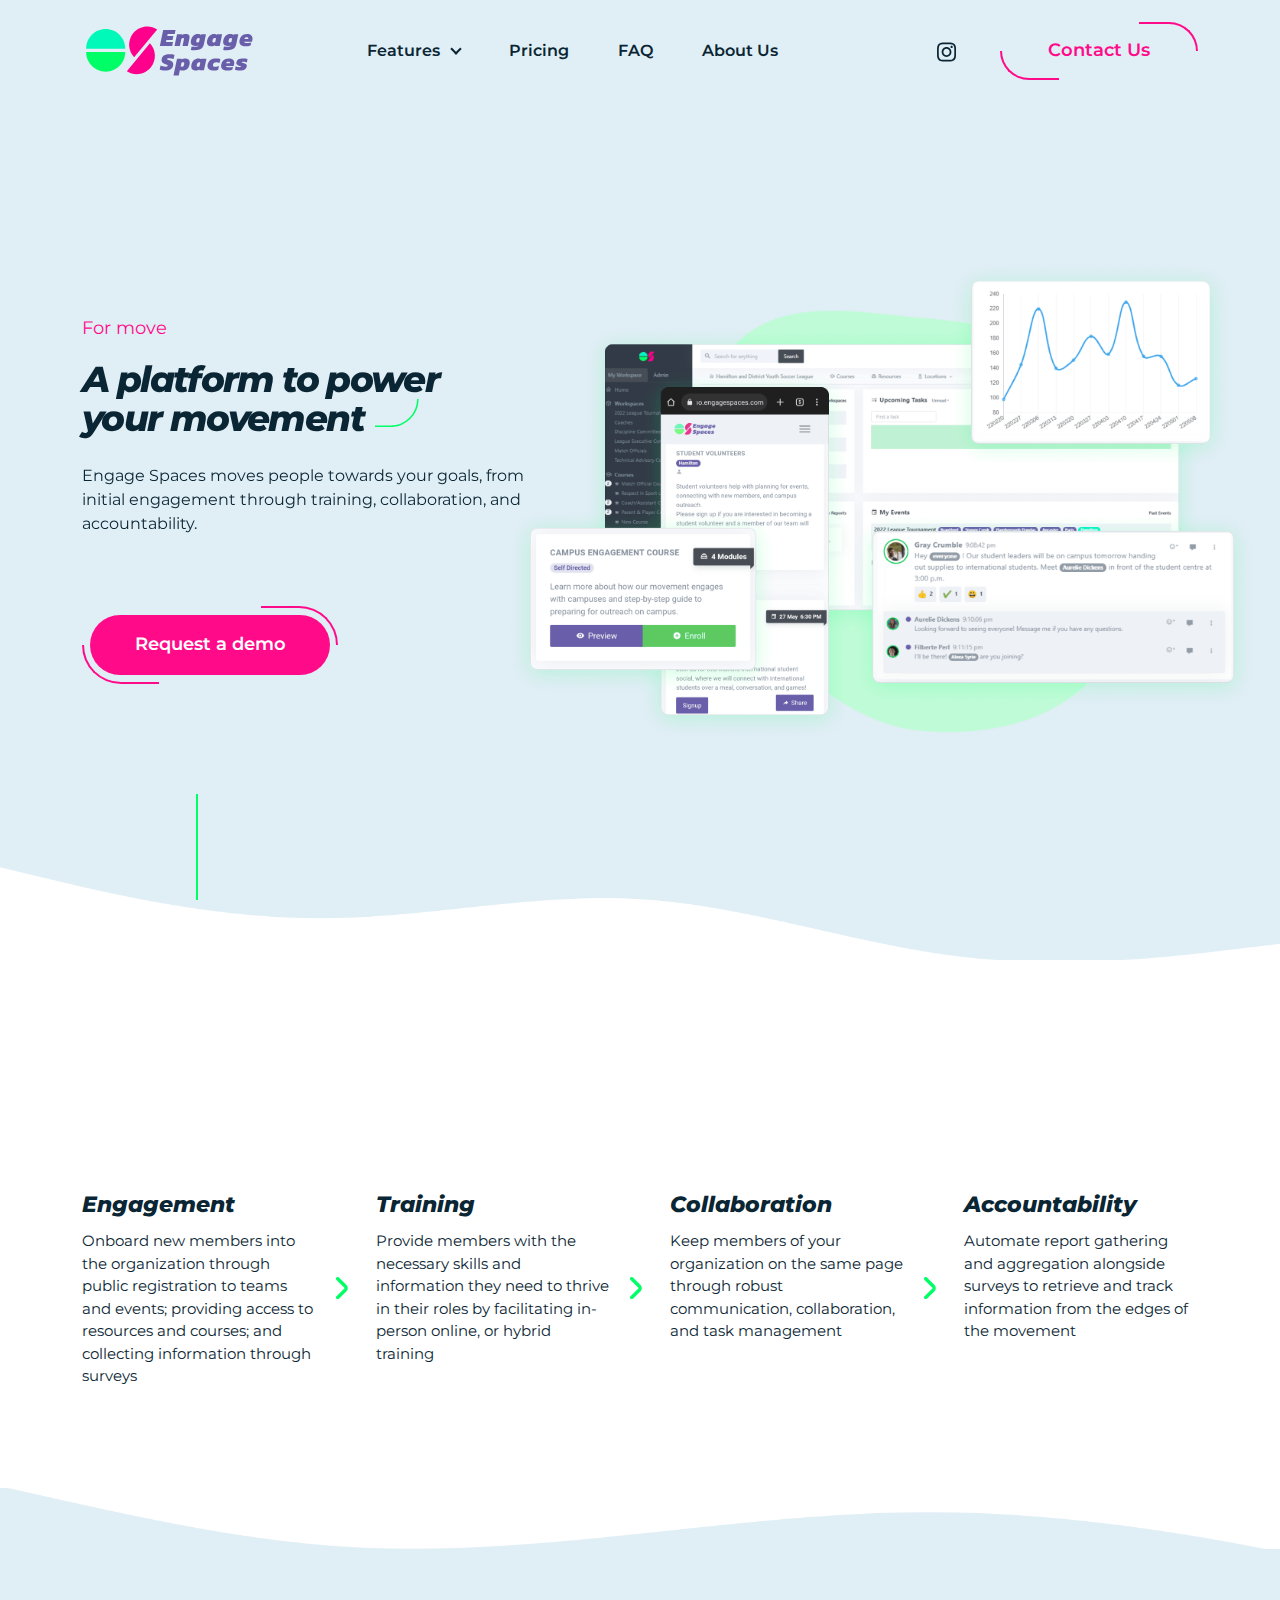
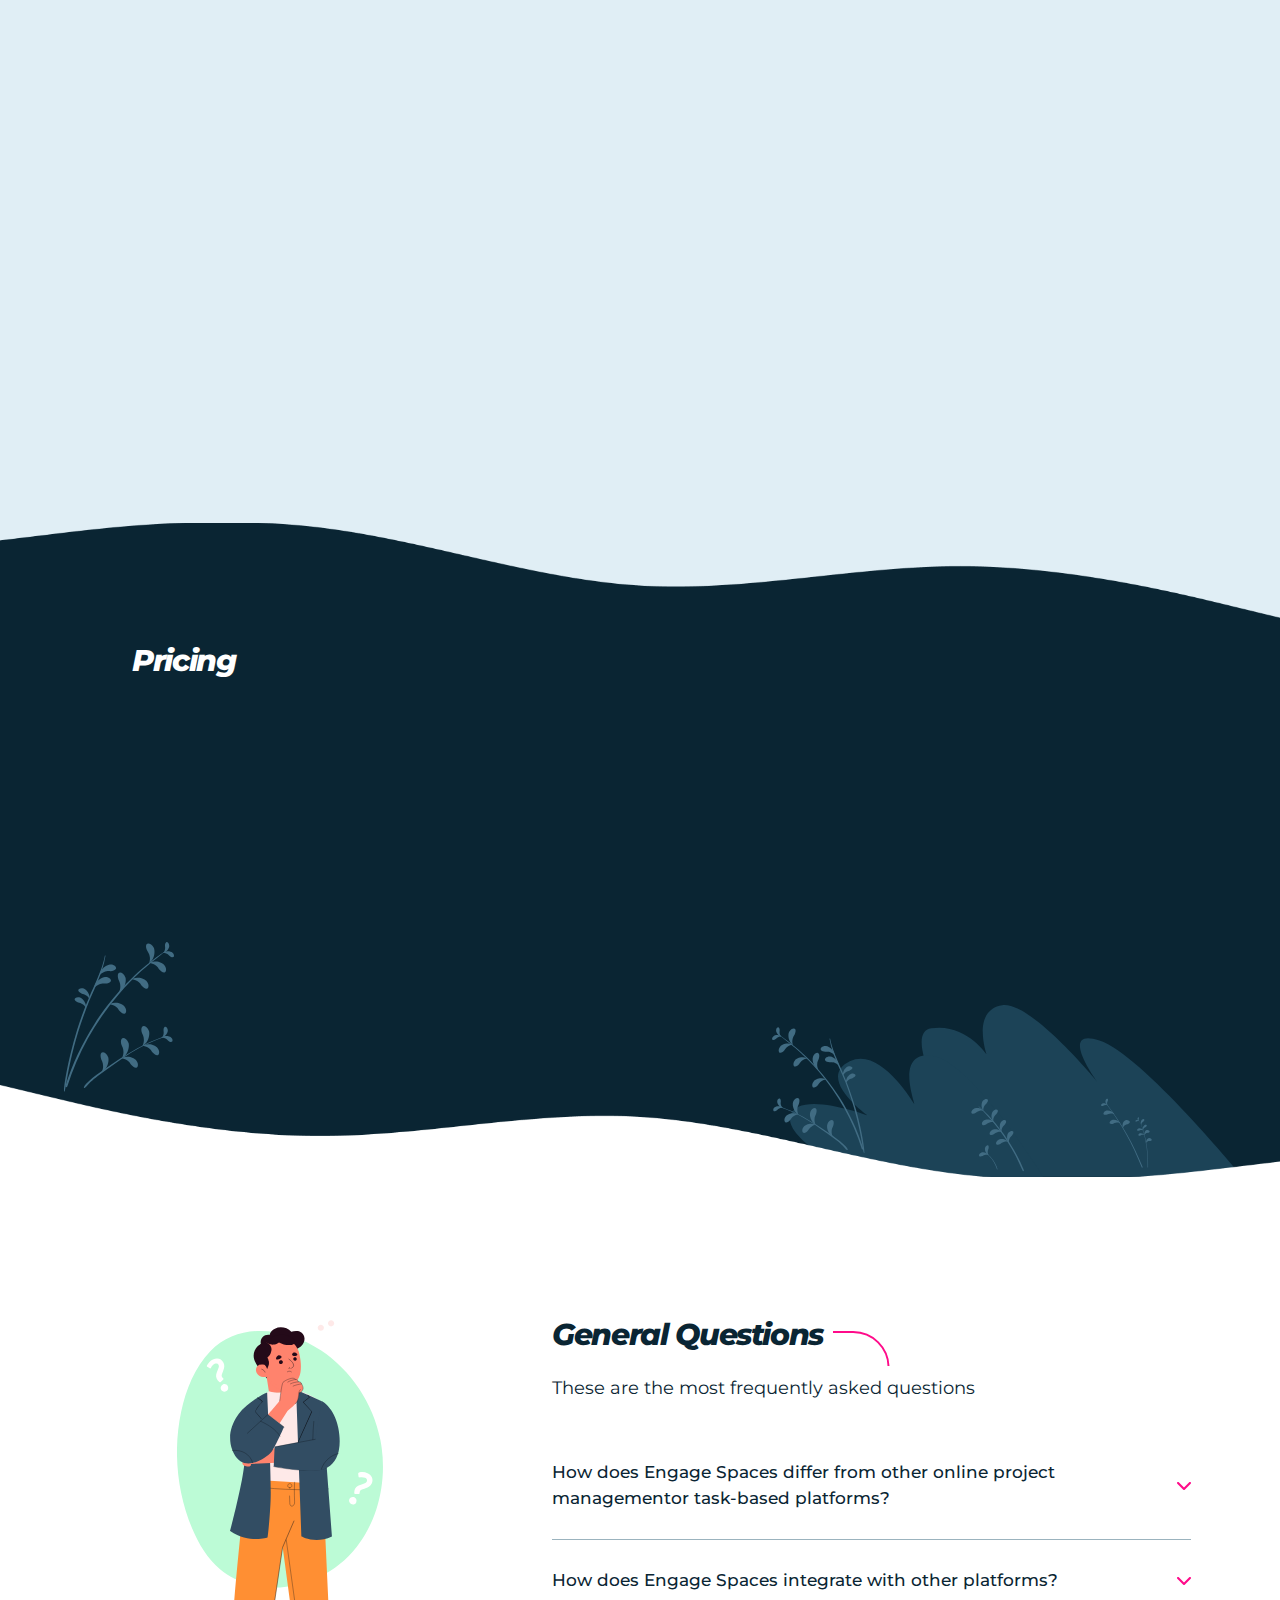
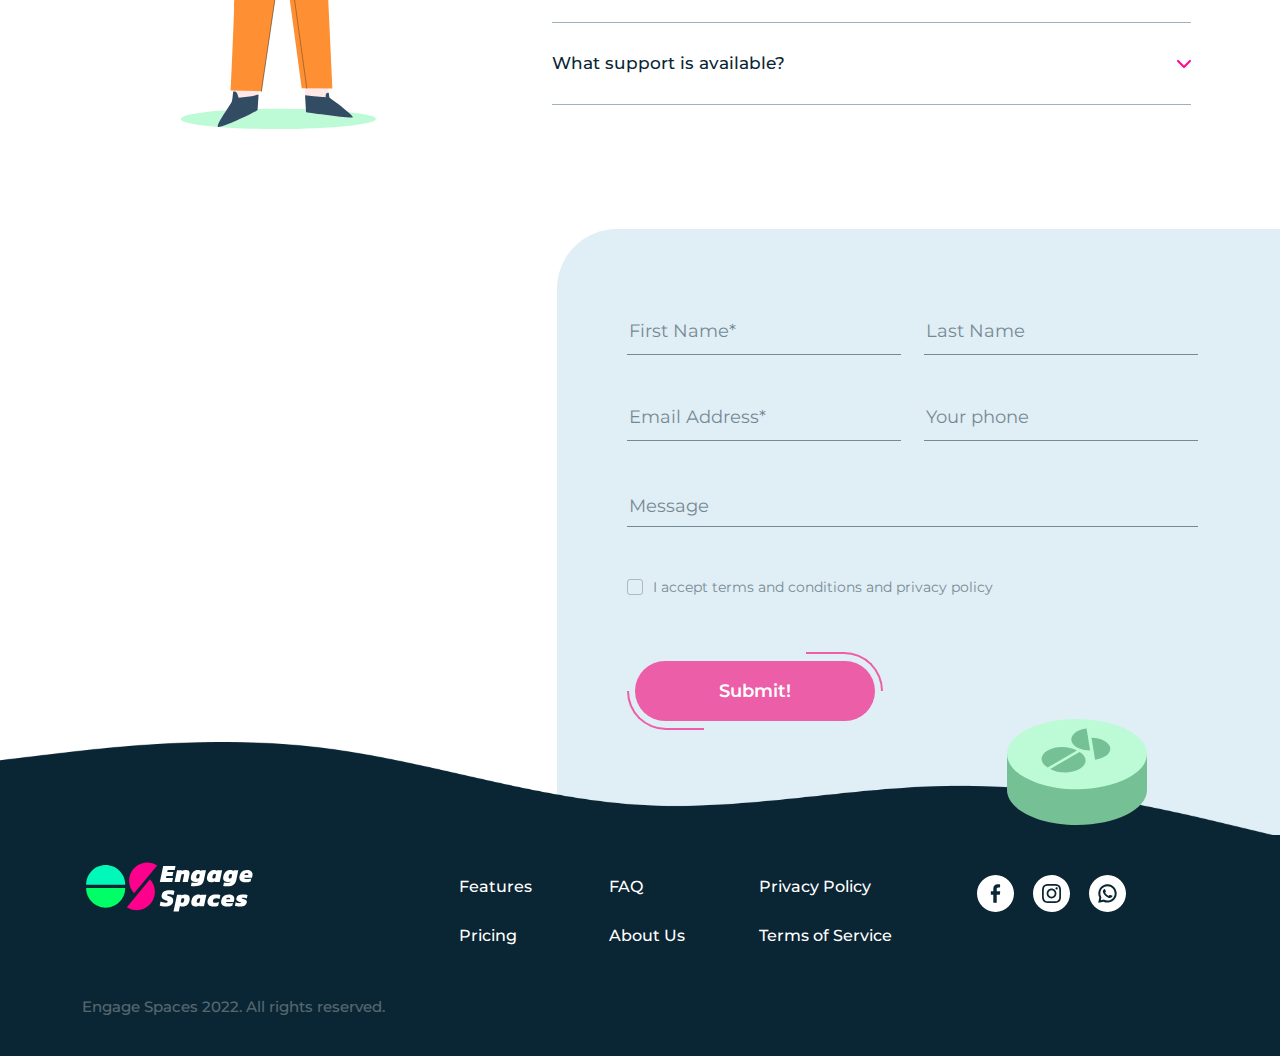
<file: index.html>
<!DOCTYPE html>
<html lang="en">

<head>
    <meta charset="UTF-8">
    <meta http-equiv="X-UA-Compatible" content="IE=edge">
    <meta name="viewport" content="width=device-width, initial-scale=1.0">
    <title>Engage Spaces</title>
    <link rel="icon" type="image/x-icon" href="img/favicon.png">
    <link rel="stylesheet" href="css/lib/bootstrap.min.css">
    <link rel="stylesheet" href="css/lib/aos.css">
    <link rel="stylesheet" href="css/style.css">
</head>

<body>
    <div class="pagewrapper">
        <header class="header">
            <div class="container">
                <div class="row align-items-center">
                    <div class="col-lg-3 col-8">
                        <div class="header__logo">
                            <a href="index.html">
                                <img src="img/svg/logo.svg" alt="logo">
                            </a>
                        </div>
                    </div>
                    <div class="col-xl-6 col-lg-5 col-4">
                        <nav class="header__menu">
                            <ul>
                                <li class="submenu">
                                    <a href="#">Features</a>
                                    <ul>
                                        <li>
                                            <a href="engagement.html#Engagement">
                                                Engagement
                                            </a>
                                        </li>
                                        <li>
                                            <a href="training.html#Training">
                                                Training
                                            </a>
                                        </li>
                                        <li>
                                            <a href="collaboration.html#Collaboration">
                                                Collaboration
                                            </a>
                                        </li>
                                        <li>
                                            <a href="accountability.html#Accountability">
                                                Accountability
                                            </a>
                                        </li>
                                    </ul>
                                </li>
                                <li>
                                    <a href="index.html#pricing">Pricing</a>
                                </li>
                                <li>
                                    <a href="faq.html">FAQ</a>
                                </li>
                                <li>
                                    <a href="about.html">About Us</a>
                                </li>
                            </ul>
                        </nav>
                        <div class="burger-btn">
                            <span></span>
                            <span></span>
                            <span></span>
                        </div>
                        <nav class="mobile__menu">
                            <div class="container">
                                <div class="mobile__menu-inner">
                                    <ul>
                                        <li class="mobile__submenu">
                                            <a href="#">Features</a>
                                            <ul>
                                                <li>
                                                    <a href="engagement.html#Engagement">
                                                        Engagement
                                                    </a>
                                                </li>
                                                <li>
                                                    <a href="training.html#Training">
                                                        Training
                                                    </a>
                                                </li>
                                                <li>
                                                    <a href="collaboration.html#Collaboration">
                                                        Collaboration
                                                    </a>
                                                </li>
                                                <li>
                                                    <a href="accountability.html#Accountability">
                                                        Accountability
                                                    </a>
                                                </li>
                                            </ul>
                                        </li>
                                        <li class="mobile__link">
                                            <a href="index.html#pricing">Pricing</a>
                                        </li>
                                        <li>
                                            <a href="faq.html">FAQ</a>
                                        </li>
                                        <li>
                                            <a href="about.html">About Us</a>
                                        </li>
                                    </ul>
                                    <div class="header__social--mobile">
                                        <a href="instagram.com">
                                            <svg width="19" height="20" viewBox="0 0 19 20" fill="none"
                                                xmlns="http://www.w3.org/2000/svg">
                                                <g clip-path="url(#clip0_165_557)">
                                                    <path
                                                        d="M18.9815 6.08605C18.9369 5.07651 18.7737 4.38246 18.5398 3.78105C18.2986 3.14267 17.9274 2.57114 17.4411 2.09601C16.966 1.6135 16.3907 1.23856 15.7597 1.00107C15.1548 0.767211 14.4644 0.603956 13.4549 0.559445C12.4378 0.511164 12.1149 0.5 9.53529 0.5C6.95569 0.5 6.6328 0.511164 5.61949 0.555675C4.60995 0.600186 3.9159 0.763586 3.31464 0.997305C2.67612 1.23856 2.10458 1.60973 1.62946 2.09601C1.14694 2.57114 0.772154 3.14644 0.534521 3.77743C0.300658 4.38246 0.137403 5.07274 0.0928918 6.08228C0.0446112 7.09936 0.0334473 7.42225 0.0334473 10.0019C0.0334473 12.5815 0.0446112 12.9043 0.0891221 13.9177C0.133633 14.9272 0.297033 15.6213 0.530896 16.2227C0.772154 16.861 1.14694 17.4326 1.62946 17.9077C2.10458 18.3902 2.67989 18.7651 3.31087 19.0026C3.9159 19.2365 4.60618 19.3998 5.61587 19.4443C6.62903 19.4889 6.95206 19.4999 9.53167 19.4999C12.1113 19.4999 12.4342 19.4889 13.4475 19.4443C14.457 19.3998 15.1511 19.2365 15.7523 19.0026C17.0292 18.509 18.0388 17.4994 18.5324 16.2227C18.7662 15.6176 18.9296 14.9272 18.9741 13.9177C19.0186 12.9043 19.0297 12.5815 19.0297 10.0019C19.0297 7.42225 19.026 7.09936 18.9815 6.08605ZM17.2705 13.8434C17.2296 14.7713 17.0737 15.2724 16.9438 15.6065C16.6246 16.4342 15.9676 17.0911 15.1399 17.4104C14.8058 17.5403 14.3011 17.6962 13.3769 17.7369C12.3747 17.7816 12.0742 17.7926 9.53906 17.7926C7.00397 17.7926 6.69964 17.7816 5.70112 17.7369C4.7732 17.6962 4.27213 17.5403 3.93808 17.4104C3.52618 17.2582 3.15124 17.0169 2.84691 16.7014C2.53142 16.3933 2.29016 16.0221 2.13793 15.6102C2.00802 15.2762 1.85216 14.7713 1.81142 13.8472C1.76676 12.845 1.75574 12.5443 1.75574 10.0093C1.75574 7.47416 1.76676 7.16983 1.81142 6.17145C1.85216 5.24353 2.00802 4.74246 2.13793 4.40841C2.29016 3.99636 2.53142 3.62157 2.85068 3.31709C3.15863 3.0016 3.5298 2.76034 3.94185 2.60825C4.2759 2.47835 4.78074 2.32248 5.70489 2.2816C6.70704 2.23709 7.00774 2.22592 9.54269 2.22592C12.0815 2.22592 12.3821 2.23709 13.3806 2.2816C14.3085 2.32248 14.8096 2.47835 15.1437 2.60825C15.5556 2.76034 15.9305 3.0016 16.2348 3.31709C16.5503 3.62519 16.7916 3.99636 16.9438 4.40841C17.0737 4.74246 17.2296 5.24716 17.2705 6.17145C17.315 7.1736 17.3261 7.47416 17.3261 10.0093C17.3261 12.5443 17.315 12.8413 17.2705 13.8434Z"
                                                        fill="#0A2533" />
                                                    <path
                                                        d="M9.53513 5.12109C6.84055 5.12109 4.6543 7.30721 4.6543 10.0019C4.6543 12.6967 6.84055 14.8828 9.53513 14.8828C12.2299 14.8828 14.416 12.6967 14.416 10.0019C14.416 7.30721 12.2299 5.12109 9.53513 5.12109ZM9.53513 13.168C7.78703 13.168 6.36906 11.7502 6.36906 10.0019C6.36906 8.25368 7.78703 6.83585 9.53513 6.83585C11.2834 6.83585 12.7012 8.25368 12.7012 10.0019C12.7012 11.7502 11.2834 13.168 9.53513 13.168Z"
                                                        fill="#0A2533" />
                                                    <path
                                                        d="M15.749 4.92803C15.749 5.55727 15.2388 6.06748 14.6094 6.06748C13.9802 6.06748 13.47 5.55727 13.47 4.92803C13.47 4.29864 13.9802 3.78857 14.6094 3.78857C15.2388 3.78857 15.749 4.29864 15.749 4.92803Z"
                                                        fill="#0A2533" />
                                                </g>
                                                <defs>
                                                    <clipPath id="clip0_165_557">
                                                        <rect width="19" height="19" fill="white"
                                                            transform="translate(0 0.5)" />
                                                    </clipPath>
                                                </defs>
                                            </svg>
                                        </a>
                                    </div>
                                    <div class="header__button--mobile pinkbtn">
                                        <a href="contact.html">Contact Us</a>
                                    </div>
                                </div>
                            </div>
                        </nav>
                    </div>
                    <div class="col-xl-3 col-lg-4">
                        <div class="header__right">
                            <div class="header__social">
                                <a href="instagram.com">
                                    <svg width="19" height="20" viewBox="0 0 19 20" fill="none"
                                        xmlns="http://www.w3.org/2000/svg">
                                        <g clip-path="url(#clip0_165_557)">
                                            <path
                                                d="M18.9815 6.08605C18.9369 5.07651 18.7737 4.38246 18.5398 3.78105C18.2986 3.14267 17.9274 2.57114 17.4411 2.09601C16.966 1.6135 16.3907 1.23856 15.7597 1.00107C15.1548 0.767211 14.4644 0.603956 13.4549 0.559445C12.4378 0.511164 12.1149 0.5 9.53529 0.5C6.95569 0.5 6.6328 0.511164 5.61949 0.555675C4.60995 0.600186 3.9159 0.763586 3.31464 0.997305C2.67612 1.23856 2.10458 1.60973 1.62946 2.09601C1.14694 2.57114 0.772154 3.14644 0.534521 3.77743C0.300658 4.38246 0.137403 5.07274 0.0928918 6.08228C0.0446112 7.09936 0.0334473 7.42225 0.0334473 10.0019C0.0334473 12.5815 0.0446112 12.9043 0.0891221 13.9177C0.133633 14.9272 0.297033 15.6213 0.530896 16.2227C0.772154 16.861 1.14694 17.4326 1.62946 17.9077C2.10458 18.3902 2.67989 18.7651 3.31087 19.0026C3.9159 19.2365 4.60618 19.3998 5.61587 19.4443C6.62903 19.4889 6.95206 19.4999 9.53167 19.4999C12.1113 19.4999 12.4342 19.4889 13.4475 19.4443C14.457 19.3998 15.1511 19.2365 15.7523 19.0026C17.0292 18.509 18.0388 17.4994 18.5324 16.2227C18.7662 15.6176 18.9296 14.9272 18.9741 13.9177C19.0186 12.9043 19.0297 12.5815 19.0297 10.0019C19.0297 7.42225 19.026 7.09936 18.9815 6.08605ZM17.2705 13.8434C17.2296 14.7713 17.0737 15.2724 16.9438 15.6065C16.6246 16.4342 15.9676 17.0911 15.1399 17.4104C14.8058 17.5403 14.3011 17.6962 13.3769 17.7369C12.3747 17.7816 12.0742 17.7926 9.53906 17.7926C7.00397 17.7926 6.69964 17.7816 5.70112 17.7369C4.7732 17.6962 4.27213 17.5403 3.93808 17.4104C3.52618 17.2582 3.15124 17.0169 2.84691 16.7014C2.53142 16.3933 2.29016 16.0221 2.13793 15.6102C2.00802 15.2762 1.85216 14.7713 1.81142 13.8472C1.76676 12.845 1.75574 12.5443 1.75574 10.0093C1.75574 7.47416 1.76676 7.16983 1.81142 6.17145C1.85216 5.24353 2.00802 4.74246 2.13793 4.40841C2.29016 3.99636 2.53142 3.62157 2.85068 3.31709C3.15863 3.0016 3.5298 2.76034 3.94185 2.60825C4.2759 2.47835 4.78074 2.32248 5.70489 2.2816C6.70704 2.23709 7.00774 2.22592 9.54269 2.22592C12.0815 2.22592 12.3821 2.23709 13.3806 2.2816C14.3085 2.32248 14.8096 2.47835 15.1437 2.60825C15.5556 2.76034 15.9305 3.0016 16.2348 3.31709C16.5503 3.62519 16.7916 3.99636 16.9438 4.40841C17.0737 4.74246 17.2296 5.24716 17.2705 6.17145C17.315 7.1736 17.3261 7.47416 17.3261 10.0093C17.3261 12.5443 17.315 12.8413 17.2705 13.8434Z"
                                                fill="#0A2533" />
                                            <path
                                                d="M9.53513 5.12109C6.84055 5.12109 4.6543 7.30721 4.6543 10.0019C4.6543 12.6967 6.84055 14.8828 9.53513 14.8828C12.2299 14.8828 14.416 12.6967 14.416 10.0019C14.416 7.30721 12.2299 5.12109 9.53513 5.12109ZM9.53513 13.168C7.78703 13.168 6.36906 11.7502 6.36906 10.0019C6.36906 8.25368 7.78703 6.83585 9.53513 6.83585C11.2834 6.83585 12.7012 8.25368 12.7012 10.0019C12.7012 11.7502 11.2834 13.168 9.53513 13.168Z"
                                                fill="#0A2533" />
                                            <path
                                                d="M15.749 4.92803C15.749 5.55727 15.2388 6.06748 14.6094 6.06748C13.9802 6.06748 13.47 5.55727 13.47 4.92803C13.47 4.29864 13.9802 3.78857 14.6094 3.78857C15.2388 3.78857 15.749 4.29864 15.749 4.92803Z"
                                                fill="#0A2533" />
                                        </g>
                                        <defs>
                                            <clipPath id="clip0_165_557">
                                                <rect width="19" height="19" fill="white"
                                                    transform="translate(0 0.5)" />
                                            </clipPath>
                                        </defs>
                                    </svg>
                                </a>
                            </div>
                            <div class="header__button">
                                <a href="contact.html">Contact Us</a>
                            </div>
                        </div>
                    </div>
                </div>
            </div>
            <img src="img/header_frame.png" alt="" class="header__frame">
        </header>

        <main class="main">

            <section class="welcomescreen">
                <div class="container">
                    <div class="welcomescreen__inner">
                        <div class="row align-items-center">

                            <div class="col-xl-5 col-lg-6 order-2 order-lg-1">
                                <div class="welcomescreen__subtitle">
                                    <span id="item" data-text="For movements and the people who lead them">

                                    </span>
                                </div>
                                <h1 class="welcomescreen__title" data-aos="fade-down">
                                    A platform to power<br>
                                    <span>your movement</span>
                                </h1>
                                <div class="welcomescreen__text" data-aos="fade-down" data-aos-delay="300">
                                    <p>
                                        Engage Spaces moves people towards your goals, from initial engagement through
                                        training, collaboration, and accountability.
                                    </p>
                                </div>
                                <div class="welcomescreen__btn pinkbtn" data-aos="fade-down" data-aos-delay="800">
                                    <a href="contact.html">
                                        Request a demo
                                    </a>
                                </div>
                                <a class="welcomescreen__btn-down" href="#info"></a>
                            </div>

                            <div class="col-xl-7 col-lg-6 order-1 order-lg-2">
                                <div class="welcomescreen__img" data-aos="fade" data-duration="1000">
                                    <picture>
                                        <source srcset="img/welcome_mobile_bg.png" media="(max-width: 768px)">
                                        <img src="img/welcome_bg.png" alt="image">
                                    </picture>
                                </div>
                            </div>
                        </div>
                    </div>
                </div>
                <img src="img/info_frame.png" alt="frame" class="welcomescreen__frame">
            </section>

            <section class="info" id="info">
                <div class="container">
                    <h2 class="info__title" data-aos="zoom-in-down">
                        Engage Spaces helps movements mobilize by <span>providing a place for everyone</span> - from
                        newcomers to leaders - to work together!
                    </h2>

                    <div class="info__inner">
                        <div class="info__item">
                            <h3>
                                Engagement
                            </h3>
                            <p>
                                Onboard new members into the organization through public registration to teams and
                                events;
                                providing access to resources and courses; and collecting information through surveys
                            </p>
                        </div>

                        <div class="info__item">
                            <h3>
                                Training
                            </h3>
                            <p>
                                Provide members with the necessary skills and information they need to thrive in their
                                roles by
                                facilitating in-person online, or hybrid training
                            </p>
                        </div>

                        <div class="info__item">
                            <h3>
                                Collaboration
                            </h3>
                            <p>
                                Keep members of your organization on the same page through robust communication,
                                collaboration,
                                and task management
                            </p>
                        </div>

                        <div class="info__item">
                            <h3>
                                Accountability
                            </h3>
                            <p>
                                Automate report gathering and aggregation alongside surveys to retrieve and track
                                information
                                from the edges of the movement
                            </p>
                        </div>
                    </div>
                </div>
            </section>

            <section class="about">
                <img class="about__frame" src="img/about_frame.png" alt="image">
                <div class="container">
                    <div class="row">
                        <div class="col-xl-7 col-lg-6">
                            <div class="about__img" data-aos="fade" data-aos-delay="400" data-aos-duration="800">
                                <img src="img/svg/about_img.svg" alt="about">
                            </div>
                        </div>
                        <div class="col-xl-5 col-lg-6">
                            <h2 class="about__title" data-aos="fade-left" data-aos-delay="100">
                                About
                            </h2>
                            <div class="about__content" data-aos="fade-left" data-aos-delay="400">
                                <p>
                                    Engage Spaces was developed by software professionals and movement leaders.
                                </p>
                                <p>
                                    We designed, tested, and implemented Engage Spaces to movements on university and
                                    college campuses across North America.
                                </p>
                            </div>
                            <div class="about__btn pinkbtn" data-aos="fade-left" data-aos-delay="600">
                                <a href="about.html">
                                    Learn more
                                </a>
                            </div>
                        </div>
                    </div>
                </div>
            </section>

            <section class="pricing" id="pricing">
                <img src="img/pricing_frame.png" alt="frame" class="pricing__frame">
                <div class="container">
                    <h2 class="pricing__title">
                        Pricing
                    </h2>
                    <div class="row">
                        <div class="col-lg-6">
                            <div class="pricing__left">
                                <div class="pricing__content" data-aos="fade">
                                    <p>
                                        Movements can take time to gain momentum. Access to all Engage Spaces features
                                        is
                                        <b>free</b> for movements and organizations with <b>less than 5</b> active
                                        accounts
                                        or 50
                                        contacts (members assigned to the organization’s account).
                                    </p>
                                    <p>
                                        For larger movements of <b>50 or more members</b>, a monthly fee provides
                                        <b>access
                                            to all features for unlimited locations and members</b>.
                                    </p>
                                </div>
                            </div>
                        </div>
                        <div class="col-lg-6">
                            <div class="pricing__right">
                                <div class="pricing__subtitle" data-aos="fade">
                                    <p>
                                        Your movement is unique, Engage Spaces is best when we uniquely understand your
                                        needs
                                        and objectives. Contact us for a demo and pricing details.
                                    </p>
                                </div>
                                <div class="pricing__btn pinkbtn" data-aos="fade-left" data-aos-delay="400">
                                    <a href="contact.html">
                                        Request a demo
                                    </a>
                                </div>
                            </div>
                        </div>
                    </div>
                </div>
                <img src="img/svg/pricing_pos1.svg" alt="frame" class="pricing__posleft">
                <img src="img/svg/pricing_pos2.svg" alt="frame" class="pricing__posright">
                <img src="img/pricing_frame2.png" alt="frame" class="pricing__frame2">
            </section>

            <section class="question" id="faq">
                <div class="container">
                    <div class="row">
                        <div class="col-lg-4">
                            <div class="question__img">
                                <img src="img/svg/question_img.svg" alt="image">
                            </div>
                        </div>
                        <div class="col-lg-8">
                            <div class="question__content">
                                <h2 class="question__title">
                                    General Questions
                                </h2>
                                <div class="question__subtitle">
                                    These are the most frequently asked questions
                                </div>
                                <div class="question__acordeon">
                                    <div class="question__acordeon-field">
                                        <div class="question__acordeon-header">
                                            <h3>
                                                How does Engage Spaces differ from other online project managementor
                                                task-based platforms?
                                            </h3>
                                            <img src="img/svg/accordeon_arrow.svg" alt="arrow"
                                                class="question__acordeon-arrow">
                                        </div>
                                        <div class="question__acordeon-body">
                                            Lorem ipsum dolor sit amet consectetur adipisicing elit. Aspernatur incidunt
                                            laborum quod perferendis sapiente, corporis a veritatis vitae deserunt
                                            debitis voluptas ullam, magnam laudantium consequatur? Reprehenderit aut
                                            cumque animi rem.
                                        </div>

                                    </div>

                                    <div class="question__acordeon-field">
                                        <div class="question__acordeon-header">
                                            <h3>
                                                How does Engage Spaces integrate with other platforms?
                                            </h3>
                                            <img src="img/svg/accordeon_arrow.svg" alt="arrow"
                                                class="question__acordeon-arrow">
                                        </div>
                                        <div class="question__acordeon-body">
                                            Lorem ipsum dolor sit amet consectetur adipisicing elit. Aspernatur incidunt
                                            laborum quod perferendis sapiente, corporis a veritatis vitae deserunt
                                            debitis voluptas ullam, magnam laudantium consequatur? Reprehenderit aut
                                            cumque animi rem.
                                        </div>

                                    </div>

                                    <div class="question__acordeon-field">
                                        <div class="question__acordeon-header">
                                            <h3>
                                                What support is available?
                                            </h3>
                                            <img src="img/svg/accordeon_arrow.svg" alt="arrow"
                                                class="question__acordeon-arrow">
                                        </div>
                                        <div class="question__acordeon-body">
                                            Lorem ipsum dolor sit amet consectetur adipisicing elit. Aspernatur incidunt
                                            laborum quod perferendis sapiente, corporis a veritatis vitae deserunt
                                            debitis voluptas ullam, magnam laudantium consequatur? Reprehenderit aut
                                            cumque animi rem.
                                        </div>

                                    </div>

                                </div>
                            </div>
                        </div>
                    </div>
                </div>
            </section>

            <section class="contact">
                <div class="container">
                    <div class="row">
                        <div class="col-lg-5">
                            <div class="contact__content">
                                <h2 class="contact__title" data-aos="fade-down">
                                    Let’s Talk!
                                </h2>
                                <div class="contact__subtitle" data-aos="fade-down" data-aos-delay="300">
                                    We’re always here to help you out with any questions or issues you have about Engage
                                    Spaces. Submit the form below and we’ll get back to you as soon as we can.
                                </div>
                            </div>
                        </div>
                        <div class="col-lg-7">
                            <div class="contact__form">
                                <form>
                                    <input type="text" placeholder="First Name*" required>
                                    <input type="text" placeholder="Last Name">
                                    <input type="text" placeholder="Email Address*" required>
                                    <input type="tel" class="phoneinp" placeholder="Your phone">
                                    <textarea placeholder="Message"></textarea>
                                    <div class="checkfield">
                                        <input id="check" type="checkbox">
                                        <label for="check">I accept terms and conditions and privacy policy</label>
                                    </div>
                                    <button class="pinkbtn formbtn" disabled="">
                                        <span>
                                            Submit!
                                        </span>
                                    </button>

                                </form>
                                <img src="img/svg/contact_img.svg" alt="img" class="contact__form-img">
                            </div>
                        </div>
                    </div>
                </div>
            </section>

        </main>

        <footer class="footer">
            <img src="img/footer_frame.png" alt="img" class="footer__frame">
            <div class="container">
                <div class="row">
                    <div class="col-xxl-2 col-lg-3 col-md-4">
                        <div class="footer__logo">
                            <a href="index.html">
                                <img src="img/svg/footer__logo.svg" alt="logo">
                            </a>
                        </div>
                    </div>
                    <div class="col-lg-6 col-md-8">
                        <nav class="footer__menu">
                            <ul>
                                <li>
                                    <a href="engagement.html">Features</a>
                                </li>
                                <li>
                                    <a href="faq.html">FAQ</a>
                                </li>
                                <li>
                                    <a href="privacy.html">Privacy Policy</a>
                                </li>
                                <li>
                                    <a href="index.html#pricing">Pricing</a>
                                </li>
                                <li>
                                    <a href="about.html">About Us</a>
                                </li>
                                <li>
                                    <a href="terms.html">Terms of Service</a>
                                </li>
                            </ul>
                        </nav>
                    </div>
                    <div class="col-xxl-4 col-lg-3">
                        <div class="footer__social">
                            <a href="#">
                                <svg width="37" height="37" viewBox="0 0 37 37" fill="none"
                                    xmlns="http://www.w3.org/2000/svg">
                                    <path fill-rule="evenodd" clip-rule="evenodd"
                                        d="M37 18.5C37 28.7173 28.7173 37 18.5 37C8.28273 37 0 28.7173 0 18.5C0 8.28273 8.28273 0 18.5 0C28.7173 0 37 8.28273 37 18.5ZM22.8814 19.3252L23.1881 16.7498C23.1967 16.682 23.1908 16.6131 23.171 16.5477C23.1512 16.4822 23.1178 16.4217 23.073 16.37C23.0282 16.3184 22.973 16.2767 22.9111 16.2478C22.8491 16.2188 22.7818 16.2033 22.7134 16.2021H19.7169V14.0478C19.7169 13.0693 19.9749 12.4145 21.343 12.3926H22.6063C22.7354 12.3926 22.8593 12.3413 22.9506 12.25C23.0419 12.1587 23.0932 12.0348 23.0932 11.9057V9.73684C23.0932 9.60772 23.0419 9.48389 22.9506 9.39259C22.8593 9.30129 22.7354 9.25 22.6063 9.25H20.5445C18.0276 9.25 16.309 10.8225 16.309 13.7119V16.2094H14.2935C14.1644 16.2094 14.0405 16.2607 13.9492 16.352C13.8579 16.4433 13.8066 16.5671 13.8066 16.6962V19.2716C13.8066 19.4008 13.8579 19.5246 13.9492 19.6159C14.0405 19.7072 14.1644 19.7585 14.2935 19.7585H16.3212L16.3066 27.3995C16.3059 27.4449 16.3142 27.4899 16.331 27.5321C16.3478 27.5743 16.3727 27.6128 16.4044 27.6453C16.436 27.6779 16.4738 27.7039 16.5155 27.7218C16.5571 27.7398 16.602 27.7494 16.6474 27.75H19.3761C19.4674 27.7487 19.5544 27.7114 19.6183 27.6462C19.6821 27.581 19.7176 27.4932 19.7169 27.4019V19.7585H22.3945C22.5149 19.7592 22.6313 19.7153 22.7212 19.6353C22.8111 19.5553 22.8681 19.4448 22.8814 19.3252Z"
                                        fill="white" />
                                </svg>
                            </a>
                            <a href="#">
                                <svg width="37" height="37" viewBox="0 0 37 37" fill="none"
                                    xmlns="http://www.w3.org/2000/svg">
                                    <g clip-path="url(#clip0_165_506)">
                                        <path fill-rule="evenodd" clip-rule="evenodd"
                                            d="M37.0006 18.4998C37.0006 28.717 28.718 36.9997 18.5008 36.9997C8.28364 36.9997 0.000976562 28.717 0.000976562 18.4998C0.000976562 8.28266 8.28364 0 18.5008 0C28.718 0 37.0006 8.28266 37.0006 18.4998ZM27.5398 12.2811C27.7737 12.8825 27.9369 13.5765 27.9815 14.5861C28.026 15.5994 28.0297 15.9223 28.0297 18.5019C28.0297 21.0815 28.0186 21.4043 27.9741 22.4177C27.9295 23.4272 27.7661 24.1176 27.5324 24.7227C27.0387 25.9994 26.0292 27.009 24.7523 27.5026C24.151 27.7365 23.457 27.8998 22.4475 27.9443C21.4341 27.9889 21.1113 27.9999 18.5317 27.9999C15.9521 27.9999 15.629 27.9889 14.6159 27.9443C13.6062 27.8998 12.9159 27.7365 12.3109 27.5026C11.6799 27.2652 11.1046 26.8902 10.6295 26.4077C10.1469 25.9326 9.77215 25.361 9.53089 24.7227C9.29702 24.1213 9.13363 23.4272 9.08911 22.4177C9.0446 21.4043 9.03344 21.0815 9.03344 18.5019C9.03344 15.9223 9.0446 15.5994 9.09288 14.5823C9.13739 13.5727 9.30065 12.8825 9.53451 12.2774C9.77215 11.6464 10.1469 11.0711 10.6295 10.596C11.1046 10.1097 11.6761 9.73856 12.3146 9.49731C12.9159 9.26359 13.6099 9.10019 14.6195 9.05568C15.6328 9.01116 15.9557 9 18.5353 9C21.1149 9 21.4378 9.01116 22.4549 9.05945C23.4644 9.10396 24.1548 9.26721 24.7597 9.50107C25.3907 9.73856 25.966 10.1135 26.4411 10.596C26.9274 11.0711 27.2986 11.6427 27.5398 12.2811ZM25.9438 24.1065C26.0737 23.7724 26.2296 23.2713 26.2705 22.3434C26.315 21.3413 26.3261 21.0443 26.3261 18.5093C26.3261 15.9742 26.315 15.6736 26.2705 14.6714C26.2296 13.7472 26.0737 13.2425 25.9438 12.9084C25.7916 12.4964 25.5503 12.1252 25.2348 11.8171C24.9305 11.5016 24.5556 11.2603 24.1437 11.1083C23.8096 10.9783 23.3085 10.8225 22.3806 10.7816C21.3821 10.7371 21.0815 10.7259 18.5427 10.7259C16.0077 10.7259 15.707 10.7371 14.7049 10.7816C13.7807 10.8225 13.2759 10.9783 12.9418 11.1083C12.5298 11.2603 12.1586 11.5016 11.8507 11.8171C11.5314 12.1216 11.2902 12.4964 11.1379 12.9084C11.008 13.2425 10.8522 13.7435 10.8114 14.6714C10.7668 15.6698 10.7557 15.9742 10.7557 18.5093C10.7557 21.0443 10.7668 21.345 10.8114 22.3472C10.8522 23.2713 11.008 23.7762 11.1379 24.1102C11.2902 24.5221 11.5314 24.8933 11.8469 25.2014C12.1512 25.5169 12.5262 25.7582 12.9381 25.9104C13.2721 26.0403 13.7732 26.1962 14.7011 26.2369C15.6996 26.2816 16.004 26.2926 18.5391 26.2926C21.0741 26.2926 21.3747 26.2816 22.3768 26.2369C23.3011 26.1962 23.8058 26.0403 24.1399 25.9104C24.9676 25.5911 25.6245 24.9342 25.9438 24.1065ZM18.5352 13.621C15.8406 13.621 13.6543 15.8071 13.6543 18.5018C13.6543 21.1966 15.8406 23.3827 18.5352 23.3827C21.2299 23.3827 23.416 21.1966 23.416 18.5018C23.416 15.8071 21.2299 13.621 18.5352 13.621ZM18.5352 21.6679C16.7871 21.6679 15.3691 20.2501 15.3691 18.5018C15.3691 16.7536 16.7871 15.3358 18.5352 15.3358C20.2834 15.3358 21.7013 16.7536 21.7013 18.5018C21.7013 20.2501 20.2834 21.6679 18.5352 21.6679ZM23.6094 14.5675C24.2388 14.5675 24.749 14.0573 24.749 13.428C24.749 12.7986 24.2388 12.2886 23.6094 12.2886C22.9802 12.2886 22.47 12.7986 22.47 13.428C22.47 14.0573 22.9802 14.5675 23.6094 14.5675Z"
                                            fill="white" />
                                    </g>
                                    <defs>
                                        <clipPath id="clip0_165_506">
                                            <rect width="37" height="37" fill="white" />
                                        </clipPath>
                                    </defs>
                                </svg>
                            </a>
                            <a href="#">
                                <svg width="37" height="37" viewBox="0 0 37 37" fill="none"
                                    xmlns="http://www.w3.org/2000/svg">
                                    <path fill-rule="evenodd" clip-rule="evenodd"
                                        d="M18.5 37C28.7173 37 37 28.7173 37 18.5C37 8.28273 28.7173 0 18.5 0C8.28273 0 0 8.28273 0 18.5C0 28.7173 8.28273 37 18.5 37ZM25.026 11.974C23.4866 10.4172 21.4413 9.462 19.2593 9.28095C17.0774 9.09991 14.9026 9.70493 13.1276 10.9868C11.3527 12.2686 10.0945 14.1429 9.58022 16.2711C9.06597 18.3992 9.32956 20.6412 10.3234 22.5921L9.34969 27.3193C9.33927 27.3665 9.33886 27.4154 9.34851 27.4628C9.35815 27.5102 9.37763 27.555 9.40568 27.5944C9.44585 27.654 9.50328 27.6999 9.57027 27.726C9.63726 27.7521 9.71062 27.7572 9.78055 27.7404L14.4055 26.6426C16.3511 27.6104 18.5769 27.8564 20.6868 27.3368C22.7968 26.8173 24.6539 25.5659 25.9276 23.8054C27.2014 22.045 27.8091 19.8896 27.6427 17.7231C27.4763 15.5565 26.5464 13.5193 25.0187 11.974H25.026ZM23.5782 23.5068C22.5138 24.5685 21.1435 25.2702 19.6599 25.5133C18.1753 25.7565 16.6519 25.5283 15.3038 24.8608L14.6563 24.5394L11.8155 25.2113V25.1748L12.4144 22.3097L12.0979 21.6865C11.4086 20.3347 11.1652 18.7993 11.4027 17.3006C11.6401 15.8019 12.3463 14.417 13.4197 13.3445C14.7675 11.9981 16.5947 11.2418 18.4999 11.2418C20.405 11.2418 22.2322 11.9981 23.5801 13.3445L23.6117 13.3883C24.942 14.739 25.6847 16.5607 25.6778 18.4566C25.671 20.351 24.9164 22.166 23.5782 23.5068ZM21.7399 22.8063C22.4287 22.6384 22.9813 21.969 23.3294 21.4213C23.3869 21.3338 23.423 21.234 23.4347 21.13C23.4465 21.0259 23.4336 20.9206 23.3971 20.8225C23.3606 20.7244 23.3015 20.6362 23.2246 20.5652C23.1478 20.4941 23.0552 20.4422 22.9545 20.4135L21.1776 19.9048C21.0605 19.8713 20.9365 19.8708 20.8192 19.9035C20.7019 19.9361 20.5959 20.0006 20.513 20.0898L20.0773 20.5328C19.988 20.6246 19.8734 20.6877 19.7482 20.7141C19.6229 20.7406 19.4926 20.7291 19.3738 20.6813C18.7231 20.3449 18.1246 19.9161 17.5968 19.4082C17.1063 18.9933 16.6747 18.5134 16.314 17.9817C16.2502 17.8705 16.221 17.7428 16.2301 17.6149C16.2392 17.487 16.2862 17.3647 16.3651 17.2636L16.7449 16.7768C16.8179 16.6826 16.864 16.5704 16.8781 16.452C16.8923 16.3337 16.874 16.2137 16.8252 16.105L16.0779 14.4156C16.0369 14.3208 15.9743 14.2369 15.8951 14.1707C15.8159 14.1044 15.7223 14.0575 15.6218 14.0339C15.5213 14.0102 15.4166 14.0104 15.3162 14.0344C15.2157 14.0585 15.1223 14.1056 15.0434 14.1722C14.5468 14.5909 13.9577 15.2286 13.8871 15.937C13.7678 17.1809 14.3034 18.7509 16.3213 20.635L16.3505 20.6618C18.6703 22.8063 20.5228 23.0984 21.7399 22.8063Z"
                                        fill="white" />
                                </svg>

                            </a>
                        </div>
                    </div>
                </div>
                <div class="footer__copy">
                    Engage Spaces 2022. All rights reserved.
                </div>
            </div>
        </footer>

        <div class="btnup">
            <img src="img/svg/btnup_arrow.svg" alt="btn">
        </div>
    </div>


    <script src="js/lib/jquery.js"></script>
    <script src="js/lib/bootstrap.min.js"></script>
    <script src="js/lib/jquery.inputmask.js"></script>
    <script src="js/lib/aos.js"></script>
    <script src="js/main.js"></script>


</body>

</html>
</file>
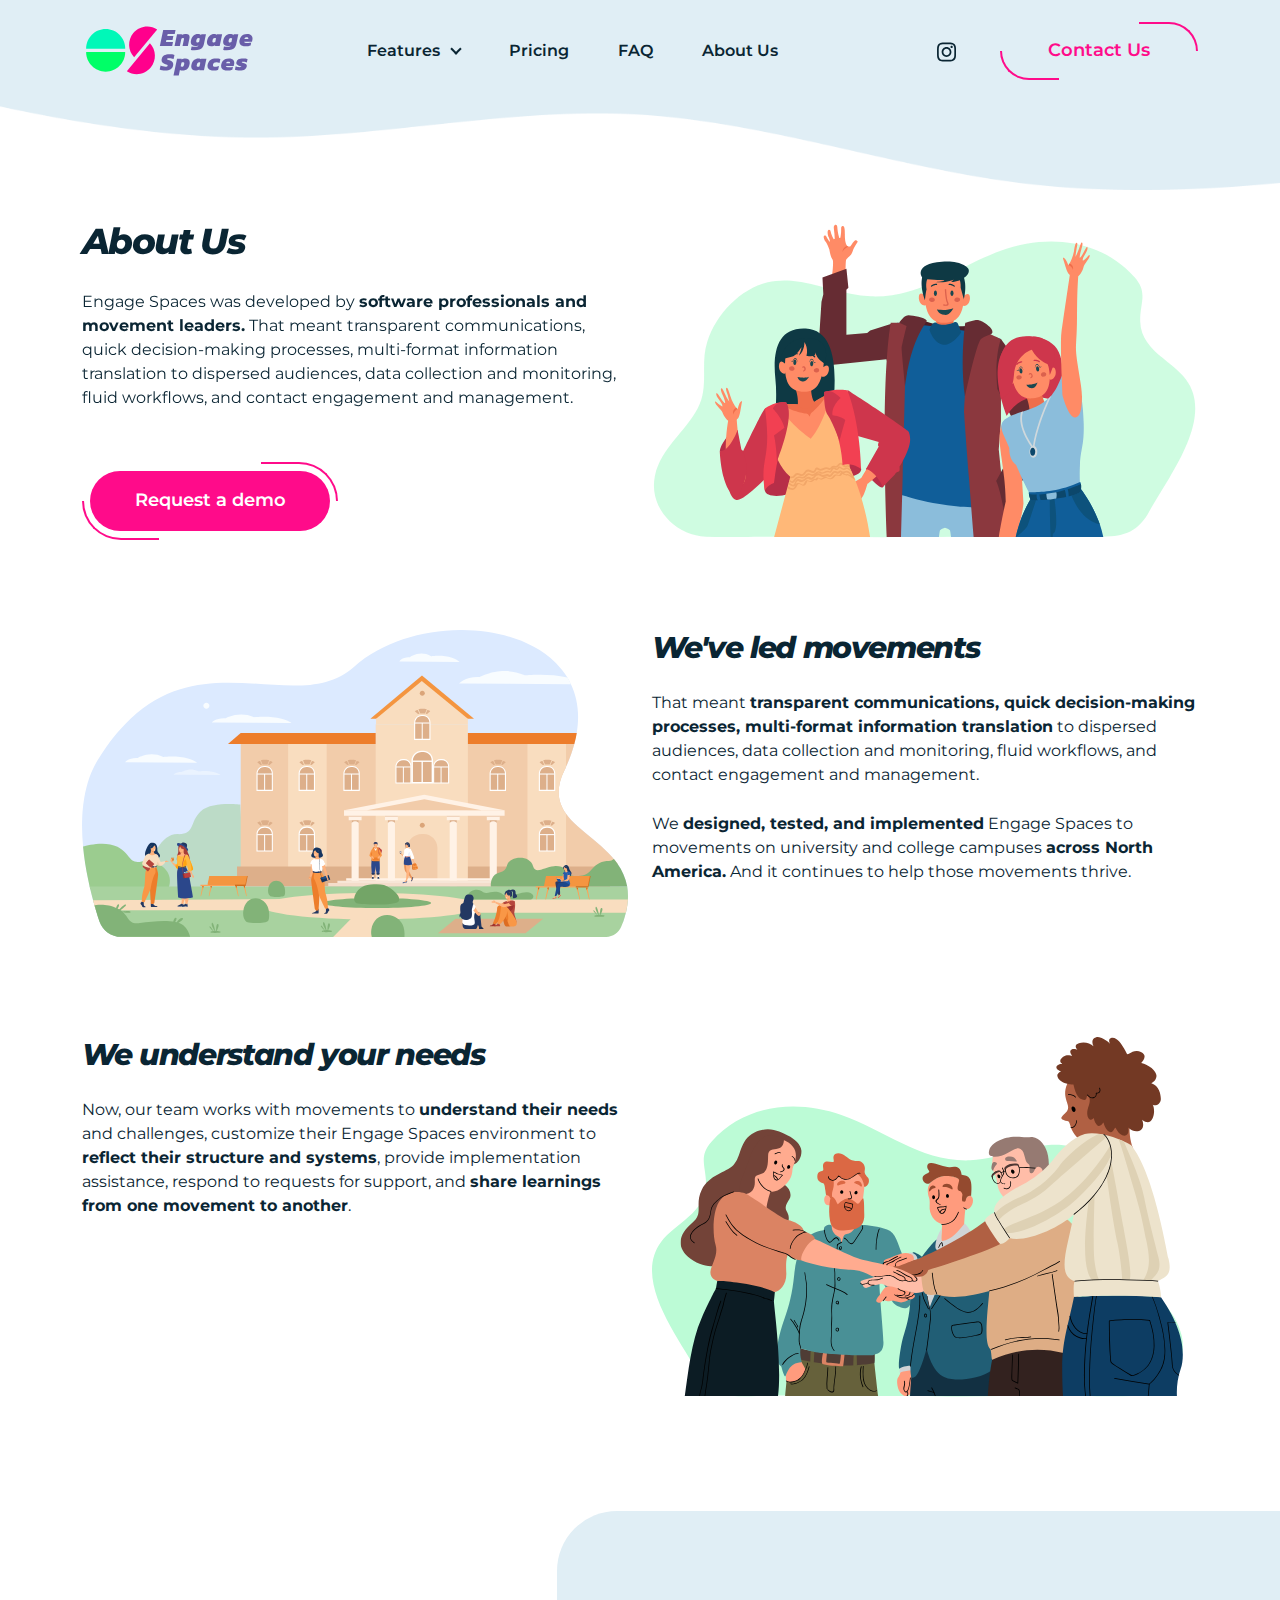
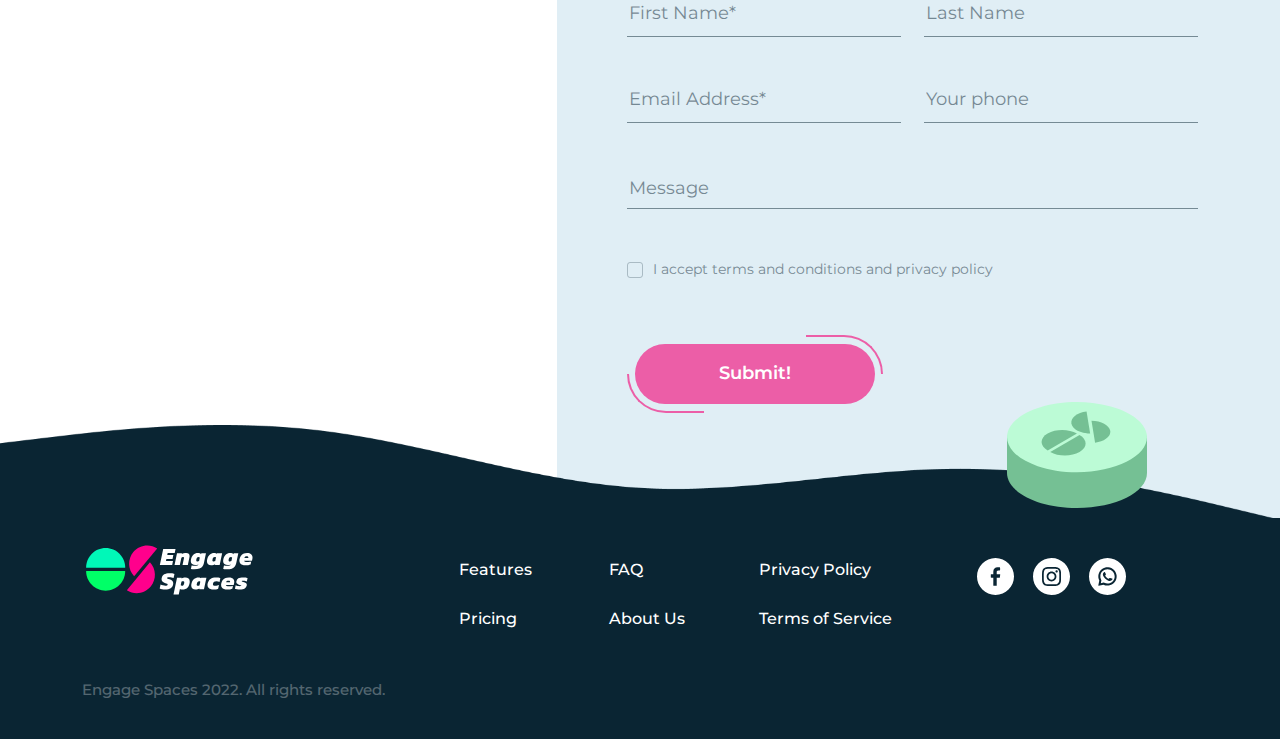
<file: about.html>
<!DOCTYPE html>
<html lang="en">

<head>
    <meta charset="UTF-8">
    <meta http-equiv="X-UA-Compatible" content="IE=edge">
    <meta name="viewport" content="width=device-width, initial-scale=1.0">
    <title>Engage Spaces</title>
    <link rel="icon" type="image/x-icon" href="/img/favicon.png">
    <link rel="stylesheet" href="css/lib/bootstrap.min.css">
    <link rel="stylesheet" href="css/lib/aos.css">
    <link rel="stylesheet" href="css/style.css">
</head>

<body>
    <div class="pagewrapper">
        <header class="header">
            <div class="container">
                <div class="row align-items-center">
                    <div class="col-lg-3 col-8">
                        <div class="header__logo">
                            <a href="index.html">
                                <img src="img/svg/logo.svg" alt="logo">
                            </a>
                        </div>
                    </div>
                    <div class="col-xl-6 col-lg-5 col-4">
                        <nav class="header__menu">
                            <ul>
                                <li class="submenu">
                                    <a href="#">Features</a>
                                    <ul>
                                        <li>
                                            <a href="engagement.html#Engagement">
                                                Engagement
                                            </a>
                                        </li>
                                        <li>
                                            <a href="training.html#Training">
                                                Training
                                            </a>
                                        </li>
                                        <li>
                                            <a href="collaboration.html#Collaboration">
                                                Collaboration
                                            </a>
                                        </li>
                                        <li>
                                            <a href="accountability.html#Accountability">
                                                Accountability
                                            </a>
                                        </li>
                                    </ul>
                                </li>
                                <li>
                                    <a href="index.html#pricing">Pricing</a>
                                </li>
                                <li>
                                    <a href="faq.html">FAQ</a>
                                </li>
                                <li>
                                    <a href="about.html">About Us</a>
                                </li>
                            </ul>
                        </nav>
                        <div class="burger-btn">
                            <span></span>
                            <span></span>
                            <span></span>
                        </div>
                        <nav class="mobile__menu">
                            <div class="container">
                                <div class="mobile__menu-inner">
                                    <ul>
                                        <li class="mobile__submenu">
                                            <a href="#">Features</a>
                                            <ul>
                                                <li>
                                                    <a href="engagement.html#Engagement">
                                                        Engagement
                                                    </a>
                                                </li>
                                                <li>
                                                    <a href="training.html#Training">
                                                        Training
                                                    </a>
                                                </li>
                                                <li>
                                                    <a href="collaboration.html#Collaboration">
                                                        Collaboration
                                                    </a>
                                                </li>
                                                <li>
                                                    <a href="accountability.html#Accountability">
                                                        Accountability
                                                    </a>
                                                </li>
                                            </ul>
                                        </li>
                                        <li class="mobile__link">
                                            <a href="index.html#pricing">Pricing</a>
                                        </li>
                                        <li>
                                            <a href="faq.html">FAQ</a>
                                        </li>
                                        <li>
                                            <a href="about.html">About Us</a>
                                        </li>
                                    </ul>
                                    <div class="header__social--mobile">
                                        <a href="instagram.com">
                                            <svg width="19" height="20" viewBox="0 0 19 20" fill="none"
                                                xmlns="http://www.w3.org/2000/svg">
                                                <g clip-path="url(#clip0_165_557)">
                                                    <path
                                                        d="M18.9815 6.08605C18.9369 5.07651 18.7737 4.38246 18.5398 3.78105C18.2986 3.14267 17.9274 2.57114 17.4411 2.09601C16.966 1.6135 16.3907 1.23856 15.7597 1.00107C15.1548 0.767211 14.4644 0.603956 13.4549 0.559445C12.4378 0.511164 12.1149 0.5 9.53529 0.5C6.95569 0.5 6.6328 0.511164 5.61949 0.555675C4.60995 0.600186 3.9159 0.763586 3.31464 0.997305C2.67612 1.23856 2.10458 1.60973 1.62946 2.09601C1.14694 2.57114 0.772154 3.14644 0.534521 3.77743C0.300658 4.38246 0.137403 5.07274 0.0928918 6.08228C0.0446112 7.09936 0.0334473 7.42225 0.0334473 10.0019C0.0334473 12.5815 0.0446112 12.9043 0.0891221 13.9177C0.133633 14.9272 0.297033 15.6213 0.530896 16.2227C0.772154 16.861 1.14694 17.4326 1.62946 17.9077C2.10458 18.3902 2.67989 18.7651 3.31087 19.0026C3.9159 19.2365 4.60618 19.3998 5.61587 19.4443C6.62903 19.4889 6.95206 19.4999 9.53167 19.4999C12.1113 19.4999 12.4342 19.4889 13.4475 19.4443C14.457 19.3998 15.1511 19.2365 15.7523 19.0026C17.0292 18.509 18.0388 17.4994 18.5324 16.2227C18.7662 15.6176 18.9296 14.9272 18.9741 13.9177C19.0186 12.9043 19.0297 12.5815 19.0297 10.0019C19.0297 7.42225 19.026 7.09936 18.9815 6.08605ZM17.2705 13.8434C17.2296 14.7713 17.0737 15.2724 16.9438 15.6065C16.6246 16.4342 15.9676 17.0911 15.1399 17.4104C14.8058 17.5403 14.3011 17.6962 13.3769 17.7369C12.3747 17.7816 12.0742 17.7926 9.53906 17.7926C7.00397 17.7926 6.69964 17.7816 5.70112 17.7369C4.7732 17.6962 4.27213 17.5403 3.93808 17.4104C3.52618 17.2582 3.15124 17.0169 2.84691 16.7014C2.53142 16.3933 2.29016 16.0221 2.13793 15.6102C2.00802 15.2762 1.85216 14.7713 1.81142 13.8472C1.76676 12.845 1.75574 12.5443 1.75574 10.0093C1.75574 7.47416 1.76676 7.16983 1.81142 6.17145C1.85216 5.24353 2.00802 4.74246 2.13793 4.40841C2.29016 3.99636 2.53142 3.62157 2.85068 3.31709C3.15863 3.0016 3.5298 2.76034 3.94185 2.60825C4.2759 2.47835 4.78074 2.32248 5.70489 2.2816C6.70704 2.23709 7.00774 2.22592 9.54269 2.22592C12.0815 2.22592 12.3821 2.23709 13.3806 2.2816C14.3085 2.32248 14.8096 2.47835 15.1437 2.60825C15.5556 2.76034 15.9305 3.0016 16.2348 3.31709C16.5503 3.62519 16.7916 3.99636 16.9438 4.40841C17.0737 4.74246 17.2296 5.24716 17.2705 6.17145C17.315 7.1736 17.3261 7.47416 17.3261 10.0093C17.3261 12.5443 17.315 12.8413 17.2705 13.8434Z"
                                                        fill="#0A2533" />
                                                    <path
                                                        d="M9.53513 5.12109C6.84055 5.12109 4.6543 7.30721 4.6543 10.0019C4.6543 12.6967 6.84055 14.8828 9.53513 14.8828C12.2299 14.8828 14.416 12.6967 14.416 10.0019C14.416 7.30721 12.2299 5.12109 9.53513 5.12109ZM9.53513 13.168C7.78703 13.168 6.36906 11.7502 6.36906 10.0019C6.36906 8.25368 7.78703 6.83585 9.53513 6.83585C11.2834 6.83585 12.7012 8.25368 12.7012 10.0019C12.7012 11.7502 11.2834 13.168 9.53513 13.168Z"
                                                        fill="#0A2533" />
                                                    <path
                                                        d="M15.749 4.92803C15.749 5.55727 15.2388 6.06748 14.6094 6.06748C13.9802 6.06748 13.47 5.55727 13.47 4.92803C13.47 4.29864 13.9802 3.78857 14.6094 3.78857C15.2388 3.78857 15.749 4.29864 15.749 4.92803Z"
                                                        fill="#0A2533" />
                                                </g>
                                                <defs>
                                                    <clipPath id="clip0_165_557">
                                                        <rect width="19" height="19" fill="white"
                                                            transform="translate(0 0.5)" />
                                                    </clipPath>
                                                </defs>
                                            </svg>
                                        </a>
                                    </div>
                                    <div class="header__button--mobile pinkbtn">
                                        <a href="contact.html">Contact Us</a>
                                    </div>
                                </div>
                            </div>
                        </nav>
                    </div>
                    <div class="col-xl-3 col-lg-4">
                        <div class="header__right">
                            <div class="header__social">
                                <a href="instagram.com">
                                    <svg width="19" height="20" viewBox="0 0 19 20" fill="none"
                                        xmlns="http://www.w3.org/2000/svg">
                                        <g clip-path="url(#clip0_165_557)">
                                            <path
                                                d="M18.9815 6.08605C18.9369 5.07651 18.7737 4.38246 18.5398 3.78105C18.2986 3.14267 17.9274 2.57114 17.4411 2.09601C16.966 1.6135 16.3907 1.23856 15.7597 1.00107C15.1548 0.767211 14.4644 0.603956 13.4549 0.559445C12.4378 0.511164 12.1149 0.5 9.53529 0.5C6.95569 0.5 6.6328 0.511164 5.61949 0.555675C4.60995 0.600186 3.9159 0.763586 3.31464 0.997305C2.67612 1.23856 2.10458 1.60973 1.62946 2.09601C1.14694 2.57114 0.772154 3.14644 0.534521 3.77743C0.300658 4.38246 0.137403 5.07274 0.0928918 6.08228C0.0446112 7.09936 0.0334473 7.42225 0.0334473 10.0019C0.0334473 12.5815 0.0446112 12.9043 0.0891221 13.9177C0.133633 14.9272 0.297033 15.6213 0.530896 16.2227C0.772154 16.861 1.14694 17.4326 1.62946 17.9077C2.10458 18.3902 2.67989 18.7651 3.31087 19.0026C3.9159 19.2365 4.60618 19.3998 5.61587 19.4443C6.62903 19.4889 6.95206 19.4999 9.53167 19.4999C12.1113 19.4999 12.4342 19.4889 13.4475 19.4443C14.457 19.3998 15.1511 19.2365 15.7523 19.0026C17.0292 18.509 18.0388 17.4994 18.5324 16.2227C18.7662 15.6176 18.9296 14.9272 18.9741 13.9177C19.0186 12.9043 19.0297 12.5815 19.0297 10.0019C19.0297 7.42225 19.026 7.09936 18.9815 6.08605ZM17.2705 13.8434C17.2296 14.7713 17.0737 15.2724 16.9438 15.6065C16.6246 16.4342 15.9676 17.0911 15.1399 17.4104C14.8058 17.5403 14.3011 17.6962 13.3769 17.7369C12.3747 17.7816 12.0742 17.7926 9.53906 17.7926C7.00397 17.7926 6.69964 17.7816 5.70112 17.7369C4.7732 17.6962 4.27213 17.5403 3.93808 17.4104C3.52618 17.2582 3.15124 17.0169 2.84691 16.7014C2.53142 16.3933 2.29016 16.0221 2.13793 15.6102C2.00802 15.2762 1.85216 14.7713 1.81142 13.8472C1.76676 12.845 1.75574 12.5443 1.75574 10.0093C1.75574 7.47416 1.76676 7.16983 1.81142 6.17145C1.85216 5.24353 2.00802 4.74246 2.13793 4.40841C2.29016 3.99636 2.53142 3.62157 2.85068 3.31709C3.15863 3.0016 3.5298 2.76034 3.94185 2.60825C4.2759 2.47835 4.78074 2.32248 5.70489 2.2816C6.70704 2.23709 7.00774 2.22592 9.54269 2.22592C12.0815 2.22592 12.3821 2.23709 13.3806 2.2816C14.3085 2.32248 14.8096 2.47835 15.1437 2.60825C15.5556 2.76034 15.9305 3.0016 16.2348 3.31709C16.5503 3.62519 16.7916 3.99636 16.9438 4.40841C17.0737 4.74246 17.2296 5.24716 17.2705 6.17145C17.315 7.1736 17.3261 7.47416 17.3261 10.0093C17.3261 12.5443 17.315 12.8413 17.2705 13.8434Z"
                                                fill="#0A2533" />
                                            <path
                                                d="M9.53513 5.12109C6.84055 5.12109 4.6543 7.30721 4.6543 10.0019C4.6543 12.6967 6.84055 14.8828 9.53513 14.8828C12.2299 14.8828 14.416 12.6967 14.416 10.0019C14.416 7.30721 12.2299 5.12109 9.53513 5.12109ZM9.53513 13.168C7.78703 13.168 6.36906 11.7502 6.36906 10.0019C6.36906 8.25368 7.78703 6.83585 9.53513 6.83585C11.2834 6.83585 12.7012 8.25368 12.7012 10.0019C12.7012 11.7502 11.2834 13.168 9.53513 13.168Z"
                                                fill="#0A2533" />
                                            <path
                                                d="M15.749 4.92803C15.749 5.55727 15.2388 6.06748 14.6094 6.06748C13.9802 6.06748 13.47 5.55727 13.47 4.92803C13.47 4.29864 13.9802 3.78857 14.6094 3.78857C15.2388 3.78857 15.749 4.29864 15.749 4.92803Z"
                                                fill="#0A2533" />
                                        </g>
                                        <defs>
                                            <clipPath id="clip0_165_557">
                                                <rect width="19" height="19" fill="white"
                                                    transform="translate(0 0.5)" />
                                            </clipPath>
                                        </defs>
                                    </svg>
                                </a>
                            </div>
                            <div class="header__button">
                                <a href="contact.html">Contact Us</a>
                            </div>
                        </div>
                    </div>
                </div>
            </div>
            <img src="img/header_frame.png" alt="" class="header__frame">
        </header>

        <main class="main">

            <section class="aboutwelcomescreen">
                <div class="container">
                    <div class="row">
                        <div class="col-lg-6 order-2 order-lg-1">
                            <div class="aboutwelcomescreen__content">
                                <h1 class="aboutwelcomescreen__title" data-aos="fade-down">
                                    About Us
                                </h1>
                                <div class="aboutwelcomescreen__text" data-aos="fade-down"
                                data-aos-delay="300">
                                    <p>
                                        Engage Spaces was developed by <b>software professionals and movement leaders.</b> That meant  transparent communications, quick decision-making processes, multi-format information translation to dispersed audiences, data collection and monitoring, fluid workflows, and contact engagement and management.
                                    </p>
                                </div>
                                <div class="aboutwelcomescreen__btn pinkbtn" data-aos="fade-down"
                                data-aos-delay="700">
                                    <a href="#">
                                        Request a demo
                                    </a>
                                </div>
                            </div>
                        </div>
                        <div class="col-lg-6 order-1 order-lg-2">
                            <div class="aboutwelcomescreen__img" data-aos="fade" data-duration="1000">
                                <img src="img/svg/aboutpage_heroimg.svg" alt="image">
                            </div>
                        </div>
                    </div>
                </div>
            </section>

            <section class="aboutinfo">
                <div class="container">

                    <div class="aboutinfo__section">
                        <div class="row">
                            <div class="col-lg-6">
                                <div class="aboutinfo__img">
                                    <img src="img/svg/aboutinfo1.svg" alt="info image">
                                </div>
                            </div>
                            <div class="col-lg-6">
                                <div class="aboutinfo__content">
                                    <h2>
                                        We've led movements
                                    </h2>
                                    <p>
                                        That meant <b>transparent communications, quick decision-making processes, multi-format information translation</b> to dispersed audiences, data collection and monitoring, fluid workflows, and contact engagement and management.
                                    </p>
                                    <p>
                                        We <b>designed, tested, and implemented</b> Engage Spaces to movements on university and college campuses <b>across North America.</b> And it continues to help those movements thrive.
                                    </p>
                                </div>
                            </div>
                        </div>
                    </div>

                    <div class="aboutinfo__section">
                        <div class="row">
                            <div class="col-lg-6">
                                <div class="aboutinfo__img">
                                    <img src="img/svg/aboutinfo2.svg" alt="info image">
                                </div>
                            </div>
                            <div class="col-lg-6">
                                <div class="aboutinfo__content">
                                    <h2>
                                        We understand your needs
                                    </h2>
                                    <p>
                                        Now, our team works with movements to <b>understand their needs</b> and challenges, customize their Engage Spaces environment to <b>reflect their structure and systems</b>, provide implementation assistance, respond to requests for support, and <b>share learnings from one movement to another</b>.
                                    </p>
                                </div>
                            </div>
                        </div>
                    </div>

                </div>
            </section> 

            <section class="contact">
                <div class="container">
                    <div class="row">
                        <div class="col-lg-5">
                            <div class="contact__content">
                                <h2 class="contact__title" data-aos="fade-down">
                                    Let’s Talk!
                                </h2>
                                <div class="contact__subtitle" data-aos="fade-down"
                                data-aos-delay="300">
                                    We’re always here to help you out with any questions or issues you have about Engage
                                    Spaces. Submit the form below and we’ll get back to you as soon as we can.
                                </div>
                            </div>
                        </div>
                        <div class="col-lg-7">
                            <div class="contact__form">
                                <form>
                                    <input type="text" placeholder="First Name*" required>
                                    <input type="text" placeholder="Last Name">
                                    <input type="text" placeholder="Email Address*" required>
                                    <input type="tel" class="phoneinp" placeholder="Your phone">
                                    <textarea placeholder="Message"></textarea>
                                    <div class="checkfield">
                                        <input id="check" type="checkbox">
                                        <label for="check">I accept terms and conditions and privacy policy</label>
                                    </div>
                                    <button class="pinkbtn formbtn" disabled="">
                                        <span>
                                            Submit!
                                        </span>
                                    </button>

                                </form>
                                <img src="img/svg/contact_img.svg" alt="img" class="contact__form-img">
                            </div>
                        </div>
                    </div>
                </div>
            </section>


        </main>

        <footer class="footer">
            <img src="img/footer_frame.png" alt="img" class="footer__frame">
            <div class="container">
                <div class="row">
                    <div class="col-xxl-2 col-lg-3 col-md-4">
                        <div class="footer__logo">
                            <a href="index.html">
                                <img src="img/svg/footer__logo.svg" alt="logo">
                            </a>
                        </div>
                    </div>
                    <div class="col-lg-6 col-md-8">
                        <nav class="footer__menu">
                            <ul>
                                <li>
                                    <a href="engagement.html">Features</a>
                                </li>
                                <li>
                                    <a href="faq.html">FAQ</a>
                                </li>
                                <li>
                                    <a href="privacy.html">Privacy Policy</a>
                                </li>
                                <li>
                                    <a href="index.html#pricing">Pricing</a>
                                </li>
                                <li>
                                    <a href="about.html">About Us</a>
                                </li>
                                <li>
                                    <a href="terms.html">Terms of Service</a>
                                </li>
                            </ul>
                        </nav>
                    </div>
                    <div class="col-xxl-4 col-lg-3">
                        <div class="footer__social">
                            <a href="#">
                                <svg width="37" height="37" viewBox="0 0 37 37" fill="none"
                                    xmlns="http://www.w3.org/2000/svg">
                                    <path fill-rule="evenodd" clip-rule="evenodd"
                                        d="M37 18.5C37 28.7173 28.7173 37 18.5 37C8.28273 37 0 28.7173 0 18.5C0 8.28273 8.28273 0 18.5 0C28.7173 0 37 8.28273 37 18.5ZM22.8814 19.3252L23.1881 16.7498C23.1967 16.682 23.1908 16.6131 23.171 16.5477C23.1512 16.4822 23.1178 16.4217 23.073 16.37C23.0282 16.3184 22.973 16.2767 22.9111 16.2478C22.8491 16.2188 22.7818 16.2033 22.7134 16.2021H19.7169V14.0478C19.7169 13.0693 19.9749 12.4145 21.343 12.3926H22.6063C22.7354 12.3926 22.8593 12.3413 22.9506 12.25C23.0419 12.1587 23.0932 12.0348 23.0932 11.9057V9.73684C23.0932 9.60772 23.0419 9.48389 22.9506 9.39259C22.8593 9.30129 22.7354 9.25 22.6063 9.25H20.5445C18.0276 9.25 16.309 10.8225 16.309 13.7119V16.2094H14.2935C14.1644 16.2094 14.0405 16.2607 13.9492 16.352C13.8579 16.4433 13.8066 16.5671 13.8066 16.6962V19.2716C13.8066 19.4008 13.8579 19.5246 13.9492 19.6159C14.0405 19.7072 14.1644 19.7585 14.2935 19.7585H16.3212L16.3066 27.3995C16.3059 27.4449 16.3142 27.4899 16.331 27.5321C16.3478 27.5743 16.3727 27.6128 16.4044 27.6453C16.436 27.6779 16.4738 27.7039 16.5155 27.7218C16.5571 27.7398 16.602 27.7494 16.6474 27.75H19.3761C19.4674 27.7487 19.5544 27.7114 19.6183 27.6462C19.6821 27.581 19.7176 27.4932 19.7169 27.4019V19.7585H22.3945C22.5149 19.7592 22.6313 19.7153 22.7212 19.6353C22.8111 19.5553 22.8681 19.4448 22.8814 19.3252Z"
                                        fill="white" />
                                </svg>
                            </a>
                            <a href="#">
                                <svg width="37" height="37" viewBox="0 0 37 37" fill="none"
                                    xmlns="http://www.w3.org/2000/svg">
                                    <g clip-path="url(#clip0_165_506)">
                                        <path fill-rule="evenodd" clip-rule="evenodd"
                                            d="M37.0006 18.4998C37.0006 28.717 28.718 36.9997 18.5008 36.9997C8.28364 36.9997 0.000976562 28.717 0.000976562 18.4998C0.000976562 8.28266 8.28364 0 18.5008 0C28.718 0 37.0006 8.28266 37.0006 18.4998ZM27.5398 12.2811C27.7737 12.8825 27.9369 13.5765 27.9815 14.5861C28.026 15.5994 28.0297 15.9223 28.0297 18.5019C28.0297 21.0815 28.0186 21.4043 27.9741 22.4177C27.9295 23.4272 27.7661 24.1176 27.5324 24.7227C27.0387 25.9994 26.0292 27.009 24.7523 27.5026C24.151 27.7365 23.457 27.8998 22.4475 27.9443C21.4341 27.9889 21.1113 27.9999 18.5317 27.9999C15.9521 27.9999 15.629 27.9889 14.6159 27.9443C13.6062 27.8998 12.9159 27.7365 12.3109 27.5026C11.6799 27.2652 11.1046 26.8902 10.6295 26.4077C10.1469 25.9326 9.77215 25.361 9.53089 24.7227C9.29702 24.1213 9.13363 23.4272 9.08911 22.4177C9.0446 21.4043 9.03344 21.0815 9.03344 18.5019C9.03344 15.9223 9.0446 15.5994 9.09288 14.5823C9.13739 13.5727 9.30065 12.8825 9.53451 12.2774C9.77215 11.6464 10.1469 11.0711 10.6295 10.596C11.1046 10.1097 11.6761 9.73856 12.3146 9.49731C12.9159 9.26359 13.6099 9.10019 14.6195 9.05568C15.6328 9.01116 15.9557 9 18.5353 9C21.1149 9 21.4378 9.01116 22.4549 9.05945C23.4644 9.10396 24.1548 9.26721 24.7597 9.50107C25.3907 9.73856 25.966 10.1135 26.4411 10.596C26.9274 11.0711 27.2986 11.6427 27.5398 12.2811ZM25.9438 24.1065C26.0737 23.7724 26.2296 23.2713 26.2705 22.3434C26.315 21.3413 26.3261 21.0443 26.3261 18.5093C26.3261 15.9742 26.315 15.6736 26.2705 14.6714C26.2296 13.7472 26.0737 13.2425 25.9438 12.9084C25.7916 12.4964 25.5503 12.1252 25.2348 11.8171C24.9305 11.5016 24.5556 11.2603 24.1437 11.1083C23.8096 10.9783 23.3085 10.8225 22.3806 10.7816C21.3821 10.7371 21.0815 10.7259 18.5427 10.7259C16.0077 10.7259 15.707 10.7371 14.7049 10.7816C13.7807 10.8225 13.2759 10.9783 12.9418 11.1083C12.5298 11.2603 12.1586 11.5016 11.8507 11.8171C11.5314 12.1216 11.2902 12.4964 11.1379 12.9084C11.008 13.2425 10.8522 13.7435 10.8114 14.6714C10.7668 15.6698 10.7557 15.9742 10.7557 18.5093C10.7557 21.0443 10.7668 21.345 10.8114 22.3472C10.8522 23.2713 11.008 23.7762 11.1379 24.1102C11.2902 24.5221 11.5314 24.8933 11.8469 25.2014C12.1512 25.5169 12.5262 25.7582 12.9381 25.9104C13.2721 26.0403 13.7732 26.1962 14.7011 26.2369C15.6996 26.2816 16.004 26.2926 18.5391 26.2926C21.0741 26.2926 21.3747 26.2816 22.3768 26.2369C23.3011 26.1962 23.8058 26.0403 24.1399 25.9104C24.9676 25.5911 25.6245 24.9342 25.9438 24.1065ZM18.5352 13.621C15.8406 13.621 13.6543 15.8071 13.6543 18.5018C13.6543 21.1966 15.8406 23.3827 18.5352 23.3827C21.2299 23.3827 23.416 21.1966 23.416 18.5018C23.416 15.8071 21.2299 13.621 18.5352 13.621ZM18.5352 21.6679C16.7871 21.6679 15.3691 20.2501 15.3691 18.5018C15.3691 16.7536 16.7871 15.3358 18.5352 15.3358C20.2834 15.3358 21.7013 16.7536 21.7013 18.5018C21.7013 20.2501 20.2834 21.6679 18.5352 21.6679ZM23.6094 14.5675C24.2388 14.5675 24.749 14.0573 24.749 13.428C24.749 12.7986 24.2388 12.2886 23.6094 12.2886C22.9802 12.2886 22.47 12.7986 22.47 13.428C22.47 14.0573 22.9802 14.5675 23.6094 14.5675Z"
                                            fill="white" />
                                    </g>
                                    <defs>
                                        <clipPath id="clip0_165_506">
                                            <rect width="37" height="37" fill="white" />
                                        </clipPath>
                                    </defs>
                                </svg>
                            </a>
                            <a href="#">
                                <svg width="37" height="37" viewBox="0 0 37 37" fill="none"
                                    xmlns="http://www.w3.org/2000/svg">
                                    <path fill-rule="evenodd" clip-rule="evenodd"
                                        d="M18.5 37C28.7173 37 37 28.7173 37 18.5C37 8.28273 28.7173 0 18.5 0C8.28273 0 0 8.28273 0 18.5C0 28.7173 8.28273 37 18.5 37ZM25.026 11.974C23.4866 10.4172 21.4413 9.462 19.2593 9.28095C17.0774 9.09991 14.9026 9.70493 13.1276 10.9868C11.3527 12.2686 10.0945 14.1429 9.58022 16.2711C9.06597 18.3992 9.32956 20.6412 10.3234 22.5921L9.34969 27.3193C9.33927 27.3665 9.33886 27.4154 9.34851 27.4628C9.35815 27.5102 9.37763 27.555 9.40568 27.5944C9.44585 27.654 9.50328 27.6999 9.57027 27.726C9.63726 27.7521 9.71062 27.7572 9.78055 27.7404L14.4055 26.6426C16.3511 27.6104 18.5769 27.8564 20.6868 27.3368C22.7968 26.8173 24.6539 25.5659 25.9276 23.8054C27.2014 22.045 27.8091 19.8896 27.6427 17.7231C27.4763 15.5565 26.5464 13.5193 25.0187 11.974H25.026ZM23.5782 23.5068C22.5138 24.5685 21.1435 25.2702 19.6599 25.5133C18.1753 25.7565 16.6519 25.5283 15.3038 24.8608L14.6563 24.5394L11.8155 25.2113V25.1748L12.4144 22.3097L12.0979 21.6865C11.4086 20.3347 11.1652 18.7993 11.4027 17.3006C11.6401 15.8019 12.3463 14.417 13.4197 13.3445C14.7675 11.9981 16.5947 11.2418 18.4999 11.2418C20.405 11.2418 22.2322 11.9981 23.5801 13.3445L23.6117 13.3883C24.942 14.739 25.6847 16.5607 25.6778 18.4566C25.671 20.351 24.9164 22.166 23.5782 23.5068ZM21.7399 22.8063C22.4287 22.6384 22.9813 21.969 23.3294 21.4213C23.3869 21.3338 23.423 21.234 23.4347 21.13C23.4465 21.0259 23.4336 20.9206 23.3971 20.8225C23.3606 20.7244 23.3015 20.6362 23.2246 20.5652C23.1478 20.4941 23.0552 20.4422 22.9545 20.4135L21.1776 19.9048C21.0605 19.8713 20.9365 19.8708 20.8192 19.9035C20.7019 19.9361 20.5959 20.0006 20.513 20.0898L20.0773 20.5328C19.988 20.6246 19.8734 20.6877 19.7482 20.7141C19.6229 20.7406 19.4926 20.7291 19.3738 20.6813C18.7231 20.3449 18.1246 19.9161 17.5968 19.4082C17.1063 18.9933 16.6747 18.5134 16.314 17.9817C16.2502 17.8705 16.221 17.7428 16.2301 17.6149C16.2392 17.487 16.2862 17.3647 16.3651 17.2636L16.7449 16.7768C16.8179 16.6826 16.864 16.5704 16.8781 16.452C16.8923 16.3337 16.874 16.2137 16.8252 16.105L16.0779 14.4156C16.0369 14.3208 15.9743 14.2369 15.8951 14.1707C15.8159 14.1044 15.7223 14.0575 15.6218 14.0339C15.5213 14.0102 15.4166 14.0104 15.3162 14.0344C15.2157 14.0585 15.1223 14.1056 15.0434 14.1722C14.5468 14.5909 13.9577 15.2286 13.8871 15.937C13.7678 17.1809 14.3034 18.7509 16.3213 20.635L16.3505 20.6618C18.6703 22.8063 20.5228 23.0984 21.7399 22.8063Z"
                                        fill="white" />
                                </svg>

                            </a>
                        </div>
                    </div>
                </div>
                <div class="footer__copy">
                    Engage Spaces 2022. All rights reserved.
                </div>
            </div>
        </footer>

        <div class="btnup">
            <img src="img/svg/btnup_arrow.svg" alt="btn">
        </div>
    </div>


    <script src="js/lib/jquery.js"></script>
    <script src="js/lib/bootstrap.min.js"></script>
    <script src="js/lib/jquery.inputmask.js"></script>
    <script src="js/lib/aos.js"></script>
    <script src="js/main.js"></script>


</body>

</html>
</file>
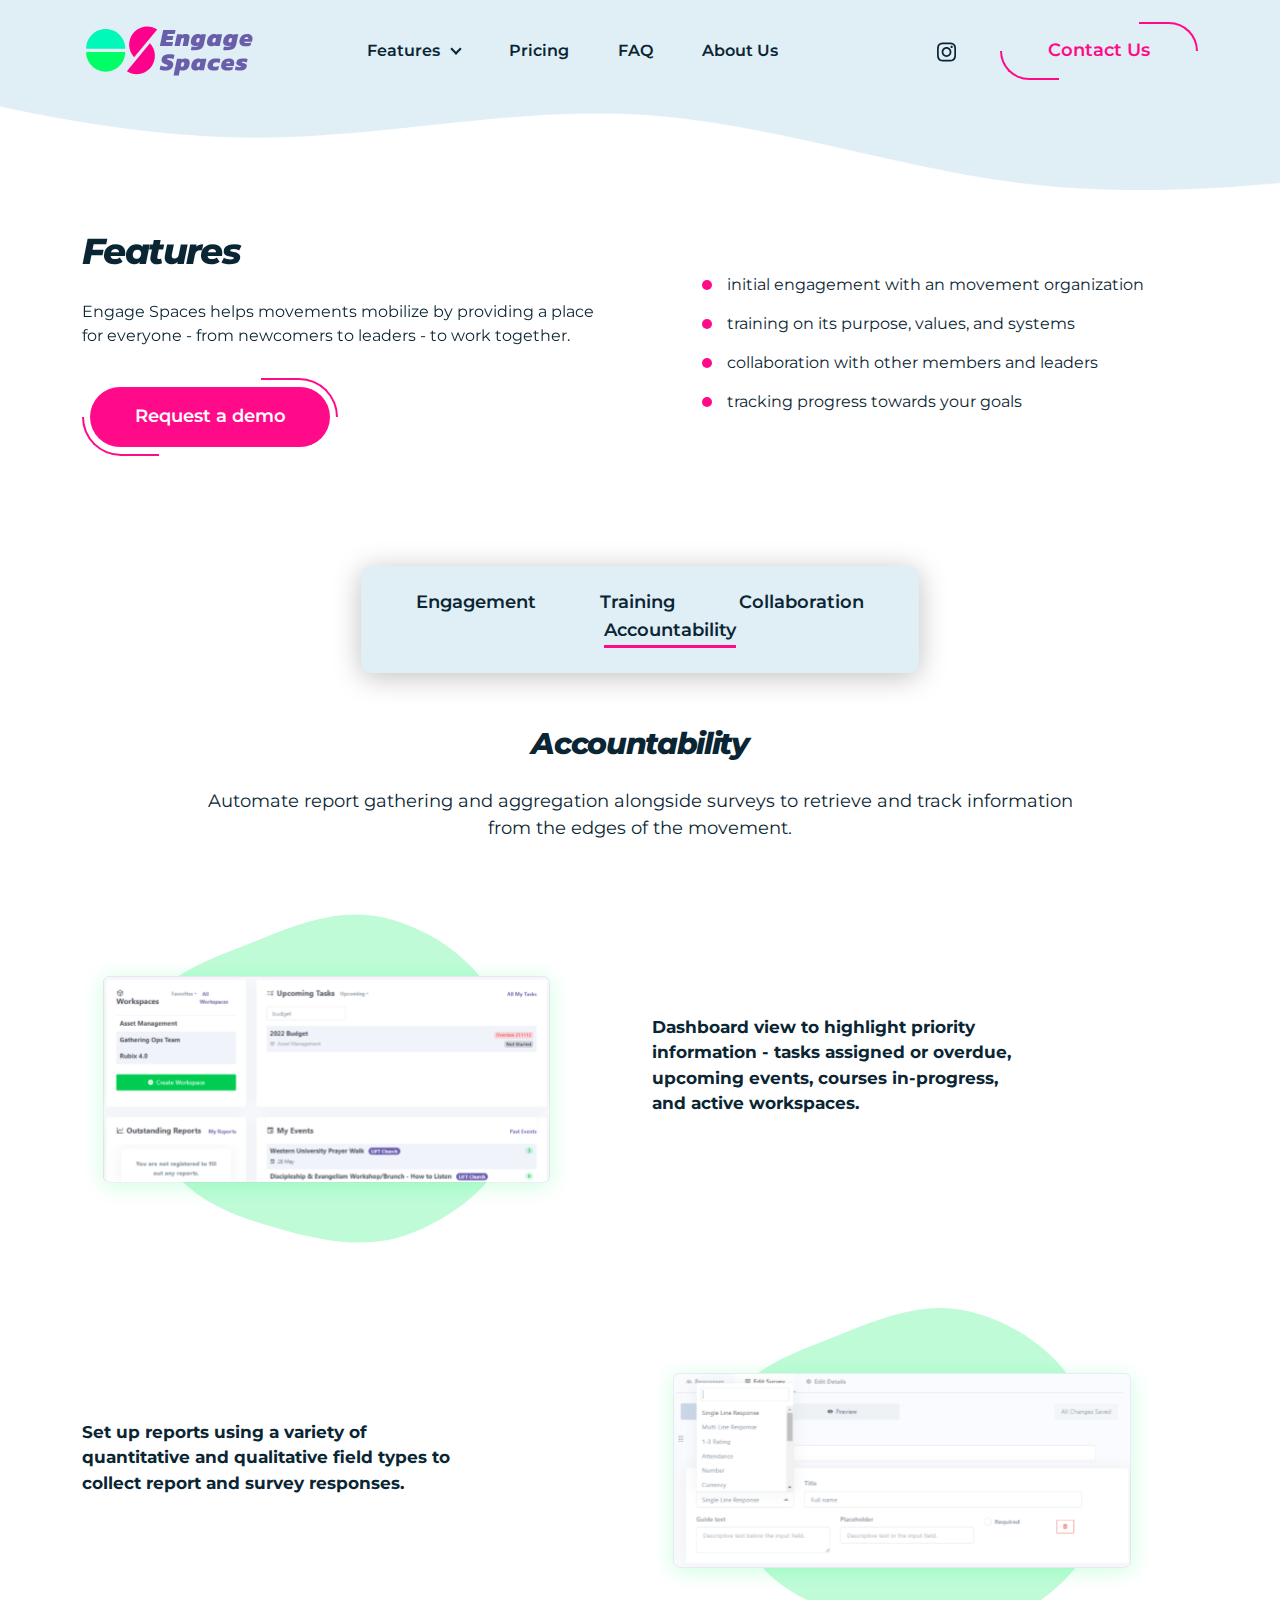
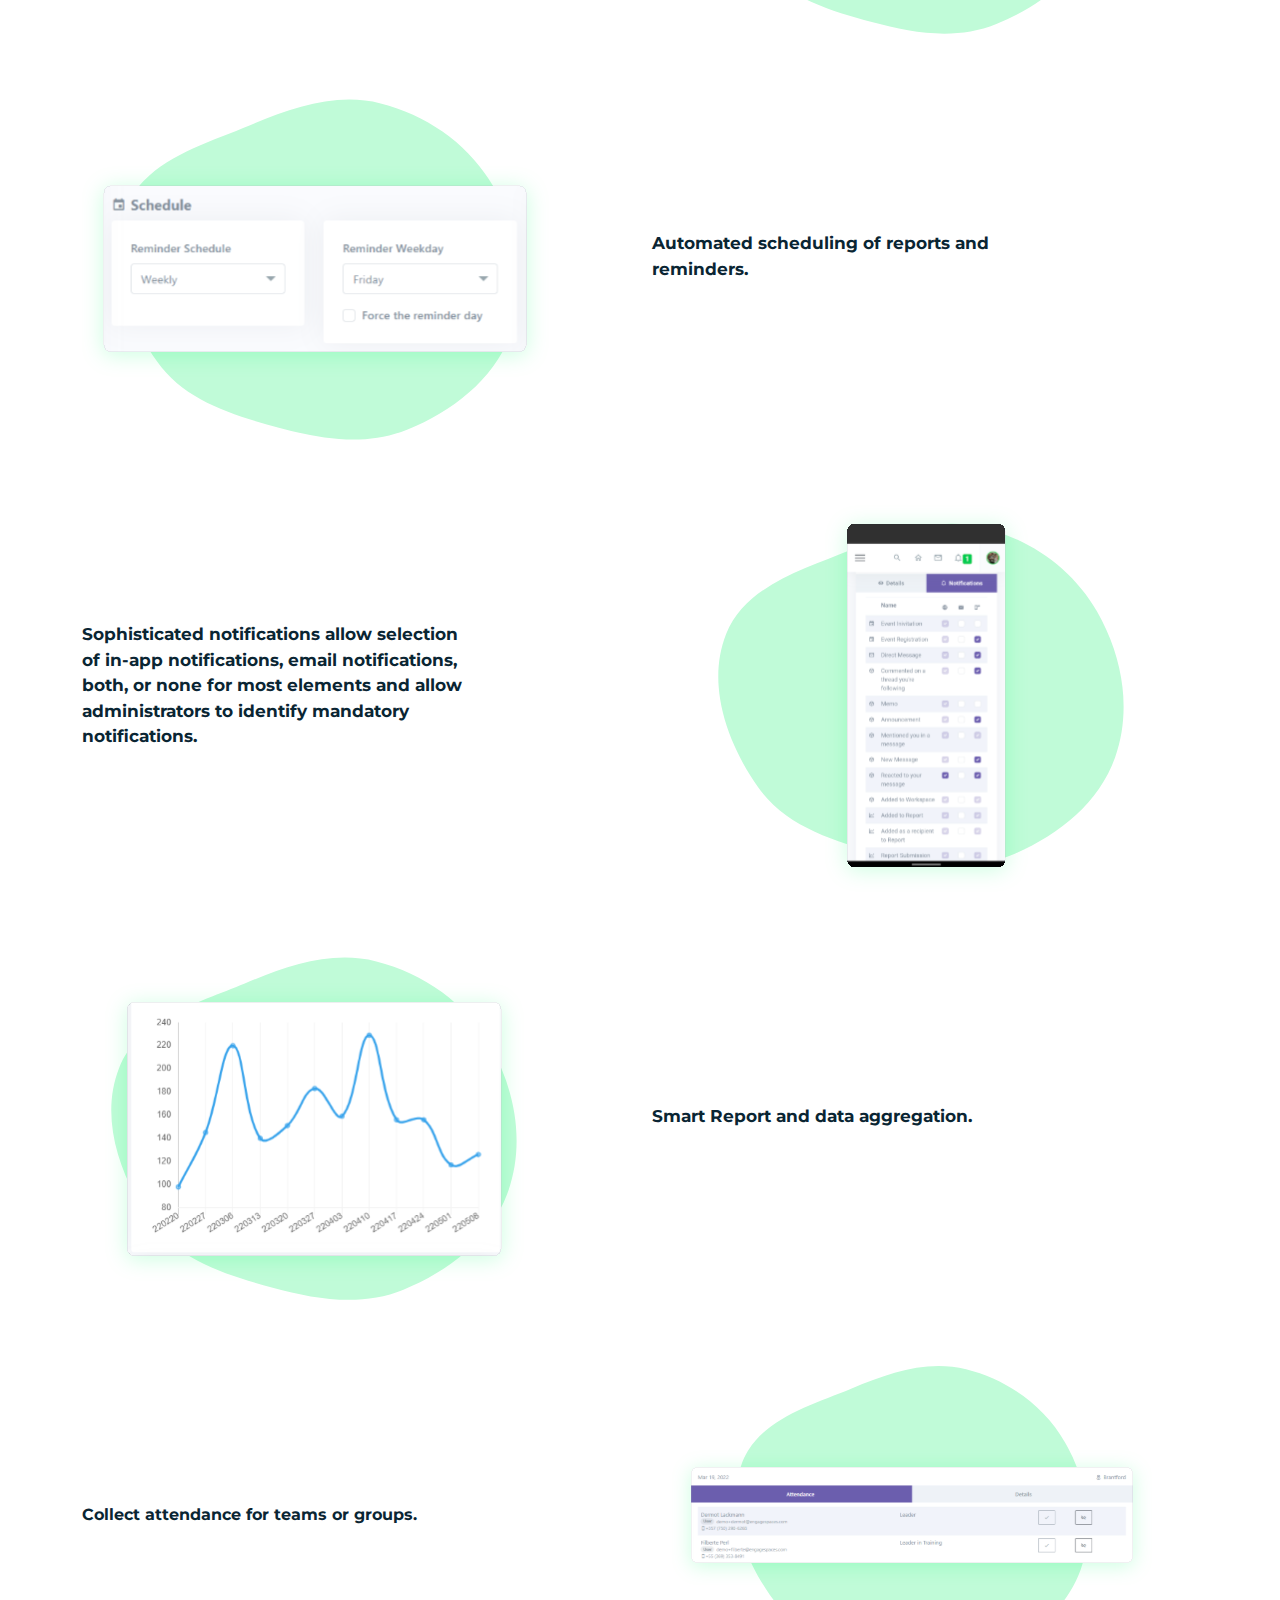
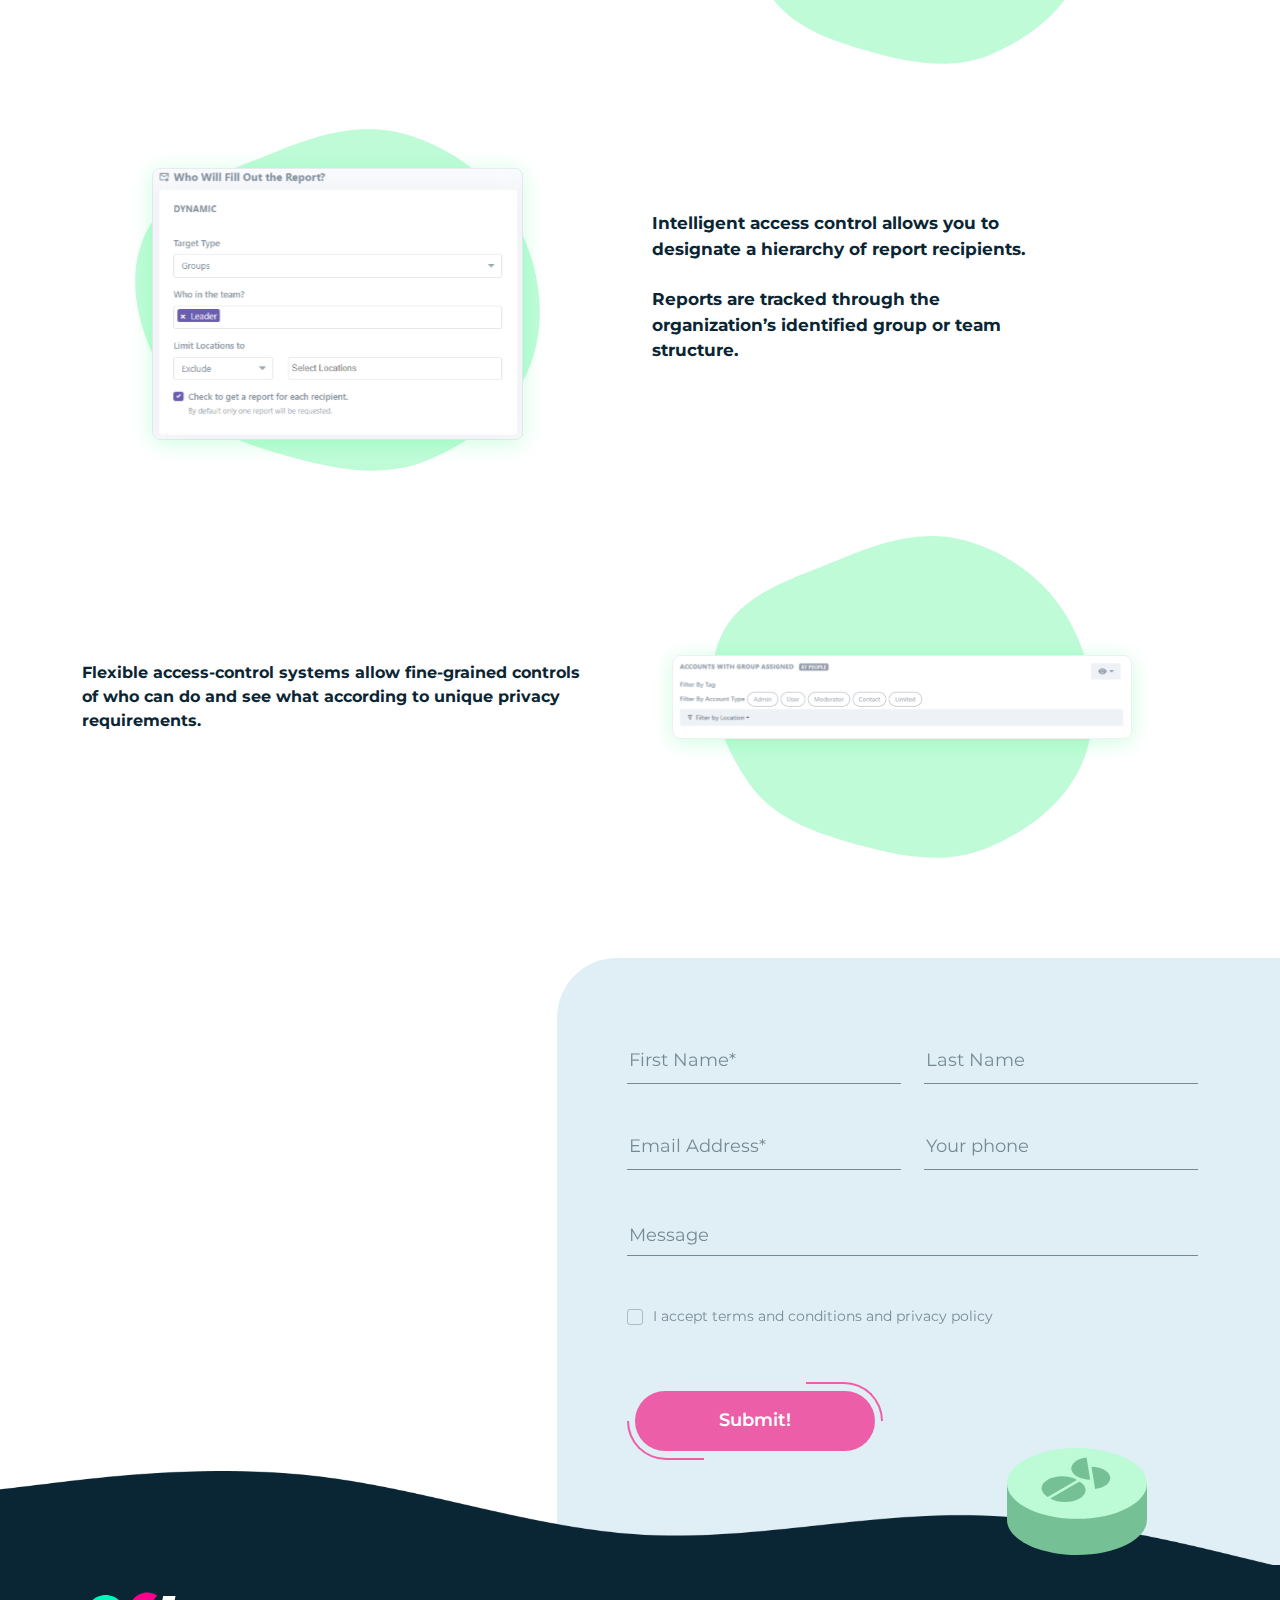
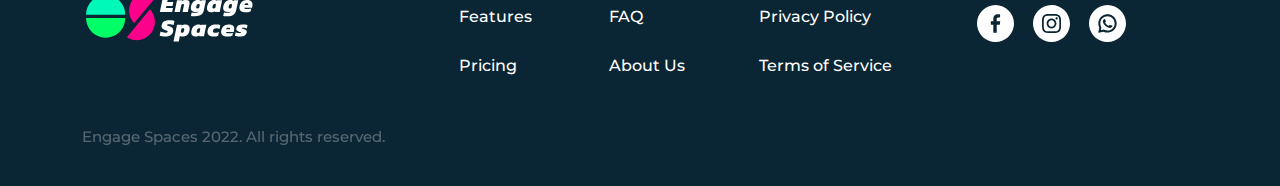
<file: accountability.html>
<!DOCTYPE html>
<html lang="en">

<head>
    <meta charset="UTF-8">
    <meta http-equiv="X-UA-Compatible" content="IE=edge">
    <meta name="viewport" content="width=device-width, initial-scale=1.0">
    <title>Engage Spaces</title>
    <link rel="icon" type="image/x-icon" href="/img/favicon.png">
    <link rel="stylesheet" href="css/lib/bootstrap.min.css">
    <link rel="stylesheet" href="css/lib/aos.css">
    <link rel="stylesheet" href="css/style.css">
</head>

<body>
    <div class="pagewrapper">
        <header class="header">
            <div class="container">
                <div class="row align-items-center">
                    <div class="col-lg-3 col-8">
                        <div class="header__logo">
                            <a href="index.html">
                                <img src="img/svg/logo.svg" alt="logo">
                            </a>
                        </div>
                    </div>
                    <div class="col-xl-6 col-lg-5 col-4">
                        <nav class="header__menu">
                            <ul>
                                <li class="submenu">
                                    <a href="#">Features</a>
                                    <ul>
                                        <li>
                                            <a href="engagement.html#Engagement">
                                                Engagement
                                            </a>
                                        </li>
                                        <li>
                                            <a href="training.html#Training">
                                                Training
                                            </a>
                                        </li>
                                        <li>
                                            <a href="collaboration.html#Collaboration">
                                                Collaboration
                                            </a>
                                        </li>
                                        <li>
                                            <a href="accountability.html#Accountability">
                                                Accountability
                                            </a>
                                        </li>
                                    </ul>
                                </li>
                                <li>
                                    <a href="index.html#pricing">Pricing</a>
                                </li>
                                <li>
                                    <a href="faq.html">FAQ</a>
                                </li>
                                <li>
                                    <a href="about.html">About Us</a>
                                </li>
                            </ul>
                        </nav>
                        <div class="burger-btn">
                            <span></span>
                            <span></span>
                            <span></span>
                        </div>
                        <nav class="mobile__menu">
                            <div class="container">
                                <div class="mobile__menu-inner">
                                    <ul>
                                        <li class="mobile__submenu">
                                            <a href="#">Features</a>
                                            <ul>
                                                <li>
                                                    <a href="engagement.html#Engagement">
                                                        Engagement
                                                    </a>
                                                </li>
                                                <li>
                                                    <a href="training.html#Training">
                                                        Training
                                                    </a>
                                                </li>
                                                <li>
                                                    <a href="collaboration.html#Collaboration">
                                                        Collaboration
                                                    </a>
                                                </li>
                                                <li>
                                                    <a href="accountability.html#Accountability">
                                                        Accountability
                                                    </a>
                                                </li>
                                            </ul>
                                        </li>
                                        <li class="mobile__link">
                                            <a href="index.html#pricing">Pricing</a>
                                        </li>
                                        <li>
                                            <a href="faq.html">FAQ</a>
                                        </li>
                                        <li>
                                            <a href="about.html">About Us</a>
                                        </li>
                                    </ul>
                                    <div class="header__social--mobile">
                                        <a href="instagram.com">
                                            <svg width="19" height="20" viewBox="0 0 19 20" fill="none"
                                                xmlns="http://www.w3.org/2000/svg">
                                                <g clip-path="url(#clip0_165_557)">
                                                    <path
                                                        d="M18.9815 6.08605C18.9369 5.07651 18.7737 4.38246 18.5398 3.78105C18.2986 3.14267 17.9274 2.57114 17.4411 2.09601C16.966 1.6135 16.3907 1.23856 15.7597 1.00107C15.1548 0.767211 14.4644 0.603956 13.4549 0.559445C12.4378 0.511164 12.1149 0.5 9.53529 0.5C6.95569 0.5 6.6328 0.511164 5.61949 0.555675C4.60995 0.600186 3.9159 0.763586 3.31464 0.997305C2.67612 1.23856 2.10458 1.60973 1.62946 2.09601C1.14694 2.57114 0.772154 3.14644 0.534521 3.77743C0.300658 4.38246 0.137403 5.07274 0.0928918 6.08228C0.0446112 7.09936 0.0334473 7.42225 0.0334473 10.0019C0.0334473 12.5815 0.0446112 12.9043 0.0891221 13.9177C0.133633 14.9272 0.297033 15.6213 0.530896 16.2227C0.772154 16.861 1.14694 17.4326 1.62946 17.9077C2.10458 18.3902 2.67989 18.7651 3.31087 19.0026C3.9159 19.2365 4.60618 19.3998 5.61587 19.4443C6.62903 19.4889 6.95206 19.4999 9.53167 19.4999C12.1113 19.4999 12.4342 19.4889 13.4475 19.4443C14.457 19.3998 15.1511 19.2365 15.7523 19.0026C17.0292 18.509 18.0388 17.4994 18.5324 16.2227C18.7662 15.6176 18.9296 14.9272 18.9741 13.9177C19.0186 12.9043 19.0297 12.5815 19.0297 10.0019C19.0297 7.42225 19.026 7.09936 18.9815 6.08605ZM17.2705 13.8434C17.2296 14.7713 17.0737 15.2724 16.9438 15.6065C16.6246 16.4342 15.9676 17.0911 15.1399 17.4104C14.8058 17.5403 14.3011 17.6962 13.3769 17.7369C12.3747 17.7816 12.0742 17.7926 9.53906 17.7926C7.00397 17.7926 6.69964 17.7816 5.70112 17.7369C4.7732 17.6962 4.27213 17.5403 3.93808 17.4104C3.52618 17.2582 3.15124 17.0169 2.84691 16.7014C2.53142 16.3933 2.29016 16.0221 2.13793 15.6102C2.00802 15.2762 1.85216 14.7713 1.81142 13.8472C1.76676 12.845 1.75574 12.5443 1.75574 10.0093C1.75574 7.47416 1.76676 7.16983 1.81142 6.17145C1.85216 5.24353 2.00802 4.74246 2.13793 4.40841C2.29016 3.99636 2.53142 3.62157 2.85068 3.31709C3.15863 3.0016 3.5298 2.76034 3.94185 2.60825C4.2759 2.47835 4.78074 2.32248 5.70489 2.2816C6.70704 2.23709 7.00774 2.22592 9.54269 2.22592C12.0815 2.22592 12.3821 2.23709 13.3806 2.2816C14.3085 2.32248 14.8096 2.47835 15.1437 2.60825C15.5556 2.76034 15.9305 3.0016 16.2348 3.31709C16.5503 3.62519 16.7916 3.99636 16.9438 4.40841C17.0737 4.74246 17.2296 5.24716 17.2705 6.17145C17.315 7.1736 17.3261 7.47416 17.3261 10.0093C17.3261 12.5443 17.315 12.8413 17.2705 13.8434Z"
                                                        fill="#0A2533" />
                                                    <path
                                                        d="M9.53513 5.12109C6.84055 5.12109 4.6543 7.30721 4.6543 10.0019C4.6543 12.6967 6.84055 14.8828 9.53513 14.8828C12.2299 14.8828 14.416 12.6967 14.416 10.0019C14.416 7.30721 12.2299 5.12109 9.53513 5.12109ZM9.53513 13.168C7.78703 13.168 6.36906 11.7502 6.36906 10.0019C6.36906 8.25368 7.78703 6.83585 9.53513 6.83585C11.2834 6.83585 12.7012 8.25368 12.7012 10.0019C12.7012 11.7502 11.2834 13.168 9.53513 13.168Z"
                                                        fill="#0A2533" />
                                                    <path
                                                        d="M15.749 4.92803C15.749 5.55727 15.2388 6.06748 14.6094 6.06748C13.9802 6.06748 13.47 5.55727 13.47 4.92803C13.47 4.29864 13.9802 3.78857 14.6094 3.78857C15.2388 3.78857 15.749 4.29864 15.749 4.92803Z"
                                                        fill="#0A2533" />
                                                </g>
                                                <defs>
                                                    <clipPath id="clip0_165_557">
                                                        <rect width="19" height="19" fill="white"
                                                            transform="translate(0 0.5)" />
                                                    </clipPath>
                                                </defs>
                                            </svg>
                                        </a>
                                    </div>
                                    <div class="header__button--mobile pinkbtn">
                                        <a href="contact.html">Contact Us</a>
                                    </div>
                                </div>
                            </div>
                        </nav>
                    </div>
                    <div class="col-xl-3 col-lg-4">
                        <div class="header__right">
                            <div class="header__social">
                                <a href="instagram.com">
                                    <svg width="19" height="20" viewBox="0 0 19 20" fill="none"
                                        xmlns="http://www.w3.org/2000/svg">
                                        <g clip-path="url(#clip0_165_557)">
                                            <path
                                                d="M18.9815 6.08605C18.9369 5.07651 18.7737 4.38246 18.5398 3.78105C18.2986 3.14267 17.9274 2.57114 17.4411 2.09601C16.966 1.6135 16.3907 1.23856 15.7597 1.00107C15.1548 0.767211 14.4644 0.603956 13.4549 0.559445C12.4378 0.511164 12.1149 0.5 9.53529 0.5C6.95569 0.5 6.6328 0.511164 5.61949 0.555675C4.60995 0.600186 3.9159 0.763586 3.31464 0.997305C2.67612 1.23856 2.10458 1.60973 1.62946 2.09601C1.14694 2.57114 0.772154 3.14644 0.534521 3.77743C0.300658 4.38246 0.137403 5.07274 0.0928918 6.08228C0.0446112 7.09936 0.0334473 7.42225 0.0334473 10.0019C0.0334473 12.5815 0.0446112 12.9043 0.0891221 13.9177C0.133633 14.9272 0.297033 15.6213 0.530896 16.2227C0.772154 16.861 1.14694 17.4326 1.62946 17.9077C2.10458 18.3902 2.67989 18.7651 3.31087 19.0026C3.9159 19.2365 4.60618 19.3998 5.61587 19.4443C6.62903 19.4889 6.95206 19.4999 9.53167 19.4999C12.1113 19.4999 12.4342 19.4889 13.4475 19.4443C14.457 19.3998 15.1511 19.2365 15.7523 19.0026C17.0292 18.509 18.0388 17.4994 18.5324 16.2227C18.7662 15.6176 18.9296 14.9272 18.9741 13.9177C19.0186 12.9043 19.0297 12.5815 19.0297 10.0019C19.0297 7.42225 19.026 7.09936 18.9815 6.08605ZM17.2705 13.8434C17.2296 14.7713 17.0737 15.2724 16.9438 15.6065C16.6246 16.4342 15.9676 17.0911 15.1399 17.4104C14.8058 17.5403 14.3011 17.6962 13.3769 17.7369C12.3747 17.7816 12.0742 17.7926 9.53906 17.7926C7.00397 17.7926 6.69964 17.7816 5.70112 17.7369C4.7732 17.6962 4.27213 17.5403 3.93808 17.4104C3.52618 17.2582 3.15124 17.0169 2.84691 16.7014C2.53142 16.3933 2.29016 16.0221 2.13793 15.6102C2.00802 15.2762 1.85216 14.7713 1.81142 13.8472C1.76676 12.845 1.75574 12.5443 1.75574 10.0093C1.75574 7.47416 1.76676 7.16983 1.81142 6.17145C1.85216 5.24353 2.00802 4.74246 2.13793 4.40841C2.29016 3.99636 2.53142 3.62157 2.85068 3.31709C3.15863 3.0016 3.5298 2.76034 3.94185 2.60825C4.2759 2.47835 4.78074 2.32248 5.70489 2.2816C6.70704 2.23709 7.00774 2.22592 9.54269 2.22592C12.0815 2.22592 12.3821 2.23709 13.3806 2.2816C14.3085 2.32248 14.8096 2.47835 15.1437 2.60825C15.5556 2.76034 15.9305 3.0016 16.2348 3.31709C16.5503 3.62519 16.7916 3.99636 16.9438 4.40841C17.0737 4.74246 17.2296 5.24716 17.2705 6.17145C17.315 7.1736 17.3261 7.47416 17.3261 10.0093C17.3261 12.5443 17.315 12.8413 17.2705 13.8434Z"
                                                fill="#0A2533" />
                                            <path
                                                d="M9.53513 5.12109C6.84055 5.12109 4.6543 7.30721 4.6543 10.0019C4.6543 12.6967 6.84055 14.8828 9.53513 14.8828C12.2299 14.8828 14.416 12.6967 14.416 10.0019C14.416 7.30721 12.2299 5.12109 9.53513 5.12109ZM9.53513 13.168C7.78703 13.168 6.36906 11.7502 6.36906 10.0019C6.36906 8.25368 7.78703 6.83585 9.53513 6.83585C11.2834 6.83585 12.7012 8.25368 12.7012 10.0019C12.7012 11.7502 11.2834 13.168 9.53513 13.168Z"
                                                fill="#0A2533" />
                                            <path
                                                d="M15.749 4.92803C15.749 5.55727 15.2388 6.06748 14.6094 6.06748C13.9802 6.06748 13.47 5.55727 13.47 4.92803C13.47 4.29864 13.9802 3.78857 14.6094 3.78857C15.2388 3.78857 15.749 4.29864 15.749 4.92803Z"
                                                fill="#0A2533" />
                                        </g>
                                        <defs>
                                            <clipPath id="clip0_165_557">
                                                <rect width="19" height="19" fill="white"
                                                    transform="translate(0 0.5)" />
                                            </clipPath>
                                        </defs>
                                    </svg>
                                </a>
                            </div>
                            <div class="header__button">
                                <a href="contact.html">Contact Us</a>
                            </div>
                        </div>
                    </div>
                </div>
            </div>
            <img src="img/header_frame.png" alt="" class="header__frame">
        </header>

        <main class="main">

            <section class="featureswelcomescreen">
                <div class="container">
                    <div class="row align-items-center justify-content-center">
                        <div class="col-xxl-5 col-lg-6">
                            <div class="featureswelcomescreen__left">
                                <h1 class="featureswelcomescreen__title" data-aos="fade-down">
                                    Features
                                </h1>
                                <div class="featureswelcomescreen__text" data-aos="fade-down"
                                data-aos-delay="300">
                                    <p>
                                        Engage Spaces helps movements mobilize by providing a place for everyone - from newcomers to leaders - to work together. 
                                    </p>
                                </div>
                                <div class="featureswelcomescreen__btn pinkbtn" data-aos="fade-down"
                                data-aos-delay="700">
                                    <a href="#">
                                        Request a demo
                                    </a>
                                </div>
                            </div>
                        </div>
                        <div class="col-xxl-5 col-lg-6">
                            <div class="featureswelcomescreen__right">
                                <ul>
                                    <li>
                                        initial engagement with an movement organization
                                    </li>
                                    <li>
                                        training on its purpose, values, and systems
                                    </li>
                                    <li>
                                        collaboration with other members and leaders
                                    </li>
                                    <li>
                                        tracking progress towards your goals 
                                    </li>
                                </ul>

                            </div>
                        </div>
                    </div>
                </div>
            </section>
            
            <section class="featurescontent">
                <div class="container">

                    <div class="featurescontent__top">
                        <div class="featurescontent__box">
                            <ul>
                                <li>
                                    <a href="engagement.html#Engagement">
                                        Engagement
                                    </a>
                                </li>
                                <li>
                                    <a href="training.html#Training">
                                        Training
                                    </a>
                                </li>
                                <li>
                                    <a href="collaboration.html#Collaboration">
                                        Collaboration
                                    </a>
                                </li>
                                <li>
                                    <a href="accountability.html#Accountability" class="active">
                                        Accountability
                                    </a>
                                </li>
                            </ul>
                        </div>
                        <h2 class="featurescontent__title" id="Accountability">
                            Accountability
                        </h2>
                        <div class="featurescontent__text">
                            Automate report gathering and aggregation alongside surveys to retrieve and track information from the edges of the movement.
                        </div>
                    </div>

                    <div class="featurescontent__inner">

                        <div class="featurescontent__field">
                            <div class="row align-items-center">
                                <div class="col-lg-6">
                                    <div class="featurescontent__field-img">
                                        <img src="img/svg/accountability_img1.svg" alt="image">
                                    </div>
                                </div>
                                <div class="col-xxl-5 col-lg-6">
                                    <div class="featurescontent__field-text">
                                        <h3>
                                            Dashboard view to highlight priority information - tasks assigned or overdue, upcoming events, courses in-progress, and active workspaces.
                                        </h3>
                                    </div>
                                </div>
                            </div>
                        </div>

                        <div class="featurescontent__field">
                            <div class="row align-items-center">
                                <div class="col-lg-6">
                                    <div class="featurescontent__field-img">
                                        <img src="img/svg/accountability_img2.svg" alt="image">
                                    </div>
                                </div>
                                <div class="col-xxl-5 col-lg-6">
                                    <div class="featurescontent__field-text">
                                        <h3>
                                            Set up reports using a variety of quantitative and qualitative field types to collect report and survey responses.
                                        </h3>
                                    </div>
                                </div>
                            </div>
                        </div>

                        <div class="featurescontent__field">
                            <div class="row align-items-center">
                                <div class="col-lg-6">
                                    <div class="featurescontent__field-img">
                                        <img src="img/svg/accountability_img3.svg" alt="image">
                                    </div>
                                </div>
                                <div class="col-xxl-5 col-lg-6">
                                    <div class="featurescontent__field-text">
                                        <h3>
                                            Automated scheduling of reports and reminders.
                                        </h3>
                                    </div>
                                </div>
                            </div>
                        </div>

                        <div class="featurescontent__field">
                            <div class="row align-items-center">
                                <div class="col-lg-6">
                                    <div class="featurescontent__field-img">
                                        <img src="img/svg/accountability_img4.svg" alt="image">
                                    </div>
                                </div>
                                <div class="col-xxl-5 col-lg-6">
                                    <div class="featurescontent__field-text">
                                        <h3>
                                            Sophisticated notifications allow selection of in-app notifications, email notifications, both, or none for most elements and allow administrators to identify mandatory notifications. 
                                        </h3>
                                    </div>
                                </div>
                            </div>
                        </div>

                        <div class="featurescontent__field">
                            <div class="row align-items-center">
                                <div class="col-lg-6">
                                    <div class="featurescontent__field-img">
                                        <img src="img/svg/accountability_img5.svg" alt="image">
                                    </div>
                                </div>
                                <div class="col-xxl-5 col-lg-6">
                                    <div class="featurescontent__field-text">
                                        <h3>
                                            Smart Report and data aggregation.
                                        </h3>
                                    </div>
                                </div>
                            </div>
                        </div>

                        <div class="featurescontent__field">
                            <div class="row align-items-center">
                                <div class="col-lg-6">
                                    <div class="featurescontent__field-img">
                                        <img src="img/svg/accountability_img6.svg" alt="image">
                                    </div>
                                </div>
                                <div class="col-xxl-5 col-lg-6">
                                    <div class="featurescontent__field-text">
                                        <p>
                                            Collect attendance for teams or groups.
                                        </p>
                                    </div>
                                </div>
                            </div>
                        </div>

                        <div class="featurescontent__field">
                            <div class="row align-items-center">
                                <div class="col-lg-6">
                                    <div class="featurescontent__field-img">
                                        <img src="img/svg/accountability_img7.svg" alt="image">
                                    </div>
                                </div>
                                <div class="col-xxl-5 col-lg-6">
                                    <div class="featurescontent__field-text">
                                        <h3>
                                            Intelligent access control allows you to designate a hierarchy of report recipients.
                                        </h3>
                                        <h3>
                                            Reports are tracked through the organization’s identified group or team structure.
                                        </h3>
                                    </div>
                                </div>
                            </div>
                        </div>

                        <div class="featurescontent__field">
                            <div class="row align-items-center">
                                <div class="col-lg-6">
                                    <div class="featurescontent__field-img">
                                        <img src="img/svg/accountability_img8.svg" alt="image">
                                    </div>
                                </div>
                                <div class="col-xxl-5 col-lg-6">
                                    <div class="featurescontent__field-text">
                                        <p>
                                            Flexible access-control systems allow fine-grained controls of who can do and see what according to unique privacy requirements.
                                        </p>
                                    </div>
                                </div>
                            </div>
                        </div>

                       
                    </div>


                </div>
            </section>



            <section class="contact">
                <div class="container">
                    <div class="row">
                        <div class="col-lg-5">
                            <div class="contact__content">
                                <h2 class="contact__title" data-aos="fade-down">
                                    Let’s Talk!
                                </h2>
                                <div class="contact__subtitle" data-aos="fade-down"
                                data-aos-delay="300">
                                    We’re always here to help you out with any questions or issues you have about Engage
                                    Spaces. Submit the form below and we’ll get back to you as soon as we can.
                                </div>
                            </div>
                        </div>
                        <div class="col-lg-7">
                            <div class="contact__form">
                                <form>
                                    <input type="text" placeholder="First Name*" required>
                                    <input type="text" placeholder="Last Name">
                                    <input type="text" placeholder="Email Address*" required>
                                    <input type="tel" class="phoneinp" placeholder="Your phone">
                                    <textarea placeholder="Message"></textarea>
                                    <div class="checkfield">
                                        <input id="check" type="checkbox">
                                        <label for="check">I accept terms and conditions and privacy policy</label>
                                    </div>
                                    <button class="pinkbtn formbtn" disabled="">
                                        <span>
                                            Submit!
                                        </span>
                                    </button>

                                </form>
                                <img src="img/svg/contact_img.svg" alt="img" class="contact__form-img">
                            </div>
                        </div>
                    </div>
                </div>
            </section>

        </main>

        <footer class="footer">
            <img src="img/footer_frame.png" alt="img" class="footer__frame">
            <div class="container">
                <div class="row">
                    <div class="col-xxl-2 col-lg-3 col-md-4">
                        <div class="footer__logo">
                            <a href="index.html">
                                <img src="img/svg/footer__logo.svg" alt="logo">
                            </a>
                        </div>
                    </div>
                    <div class="col-lg-6 col-md-8">
                        <nav class="footer__menu">
                            <ul>
                                <li>
                                    <a href="engagement.html">Features</a>
                                </li>
                                <li>
                                    <a href="faq.html">FAQ</a>
                                </li>
                                <li>
                                    <a href="privacy.html">Privacy Policy</a>
                                </li>
                                <li>
                                    <a href="index.html#pricing">Pricing</a>
                                </li>
                                <li>
                                    <a href="about.html">About Us</a>
                                </li>
                                <li>
                                    <a href="terms.html">Terms of Service</a>
                                </li>
                            </ul>
                        </nav>
                    </div>
                    <div class="col-xxl-4 col-lg-3">
                        <div class="footer__social">
                            <a href="#">
                                <svg width="37" height="37" viewBox="0 0 37 37" fill="none"
                                    xmlns="http://www.w3.org/2000/svg">
                                    <path fill-rule="evenodd" clip-rule="evenodd"
                                        d="M37 18.5C37 28.7173 28.7173 37 18.5 37C8.28273 37 0 28.7173 0 18.5C0 8.28273 8.28273 0 18.5 0C28.7173 0 37 8.28273 37 18.5ZM22.8814 19.3252L23.1881 16.7498C23.1967 16.682 23.1908 16.6131 23.171 16.5477C23.1512 16.4822 23.1178 16.4217 23.073 16.37C23.0282 16.3184 22.973 16.2767 22.9111 16.2478C22.8491 16.2188 22.7818 16.2033 22.7134 16.2021H19.7169V14.0478C19.7169 13.0693 19.9749 12.4145 21.343 12.3926H22.6063C22.7354 12.3926 22.8593 12.3413 22.9506 12.25C23.0419 12.1587 23.0932 12.0348 23.0932 11.9057V9.73684C23.0932 9.60772 23.0419 9.48389 22.9506 9.39259C22.8593 9.30129 22.7354 9.25 22.6063 9.25H20.5445C18.0276 9.25 16.309 10.8225 16.309 13.7119V16.2094H14.2935C14.1644 16.2094 14.0405 16.2607 13.9492 16.352C13.8579 16.4433 13.8066 16.5671 13.8066 16.6962V19.2716C13.8066 19.4008 13.8579 19.5246 13.9492 19.6159C14.0405 19.7072 14.1644 19.7585 14.2935 19.7585H16.3212L16.3066 27.3995C16.3059 27.4449 16.3142 27.4899 16.331 27.5321C16.3478 27.5743 16.3727 27.6128 16.4044 27.6453C16.436 27.6779 16.4738 27.7039 16.5155 27.7218C16.5571 27.7398 16.602 27.7494 16.6474 27.75H19.3761C19.4674 27.7487 19.5544 27.7114 19.6183 27.6462C19.6821 27.581 19.7176 27.4932 19.7169 27.4019V19.7585H22.3945C22.5149 19.7592 22.6313 19.7153 22.7212 19.6353C22.8111 19.5553 22.8681 19.4448 22.8814 19.3252Z"
                                        fill="white" />
                                </svg>
                            </a>
                            <a href="#">
                                <svg width="37" height="37" viewBox="0 0 37 37" fill="none"
                                    xmlns="http://www.w3.org/2000/svg">
                                    <g clip-path="url(#clip0_165_506)">
                                        <path fill-rule="evenodd" clip-rule="evenodd"
                                            d="M37.0006 18.4998C37.0006 28.717 28.718 36.9997 18.5008 36.9997C8.28364 36.9997 0.000976562 28.717 0.000976562 18.4998C0.000976562 8.28266 8.28364 0 18.5008 0C28.718 0 37.0006 8.28266 37.0006 18.4998ZM27.5398 12.2811C27.7737 12.8825 27.9369 13.5765 27.9815 14.5861C28.026 15.5994 28.0297 15.9223 28.0297 18.5019C28.0297 21.0815 28.0186 21.4043 27.9741 22.4177C27.9295 23.4272 27.7661 24.1176 27.5324 24.7227C27.0387 25.9994 26.0292 27.009 24.7523 27.5026C24.151 27.7365 23.457 27.8998 22.4475 27.9443C21.4341 27.9889 21.1113 27.9999 18.5317 27.9999C15.9521 27.9999 15.629 27.9889 14.6159 27.9443C13.6062 27.8998 12.9159 27.7365 12.3109 27.5026C11.6799 27.2652 11.1046 26.8902 10.6295 26.4077C10.1469 25.9326 9.77215 25.361 9.53089 24.7227C9.29702 24.1213 9.13363 23.4272 9.08911 22.4177C9.0446 21.4043 9.03344 21.0815 9.03344 18.5019C9.03344 15.9223 9.0446 15.5994 9.09288 14.5823C9.13739 13.5727 9.30065 12.8825 9.53451 12.2774C9.77215 11.6464 10.1469 11.0711 10.6295 10.596C11.1046 10.1097 11.6761 9.73856 12.3146 9.49731C12.9159 9.26359 13.6099 9.10019 14.6195 9.05568C15.6328 9.01116 15.9557 9 18.5353 9C21.1149 9 21.4378 9.01116 22.4549 9.05945C23.4644 9.10396 24.1548 9.26721 24.7597 9.50107C25.3907 9.73856 25.966 10.1135 26.4411 10.596C26.9274 11.0711 27.2986 11.6427 27.5398 12.2811ZM25.9438 24.1065C26.0737 23.7724 26.2296 23.2713 26.2705 22.3434C26.315 21.3413 26.3261 21.0443 26.3261 18.5093C26.3261 15.9742 26.315 15.6736 26.2705 14.6714C26.2296 13.7472 26.0737 13.2425 25.9438 12.9084C25.7916 12.4964 25.5503 12.1252 25.2348 11.8171C24.9305 11.5016 24.5556 11.2603 24.1437 11.1083C23.8096 10.9783 23.3085 10.8225 22.3806 10.7816C21.3821 10.7371 21.0815 10.7259 18.5427 10.7259C16.0077 10.7259 15.707 10.7371 14.7049 10.7816C13.7807 10.8225 13.2759 10.9783 12.9418 11.1083C12.5298 11.2603 12.1586 11.5016 11.8507 11.8171C11.5314 12.1216 11.2902 12.4964 11.1379 12.9084C11.008 13.2425 10.8522 13.7435 10.8114 14.6714C10.7668 15.6698 10.7557 15.9742 10.7557 18.5093C10.7557 21.0443 10.7668 21.345 10.8114 22.3472C10.8522 23.2713 11.008 23.7762 11.1379 24.1102C11.2902 24.5221 11.5314 24.8933 11.8469 25.2014C12.1512 25.5169 12.5262 25.7582 12.9381 25.9104C13.2721 26.0403 13.7732 26.1962 14.7011 26.2369C15.6996 26.2816 16.004 26.2926 18.5391 26.2926C21.0741 26.2926 21.3747 26.2816 22.3768 26.2369C23.3011 26.1962 23.8058 26.0403 24.1399 25.9104C24.9676 25.5911 25.6245 24.9342 25.9438 24.1065ZM18.5352 13.621C15.8406 13.621 13.6543 15.8071 13.6543 18.5018C13.6543 21.1966 15.8406 23.3827 18.5352 23.3827C21.2299 23.3827 23.416 21.1966 23.416 18.5018C23.416 15.8071 21.2299 13.621 18.5352 13.621ZM18.5352 21.6679C16.7871 21.6679 15.3691 20.2501 15.3691 18.5018C15.3691 16.7536 16.7871 15.3358 18.5352 15.3358C20.2834 15.3358 21.7013 16.7536 21.7013 18.5018C21.7013 20.2501 20.2834 21.6679 18.5352 21.6679ZM23.6094 14.5675C24.2388 14.5675 24.749 14.0573 24.749 13.428C24.749 12.7986 24.2388 12.2886 23.6094 12.2886C22.9802 12.2886 22.47 12.7986 22.47 13.428C22.47 14.0573 22.9802 14.5675 23.6094 14.5675Z"
                                            fill="white" />
                                    </g>
                                    <defs>
                                        <clipPath id="clip0_165_506">
                                            <rect width="37" height="37" fill="white" />
                                        </clipPath>
                                    </defs>
                                </svg>
                            </a>
                            <a href="#">
                                <svg width="37" height="37" viewBox="0 0 37 37" fill="none"
                                    xmlns="http://www.w3.org/2000/svg">
                                    <path fill-rule="evenodd" clip-rule="evenodd"
                                        d="M18.5 37C28.7173 37 37 28.7173 37 18.5C37 8.28273 28.7173 0 18.5 0C8.28273 0 0 8.28273 0 18.5C0 28.7173 8.28273 37 18.5 37ZM25.026 11.974C23.4866 10.4172 21.4413 9.462 19.2593 9.28095C17.0774 9.09991 14.9026 9.70493 13.1276 10.9868C11.3527 12.2686 10.0945 14.1429 9.58022 16.2711C9.06597 18.3992 9.32956 20.6412 10.3234 22.5921L9.34969 27.3193C9.33927 27.3665 9.33886 27.4154 9.34851 27.4628C9.35815 27.5102 9.37763 27.555 9.40568 27.5944C9.44585 27.654 9.50328 27.6999 9.57027 27.726C9.63726 27.7521 9.71062 27.7572 9.78055 27.7404L14.4055 26.6426C16.3511 27.6104 18.5769 27.8564 20.6868 27.3368C22.7968 26.8173 24.6539 25.5659 25.9276 23.8054C27.2014 22.045 27.8091 19.8896 27.6427 17.7231C27.4763 15.5565 26.5464 13.5193 25.0187 11.974H25.026ZM23.5782 23.5068C22.5138 24.5685 21.1435 25.2702 19.6599 25.5133C18.1753 25.7565 16.6519 25.5283 15.3038 24.8608L14.6563 24.5394L11.8155 25.2113V25.1748L12.4144 22.3097L12.0979 21.6865C11.4086 20.3347 11.1652 18.7993 11.4027 17.3006C11.6401 15.8019 12.3463 14.417 13.4197 13.3445C14.7675 11.9981 16.5947 11.2418 18.4999 11.2418C20.405 11.2418 22.2322 11.9981 23.5801 13.3445L23.6117 13.3883C24.942 14.739 25.6847 16.5607 25.6778 18.4566C25.671 20.351 24.9164 22.166 23.5782 23.5068ZM21.7399 22.8063C22.4287 22.6384 22.9813 21.969 23.3294 21.4213C23.3869 21.3338 23.423 21.234 23.4347 21.13C23.4465 21.0259 23.4336 20.9206 23.3971 20.8225C23.3606 20.7244 23.3015 20.6362 23.2246 20.5652C23.1478 20.4941 23.0552 20.4422 22.9545 20.4135L21.1776 19.9048C21.0605 19.8713 20.9365 19.8708 20.8192 19.9035C20.7019 19.9361 20.5959 20.0006 20.513 20.0898L20.0773 20.5328C19.988 20.6246 19.8734 20.6877 19.7482 20.7141C19.6229 20.7406 19.4926 20.7291 19.3738 20.6813C18.7231 20.3449 18.1246 19.9161 17.5968 19.4082C17.1063 18.9933 16.6747 18.5134 16.314 17.9817C16.2502 17.8705 16.221 17.7428 16.2301 17.6149C16.2392 17.487 16.2862 17.3647 16.3651 17.2636L16.7449 16.7768C16.8179 16.6826 16.864 16.5704 16.8781 16.452C16.8923 16.3337 16.874 16.2137 16.8252 16.105L16.0779 14.4156C16.0369 14.3208 15.9743 14.2369 15.8951 14.1707C15.8159 14.1044 15.7223 14.0575 15.6218 14.0339C15.5213 14.0102 15.4166 14.0104 15.3162 14.0344C15.2157 14.0585 15.1223 14.1056 15.0434 14.1722C14.5468 14.5909 13.9577 15.2286 13.8871 15.937C13.7678 17.1809 14.3034 18.7509 16.3213 20.635L16.3505 20.6618C18.6703 22.8063 20.5228 23.0984 21.7399 22.8063Z"
                                        fill="white" />
                                </svg>

                            </a>
                        </div>
                    </div>
                </div>
                <div class="footer__copy">
                    Engage Spaces 2022. All rights reserved.
                </div>
            </div>
        </footer>

        <div class="btnup">
            <img src="img/svg/btnup_arrow.svg" alt="btn">
        </div>
    </div>


    <script src="js/lib/jquery.js"></script>
    <script src="js/lib/bootstrap.min.js"></script>
    <script src="js/lib/jquery.inputmask.js"></script>
    <script src="js/lib/aos.js"></script>
    <script src="js/main.js"></script>


</body>

</html>
</file>
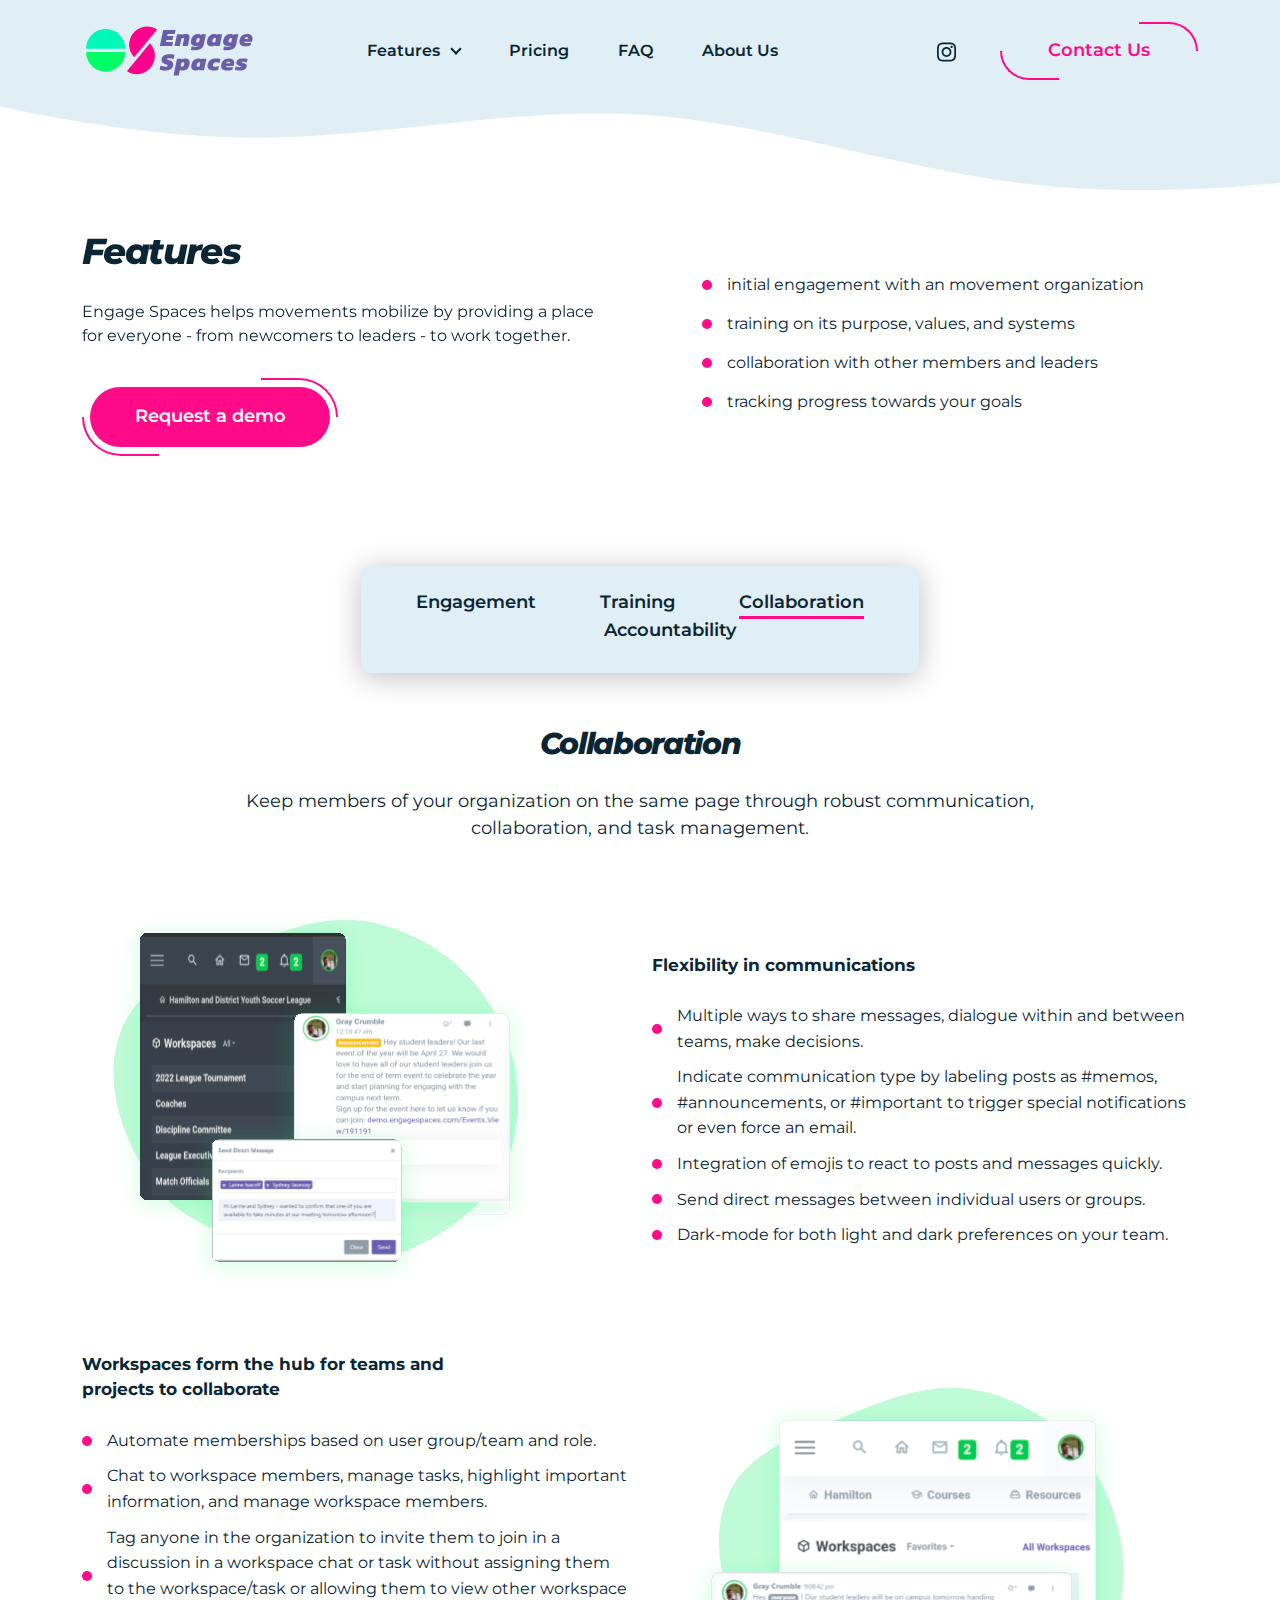
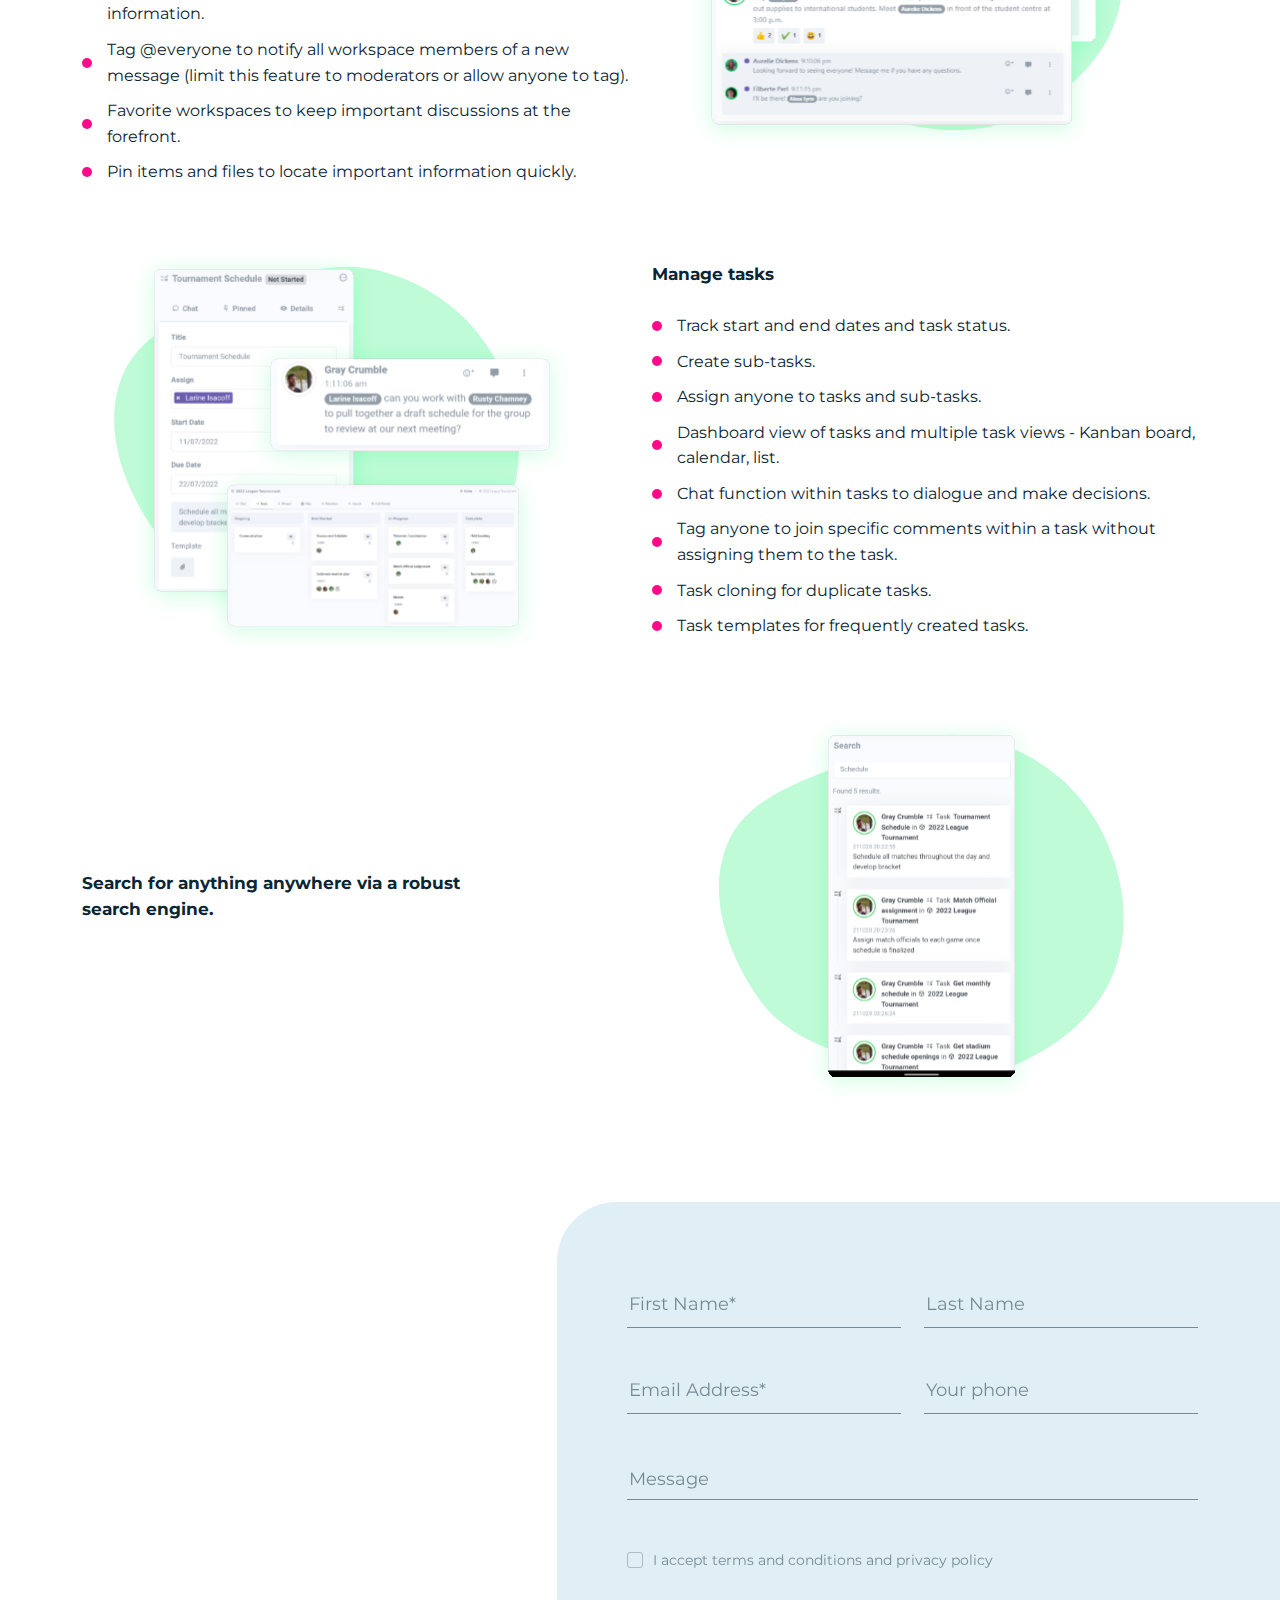
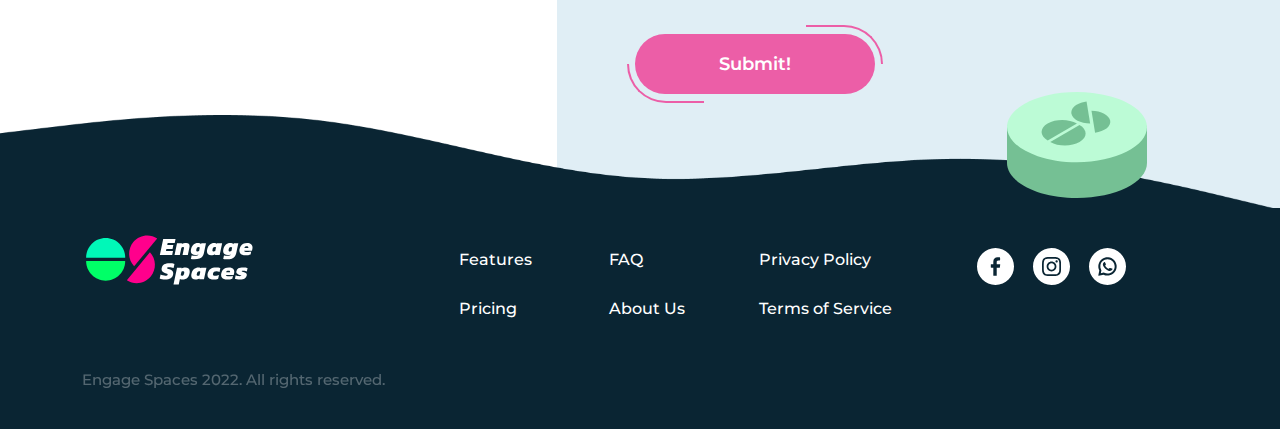
<file: collaboration.html>
<!DOCTYPE html>
<html lang="en">

<head>
    <meta charset="UTF-8">
    <meta http-equiv="X-UA-Compatible" content="IE=edge">
    <meta name="viewport" content="width=device-width, initial-scale=1.0">
    <title>Engage Spaces</title>
    <link rel="icon" type="image/x-icon" href="/img/favicon.png">
    <link rel="stylesheet" href="css/lib/bootstrap.min.css">
    <link rel="stylesheet" href="css/lib/aos.css">
    <link rel="stylesheet" href="css/style.css">
</head>

<body>
    <div class="pagewrapper">
        <header class="header">
            <div class="container">
                <div class="row align-items-center">
                    <div class="col-lg-3 col-8">
                        <div class="header__logo">
                            <a href="index.html">
                                <img src="img/svg/logo.svg" alt="logo">
                            </a>
                        </div>
                    </div>
                    <div class="col-xl-6 col-lg-5 col-4">
                        <nav class="header__menu">
                            <ul>
                                <li class="submenu">
                                    <a href="#">Features</a>
                                    <ul>
                                        <li>
                                            <a href="engagement.html#Engagement">
                                                Engagement
                                            </a>
                                        </li>
                                        <li>
                                            <a href="training.html#Training">
                                                Training
                                            </a>
                                        </li>
                                        <li>
                                            <a href="collaboration.html#Collaboration">
                                                Collaboration
                                            </a>
                                        </li>
                                        <li>
                                            <a href="accountability.html#Accountability">
                                                Accountability
                                            </a>
                                        </li>
                                    </ul>
                                </li>
                                <li>
                                    <a href="index.html#pricing">Pricing</a>
                                </li>
                                <li>
                                    <a href="faq.html">FAQ</a>
                                </li>
                                <li>
                                    <a href="about.html">About Us</a>
                                </li>
                            </ul>
                        </nav>
                        <div class="burger-btn">
                            <span></span>
                            <span></span>
                            <span></span>
                        </div>
                        <nav class="mobile__menu">
                            <div class="container">
                                <div class="mobile__menu-inner">
                                    <ul>
                                        <li class="mobile__submenu">
                                            <a href="#">Features</a>
                                            <ul>
                                                <li>
                                                    <a href="engagement.html#Engagement">
                                                        Engagement
                                                    </a>
                                                </li>
                                                <li>
                                                    <a href="training.html#Training">
                                                        Training
                                                    </a>
                                                </li>
                                                <li>
                                                    <a href="collaboration.html#Collaboration">
                                                        Collaboration
                                                    </a>
                                                </li>
                                                <li>
                                                    <a href="accountability.html#Accountability">
                                                        Accountability
                                                    </a>
                                                </li>
                                            </ul>
                                        </li>
                                        <li class="mobile__link">
                                            <a href="index.html#pricing">Pricing</a>
                                        </li>
                                        <li>
                                            <a href="faq.html">FAQ</a>
                                        </li>
                                        <li>
                                            <a href="about.html">About Us</a>
                                        </li>
                                    </ul>
                                    <div class="header__social--mobile">
                                        <a href="instagram.com">
                                            <svg width="19" height="20" viewBox="0 0 19 20" fill="none"
                                                xmlns="http://www.w3.org/2000/svg">
                                                <g clip-path="url(#clip0_165_557)">
                                                    <path
                                                        d="M18.9815 6.08605C18.9369 5.07651 18.7737 4.38246 18.5398 3.78105C18.2986 3.14267 17.9274 2.57114 17.4411 2.09601C16.966 1.6135 16.3907 1.23856 15.7597 1.00107C15.1548 0.767211 14.4644 0.603956 13.4549 0.559445C12.4378 0.511164 12.1149 0.5 9.53529 0.5C6.95569 0.5 6.6328 0.511164 5.61949 0.555675C4.60995 0.600186 3.9159 0.763586 3.31464 0.997305C2.67612 1.23856 2.10458 1.60973 1.62946 2.09601C1.14694 2.57114 0.772154 3.14644 0.534521 3.77743C0.300658 4.38246 0.137403 5.07274 0.0928918 6.08228C0.0446112 7.09936 0.0334473 7.42225 0.0334473 10.0019C0.0334473 12.5815 0.0446112 12.9043 0.0891221 13.9177C0.133633 14.9272 0.297033 15.6213 0.530896 16.2227C0.772154 16.861 1.14694 17.4326 1.62946 17.9077C2.10458 18.3902 2.67989 18.7651 3.31087 19.0026C3.9159 19.2365 4.60618 19.3998 5.61587 19.4443C6.62903 19.4889 6.95206 19.4999 9.53167 19.4999C12.1113 19.4999 12.4342 19.4889 13.4475 19.4443C14.457 19.3998 15.1511 19.2365 15.7523 19.0026C17.0292 18.509 18.0388 17.4994 18.5324 16.2227C18.7662 15.6176 18.9296 14.9272 18.9741 13.9177C19.0186 12.9043 19.0297 12.5815 19.0297 10.0019C19.0297 7.42225 19.026 7.09936 18.9815 6.08605ZM17.2705 13.8434C17.2296 14.7713 17.0737 15.2724 16.9438 15.6065C16.6246 16.4342 15.9676 17.0911 15.1399 17.4104C14.8058 17.5403 14.3011 17.6962 13.3769 17.7369C12.3747 17.7816 12.0742 17.7926 9.53906 17.7926C7.00397 17.7926 6.69964 17.7816 5.70112 17.7369C4.7732 17.6962 4.27213 17.5403 3.93808 17.4104C3.52618 17.2582 3.15124 17.0169 2.84691 16.7014C2.53142 16.3933 2.29016 16.0221 2.13793 15.6102C2.00802 15.2762 1.85216 14.7713 1.81142 13.8472C1.76676 12.845 1.75574 12.5443 1.75574 10.0093C1.75574 7.47416 1.76676 7.16983 1.81142 6.17145C1.85216 5.24353 2.00802 4.74246 2.13793 4.40841C2.29016 3.99636 2.53142 3.62157 2.85068 3.31709C3.15863 3.0016 3.5298 2.76034 3.94185 2.60825C4.2759 2.47835 4.78074 2.32248 5.70489 2.2816C6.70704 2.23709 7.00774 2.22592 9.54269 2.22592C12.0815 2.22592 12.3821 2.23709 13.3806 2.2816C14.3085 2.32248 14.8096 2.47835 15.1437 2.60825C15.5556 2.76034 15.9305 3.0016 16.2348 3.31709C16.5503 3.62519 16.7916 3.99636 16.9438 4.40841C17.0737 4.74246 17.2296 5.24716 17.2705 6.17145C17.315 7.1736 17.3261 7.47416 17.3261 10.0093C17.3261 12.5443 17.315 12.8413 17.2705 13.8434Z"
                                                        fill="#0A2533" />
                                                    <path
                                                        d="M9.53513 5.12109C6.84055 5.12109 4.6543 7.30721 4.6543 10.0019C4.6543 12.6967 6.84055 14.8828 9.53513 14.8828C12.2299 14.8828 14.416 12.6967 14.416 10.0019C14.416 7.30721 12.2299 5.12109 9.53513 5.12109ZM9.53513 13.168C7.78703 13.168 6.36906 11.7502 6.36906 10.0019C6.36906 8.25368 7.78703 6.83585 9.53513 6.83585C11.2834 6.83585 12.7012 8.25368 12.7012 10.0019C12.7012 11.7502 11.2834 13.168 9.53513 13.168Z"
                                                        fill="#0A2533" />
                                                    <path
                                                        d="M15.749 4.92803C15.749 5.55727 15.2388 6.06748 14.6094 6.06748C13.9802 6.06748 13.47 5.55727 13.47 4.92803C13.47 4.29864 13.9802 3.78857 14.6094 3.78857C15.2388 3.78857 15.749 4.29864 15.749 4.92803Z"
                                                        fill="#0A2533" />
                                                </g>
                                                <defs>
                                                    <clipPath id="clip0_165_557">
                                                        <rect width="19" height="19" fill="white"
                                                            transform="translate(0 0.5)" />
                                                    </clipPath>
                                                </defs>
                                            </svg>
                                        </a>
                                    </div>
                                    <div class="header__button--mobile pinkbtn">
                                        <a href="contact.html">Contact Us</a>
                                    </div>
                                </div>
                            </div>
                        </nav>
                    </div>
                    <div class="col-xl-3 col-lg-4">
                        <div class="header__right">
                            <div class="header__social">
                                <a href="instagram.com">
                                    <svg width="19" height="20" viewBox="0 0 19 20" fill="none"
                                        xmlns="http://www.w3.org/2000/svg">
                                        <g clip-path="url(#clip0_165_557)">
                                            <path
                                                d="M18.9815 6.08605C18.9369 5.07651 18.7737 4.38246 18.5398 3.78105C18.2986 3.14267 17.9274 2.57114 17.4411 2.09601C16.966 1.6135 16.3907 1.23856 15.7597 1.00107C15.1548 0.767211 14.4644 0.603956 13.4549 0.559445C12.4378 0.511164 12.1149 0.5 9.53529 0.5C6.95569 0.5 6.6328 0.511164 5.61949 0.555675C4.60995 0.600186 3.9159 0.763586 3.31464 0.997305C2.67612 1.23856 2.10458 1.60973 1.62946 2.09601C1.14694 2.57114 0.772154 3.14644 0.534521 3.77743C0.300658 4.38246 0.137403 5.07274 0.0928918 6.08228C0.0446112 7.09936 0.0334473 7.42225 0.0334473 10.0019C0.0334473 12.5815 0.0446112 12.9043 0.0891221 13.9177C0.133633 14.9272 0.297033 15.6213 0.530896 16.2227C0.772154 16.861 1.14694 17.4326 1.62946 17.9077C2.10458 18.3902 2.67989 18.7651 3.31087 19.0026C3.9159 19.2365 4.60618 19.3998 5.61587 19.4443C6.62903 19.4889 6.95206 19.4999 9.53167 19.4999C12.1113 19.4999 12.4342 19.4889 13.4475 19.4443C14.457 19.3998 15.1511 19.2365 15.7523 19.0026C17.0292 18.509 18.0388 17.4994 18.5324 16.2227C18.7662 15.6176 18.9296 14.9272 18.9741 13.9177C19.0186 12.9043 19.0297 12.5815 19.0297 10.0019C19.0297 7.42225 19.026 7.09936 18.9815 6.08605ZM17.2705 13.8434C17.2296 14.7713 17.0737 15.2724 16.9438 15.6065C16.6246 16.4342 15.9676 17.0911 15.1399 17.4104C14.8058 17.5403 14.3011 17.6962 13.3769 17.7369C12.3747 17.7816 12.0742 17.7926 9.53906 17.7926C7.00397 17.7926 6.69964 17.7816 5.70112 17.7369C4.7732 17.6962 4.27213 17.5403 3.93808 17.4104C3.52618 17.2582 3.15124 17.0169 2.84691 16.7014C2.53142 16.3933 2.29016 16.0221 2.13793 15.6102C2.00802 15.2762 1.85216 14.7713 1.81142 13.8472C1.76676 12.845 1.75574 12.5443 1.75574 10.0093C1.75574 7.47416 1.76676 7.16983 1.81142 6.17145C1.85216 5.24353 2.00802 4.74246 2.13793 4.40841C2.29016 3.99636 2.53142 3.62157 2.85068 3.31709C3.15863 3.0016 3.5298 2.76034 3.94185 2.60825C4.2759 2.47835 4.78074 2.32248 5.70489 2.2816C6.70704 2.23709 7.00774 2.22592 9.54269 2.22592C12.0815 2.22592 12.3821 2.23709 13.3806 2.2816C14.3085 2.32248 14.8096 2.47835 15.1437 2.60825C15.5556 2.76034 15.9305 3.0016 16.2348 3.31709C16.5503 3.62519 16.7916 3.99636 16.9438 4.40841C17.0737 4.74246 17.2296 5.24716 17.2705 6.17145C17.315 7.1736 17.3261 7.47416 17.3261 10.0093C17.3261 12.5443 17.315 12.8413 17.2705 13.8434Z"
                                                fill="#0A2533" />
                                            <path
                                                d="M9.53513 5.12109C6.84055 5.12109 4.6543 7.30721 4.6543 10.0019C4.6543 12.6967 6.84055 14.8828 9.53513 14.8828C12.2299 14.8828 14.416 12.6967 14.416 10.0019C14.416 7.30721 12.2299 5.12109 9.53513 5.12109ZM9.53513 13.168C7.78703 13.168 6.36906 11.7502 6.36906 10.0019C6.36906 8.25368 7.78703 6.83585 9.53513 6.83585C11.2834 6.83585 12.7012 8.25368 12.7012 10.0019C12.7012 11.7502 11.2834 13.168 9.53513 13.168Z"
                                                fill="#0A2533" />
                                            <path
                                                d="M15.749 4.92803C15.749 5.55727 15.2388 6.06748 14.6094 6.06748C13.9802 6.06748 13.47 5.55727 13.47 4.92803C13.47 4.29864 13.9802 3.78857 14.6094 3.78857C15.2388 3.78857 15.749 4.29864 15.749 4.92803Z"
                                                fill="#0A2533" />
                                        </g>
                                        <defs>
                                            <clipPath id="clip0_165_557">
                                                <rect width="19" height="19" fill="white"
                                                    transform="translate(0 0.5)" />
                                            </clipPath>
                                        </defs>
                                    </svg>
                                </a>
                            </div>
                            <div class="header__button">
                                <a href="contact.html">Contact Us</a>
                            </div>
                        </div>
                    </div>
                </div>
            </div>
            <img src="img/header_frame.png" alt="" class="header__frame">
        </header>

        <main class="main">

            <section class="featureswelcomescreen">
                <div class="container">
                    <div class="row align-items-center justify-content-center">
                        <div class="col-xxl-5 col-lg-6">
                            <div class="featureswelcomescreen__left">
                                <h1 class="featureswelcomescreen__title" data-aos="fade-down">
                                    Features
                                </h1>
                                <div class="featureswelcomescreen__text" data-aos="fade-down"
                                data-aos-delay="300">
                                    <p>
                                        Engage Spaces helps movements mobilize by providing a place for everyone - from newcomers to leaders - to work together. 
                                    </p>
                                </div>
                                <div class="featureswelcomescreen__btn pinkbtn" data-aos="fade-down"
                                data-aos-delay="700">
                                    <a href="#">
                                        Request a demo
                                    </a>
                                </div>
                            </div>
                        </div>
                        <div class="col-xxl-5 col-lg-6">
                            <div class="featureswelcomescreen__right">
                                <ul>
                                    <li>
                                        initial engagement with an movement organization
                                    </li>
                                    <li>
                                        training on its purpose, values, and systems
                                    </li>
                                    <li>
                                        collaboration with other members and leaders
                                    </li>
                                    <li>
                                        tracking progress towards your goals 
                                    </li>
                                </ul>

                            </div>
                        </div>
                    </div>
                </div>
            </section>
            
            <section class="featurescontent">
                <div class="container">

                    <div class="featurescontent__top">
                        <div class="featurescontent__box">
                            <ul>
                                <li>
                                    <a href="engagement.html#Engagement">
                                        Engagement
                                    </a>
                                </li>
                                <li>
                                    <a href="training.html#Training">
                                        Training
                                    </a>
                                </li>
                                <li>
                                    <a href="collaboration.html#Collaboration" class="active">
                                        Collaboration
                                    </a>
                                </li>
                                <li>
                                    <a href="accountability.html#Accountability">
                                        Accountability
                                    </a>
                                </li>
                            </ul>
                        </div>
                        <h2 class="featurescontent__title" id="Collaboration">
                            Collaboration
                        </h2>
                        <div class="featurescontent__text">
                            Keep members of your organization on the same page through robust communication, collaboration, and task management.
                        </div>
                    </div>

                    <div class="featurescontent__inner">

                        <div class="featurescontent__field">
                            <div class="row align-items-center">
                                <div class="col-lg-6">
                                    <div class="featurescontent__field-img">
                                        <img src="img/svg/collaboration_img1.svg" alt="image">
                                    </div>
                                </div>
                                <div class="col-xxl-5 col-lg-6">
                                    <div class="featurescontent__field-text">
                                        <h3>
                                            Flexibility in communications
                                        </h3>
                                        <ul>
                                            <li>
                                                Multiple ways to share messages, dialogue within and between teams, make decisions.
                                            </li>
                                            <li>
                                                Indicate communication type by labeling posts as #memos, #announcements, or #important to trigger special notifications or even force an email.
                                            </li>
                                            <li>
                                                Integration of emojis to react to posts and messages quickly.
                                            </li>
                                            <li>
                                                Send direct messages between individual users or groups.
                                            </li>
                                            <li>
                                                Dark-mode for both light and dark preferences on your team.
                                            </li>
                                        </ul>

                                    </div>
                                </div>
                            </div>
                        </div>
                        
                        <div class="featurescontent__field">
                            <div class="row align-items-center">
                                <div class="col-lg-6">
                                    <div class="featurescontent__field-img">
                                        <img src="img/svg/collaboration_img2.svg" alt="image">
                                    </div>
                                </div>
                                <div class="col-xxl-5 col-lg-6">
                                    <div class="featurescontent__field-text">
                                        <h3>
                                            Workspaces form the hub for teams and projects to collaborate
                                        </h3>
                                        <ul>
                                            <li>
                                                Automate memberships based on user group/team and role.
                                            </li>
                                            <li>
                                                Chat to workspace members, manage tasks, highlight important information, and manage workspace members.
                                            </li>
                                            <li>
                                                Tag anyone in the organization to invite them to join in a discussion in a workspace chat or task without assigning them to the workspace/task or allowing them to view other workspace information.
                                            </li>
                                            <li>
                                                Tag @everyone to notify all workspace members of a new message (limit this feature to moderators or allow anyone to tag).
                                            </li>
                                            <li>
                                                Favorite workspaces to keep important discussions at the forefront.
                                            </li>
                                            <li>
                                                Pin items and files to locate important information quickly.
                                            </li>
                                        </ul>

                                    </div>
                                </div>
                            </div>
                        </div>  

                        <div class="featurescontent__field">
                            <div class="row align-items-center">
                                <div class="col-lg-6">
                                    <div class="featurescontent__field-img">
                                        <img src="img/svg/collaboration_img3.svg" alt="image">
                                    </div>
                                </div>
                                <div class="col-xxl-5 col-lg-6">
                                    <div class="featurescontent__field-text">
                                        <h3>
                                            Manage tasks
                                        </h3>
                                        <ul>
                                            <li>
                                                Track start and end dates and task status.
                                            </li>
                                            <li>
                                                Create sub-tasks.
                                            </li>
                                            <li>
                                                Assign anyone to tasks and sub-tasks.
                                            </li>
                                            <li>
                                                Dashboard view of tasks and multiple task views - Kanban board, calendar, list.
                                            </li>
                                            <li>
                                                Chat function within tasks to dialogue and make decisions.
                                            </li>
                                            <li>
                                                Tag anyone to join specific comments within a task without assigning them to the task.
                                            </li>
                                            <li>
                                                Task cloning for duplicate tasks.
                                            </li>
                                            <li>
                                                Task templates for frequently created tasks.
                                            </li>
                                        </ul>

                                    </div>
                                </div>
                            </div>
                        </div>  

                        <div class="featurescontent__field">
                            <div class="row align-items-center">
                                <div class="col-lg-6">
                                    <div class="featurescontent__field-img">
                                        <img src="img/svg/collaboration_img4.svg" alt="image">
                                    </div>
                                </div>
                                <div class="col-xxl-5 col-lg-6">
                                    <div class="featurescontent__field-text">
                                        <h3>
                                            Search for anything anywhere via a robust search engine.
                                        </h3>
                                    </div>
                                </div>
                            </div>
                        </div>  

                    </div>


                </div>
            </section>



            <section class="contact">
                <div class="container">
                    <div class="row">
                        <div class="col-lg-5">
                            <div class="contact__content">
                                <h2 class="contact__title" data-aos="fade-down">
                                    Let’s Talk!
                                </h2>
                                <div class="contact__subtitle" data-aos="fade-down"
                                data-aos-delay="300">
                                    We’re always here to help you out with any questions or issues you have about Engage
                                    Spaces. Submit the form below and we’ll get back to you as soon as we can.
                                </div>
                            </div>
                        </div>
                        <div class="col-lg-7">
                            <div class="contact__form">
                                <form>
                                    <input type="text" placeholder="First Name*" required>
                                    <input type="text" placeholder="Last Name">
                                    <input type="text" placeholder="Email Address*" required>
                                    <input type="tel" class="phoneinp" placeholder="Your phone">
                                    <textarea placeholder="Message"></textarea>
                                    <div class="checkfield">
                                        <input id="check" type="checkbox">
                                        <label for="check">I accept terms and conditions and privacy policy</label>
                                    </div>
                                    <button class="pinkbtn formbtn" disabled="">
                                        <span>
                                            Submit!
                                        </span>
                                    </button>

                                </form>
                                <img src="img/svg/contact_img.svg" alt="img" class="contact__form-img">
                            </div>
                        </div>
                    </div>
                </div>
            </section>

        </main>

        <footer class="footer">
            <img src="img/footer_frame.png" alt="img" class="footer__frame">
            <div class="container">
                <div class="row">
                    <div class="col-xxl-2 col-lg-3 col-md-4">
                        <div class="footer__logo">
                            <a href="index.html">
                                <img src="img/svg/footer__logo.svg" alt="logo">
                            </a>
                        </div>
                    </div>
                    <div class="col-lg-6 col-md-8">
                        <nav class="footer__menu">
                            <ul>
                                <li>
                                    <a href="engagement.html">Features</a>
                                </li>
                                <li>
                                    <a href="faq.html">FAQ</a>
                                </li>
                                <li>
                                    <a href="privacy.html">Privacy Policy</a>
                                </li>
                                <li>
                                    <a href="index.html#pricing">Pricing</a>
                                </li>
                                <li>
                                    <a href="about.html">About Us</a>
                                </li>
                                <li>
                                    <a href="terms.html">Terms of Service</a>
                                </li>
                            </ul>
                        </nav>
                    </div>
                    <div class="col-xxl-4 col-lg-3">
                        <div class="footer__social">
                            <a href="#">
                                <svg width="37" height="37" viewBox="0 0 37 37" fill="none"
                                    xmlns="http://www.w3.org/2000/svg">
                                    <path fill-rule="evenodd" clip-rule="evenodd"
                                        d="M37 18.5C37 28.7173 28.7173 37 18.5 37C8.28273 37 0 28.7173 0 18.5C0 8.28273 8.28273 0 18.5 0C28.7173 0 37 8.28273 37 18.5ZM22.8814 19.3252L23.1881 16.7498C23.1967 16.682 23.1908 16.6131 23.171 16.5477C23.1512 16.4822 23.1178 16.4217 23.073 16.37C23.0282 16.3184 22.973 16.2767 22.9111 16.2478C22.8491 16.2188 22.7818 16.2033 22.7134 16.2021H19.7169V14.0478C19.7169 13.0693 19.9749 12.4145 21.343 12.3926H22.6063C22.7354 12.3926 22.8593 12.3413 22.9506 12.25C23.0419 12.1587 23.0932 12.0348 23.0932 11.9057V9.73684C23.0932 9.60772 23.0419 9.48389 22.9506 9.39259C22.8593 9.30129 22.7354 9.25 22.6063 9.25H20.5445C18.0276 9.25 16.309 10.8225 16.309 13.7119V16.2094H14.2935C14.1644 16.2094 14.0405 16.2607 13.9492 16.352C13.8579 16.4433 13.8066 16.5671 13.8066 16.6962V19.2716C13.8066 19.4008 13.8579 19.5246 13.9492 19.6159C14.0405 19.7072 14.1644 19.7585 14.2935 19.7585H16.3212L16.3066 27.3995C16.3059 27.4449 16.3142 27.4899 16.331 27.5321C16.3478 27.5743 16.3727 27.6128 16.4044 27.6453C16.436 27.6779 16.4738 27.7039 16.5155 27.7218C16.5571 27.7398 16.602 27.7494 16.6474 27.75H19.3761C19.4674 27.7487 19.5544 27.7114 19.6183 27.6462C19.6821 27.581 19.7176 27.4932 19.7169 27.4019V19.7585H22.3945C22.5149 19.7592 22.6313 19.7153 22.7212 19.6353C22.8111 19.5553 22.8681 19.4448 22.8814 19.3252Z"
                                        fill="white" />
                                </svg>
                            </a>
                            <a href="#">
                                <svg width="37" height="37" viewBox="0 0 37 37" fill="none"
                                    xmlns="http://www.w3.org/2000/svg">
                                    <g clip-path="url(#clip0_165_506)">
                                        <path fill-rule="evenodd" clip-rule="evenodd"
                                            d="M37.0006 18.4998C37.0006 28.717 28.718 36.9997 18.5008 36.9997C8.28364 36.9997 0.000976562 28.717 0.000976562 18.4998C0.000976562 8.28266 8.28364 0 18.5008 0C28.718 0 37.0006 8.28266 37.0006 18.4998ZM27.5398 12.2811C27.7737 12.8825 27.9369 13.5765 27.9815 14.5861C28.026 15.5994 28.0297 15.9223 28.0297 18.5019C28.0297 21.0815 28.0186 21.4043 27.9741 22.4177C27.9295 23.4272 27.7661 24.1176 27.5324 24.7227C27.0387 25.9994 26.0292 27.009 24.7523 27.5026C24.151 27.7365 23.457 27.8998 22.4475 27.9443C21.4341 27.9889 21.1113 27.9999 18.5317 27.9999C15.9521 27.9999 15.629 27.9889 14.6159 27.9443C13.6062 27.8998 12.9159 27.7365 12.3109 27.5026C11.6799 27.2652 11.1046 26.8902 10.6295 26.4077C10.1469 25.9326 9.77215 25.361 9.53089 24.7227C9.29702 24.1213 9.13363 23.4272 9.08911 22.4177C9.0446 21.4043 9.03344 21.0815 9.03344 18.5019C9.03344 15.9223 9.0446 15.5994 9.09288 14.5823C9.13739 13.5727 9.30065 12.8825 9.53451 12.2774C9.77215 11.6464 10.1469 11.0711 10.6295 10.596C11.1046 10.1097 11.6761 9.73856 12.3146 9.49731C12.9159 9.26359 13.6099 9.10019 14.6195 9.05568C15.6328 9.01116 15.9557 9 18.5353 9C21.1149 9 21.4378 9.01116 22.4549 9.05945C23.4644 9.10396 24.1548 9.26721 24.7597 9.50107C25.3907 9.73856 25.966 10.1135 26.4411 10.596C26.9274 11.0711 27.2986 11.6427 27.5398 12.2811ZM25.9438 24.1065C26.0737 23.7724 26.2296 23.2713 26.2705 22.3434C26.315 21.3413 26.3261 21.0443 26.3261 18.5093C26.3261 15.9742 26.315 15.6736 26.2705 14.6714C26.2296 13.7472 26.0737 13.2425 25.9438 12.9084C25.7916 12.4964 25.5503 12.1252 25.2348 11.8171C24.9305 11.5016 24.5556 11.2603 24.1437 11.1083C23.8096 10.9783 23.3085 10.8225 22.3806 10.7816C21.3821 10.7371 21.0815 10.7259 18.5427 10.7259C16.0077 10.7259 15.707 10.7371 14.7049 10.7816C13.7807 10.8225 13.2759 10.9783 12.9418 11.1083C12.5298 11.2603 12.1586 11.5016 11.8507 11.8171C11.5314 12.1216 11.2902 12.4964 11.1379 12.9084C11.008 13.2425 10.8522 13.7435 10.8114 14.6714C10.7668 15.6698 10.7557 15.9742 10.7557 18.5093C10.7557 21.0443 10.7668 21.345 10.8114 22.3472C10.8522 23.2713 11.008 23.7762 11.1379 24.1102C11.2902 24.5221 11.5314 24.8933 11.8469 25.2014C12.1512 25.5169 12.5262 25.7582 12.9381 25.9104C13.2721 26.0403 13.7732 26.1962 14.7011 26.2369C15.6996 26.2816 16.004 26.2926 18.5391 26.2926C21.0741 26.2926 21.3747 26.2816 22.3768 26.2369C23.3011 26.1962 23.8058 26.0403 24.1399 25.9104C24.9676 25.5911 25.6245 24.9342 25.9438 24.1065ZM18.5352 13.621C15.8406 13.621 13.6543 15.8071 13.6543 18.5018C13.6543 21.1966 15.8406 23.3827 18.5352 23.3827C21.2299 23.3827 23.416 21.1966 23.416 18.5018C23.416 15.8071 21.2299 13.621 18.5352 13.621ZM18.5352 21.6679C16.7871 21.6679 15.3691 20.2501 15.3691 18.5018C15.3691 16.7536 16.7871 15.3358 18.5352 15.3358C20.2834 15.3358 21.7013 16.7536 21.7013 18.5018C21.7013 20.2501 20.2834 21.6679 18.5352 21.6679ZM23.6094 14.5675C24.2388 14.5675 24.749 14.0573 24.749 13.428C24.749 12.7986 24.2388 12.2886 23.6094 12.2886C22.9802 12.2886 22.47 12.7986 22.47 13.428C22.47 14.0573 22.9802 14.5675 23.6094 14.5675Z"
                                            fill="white" />
                                    </g>
                                    <defs>
                                        <clipPath id="clip0_165_506">
                                            <rect width="37" height="37" fill="white" />
                                        </clipPath>
                                    </defs>
                                </svg>
                            </a>
                            <a href="#">
                                <svg width="37" height="37" viewBox="0 0 37 37" fill="none"
                                    xmlns="http://www.w3.org/2000/svg">
                                    <path fill-rule="evenodd" clip-rule="evenodd"
                                        d="M18.5 37C28.7173 37 37 28.7173 37 18.5C37 8.28273 28.7173 0 18.5 0C8.28273 0 0 8.28273 0 18.5C0 28.7173 8.28273 37 18.5 37ZM25.026 11.974C23.4866 10.4172 21.4413 9.462 19.2593 9.28095C17.0774 9.09991 14.9026 9.70493 13.1276 10.9868C11.3527 12.2686 10.0945 14.1429 9.58022 16.2711C9.06597 18.3992 9.32956 20.6412 10.3234 22.5921L9.34969 27.3193C9.33927 27.3665 9.33886 27.4154 9.34851 27.4628C9.35815 27.5102 9.37763 27.555 9.40568 27.5944C9.44585 27.654 9.50328 27.6999 9.57027 27.726C9.63726 27.7521 9.71062 27.7572 9.78055 27.7404L14.4055 26.6426C16.3511 27.6104 18.5769 27.8564 20.6868 27.3368C22.7968 26.8173 24.6539 25.5659 25.9276 23.8054C27.2014 22.045 27.8091 19.8896 27.6427 17.7231C27.4763 15.5565 26.5464 13.5193 25.0187 11.974H25.026ZM23.5782 23.5068C22.5138 24.5685 21.1435 25.2702 19.6599 25.5133C18.1753 25.7565 16.6519 25.5283 15.3038 24.8608L14.6563 24.5394L11.8155 25.2113V25.1748L12.4144 22.3097L12.0979 21.6865C11.4086 20.3347 11.1652 18.7993 11.4027 17.3006C11.6401 15.8019 12.3463 14.417 13.4197 13.3445C14.7675 11.9981 16.5947 11.2418 18.4999 11.2418C20.405 11.2418 22.2322 11.9981 23.5801 13.3445L23.6117 13.3883C24.942 14.739 25.6847 16.5607 25.6778 18.4566C25.671 20.351 24.9164 22.166 23.5782 23.5068ZM21.7399 22.8063C22.4287 22.6384 22.9813 21.969 23.3294 21.4213C23.3869 21.3338 23.423 21.234 23.4347 21.13C23.4465 21.0259 23.4336 20.9206 23.3971 20.8225C23.3606 20.7244 23.3015 20.6362 23.2246 20.5652C23.1478 20.4941 23.0552 20.4422 22.9545 20.4135L21.1776 19.9048C21.0605 19.8713 20.9365 19.8708 20.8192 19.9035C20.7019 19.9361 20.5959 20.0006 20.513 20.0898L20.0773 20.5328C19.988 20.6246 19.8734 20.6877 19.7482 20.7141C19.6229 20.7406 19.4926 20.7291 19.3738 20.6813C18.7231 20.3449 18.1246 19.9161 17.5968 19.4082C17.1063 18.9933 16.6747 18.5134 16.314 17.9817C16.2502 17.8705 16.221 17.7428 16.2301 17.6149C16.2392 17.487 16.2862 17.3647 16.3651 17.2636L16.7449 16.7768C16.8179 16.6826 16.864 16.5704 16.8781 16.452C16.8923 16.3337 16.874 16.2137 16.8252 16.105L16.0779 14.4156C16.0369 14.3208 15.9743 14.2369 15.8951 14.1707C15.8159 14.1044 15.7223 14.0575 15.6218 14.0339C15.5213 14.0102 15.4166 14.0104 15.3162 14.0344C15.2157 14.0585 15.1223 14.1056 15.0434 14.1722C14.5468 14.5909 13.9577 15.2286 13.8871 15.937C13.7678 17.1809 14.3034 18.7509 16.3213 20.635L16.3505 20.6618C18.6703 22.8063 20.5228 23.0984 21.7399 22.8063Z"
                                        fill="white" />
                                </svg>

                            </a>
                        </div>
                    </div>
                </div>
                <div class="footer__copy">
                    Engage Spaces 2022. All rights reserved.
                </div>
            </div>
        </footer>

        <div class="btnup">
            <img src="img/svg/btnup_arrow.svg" alt="btn">
        </div>
    </div>


    <script src="js/lib/jquery.js"></script>
    <script src="js/lib/bootstrap.min.js"></script>
    <script src="js/lib/jquery.inputmask.js"></script>
    <script src="js/lib/aos.js"></script>
    <script src="js/main.js"></script>


</body>

</html>
</file>
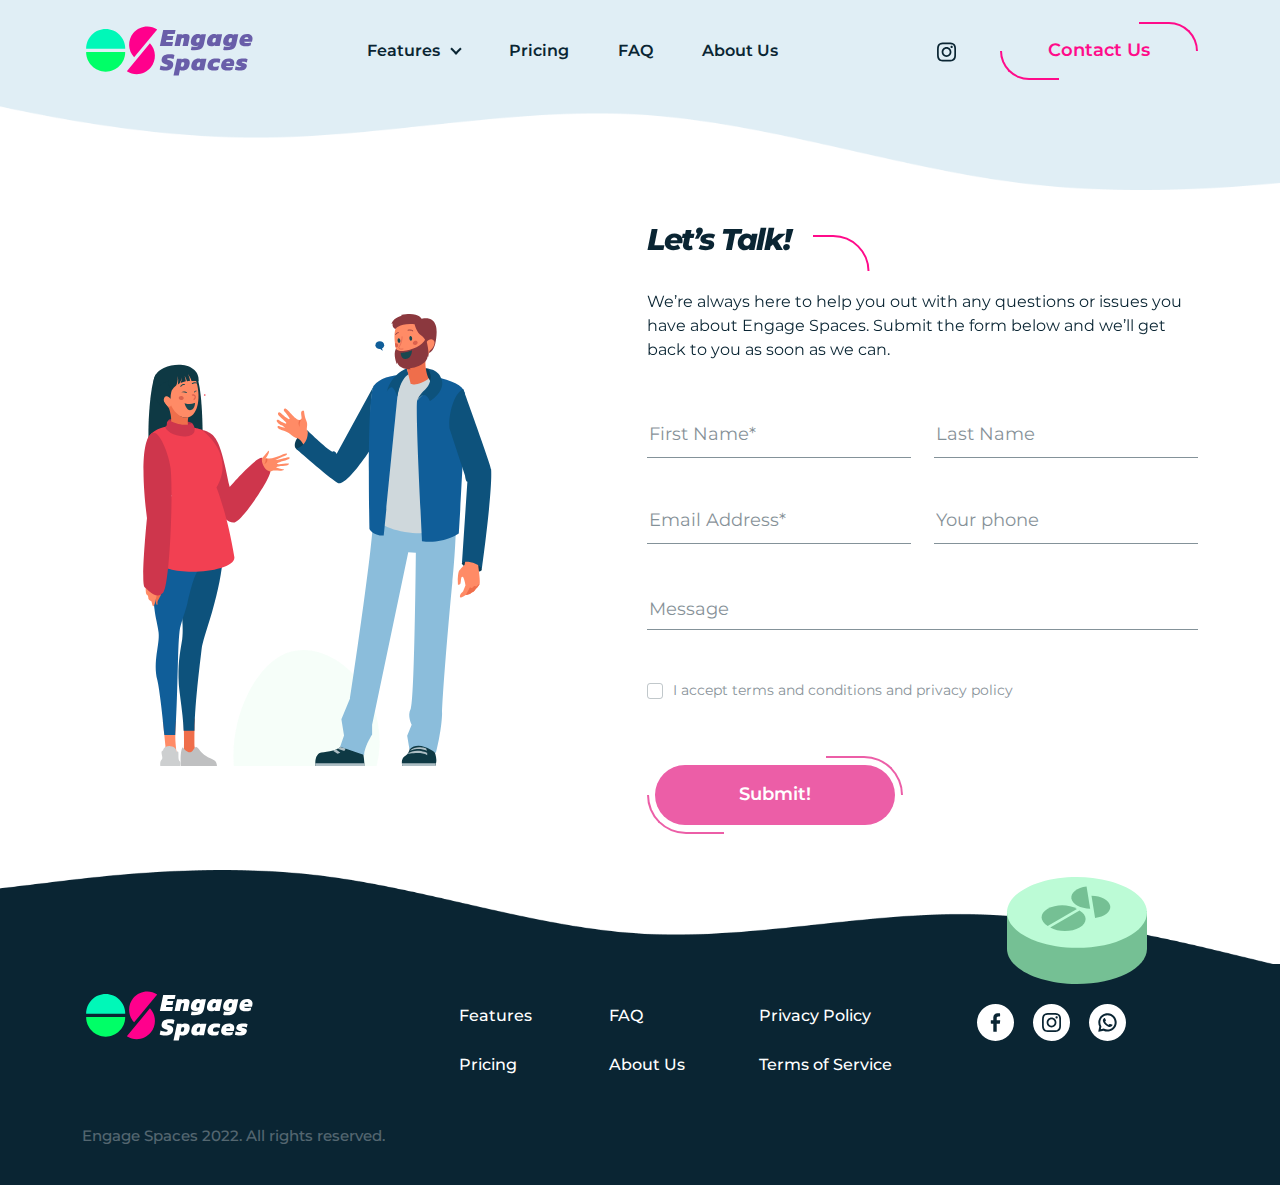
<file: contact.html>
<!DOCTYPE html>
<html lang="en">

<head>
    <meta charset="UTF-8">
    <meta http-equiv="X-UA-Compatible" content="IE=edge">
    <meta name="viewport" content="width=device-width, initial-scale=1.0">
    <title>Engage Spaces</title>
    <link rel="icon" type="image/x-icon" href="/img/favicon.png">
    <link rel="stylesheet" href="css/lib/bootstrap.min.css">
    <link rel="stylesheet" href="css/lib/aos.css">
    <link rel="stylesheet" href="css/style.css">
</head>

<body>
    <div class="pagewrapper">
        
        <header class="header">
            <div class="container">
                <div class="row align-items-center">
                    <div class="col-lg-3 col-8">
                        <div class="header__logo">
                            <a href="index.html">
                                <img src="img/svg/logo.svg" alt="logo">
                            </a>
                        </div>
                    </div>
                    <div class="col-xl-6 col-lg-5 col-4">
                        <nav class="header__menu">
                            <ul>
                                <li class="submenu">
                                    <a href="#">Features</a>
                                    <ul>
                                        <li>
                                            <a href="engagement.html#Engagement">
                                                Engagement
                                            </a>
                                        </li>
                                        <li>
                                            <a href="training.html#Training">
                                                Training
                                            </a>
                                        </li>
                                        <li>
                                            <a href="collaboration.html#Collaboration">
                                                Collaboration
                                            </a>
                                        </li>
                                        <li>
                                            <a href="accountability.html#Accountability">
                                                Accountability
                                            </a>
                                        </li>
                                    </ul>
                                </li>
                                <li>
                                    <a href="index.html#pricing">Pricing</a>
                                </li>
                                <li>
                                    <a href="faq.html">FAQ</a>
                                </li>
                                <li>
                                    <a href="about.html">About Us</a>
                                </li>
                            </ul>
                        </nav>
                        <div class="burger-btn">
                            <span></span>
                            <span></span>
                            <span></span>
                        </div>
                        <nav class="mobile__menu">
                            <div class="container">
                                <div class="mobile__menu-inner">
                                    <ul>
                                        <li class="mobile__submenu">
                                            <a href="#">Features</a>
                                            <ul>
                                                <li>
                                                    <a href="engagement.html#Engagement">
                                                        Engagement
                                                    </a>
                                                </li>
                                                <li>
                                                    <a href="training.html#Training">
                                                        Training
                                                    </a>
                                                </li>
                                                <li>
                                                    <a href="collaboration.html#Collaboration">
                                                        Collaboration
                                                    </a>
                                                </li>
                                                <li>
                                                    <a href="accountability.html#Accountability">
                                                        Accountability
                                                    </a>
                                                </li>
                                            </ul>
                                        </li>
                                        <li class="mobile__link">
                                            <a href="index.html#pricing">Pricing</a>
                                        </li>
                                        <li>
                                            <a href="faq.html">FAQ</a>
                                        </li>
                                        <li>
                                            <a href="about.html">About Us</a>
                                        </li>
                                    </ul>
                                    <div class="header__social--mobile">
                                        <a href="instagram.com">
                                            <svg width="19" height="20" viewBox="0 0 19 20" fill="none"
                                                xmlns="http://www.w3.org/2000/svg">
                                                <g clip-path="url(#clip0_165_557)">
                                                    <path
                                                        d="M18.9815 6.08605C18.9369 5.07651 18.7737 4.38246 18.5398 3.78105C18.2986 3.14267 17.9274 2.57114 17.4411 2.09601C16.966 1.6135 16.3907 1.23856 15.7597 1.00107C15.1548 0.767211 14.4644 0.603956 13.4549 0.559445C12.4378 0.511164 12.1149 0.5 9.53529 0.5C6.95569 0.5 6.6328 0.511164 5.61949 0.555675C4.60995 0.600186 3.9159 0.763586 3.31464 0.997305C2.67612 1.23856 2.10458 1.60973 1.62946 2.09601C1.14694 2.57114 0.772154 3.14644 0.534521 3.77743C0.300658 4.38246 0.137403 5.07274 0.0928918 6.08228C0.0446112 7.09936 0.0334473 7.42225 0.0334473 10.0019C0.0334473 12.5815 0.0446112 12.9043 0.0891221 13.9177C0.133633 14.9272 0.297033 15.6213 0.530896 16.2227C0.772154 16.861 1.14694 17.4326 1.62946 17.9077C2.10458 18.3902 2.67989 18.7651 3.31087 19.0026C3.9159 19.2365 4.60618 19.3998 5.61587 19.4443C6.62903 19.4889 6.95206 19.4999 9.53167 19.4999C12.1113 19.4999 12.4342 19.4889 13.4475 19.4443C14.457 19.3998 15.1511 19.2365 15.7523 19.0026C17.0292 18.509 18.0388 17.4994 18.5324 16.2227C18.7662 15.6176 18.9296 14.9272 18.9741 13.9177C19.0186 12.9043 19.0297 12.5815 19.0297 10.0019C19.0297 7.42225 19.026 7.09936 18.9815 6.08605ZM17.2705 13.8434C17.2296 14.7713 17.0737 15.2724 16.9438 15.6065C16.6246 16.4342 15.9676 17.0911 15.1399 17.4104C14.8058 17.5403 14.3011 17.6962 13.3769 17.7369C12.3747 17.7816 12.0742 17.7926 9.53906 17.7926C7.00397 17.7926 6.69964 17.7816 5.70112 17.7369C4.7732 17.6962 4.27213 17.5403 3.93808 17.4104C3.52618 17.2582 3.15124 17.0169 2.84691 16.7014C2.53142 16.3933 2.29016 16.0221 2.13793 15.6102C2.00802 15.2762 1.85216 14.7713 1.81142 13.8472C1.76676 12.845 1.75574 12.5443 1.75574 10.0093C1.75574 7.47416 1.76676 7.16983 1.81142 6.17145C1.85216 5.24353 2.00802 4.74246 2.13793 4.40841C2.29016 3.99636 2.53142 3.62157 2.85068 3.31709C3.15863 3.0016 3.5298 2.76034 3.94185 2.60825C4.2759 2.47835 4.78074 2.32248 5.70489 2.2816C6.70704 2.23709 7.00774 2.22592 9.54269 2.22592C12.0815 2.22592 12.3821 2.23709 13.3806 2.2816C14.3085 2.32248 14.8096 2.47835 15.1437 2.60825C15.5556 2.76034 15.9305 3.0016 16.2348 3.31709C16.5503 3.62519 16.7916 3.99636 16.9438 4.40841C17.0737 4.74246 17.2296 5.24716 17.2705 6.17145C17.315 7.1736 17.3261 7.47416 17.3261 10.0093C17.3261 12.5443 17.315 12.8413 17.2705 13.8434Z"
                                                        fill="#0A2533" />
                                                    <path
                                                        d="M9.53513 5.12109C6.84055 5.12109 4.6543 7.30721 4.6543 10.0019C4.6543 12.6967 6.84055 14.8828 9.53513 14.8828C12.2299 14.8828 14.416 12.6967 14.416 10.0019C14.416 7.30721 12.2299 5.12109 9.53513 5.12109ZM9.53513 13.168C7.78703 13.168 6.36906 11.7502 6.36906 10.0019C6.36906 8.25368 7.78703 6.83585 9.53513 6.83585C11.2834 6.83585 12.7012 8.25368 12.7012 10.0019C12.7012 11.7502 11.2834 13.168 9.53513 13.168Z"
                                                        fill="#0A2533" />
                                                    <path
                                                        d="M15.749 4.92803C15.749 5.55727 15.2388 6.06748 14.6094 6.06748C13.9802 6.06748 13.47 5.55727 13.47 4.92803C13.47 4.29864 13.9802 3.78857 14.6094 3.78857C15.2388 3.78857 15.749 4.29864 15.749 4.92803Z"
                                                        fill="#0A2533" />
                                                </g>
                                                <defs>
                                                    <clipPath id="clip0_165_557">
                                                        <rect width="19" height="19" fill="white"
                                                            transform="translate(0 0.5)" />
                                                    </clipPath>
                                                </defs>
                                            </svg>
                                        </a>
                                    </div>
                                    <div class="header__button--mobile pinkbtn">
                                        <a href="contact.html">Contact Us</a>
                                    </div>
                                </div>
                            </div>
                        </nav>
                    </div>
                    <div class="col-xl-3 col-lg-4">
                        <div class="header__right">
                            <div class="header__social">
                                <a href="instagram.com">
                                    <svg width="19" height="20" viewBox="0 0 19 20" fill="none"
                                        xmlns="http://www.w3.org/2000/svg">
                                        <g clip-path="url(#clip0_165_557)">
                                            <path
                                                d="M18.9815 6.08605C18.9369 5.07651 18.7737 4.38246 18.5398 3.78105C18.2986 3.14267 17.9274 2.57114 17.4411 2.09601C16.966 1.6135 16.3907 1.23856 15.7597 1.00107C15.1548 0.767211 14.4644 0.603956 13.4549 0.559445C12.4378 0.511164 12.1149 0.5 9.53529 0.5C6.95569 0.5 6.6328 0.511164 5.61949 0.555675C4.60995 0.600186 3.9159 0.763586 3.31464 0.997305C2.67612 1.23856 2.10458 1.60973 1.62946 2.09601C1.14694 2.57114 0.772154 3.14644 0.534521 3.77743C0.300658 4.38246 0.137403 5.07274 0.0928918 6.08228C0.0446112 7.09936 0.0334473 7.42225 0.0334473 10.0019C0.0334473 12.5815 0.0446112 12.9043 0.0891221 13.9177C0.133633 14.9272 0.297033 15.6213 0.530896 16.2227C0.772154 16.861 1.14694 17.4326 1.62946 17.9077C2.10458 18.3902 2.67989 18.7651 3.31087 19.0026C3.9159 19.2365 4.60618 19.3998 5.61587 19.4443C6.62903 19.4889 6.95206 19.4999 9.53167 19.4999C12.1113 19.4999 12.4342 19.4889 13.4475 19.4443C14.457 19.3998 15.1511 19.2365 15.7523 19.0026C17.0292 18.509 18.0388 17.4994 18.5324 16.2227C18.7662 15.6176 18.9296 14.9272 18.9741 13.9177C19.0186 12.9043 19.0297 12.5815 19.0297 10.0019C19.0297 7.42225 19.026 7.09936 18.9815 6.08605ZM17.2705 13.8434C17.2296 14.7713 17.0737 15.2724 16.9438 15.6065C16.6246 16.4342 15.9676 17.0911 15.1399 17.4104C14.8058 17.5403 14.3011 17.6962 13.3769 17.7369C12.3747 17.7816 12.0742 17.7926 9.53906 17.7926C7.00397 17.7926 6.69964 17.7816 5.70112 17.7369C4.7732 17.6962 4.27213 17.5403 3.93808 17.4104C3.52618 17.2582 3.15124 17.0169 2.84691 16.7014C2.53142 16.3933 2.29016 16.0221 2.13793 15.6102C2.00802 15.2762 1.85216 14.7713 1.81142 13.8472C1.76676 12.845 1.75574 12.5443 1.75574 10.0093C1.75574 7.47416 1.76676 7.16983 1.81142 6.17145C1.85216 5.24353 2.00802 4.74246 2.13793 4.40841C2.29016 3.99636 2.53142 3.62157 2.85068 3.31709C3.15863 3.0016 3.5298 2.76034 3.94185 2.60825C4.2759 2.47835 4.78074 2.32248 5.70489 2.2816C6.70704 2.23709 7.00774 2.22592 9.54269 2.22592C12.0815 2.22592 12.3821 2.23709 13.3806 2.2816C14.3085 2.32248 14.8096 2.47835 15.1437 2.60825C15.5556 2.76034 15.9305 3.0016 16.2348 3.31709C16.5503 3.62519 16.7916 3.99636 16.9438 4.40841C17.0737 4.74246 17.2296 5.24716 17.2705 6.17145C17.315 7.1736 17.3261 7.47416 17.3261 10.0093C17.3261 12.5443 17.315 12.8413 17.2705 13.8434Z"
                                                fill="#0A2533" />
                                            <path
                                                d="M9.53513 5.12109C6.84055 5.12109 4.6543 7.30721 4.6543 10.0019C4.6543 12.6967 6.84055 14.8828 9.53513 14.8828C12.2299 14.8828 14.416 12.6967 14.416 10.0019C14.416 7.30721 12.2299 5.12109 9.53513 5.12109ZM9.53513 13.168C7.78703 13.168 6.36906 11.7502 6.36906 10.0019C6.36906 8.25368 7.78703 6.83585 9.53513 6.83585C11.2834 6.83585 12.7012 8.25368 12.7012 10.0019C12.7012 11.7502 11.2834 13.168 9.53513 13.168Z"
                                                fill="#0A2533" />
                                            <path
                                                d="M15.749 4.92803C15.749 5.55727 15.2388 6.06748 14.6094 6.06748C13.9802 6.06748 13.47 5.55727 13.47 4.92803C13.47 4.29864 13.9802 3.78857 14.6094 3.78857C15.2388 3.78857 15.749 4.29864 15.749 4.92803Z"
                                                fill="#0A2533" />
                                        </g>
                                        <defs>
                                            <clipPath id="clip0_165_557">
                                                <rect width="19" height="19" fill="white"
                                                    transform="translate(0 0.5)" />
                                            </clipPath>
                                        </defs>
                                    </svg>
                                </a>
                            </div>
                            <div class="header__button">
                                <a href="contact.html">Contact Us</a>
                            </div>
                        </div>
                    </div>
                </div>
            </div>
            <img src="img/header_frame.png" alt="" class="header__frame">
        </header>

        <main class="main">

            <section class="contactpage">
                <div class="container">
                    <div class="row">
                        <div class="col-lg-5">
                           <div class="contactpage__img">
                               <img src="img/svg/contactpage_bg.svg" alt="img">
                           </div>
                        </div>
                        <div class="col-lg-7">
                            <div class="contact__content">
                                <h2 class="contact__title" data-aos="fade-down">
                                    Let’s Talk!
                                </h2>
                                <div class="contact__subtitle" data-aos="fade-down"
                                data-aos-delay="300">
                                    We’re always here to help you out with any questions or issues you have about Engage
                                    Spaces. Submit the form below and we’ll get back to you as soon as we can.
                                </div>
                            </div>
                            <div class="contact__form">
                                <form>
                                    <input type="text" placeholder="First Name*" required>
                                    <input type="text" placeholder="Last Name">
                                    <input type="text" placeholder="Email Address*" required>
                                    <input type="tel" class="phoneinp" placeholder="Your phone">
                                    <textarea placeholder="Message"></textarea>
                                    <div class="checkfield">
                                        <input id="check" type="checkbox">
                                        <label for="check">I accept terms and conditions and privacy policy</label>
                                    </div>
                                    <button class="pinkbtn formbtn" disabled="">
                                        <span>
                                            Submit!
                                        </span>
                                    </button>
                                    <img src="img/svg/contact_img.svg" alt="img" class="contact__form-img">
                                </form>
                            </div>
                        </div>
                    </div>
                </div>
            </section>

        </main>

        <footer class="footer">
            <img src="img/footer_frame.png" alt="img" class="footer__frame">
            <div class="container">
                <div class="row">
                    <div class="col-xxl-2 col-lg-3 col-md-4">
                        <div class="footer__logo">
                            <a href="index.html">
                                <img src="img/svg/footer__logo.svg" alt="logo">
                            </a>
                        </div>
                    </div>
                    <div class="col-lg-6 col-md-8">
                        <nav class="footer__menu">
                            <ul>
                                <li>
                                    <a href="engagement.html">Features</a>
                                </li>
                                <li>
                                    <a href="faq.html">FAQ</a>
                                </li>
                                <li>
                                    <a href="privacy.html">Privacy Policy</a>
                                </li>
                                <li>
                                    <a href="index.html#pricing">Pricing</a>
                                </li>
                                <li>
                                    <a href="about.html">About Us</a>
                                </li>
                                <li>
                                    <a href="terms.html">Terms of Service</a>
                                </li>
                            </ul>
                        </nav>
                    </div>
                    <div class="col-xxl-4 col-lg-3">
                        <div class="footer__social">
                            <a href="#">
                                <svg width="37" height="37" viewBox="0 0 37 37" fill="none"
                                    xmlns="http://www.w3.org/2000/svg">
                                    <path fill-rule="evenodd" clip-rule="evenodd"
                                        d="M37 18.5C37 28.7173 28.7173 37 18.5 37C8.28273 37 0 28.7173 0 18.5C0 8.28273 8.28273 0 18.5 0C28.7173 0 37 8.28273 37 18.5ZM22.8814 19.3252L23.1881 16.7498C23.1967 16.682 23.1908 16.6131 23.171 16.5477C23.1512 16.4822 23.1178 16.4217 23.073 16.37C23.0282 16.3184 22.973 16.2767 22.9111 16.2478C22.8491 16.2188 22.7818 16.2033 22.7134 16.2021H19.7169V14.0478C19.7169 13.0693 19.9749 12.4145 21.343 12.3926H22.6063C22.7354 12.3926 22.8593 12.3413 22.9506 12.25C23.0419 12.1587 23.0932 12.0348 23.0932 11.9057V9.73684C23.0932 9.60772 23.0419 9.48389 22.9506 9.39259C22.8593 9.30129 22.7354 9.25 22.6063 9.25H20.5445C18.0276 9.25 16.309 10.8225 16.309 13.7119V16.2094H14.2935C14.1644 16.2094 14.0405 16.2607 13.9492 16.352C13.8579 16.4433 13.8066 16.5671 13.8066 16.6962V19.2716C13.8066 19.4008 13.8579 19.5246 13.9492 19.6159C14.0405 19.7072 14.1644 19.7585 14.2935 19.7585H16.3212L16.3066 27.3995C16.3059 27.4449 16.3142 27.4899 16.331 27.5321C16.3478 27.5743 16.3727 27.6128 16.4044 27.6453C16.436 27.6779 16.4738 27.7039 16.5155 27.7218C16.5571 27.7398 16.602 27.7494 16.6474 27.75H19.3761C19.4674 27.7487 19.5544 27.7114 19.6183 27.6462C19.6821 27.581 19.7176 27.4932 19.7169 27.4019V19.7585H22.3945C22.5149 19.7592 22.6313 19.7153 22.7212 19.6353C22.8111 19.5553 22.8681 19.4448 22.8814 19.3252Z"
                                        fill="white" />
                                </svg>
                            </a>
                            <a href="#">
                                <svg width="37" height="37" viewBox="0 0 37 37" fill="none"
                                    xmlns="http://www.w3.org/2000/svg">
                                    <g clip-path="url(#clip0_165_506)">
                                        <path fill-rule="evenodd" clip-rule="evenodd"
                                            d="M37.0006 18.4998C37.0006 28.717 28.718 36.9997 18.5008 36.9997C8.28364 36.9997 0.000976562 28.717 0.000976562 18.4998C0.000976562 8.28266 8.28364 0 18.5008 0C28.718 0 37.0006 8.28266 37.0006 18.4998ZM27.5398 12.2811C27.7737 12.8825 27.9369 13.5765 27.9815 14.5861C28.026 15.5994 28.0297 15.9223 28.0297 18.5019C28.0297 21.0815 28.0186 21.4043 27.9741 22.4177C27.9295 23.4272 27.7661 24.1176 27.5324 24.7227C27.0387 25.9994 26.0292 27.009 24.7523 27.5026C24.151 27.7365 23.457 27.8998 22.4475 27.9443C21.4341 27.9889 21.1113 27.9999 18.5317 27.9999C15.9521 27.9999 15.629 27.9889 14.6159 27.9443C13.6062 27.8998 12.9159 27.7365 12.3109 27.5026C11.6799 27.2652 11.1046 26.8902 10.6295 26.4077C10.1469 25.9326 9.77215 25.361 9.53089 24.7227C9.29702 24.1213 9.13363 23.4272 9.08911 22.4177C9.0446 21.4043 9.03344 21.0815 9.03344 18.5019C9.03344 15.9223 9.0446 15.5994 9.09288 14.5823C9.13739 13.5727 9.30065 12.8825 9.53451 12.2774C9.77215 11.6464 10.1469 11.0711 10.6295 10.596C11.1046 10.1097 11.6761 9.73856 12.3146 9.49731C12.9159 9.26359 13.6099 9.10019 14.6195 9.05568C15.6328 9.01116 15.9557 9 18.5353 9C21.1149 9 21.4378 9.01116 22.4549 9.05945C23.4644 9.10396 24.1548 9.26721 24.7597 9.50107C25.3907 9.73856 25.966 10.1135 26.4411 10.596C26.9274 11.0711 27.2986 11.6427 27.5398 12.2811ZM25.9438 24.1065C26.0737 23.7724 26.2296 23.2713 26.2705 22.3434C26.315 21.3413 26.3261 21.0443 26.3261 18.5093C26.3261 15.9742 26.315 15.6736 26.2705 14.6714C26.2296 13.7472 26.0737 13.2425 25.9438 12.9084C25.7916 12.4964 25.5503 12.1252 25.2348 11.8171C24.9305 11.5016 24.5556 11.2603 24.1437 11.1083C23.8096 10.9783 23.3085 10.8225 22.3806 10.7816C21.3821 10.7371 21.0815 10.7259 18.5427 10.7259C16.0077 10.7259 15.707 10.7371 14.7049 10.7816C13.7807 10.8225 13.2759 10.9783 12.9418 11.1083C12.5298 11.2603 12.1586 11.5016 11.8507 11.8171C11.5314 12.1216 11.2902 12.4964 11.1379 12.9084C11.008 13.2425 10.8522 13.7435 10.8114 14.6714C10.7668 15.6698 10.7557 15.9742 10.7557 18.5093C10.7557 21.0443 10.7668 21.345 10.8114 22.3472C10.8522 23.2713 11.008 23.7762 11.1379 24.1102C11.2902 24.5221 11.5314 24.8933 11.8469 25.2014C12.1512 25.5169 12.5262 25.7582 12.9381 25.9104C13.2721 26.0403 13.7732 26.1962 14.7011 26.2369C15.6996 26.2816 16.004 26.2926 18.5391 26.2926C21.0741 26.2926 21.3747 26.2816 22.3768 26.2369C23.3011 26.1962 23.8058 26.0403 24.1399 25.9104C24.9676 25.5911 25.6245 24.9342 25.9438 24.1065ZM18.5352 13.621C15.8406 13.621 13.6543 15.8071 13.6543 18.5018C13.6543 21.1966 15.8406 23.3827 18.5352 23.3827C21.2299 23.3827 23.416 21.1966 23.416 18.5018C23.416 15.8071 21.2299 13.621 18.5352 13.621ZM18.5352 21.6679C16.7871 21.6679 15.3691 20.2501 15.3691 18.5018C15.3691 16.7536 16.7871 15.3358 18.5352 15.3358C20.2834 15.3358 21.7013 16.7536 21.7013 18.5018C21.7013 20.2501 20.2834 21.6679 18.5352 21.6679ZM23.6094 14.5675C24.2388 14.5675 24.749 14.0573 24.749 13.428C24.749 12.7986 24.2388 12.2886 23.6094 12.2886C22.9802 12.2886 22.47 12.7986 22.47 13.428C22.47 14.0573 22.9802 14.5675 23.6094 14.5675Z"
                                            fill="white" />
                                    </g>
                                    <defs>
                                        <clipPath id="clip0_165_506">
                                            <rect width="37" height="37" fill="white" />
                                        </clipPath>
                                    </defs>
                                </svg>
                            </a>
                            <a href="#">
                                <svg width="37" height="37" viewBox="0 0 37 37" fill="none"
                                    xmlns="http://www.w3.org/2000/svg">
                                    <path fill-rule="evenodd" clip-rule="evenodd"
                                        d="M18.5 37C28.7173 37 37 28.7173 37 18.5C37 8.28273 28.7173 0 18.5 0C8.28273 0 0 8.28273 0 18.5C0 28.7173 8.28273 37 18.5 37ZM25.026 11.974C23.4866 10.4172 21.4413 9.462 19.2593 9.28095C17.0774 9.09991 14.9026 9.70493 13.1276 10.9868C11.3527 12.2686 10.0945 14.1429 9.58022 16.2711C9.06597 18.3992 9.32956 20.6412 10.3234 22.5921L9.34969 27.3193C9.33927 27.3665 9.33886 27.4154 9.34851 27.4628C9.35815 27.5102 9.37763 27.555 9.40568 27.5944C9.44585 27.654 9.50328 27.6999 9.57027 27.726C9.63726 27.7521 9.71062 27.7572 9.78055 27.7404L14.4055 26.6426C16.3511 27.6104 18.5769 27.8564 20.6868 27.3368C22.7968 26.8173 24.6539 25.5659 25.9276 23.8054C27.2014 22.045 27.8091 19.8896 27.6427 17.7231C27.4763 15.5565 26.5464 13.5193 25.0187 11.974H25.026ZM23.5782 23.5068C22.5138 24.5685 21.1435 25.2702 19.6599 25.5133C18.1753 25.7565 16.6519 25.5283 15.3038 24.8608L14.6563 24.5394L11.8155 25.2113V25.1748L12.4144 22.3097L12.0979 21.6865C11.4086 20.3347 11.1652 18.7993 11.4027 17.3006C11.6401 15.8019 12.3463 14.417 13.4197 13.3445C14.7675 11.9981 16.5947 11.2418 18.4999 11.2418C20.405 11.2418 22.2322 11.9981 23.5801 13.3445L23.6117 13.3883C24.942 14.739 25.6847 16.5607 25.6778 18.4566C25.671 20.351 24.9164 22.166 23.5782 23.5068ZM21.7399 22.8063C22.4287 22.6384 22.9813 21.969 23.3294 21.4213C23.3869 21.3338 23.423 21.234 23.4347 21.13C23.4465 21.0259 23.4336 20.9206 23.3971 20.8225C23.3606 20.7244 23.3015 20.6362 23.2246 20.5652C23.1478 20.4941 23.0552 20.4422 22.9545 20.4135L21.1776 19.9048C21.0605 19.8713 20.9365 19.8708 20.8192 19.9035C20.7019 19.9361 20.5959 20.0006 20.513 20.0898L20.0773 20.5328C19.988 20.6246 19.8734 20.6877 19.7482 20.7141C19.6229 20.7406 19.4926 20.7291 19.3738 20.6813C18.7231 20.3449 18.1246 19.9161 17.5968 19.4082C17.1063 18.9933 16.6747 18.5134 16.314 17.9817C16.2502 17.8705 16.221 17.7428 16.2301 17.6149C16.2392 17.487 16.2862 17.3647 16.3651 17.2636L16.7449 16.7768C16.8179 16.6826 16.864 16.5704 16.8781 16.452C16.8923 16.3337 16.874 16.2137 16.8252 16.105L16.0779 14.4156C16.0369 14.3208 15.9743 14.2369 15.8951 14.1707C15.8159 14.1044 15.7223 14.0575 15.6218 14.0339C15.5213 14.0102 15.4166 14.0104 15.3162 14.0344C15.2157 14.0585 15.1223 14.1056 15.0434 14.1722C14.5468 14.5909 13.9577 15.2286 13.8871 15.937C13.7678 17.1809 14.3034 18.7509 16.3213 20.635L16.3505 20.6618C18.6703 22.8063 20.5228 23.0984 21.7399 22.8063Z"
                                        fill="white" />
                                </svg>

                            </a>
                        </div>
                    </div>
                </div>
                <div class="footer__copy">
                    Engage Spaces 2022. All rights reserved.
                </div>
            </div>
        </footer>

        <div class="btnup">
            <img src="img/svg/btnup_arrow.svg" alt="btn">
        </div>
    </div>


    <script src="js/lib/jquery.js"></script>
    <script src="js/lib/bootstrap.min.js"></script>
    <script src="js/lib/jquery.inputmask.js"></script>
    <script src="js/lib/aos.js"></script>
    <script src="js/main.js"></script>


</body>

</html>
</file>
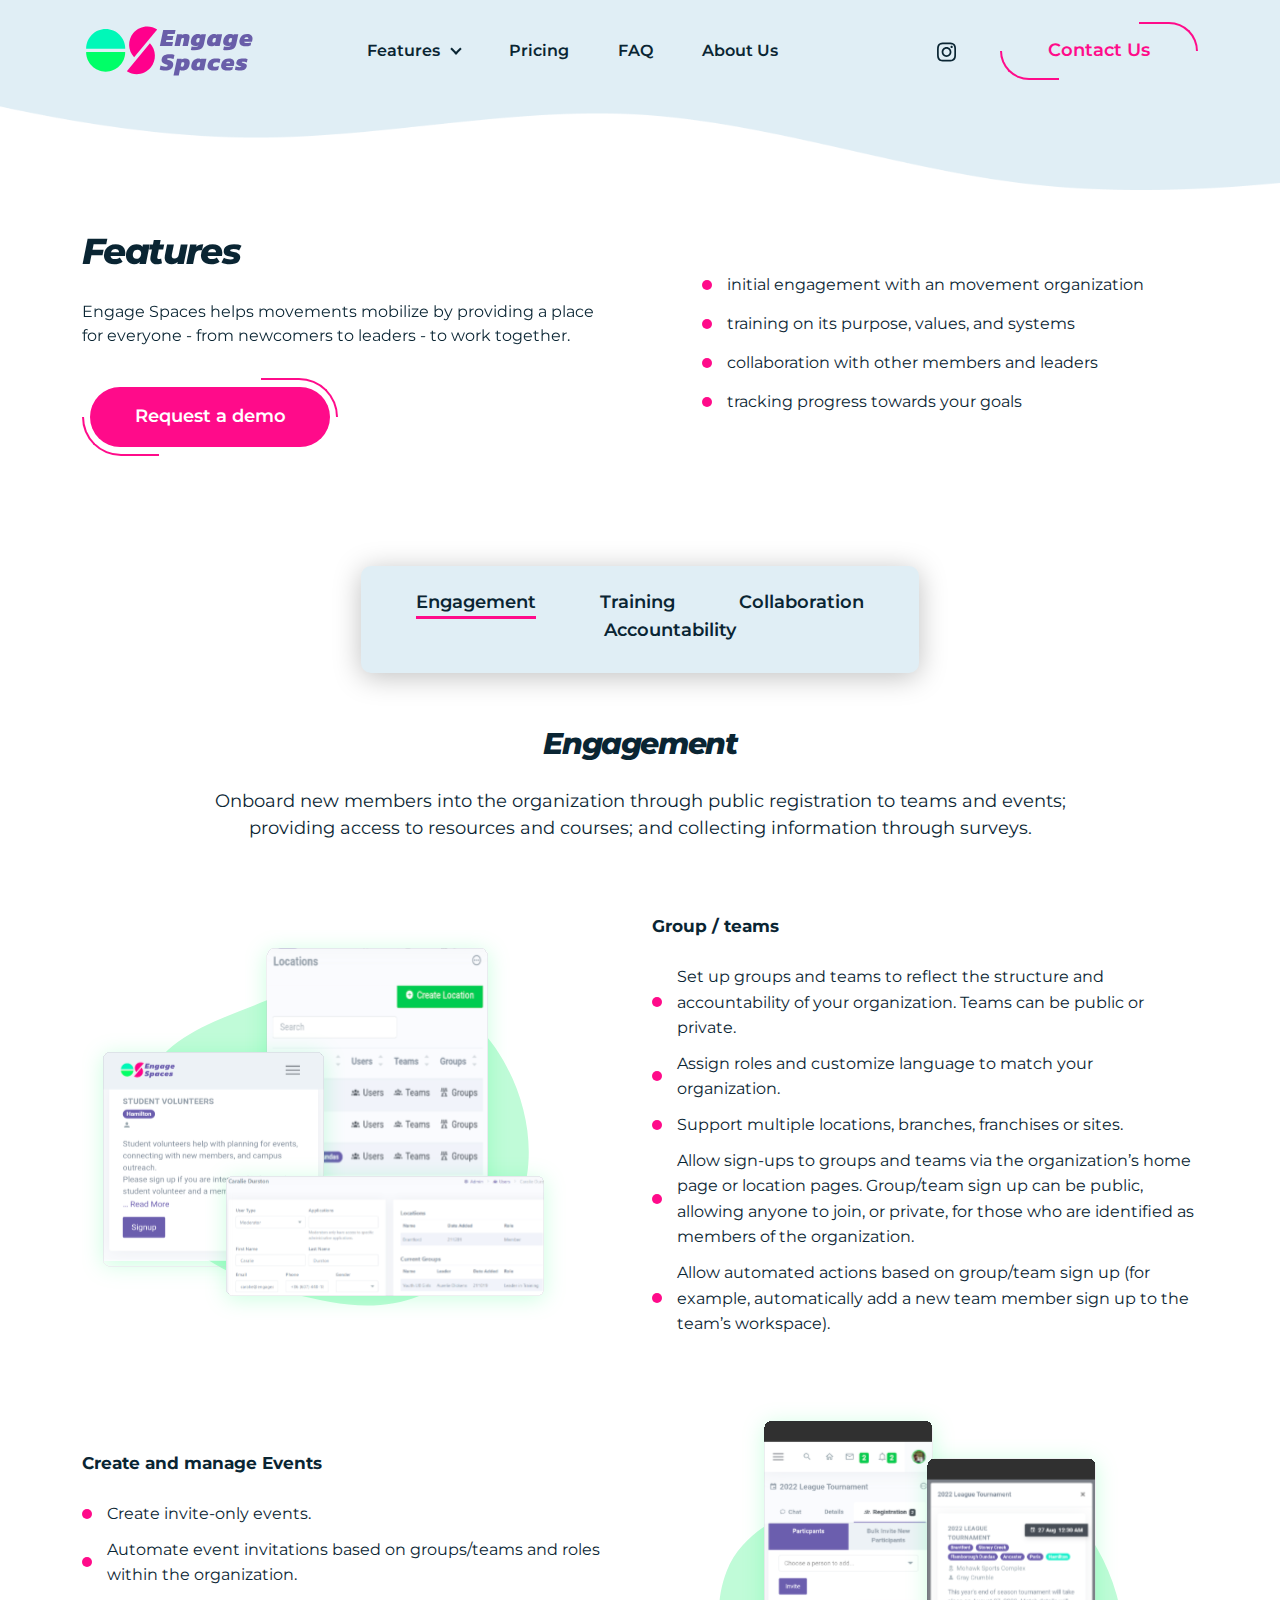
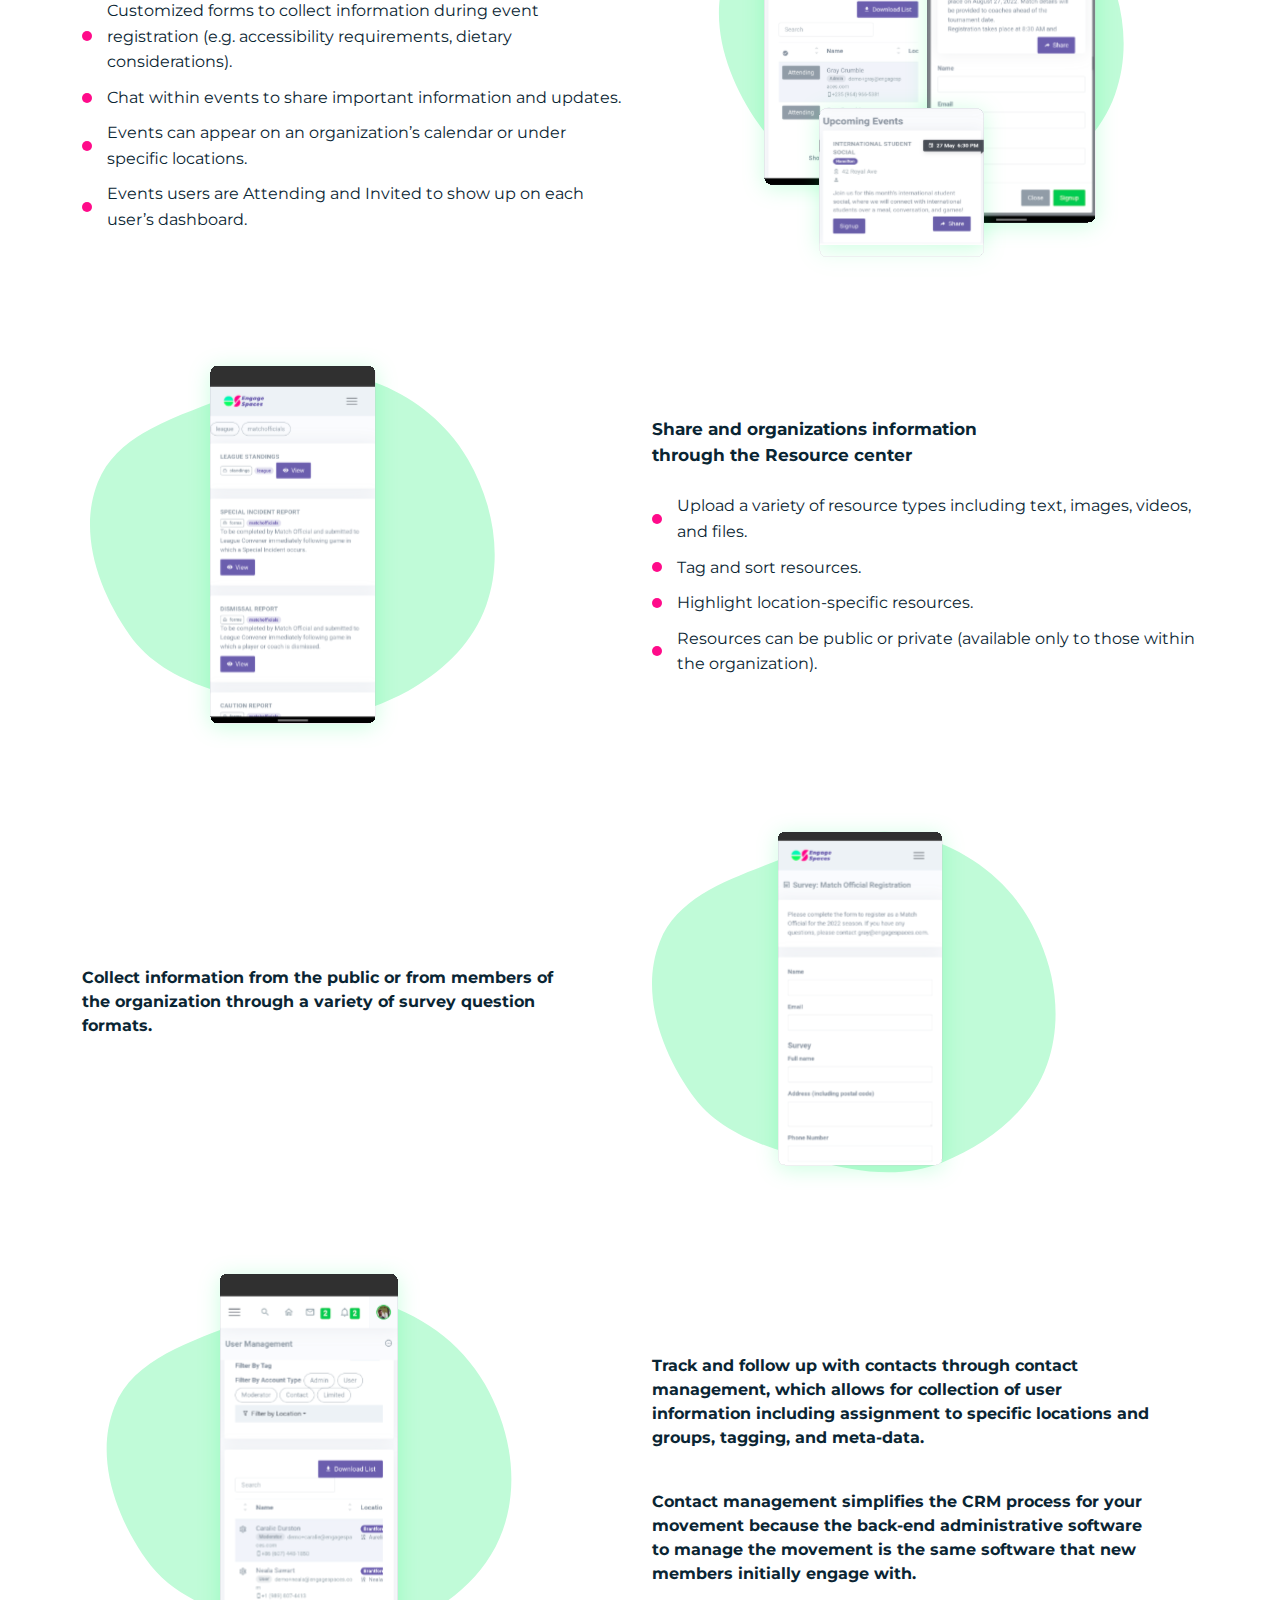
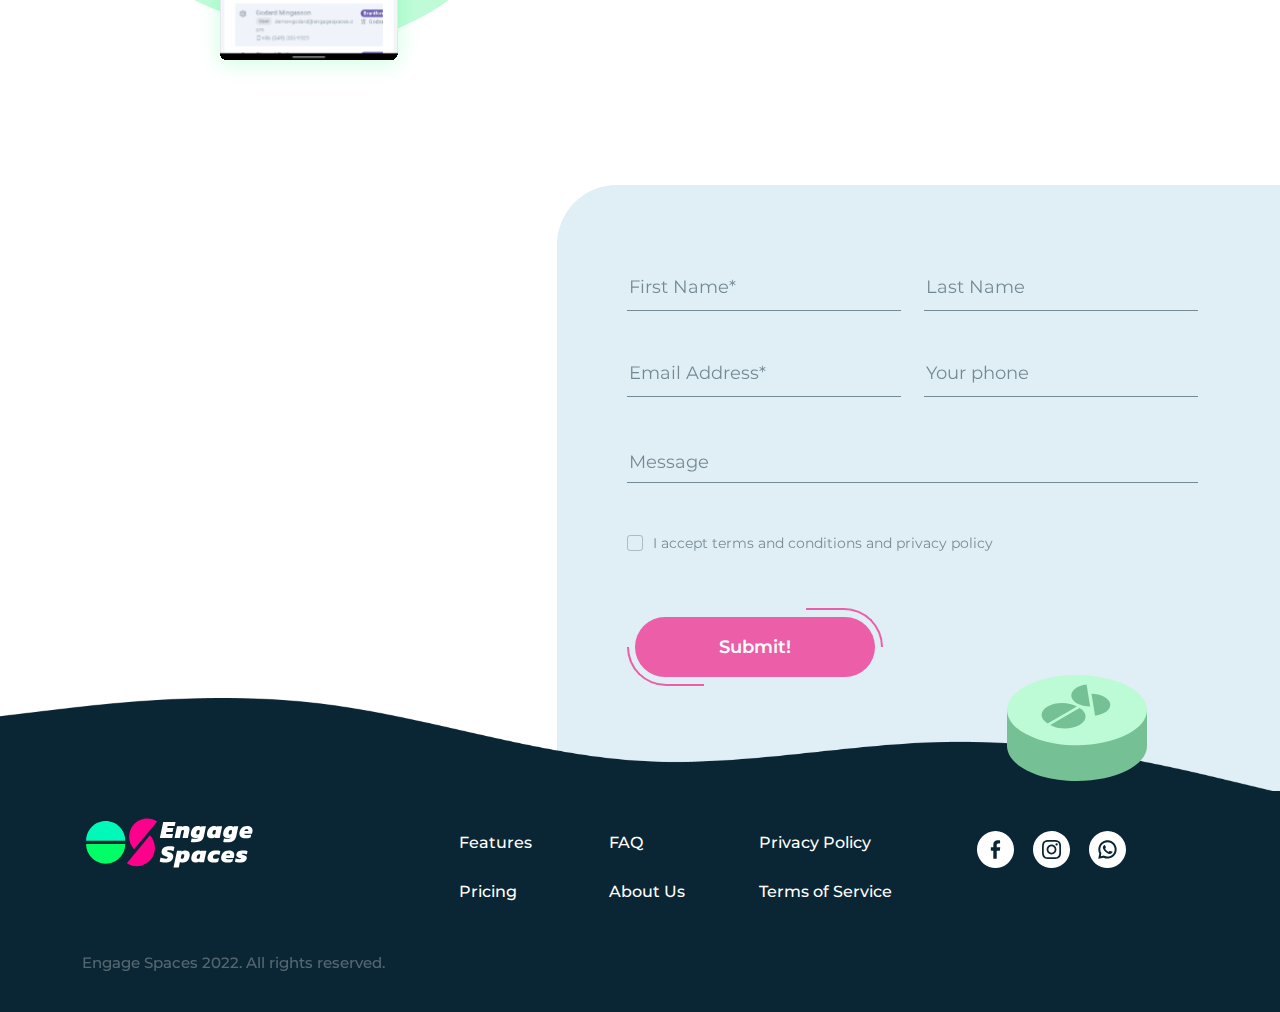
<file: engagement.html>
<!DOCTYPE html>
<html lang="en">

<head>
    <meta charset="UTF-8">
    <meta http-equiv="X-UA-Compatible" content="IE=edge">
    <meta name="viewport" content="width=device-width, initial-scale=1.0">
    <title>Engage Spaces</title>
    <link rel="icon" type="image/x-icon" href="/img/favicon.png">
    <link rel="stylesheet" href="css/lib/bootstrap.min.css">
    <link rel="stylesheet" href="css/lib/aos.css">
    <link rel="stylesheet" href="css/style.css">
</head>

<body>
    <div class="pagewrapper">
        <header class="header">
            <div class="container">
                <div class="row align-items-center">
                    <div class="col-lg-3 col-8">
                        <div class="header__logo">
                            <a href="index.html">
                                <img src="img/svg/logo.svg" alt="logo">
                            </a>
                        </div>
                    </div>
                    <div class="col-xl-6 col-lg-5 col-4">
                        <nav class="header__menu">
                            <ul>
                                <li class="submenu">
                                    <a href="#">Features</a>
                                    <ul>
                                        <li>
                                            <a href="engagement.html#Engagement">
                                                Engagement
                                            </a>
                                        </li>
                                        <li>
                                            <a href="training.html#Training">
                                                Training
                                            </a>
                                        </li>
                                        <li>
                                            <a href="collaboration.html#Collaboration">
                                                Collaboration
                                            </a>
                                        </li>
                                        <li>
                                            <a href="accountability.html#Accountability">
                                                Accountability
                                            </a>
                                        </li>
                                    </ul>
                                </li>
                                <li>
                                    <a href="index.html#pricing">Pricing</a>
                                </li>
                                <li>
                                    <a href="faq.html">FAQ</a>
                                </li>
                                <li>
                                    <a href="about.html">About Us</a>
                                </li>
                            </ul>
                        </nav>
                        <div class="burger-btn">
                            <span></span>
                            <span></span>
                            <span></span>
                        </div>
                        <nav class="mobile__menu">
                            <div class="container">
                                <div class="mobile__menu-inner">
                                    <ul>
                                        <li class="mobile__submenu">
                                            <a href="#">Features</a>
                                            <ul>
                                                <li>
                                                    <a href="engagement.html#Engagement">
                                                        Engagement
                                                    </a>
                                                </li>
                                                <li>
                                                    <a href="training.html#Training">
                                                        Training
                                                    </a>
                                                </li>
                                                <li>
                                                    <a href="collaboration.html#Collaboration">
                                                        Collaboration
                                                    </a>
                                                </li>
                                                <li>
                                                    <a href="accountability.html#Accountability">
                                                        Accountability
                                                    </a>
                                                </li>
                                            </ul>
                                        </li>
                                        <li class="mobile__link">
                                            <a href="index.html#pricing">Pricing</a>
                                        </li>
                                        <li>
                                            <a href="faq.html">FAQ</a>
                                        </li>
                                        <li>
                                            <a href="about.html">About Us</a>
                                        </li>
                                    </ul>
                                    <div class="header__social--mobile">
                                        <a href="instagram.com">
                                            <svg width="19" height="20" viewBox="0 0 19 20" fill="none"
                                                xmlns="http://www.w3.org/2000/svg">
                                                <g clip-path="url(#clip0_165_557)">
                                                    <path
                                                        d="M18.9815 6.08605C18.9369 5.07651 18.7737 4.38246 18.5398 3.78105C18.2986 3.14267 17.9274 2.57114 17.4411 2.09601C16.966 1.6135 16.3907 1.23856 15.7597 1.00107C15.1548 0.767211 14.4644 0.603956 13.4549 0.559445C12.4378 0.511164 12.1149 0.5 9.53529 0.5C6.95569 0.5 6.6328 0.511164 5.61949 0.555675C4.60995 0.600186 3.9159 0.763586 3.31464 0.997305C2.67612 1.23856 2.10458 1.60973 1.62946 2.09601C1.14694 2.57114 0.772154 3.14644 0.534521 3.77743C0.300658 4.38246 0.137403 5.07274 0.0928918 6.08228C0.0446112 7.09936 0.0334473 7.42225 0.0334473 10.0019C0.0334473 12.5815 0.0446112 12.9043 0.0891221 13.9177C0.133633 14.9272 0.297033 15.6213 0.530896 16.2227C0.772154 16.861 1.14694 17.4326 1.62946 17.9077C2.10458 18.3902 2.67989 18.7651 3.31087 19.0026C3.9159 19.2365 4.60618 19.3998 5.61587 19.4443C6.62903 19.4889 6.95206 19.4999 9.53167 19.4999C12.1113 19.4999 12.4342 19.4889 13.4475 19.4443C14.457 19.3998 15.1511 19.2365 15.7523 19.0026C17.0292 18.509 18.0388 17.4994 18.5324 16.2227C18.7662 15.6176 18.9296 14.9272 18.9741 13.9177C19.0186 12.9043 19.0297 12.5815 19.0297 10.0019C19.0297 7.42225 19.026 7.09936 18.9815 6.08605ZM17.2705 13.8434C17.2296 14.7713 17.0737 15.2724 16.9438 15.6065C16.6246 16.4342 15.9676 17.0911 15.1399 17.4104C14.8058 17.5403 14.3011 17.6962 13.3769 17.7369C12.3747 17.7816 12.0742 17.7926 9.53906 17.7926C7.00397 17.7926 6.69964 17.7816 5.70112 17.7369C4.7732 17.6962 4.27213 17.5403 3.93808 17.4104C3.52618 17.2582 3.15124 17.0169 2.84691 16.7014C2.53142 16.3933 2.29016 16.0221 2.13793 15.6102C2.00802 15.2762 1.85216 14.7713 1.81142 13.8472C1.76676 12.845 1.75574 12.5443 1.75574 10.0093C1.75574 7.47416 1.76676 7.16983 1.81142 6.17145C1.85216 5.24353 2.00802 4.74246 2.13793 4.40841C2.29016 3.99636 2.53142 3.62157 2.85068 3.31709C3.15863 3.0016 3.5298 2.76034 3.94185 2.60825C4.2759 2.47835 4.78074 2.32248 5.70489 2.2816C6.70704 2.23709 7.00774 2.22592 9.54269 2.22592C12.0815 2.22592 12.3821 2.23709 13.3806 2.2816C14.3085 2.32248 14.8096 2.47835 15.1437 2.60825C15.5556 2.76034 15.9305 3.0016 16.2348 3.31709C16.5503 3.62519 16.7916 3.99636 16.9438 4.40841C17.0737 4.74246 17.2296 5.24716 17.2705 6.17145C17.315 7.1736 17.3261 7.47416 17.3261 10.0093C17.3261 12.5443 17.315 12.8413 17.2705 13.8434Z"
                                                        fill="#0A2533" />
                                                    <path
                                                        d="M9.53513 5.12109C6.84055 5.12109 4.6543 7.30721 4.6543 10.0019C4.6543 12.6967 6.84055 14.8828 9.53513 14.8828C12.2299 14.8828 14.416 12.6967 14.416 10.0019C14.416 7.30721 12.2299 5.12109 9.53513 5.12109ZM9.53513 13.168C7.78703 13.168 6.36906 11.7502 6.36906 10.0019C6.36906 8.25368 7.78703 6.83585 9.53513 6.83585C11.2834 6.83585 12.7012 8.25368 12.7012 10.0019C12.7012 11.7502 11.2834 13.168 9.53513 13.168Z"
                                                        fill="#0A2533" />
                                                    <path
                                                        d="M15.749 4.92803C15.749 5.55727 15.2388 6.06748 14.6094 6.06748C13.9802 6.06748 13.47 5.55727 13.47 4.92803C13.47 4.29864 13.9802 3.78857 14.6094 3.78857C15.2388 3.78857 15.749 4.29864 15.749 4.92803Z"
                                                        fill="#0A2533" />
                                                </g>
                                                <defs>
                                                    <clipPath id="clip0_165_557">
                                                        <rect width="19" height="19" fill="white"
                                                            transform="translate(0 0.5)" />
                                                    </clipPath>
                                                </defs>
                                            </svg>
                                        </a>
                                    </div>
                                    <div class="header__button--mobile pinkbtn">
                                        <a href="contact.html">Contact Us</a>
                                    </div>
                                </div>
                            </div>
                        </nav>
                    </div>
                    <div class="col-xl-3 col-lg-4">
                        <div class="header__right">
                            <div class="header__social">
                                <a href="instagram.com">
                                    <svg width="19" height="20" viewBox="0 0 19 20" fill="none"
                                        xmlns="http://www.w3.org/2000/svg">
                                        <g clip-path="url(#clip0_165_557)">
                                            <path
                                                d="M18.9815 6.08605C18.9369 5.07651 18.7737 4.38246 18.5398 3.78105C18.2986 3.14267 17.9274 2.57114 17.4411 2.09601C16.966 1.6135 16.3907 1.23856 15.7597 1.00107C15.1548 0.767211 14.4644 0.603956 13.4549 0.559445C12.4378 0.511164 12.1149 0.5 9.53529 0.5C6.95569 0.5 6.6328 0.511164 5.61949 0.555675C4.60995 0.600186 3.9159 0.763586 3.31464 0.997305C2.67612 1.23856 2.10458 1.60973 1.62946 2.09601C1.14694 2.57114 0.772154 3.14644 0.534521 3.77743C0.300658 4.38246 0.137403 5.07274 0.0928918 6.08228C0.0446112 7.09936 0.0334473 7.42225 0.0334473 10.0019C0.0334473 12.5815 0.0446112 12.9043 0.0891221 13.9177C0.133633 14.9272 0.297033 15.6213 0.530896 16.2227C0.772154 16.861 1.14694 17.4326 1.62946 17.9077C2.10458 18.3902 2.67989 18.7651 3.31087 19.0026C3.9159 19.2365 4.60618 19.3998 5.61587 19.4443C6.62903 19.4889 6.95206 19.4999 9.53167 19.4999C12.1113 19.4999 12.4342 19.4889 13.4475 19.4443C14.457 19.3998 15.1511 19.2365 15.7523 19.0026C17.0292 18.509 18.0388 17.4994 18.5324 16.2227C18.7662 15.6176 18.9296 14.9272 18.9741 13.9177C19.0186 12.9043 19.0297 12.5815 19.0297 10.0019C19.0297 7.42225 19.026 7.09936 18.9815 6.08605ZM17.2705 13.8434C17.2296 14.7713 17.0737 15.2724 16.9438 15.6065C16.6246 16.4342 15.9676 17.0911 15.1399 17.4104C14.8058 17.5403 14.3011 17.6962 13.3769 17.7369C12.3747 17.7816 12.0742 17.7926 9.53906 17.7926C7.00397 17.7926 6.69964 17.7816 5.70112 17.7369C4.7732 17.6962 4.27213 17.5403 3.93808 17.4104C3.52618 17.2582 3.15124 17.0169 2.84691 16.7014C2.53142 16.3933 2.29016 16.0221 2.13793 15.6102C2.00802 15.2762 1.85216 14.7713 1.81142 13.8472C1.76676 12.845 1.75574 12.5443 1.75574 10.0093C1.75574 7.47416 1.76676 7.16983 1.81142 6.17145C1.85216 5.24353 2.00802 4.74246 2.13793 4.40841C2.29016 3.99636 2.53142 3.62157 2.85068 3.31709C3.15863 3.0016 3.5298 2.76034 3.94185 2.60825C4.2759 2.47835 4.78074 2.32248 5.70489 2.2816C6.70704 2.23709 7.00774 2.22592 9.54269 2.22592C12.0815 2.22592 12.3821 2.23709 13.3806 2.2816C14.3085 2.32248 14.8096 2.47835 15.1437 2.60825C15.5556 2.76034 15.9305 3.0016 16.2348 3.31709C16.5503 3.62519 16.7916 3.99636 16.9438 4.40841C17.0737 4.74246 17.2296 5.24716 17.2705 6.17145C17.315 7.1736 17.3261 7.47416 17.3261 10.0093C17.3261 12.5443 17.315 12.8413 17.2705 13.8434Z"
                                                fill="#0A2533" />
                                            <path
                                                d="M9.53513 5.12109C6.84055 5.12109 4.6543 7.30721 4.6543 10.0019C4.6543 12.6967 6.84055 14.8828 9.53513 14.8828C12.2299 14.8828 14.416 12.6967 14.416 10.0019C14.416 7.30721 12.2299 5.12109 9.53513 5.12109ZM9.53513 13.168C7.78703 13.168 6.36906 11.7502 6.36906 10.0019C6.36906 8.25368 7.78703 6.83585 9.53513 6.83585C11.2834 6.83585 12.7012 8.25368 12.7012 10.0019C12.7012 11.7502 11.2834 13.168 9.53513 13.168Z"
                                                fill="#0A2533" />
                                            <path
                                                d="M15.749 4.92803C15.749 5.55727 15.2388 6.06748 14.6094 6.06748C13.9802 6.06748 13.47 5.55727 13.47 4.92803C13.47 4.29864 13.9802 3.78857 14.6094 3.78857C15.2388 3.78857 15.749 4.29864 15.749 4.92803Z"
                                                fill="#0A2533" />
                                        </g>
                                        <defs>
                                            <clipPath id="clip0_165_557">
                                                <rect width="19" height="19" fill="white"
                                                    transform="translate(0 0.5)" />
                                            </clipPath>
                                        </defs>
                                    </svg>
                                </a>
                            </div>
                            <div class="header__button">
                                <a href="contact.html">Contact Us</a>
                            </div>
                        </div>
                    </div>
                </div>
            </div>
            <img src="img/header_frame.png" alt="" class="header__frame">
        </header>

        <main class="main">

            <section class="featureswelcomescreen">
                <div class="container">
                    <div class="row align-items-center justify-content-center">
                        <div class="col-xxl-5 col-lg-6">
                            <div class="featureswelcomescreen__left">
                                <h1 class="featureswelcomescreen__title" data-aos="fade-down">
                                    Features
                                </h1>
                                <div class="featureswelcomescreen__text" data-aos="fade-down"
                                data-aos-delay="300">
                                    <p>
                                        Engage Spaces helps movements mobilize by providing a place for everyone - from newcomers to leaders - to work together. 
                                    </p>
                                </div>
                                <div class="featureswelcomescreen__btn pinkbtn" data-aos="fade-down"
                                data-aos-delay="700">
                                    <a href="#">
                                        Request a demo
                                    </a>
                                </div>
                            </div>
                        </div>
                        <div class="col-xxl-5 col-lg-6">
                            <div class="featureswelcomescreen__right">
                                <ul>
                                    <li>
                                        initial engagement with an movement organization
                                    </li>
                                    <li>
                                        training on its purpose, values, and systems
                                    </li>
                                    <li>
                                        collaboration with other members and leaders
                                    </li>
                                    <li>
                                        tracking progress towards your goals 
                                    </li>
                                </ul>

                            </div>
                        </div>
                    </div>
                </div>
            </section>
            
            <section class="featurescontent">
                <div class="container">

                    <div class="featurescontent__top">
                        <div class="featurescontent__box">
                            <ul>
                                <li>
                                    <a href="engagement.html#Engagement" class="active">
                                        Engagement
                                    </a>
                                </li>
                                <li>
                                    <a href="training.html#Training">
                                        Training
                                    </a>
                                </li>
                                <li>
                                    <a href="collaboration.html#Collaboration">
                                        Collaboration
                                    </a>
                                </li>
                                <li>
                                    <a href="accountability.html#Accountability">
                                        Accountability
                                    </a>
                                </li>
                            </ul>
                        </div>
                        <h2 class="featurescontent__title" id="Engagement">
                            Engagement
                        </h2>
                        <div class="featurescontent__text">
                            Onboard new members into the organization through public registration to teams and events; providing access to resources and courses; and collecting information through surveys.
                        </div>
                    </div>

                    <div class="featurescontent__inner">

                        <div class="featurescontent__field">
                            <div class="row align-items-center">
                                <div class="col-lg-6">
                                    <div class="featurescontent__field-img">
                                        <img src="img/svg/engagement_img1.svg" alt="image">
                                    </div>
                                </div>
                                <div class="col-xxl-5 col-lg-6">
                                    <div class="featurescontent__field-text">
                                        <h3>
                                            Group / teams 
                                        </h3>
                                        <ul>
                                            <li>
                                                Set up groups and teams to reflect the structure and accountability of your organization. Teams can be public or private.
                                            </li>
                                            <li>
                                                Assign roles and customize language to match your organization.
                                            </li>
                                            <li>
                                                Support multiple locations, branches,  franchises or sites.
                                            </li>
                                            <li>
                                                Allow sign-ups to groups and teams via the organization’s home page or location pages. Group/team sign up can be public, allowing anyone to join, or private, for those who are identified as members of the organization.
                                            </li>
                                            <li>
                                                Allow automated actions based on group/team sign up (for example, automatically add a new team member sign up to the team’s workspace).
                                            </li>
                                        </ul>

                                    </div>
                                </div>
                            </div>
                        </div>

                        <div class="featurescontent__field">
                            <div class="row align-items-center">
                                <div class="col-lg-6">
                                    <div class="featurescontent__field-img">
                                        <img src="img/svg/engagement_img2.svg" alt="image">
                                    </div>
                                </div>
                                <div class="col-xxl-5 col-lg-6">
                                    <div class="featurescontent__field-text">
                                        <h3>
                                            Create and manage Events
                                        </h3>
                                        <ul>
                                            <li>
                                                Create invite-only events.
                                            </li>
                                            <li>
                                                Automate event invitations based on groups/teams and roles within the organization.
                                            </li>
                                            <li>
                                                Customized forms to collect information during event registration (e.g. accessibility requirements, dietary considerations).
                                            </li>
                                            <li>
                                                Chat within events to share important information and updates.
                                            </li>
                                            <li>
                                                Events can appear on an organization’s calendar or under specific locations.
                                            </li>
                                            <li>
                                                Events users are Attending and Invited to show up on each user’s dashboard.
                                            </li>
                                        </ul>

                                    </div>
                                </div>
                            </div>
                        </div>

                        <div class="featurescontent__field">
                            <div class="row align-items-center">
                                <div class="col-lg-6">
                                    <div class="featurescontent__field-img">
                                        <img src="img/svg/engagement_img3.svg" alt="image">
                                    </div>
                                </div>
                                <div class="col-xxl-5 col-lg-6">
                                    <div class="featurescontent__field-text">
                                        <h3>
                                            Share and organizations information through the Resource center
                                        </h3>
                                        <ul>
                                            <li>
                                                Upload a variety of resource types including text, images, videos, and files.
                                            </li>
                                            <li>
                                                Tag and sort resources.
                                            </li>
                                            <li>
                                                Highlight location-specific resources.
                                            </li>
                                            <li>
                                                Resources can be public or private (available only to those within the organization).
                                            </li>
                                        </ul>

                                    </div>
                                </div>
                            </div>
                        </div>

                        <div class="featurescontent__field">
                            <div class="row align-items-center">
                                <div class="col-lg-6">
                                    <div class="featurescontent__field-img">
                                        <img src="img/svg/engagement_img4.svg" alt="image">
                                    </div>
                                </div>
                                <div class="col-xxl-5 col-lg-6">
                                    <div class="featurescontent__field-text">
                                        <p>
                                            Collect information from the public or from members of the organization through a variety of survey question formats.
                                        </p>
                                    </div>
                                </div>
                            </div>
                        </div>

                        <div class="featurescontent__field">
                            <div class="row align-items-center">
                                <div class="col-lg-6">
                                    <div class="featurescontent__field-img">
                                        <img src="img/svg/engagement_img5.svg" alt="image">
                                    </div>
                                </div>
                                <div class="col-xxl-5 col-lg-6">
                                    <div class="featurescontent__field-text">
                                        <p>
                                            Track and follow up with contacts through contact management, which allows for collection of user information including assignment to specific locations and groups, tagging, and meta-data. 
                                        </p>
                                        <p>
                                            Contact management simplifies the CRM process for your movement because the back-end administrative software to manage the movement is the same software that new members initially engage with.
                                        </p>
                                    </div>
                                </div>
                            </div>
                        </div>

                    </div>


                </div>
            </section>



            <section class="contact">
                <div class="container">
                    <div class="row">
                        <div class="col-lg-5">
                            <div class="contact__content">
                                <h2 class="contact__title" data-aos="fade-down">
                                    Let’s Talk!
                                </h2>
                                <div class="contact__subtitle" data-aos="fade-down"
                                data-aos-delay="300">
                                    We’re always here to help you out with any questions or issues you have about Engage
                                    Spaces. Submit the form below and we’ll get back to you as soon as we can.
                                </div>
                            </div>
                        </div>
                        <div class="col-lg-7">
                            <div class="contact__form">
                                <form>
                                    <input type="text" placeholder="First Name*" required>
                                    <input type="text" placeholder="Last Name">
                                    <input type="text" placeholder="Email Address*" required>
                                    <input type="tel" class="phoneinp" placeholder="Your phone">
                                    <textarea placeholder="Message"></textarea>
                                    <div class="checkfield">
                                        <input id="check" type="checkbox">
                                        <label for="check">I accept terms and conditions and privacy policy</label>
                                    </div>
                                    <button class="pinkbtn formbtn" disabled="">
                                        <span>
                                            Submit!
                                        </span>
                                    </button>

                                </form>
                                <img src="img/svg/contact_img.svg" alt="img" class="contact__form-img">
                            </div>
                        </div>
                    </div>
                </div>
            </section>

        </main>

        <footer class="footer">
            <img src="img/footer_frame.png" alt="img" class="footer__frame">
            <div class="container">
                <div class="row">
                    <div class="col-xxl-2 col-lg-3 col-md-4">
                        <div class="footer__logo">
                            <a href="index.html">
                                <img src="img/svg/footer__logo.svg" alt="logo">
                            </a>
                        </div>
                    </div>
                    <div class="col-lg-6 col-md-8">
                        <nav class="footer__menu">
                            <ul>
                                <li>
                                    <a href="engagement.html">Features</a>
                                </li>
                                <li>
                                    <a href="faq.html">FAQ</a>
                                </li>
                                <li>
                                    <a href="privacy.html">Privacy Policy</a>
                                </li>
                                <li>
                                    <a href="index.html#pricing">Pricing</a>
                                </li>
                                <li>
                                    <a href="about.html">About Us</a>
                                </li>
                                <li>
                                    <a href="terms.html">Terms of Service</a>
                                </li>
                            </ul>
                        </nav>
                    </div>
                    <div class="col-xxl-4 col-lg-3">
                        <div class="footer__social">
                            <a href="#">
                                <svg width="37" height="37" viewBox="0 0 37 37" fill="none"
                                    xmlns="http://www.w3.org/2000/svg">
                                    <path fill-rule="evenodd" clip-rule="evenodd"
                                        d="M37 18.5C37 28.7173 28.7173 37 18.5 37C8.28273 37 0 28.7173 0 18.5C0 8.28273 8.28273 0 18.5 0C28.7173 0 37 8.28273 37 18.5ZM22.8814 19.3252L23.1881 16.7498C23.1967 16.682 23.1908 16.6131 23.171 16.5477C23.1512 16.4822 23.1178 16.4217 23.073 16.37C23.0282 16.3184 22.973 16.2767 22.9111 16.2478C22.8491 16.2188 22.7818 16.2033 22.7134 16.2021H19.7169V14.0478C19.7169 13.0693 19.9749 12.4145 21.343 12.3926H22.6063C22.7354 12.3926 22.8593 12.3413 22.9506 12.25C23.0419 12.1587 23.0932 12.0348 23.0932 11.9057V9.73684C23.0932 9.60772 23.0419 9.48389 22.9506 9.39259C22.8593 9.30129 22.7354 9.25 22.6063 9.25H20.5445C18.0276 9.25 16.309 10.8225 16.309 13.7119V16.2094H14.2935C14.1644 16.2094 14.0405 16.2607 13.9492 16.352C13.8579 16.4433 13.8066 16.5671 13.8066 16.6962V19.2716C13.8066 19.4008 13.8579 19.5246 13.9492 19.6159C14.0405 19.7072 14.1644 19.7585 14.2935 19.7585H16.3212L16.3066 27.3995C16.3059 27.4449 16.3142 27.4899 16.331 27.5321C16.3478 27.5743 16.3727 27.6128 16.4044 27.6453C16.436 27.6779 16.4738 27.7039 16.5155 27.7218C16.5571 27.7398 16.602 27.7494 16.6474 27.75H19.3761C19.4674 27.7487 19.5544 27.7114 19.6183 27.6462C19.6821 27.581 19.7176 27.4932 19.7169 27.4019V19.7585H22.3945C22.5149 19.7592 22.6313 19.7153 22.7212 19.6353C22.8111 19.5553 22.8681 19.4448 22.8814 19.3252Z"
                                        fill="white" />
                                </svg>
                            </a>
                            <a href="#">
                                <svg width="37" height="37" viewBox="0 0 37 37" fill="none"
                                    xmlns="http://www.w3.org/2000/svg">
                                    <g clip-path="url(#clip0_165_506)">
                                        <path fill-rule="evenodd" clip-rule="evenodd"
                                            d="M37.0006 18.4998C37.0006 28.717 28.718 36.9997 18.5008 36.9997C8.28364 36.9997 0.000976562 28.717 0.000976562 18.4998C0.000976562 8.28266 8.28364 0 18.5008 0C28.718 0 37.0006 8.28266 37.0006 18.4998ZM27.5398 12.2811C27.7737 12.8825 27.9369 13.5765 27.9815 14.5861C28.026 15.5994 28.0297 15.9223 28.0297 18.5019C28.0297 21.0815 28.0186 21.4043 27.9741 22.4177C27.9295 23.4272 27.7661 24.1176 27.5324 24.7227C27.0387 25.9994 26.0292 27.009 24.7523 27.5026C24.151 27.7365 23.457 27.8998 22.4475 27.9443C21.4341 27.9889 21.1113 27.9999 18.5317 27.9999C15.9521 27.9999 15.629 27.9889 14.6159 27.9443C13.6062 27.8998 12.9159 27.7365 12.3109 27.5026C11.6799 27.2652 11.1046 26.8902 10.6295 26.4077C10.1469 25.9326 9.77215 25.361 9.53089 24.7227C9.29702 24.1213 9.13363 23.4272 9.08911 22.4177C9.0446 21.4043 9.03344 21.0815 9.03344 18.5019C9.03344 15.9223 9.0446 15.5994 9.09288 14.5823C9.13739 13.5727 9.30065 12.8825 9.53451 12.2774C9.77215 11.6464 10.1469 11.0711 10.6295 10.596C11.1046 10.1097 11.6761 9.73856 12.3146 9.49731C12.9159 9.26359 13.6099 9.10019 14.6195 9.05568C15.6328 9.01116 15.9557 9 18.5353 9C21.1149 9 21.4378 9.01116 22.4549 9.05945C23.4644 9.10396 24.1548 9.26721 24.7597 9.50107C25.3907 9.73856 25.966 10.1135 26.4411 10.596C26.9274 11.0711 27.2986 11.6427 27.5398 12.2811ZM25.9438 24.1065C26.0737 23.7724 26.2296 23.2713 26.2705 22.3434C26.315 21.3413 26.3261 21.0443 26.3261 18.5093C26.3261 15.9742 26.315 15.6736 26.2705 14.6714C26.2296 13.7472 26.0737 13.2425 25.9438 12.9084C25.7916 12.4964 25.5503 12.1252 25.2348 11.8171C24.9305 11.5016 24.5556 11.2603 24.1437 11.1083C23.8096 10.9783 23.3085 10.8225 22.3806 10.7816C21.3821 10.7371 21.0815 10.7259 18.5427 10.7259C16.0077 10.7259 15.707 10.7371 14.7049 10.7816C13.7807 10.8225 13.2759 10.9783 12.9418 11.1083C12.5298 11.2603 12.1586 11.5016 11.8507 11.8171C11.5314 12.1216 11.2902 12.4964 11.1379 12.9084C11.008 13.2425 10.8522 13.7435 10.8114 14.6714C10.7668 15.6698 10.7557 15.9742 10.7557 18.5093C10.7557 21.0443 10.7668 21.345 10.8114 22.3472C10.8522 23.2713 11.008 23.7762 11.1379 24.1102C11.2902 24.5221 11.5314 24.8933 11.8469 25.2014C12.1512 25.5169 12.5262 25.7582 12.9381 25.9104C13.2721 26.0403 13.7732 26.1962 14.7011 26.2369C15.6996 26.2816 16.004 26.2926 18.5391 26.2926C21.0741 26.2926 21.3747 26.2816 22.3768 26.2369C23.3011 26.1962 23.8058 26.0403 24.1399 25.9104C24.9676 25.5911 25.6245 24.9342 25.9438 24.1065ZM18.5352 13.621C15.8406 13.621 13.6543 15.8071 13.6543 18.5018C13.6543 21.1966 15.8406 23.3827 18.5352 23.3827C21.2299 23.3827 23.416 21.1966 23.416 18.5018C23.416 15.8071 21.2299 13.621 18.5352 13.621ZM18.5352 21.6679C16.7871 21.6679 15.3691 20.2501 15.3691 18.5018C15.3691 16.7536 16.7871 15.3358 18.5352 15.3358C20.2834 15.3358 21.7013 16.7536 21.7013 18.5018C21.7013 20.2501 20.2834 21.6679 18.5352 21.6679ZM23.6094 14.5675C24.2388 14.5675 24.749 14.0573 24.749 13.428C24.749 12.7986 24.2388 12.2886 23.6094 12.2886C22.9802 12.2886 22.47 12.7986 22.47 13.428C22.47 14.0573 22.9802 14.5675 23.6094 14.5675Z"
                                            fill="white" />
                                    </g>
                                    <defs>
                                        <clipPath id="clip0_165_506">
                                            <rect width="37" height="37" fill="white" />
                                        </clipPath>
                                    </defs>
                                </svg>
                            </a>
                            <a href="#">
                                <svg width="37" height="37" viewBox="0 0 37 37" fill="none"
                                    xmlns="http://www.w3.org/2000/svg">
                                    <path fill-rule="evenodd" clip-rule="evenodd"
                                        d="M18.5 37C28.7173 37 37 28.7173 37 18.5C37 8.28273 28.7173 0 18.5 0C8.28273 0 0 8.28273 0 18.5C0 28.7173 8.28273 37 18.5 37ZM25.026 11.974C23.4866 10.4172 21.4413 9.462 19.2593 9.28095C17.0774 9.09991 14.9026 9.70493 13.1276 10.9868C11.3527 12.2686 10.0945 14.1429 9.58022 16.2711C9.06597 18.3992 9.32956 20.6412 10.3234 22.5921L9.34969 27.3193C9.33927 27.3665 9.33886 27.4154 9.34851 27.4628C9.35815 27.5102 9.37763 27.555 9.40568 27.5944C9.44585 27.654 9.50328 27.6999 9.57027 27.726C9.63726 27.7521 9.71062 27.7572 9.78055 27.7404L14.4055 26.6426C16.3511 27.6104 18.5769 27.8564 20.6868 27.3368C22.7968 26.8173 24.6539 25.5659 25.9276 23.8054C27.2014 22.045 27.8091 19.8896 27.6427 17.7231C27.4763 15.5565 26.5464 13.5193 25.0187 11.974H25.026ZM23.5782 23.5068C22.5138 24.5685 21.1435 25.2702 19.6599 25.5133C18.1753 25.7565 16.6519 25.5283 15.3038 24.8608L14.6563 24.5394L11.8155 25.2113V25.1748L12.4144 22.3097L12.0979 21.6865C11.4086 20.3347 11.1652 18.7993 11.4027 17.3006C11.6401 15.8019 12.3463 14.417 13.4197 13.3445C14.7675 11.9981 16.5947 11.2418 18.4999 11.2418C20.405 11.2418 22.2322 11.9981 23.5801 13.3445L23.6117 13.3883C24.942 14.739 25.6847 16.5607 25.6778 18.4566C25.671 20.351 24.9164 22.166 23.5782 23.5068ZM21.7399 22.8063C22.4287 22.6384 22.9813 21.969 23.3294 21.4213C23.3869 21.3338 23.423 21.234 23.4347 21.13C23.4465 21.0259 23.4336 20.9206 23.3971 20.8225C23.3606 20.7244 23.3015 20.6362 23.2246 20.5652C23.1478 20.4941 23.0552 20.4422 22.9545 20.4135L21.1776 19.9048C21.0605 19.8713 20.9365 19.8708 20.8192 19.9035C20.7019 19.9361 20.5959 20.0006 20.513 20.0898L20.0773 20.5328C19.988 20.6246 19.8734 20.6877 19.7482 20.7141C19.6229 20.7406 19.4926 20.7291 19.3738 20.6813C18.7231 20.3449 18.1246 19.9161 17.5968 19.4082C17.1063 18.9933 16.6747 18.5134 16.314 17.9817C16.2502 17.8705 16.221 17.7428 16.2301 17.6149C16.2392 17.487 16.2862 17.3647 16.3651 17.2636L16.7449 16.7768C16.8179 16.6826 16.864 16.5704 16.8781 16.452C16.8923 16.3337 16.874 16.2137 16.8252 16.105L16.0779 14.4156C16.0369 14.3208 15.9743 14.2369 15.8951 14.1707C15.8159 14.1044 15.7223 14.0575 15.6218 14.0339C15.5213 14.0102 15.4166 14.0104 15.3162 14.0344C15.2157 14.0585 15.1223 14.1056 15.0434 14.1722C14.5468 14.5909 13.9577 15.2286 13.8871 15.937C13.7678 17.1809 14.3034 18.7509 16.3213 20.635L16.3505 20.6618C18.6703 22.8063 20.5228 23.0984 21.7399 22.8063Z"
                                        fill="white" />
                                </svg>

                            </a>
                        </div>
                    </div>
                </div>
                <div class="footer__copy">
                    Engage Spaces 2022. All rights reserved.
                </div>
            </div>
        </footer>

        <div class="btnup">
            <img src="img/svg/btnup_arrow.svg" alt="btn">
        </div>
    </div>


    <script src="js/lib/jquery.js"></script>
    <script src="js/lib/bootstrap.min.js"></script>
    <script src="js/lib/jquery.inputmask.js"></script>
    <script src="js/lib/aos.js"></script>
    <script src="js/main.js"></script>


</body>

</html>
</file>
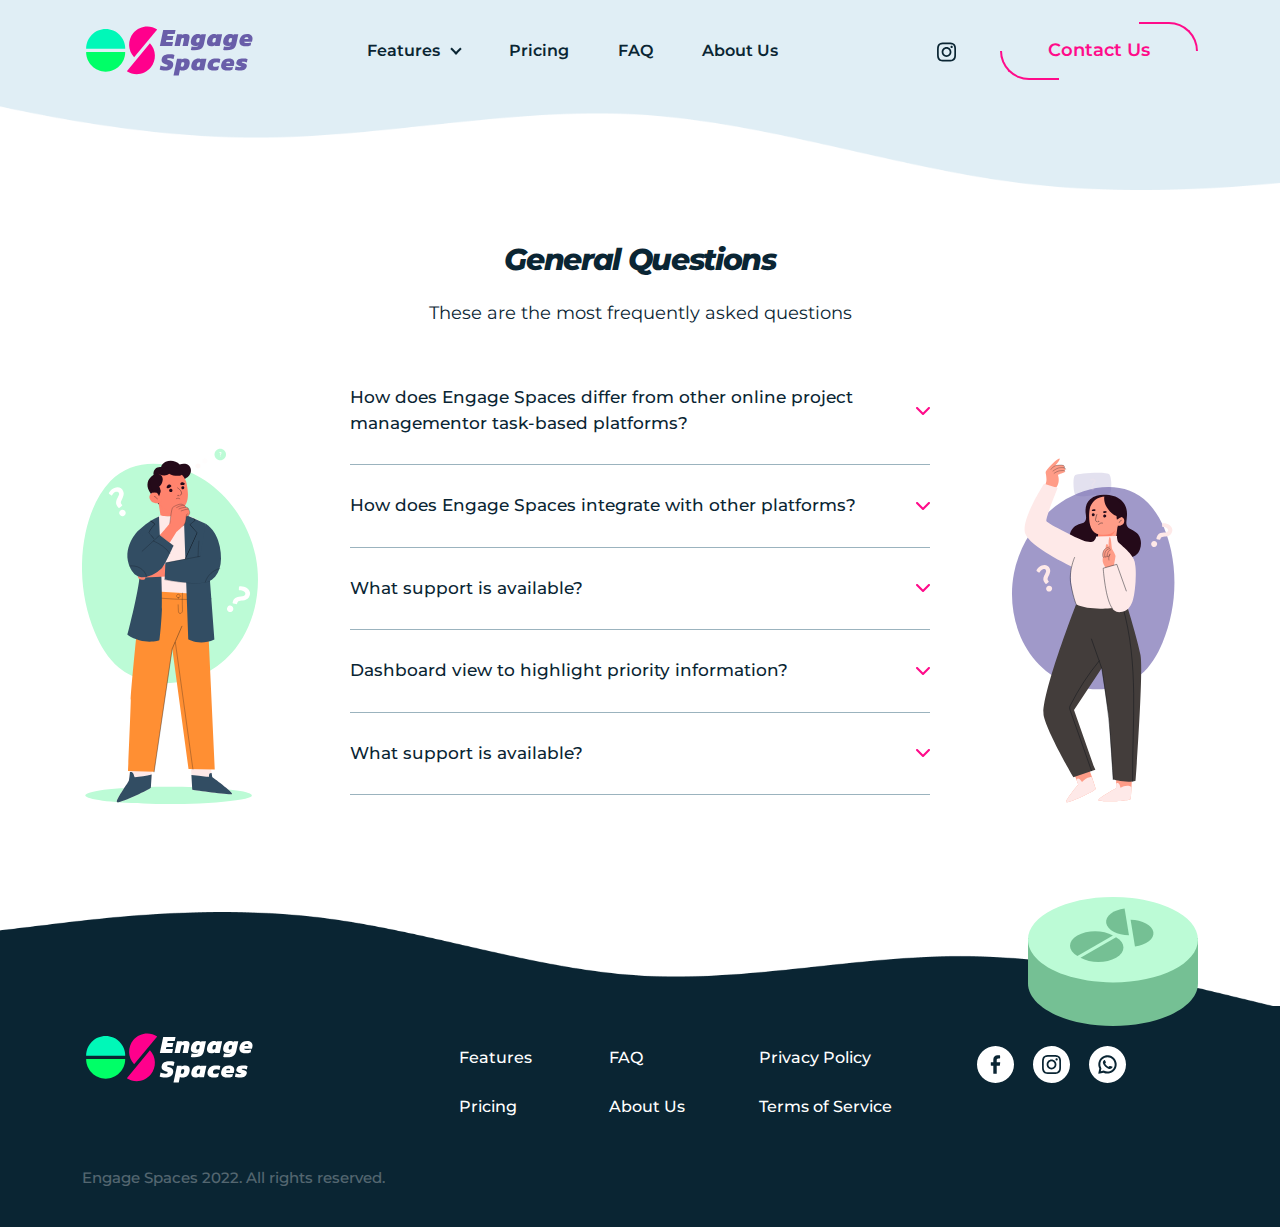
<file: faq.html>
<!DOCTYPE html>
<html lang="en">

<head>
    <meta charset="UTF-8">
    <meta http-equiv="X-UA-Compatible" content="IE=edge">
    <meta name="viewport" content="width=device-width, initial-scale=1.0">
    <title>Engage Spaces</title>
    <link rel="icon" type="image/x-icon" href="img/favicon.png">
    <link rel="stylesheet" href="css/lib/bootstrap.min.css">
    <link rel="stylesheet" href="css/lib/aos.css">
    <link rel="stylesheet" href="css/style.css">
</head>

<body>
    <div class="pagewrapper">

        <header class="header">
            <div class="container">
                <div class="row align-items-center">
                    <div class="col-lg-3 col-8">
                        <div class="header__logo">
                            <a href="index.html">
                                <img src="img/svg/logo.svg" alt="logo">
                            </a>
                        </div>
                    </div>
                    <div class="col-xl-6 col-lg-5 col-4">
                        <nav class="header__menu">
                            <ul>
                                <li class="submenu">
                                    <a href="#">Features</a>
                                    <ul>
                                        <li>
                                            <a href="engagement.html#Engagement">
                                                Engagement
                                            </a>
                                        </li>
                                        <li>
                                            <a href="training.html#Training">
                                                Training
                                            </a>
                                        </li>
                                        <li>
                                            <a href="collaboration.html#Collaboration">
                                                Collaboration
                                            </a>
                                        </li>
                                        <li>
                                            <a href="accountability.html#Accountability">
                                                Accountability
                                            </a>
                                        </li>
                                    </ul>
                                </li>
                                <li>
                                    <a href="index.html#pricing">Pricing</a>
                                </li>
                                <li>
                                    <a href="faq.html">FAQ</a>
                                </li>
                                <li>
                                    <a href="about.html">About Us</a>
                                </li>
                            </ul>
                        </nav>
                        <div class="burger-btn">
                            <span></span>
                            <span></span>
                            <span></span>
                        </div>
                        <nav class="mobile__menu">
                            <div class="container">
                                <div class="mobile__menu-inner">
                                    <ul>
                                        <li class="mobile__submenu">
                                            <a href="#">Features</a>
                                            <ul>
                                                <li>
                                                    <a href="engagement.html#Engagement">
                                                        Engagement
                                                    </a>
                                                </li>
                                                <li>
                                                    <a href="training.html#Training">
                                                        Training
                                                    </a>
                                                </li>
                                                <li>
                                                    <a href="collaboration.html#Collaboration">
                                                        Collaboration
                                                    </a>
                                                </li>
                                                <li>
                                                    <a href="accountability.html#Accountability">
                                                        Accountability
                                                    </a>
                                                </li>
                                            </ul>
                                        </li>
                                        <li class="mobile__link">
                                            <a href="index.html#pricing">Pricing</a>
                                        </li>
                                        <li>
                                            <a href="faq.html">FAQ</a>
                                        </li>
                                        <li>
                                            <a href="about.html">About Us</a>
                                        </li>
                                    </ul>
                                    <div class="header__social--mobile">
                                        <a href="instagram.com">
                                            <svg width="19" height="20" viewBox="0 0 19 20" fill="none"
                                                xmlns="http://www.w3.org/2000/svg">
                                                <g clip-path="url(#clip0_165_557)">
                                                    <path
                                                        d="M18.9815 6.08605C18.9369 5.07651 18.7737 4.38246 18.5398 3.78105C18.2986 3.14267 17.9274 2.57114 17.4411 2.09601C16.966 1.6135 16.3907 1.23856 15.7597 1.00107C15.1548 0.767211 14.4644 0.603956 13.4549 0.559445C12.4378 0.511164 12.1149 0.5 9.53529 0.5C6.95569 0.5 6.6328 0.511164 5.61949 0.555675C4.60995 0.600186 3.9159 0.763586 3.31464 0.997305C2.67612 1.23856 2.10458 1.60973 1.62946 2.09601C1.14694 2.57114 0.772154 3.14644 0.534521 3.77743C0.300658 4.38246 0.137403 5.07274 0.0928918 6.08228C0.0446112 7.09936 0.0334473 7.42225 0.0334473 10.0019C0.0334473 12.5815 0.0446112 12.9043 0.0891221 13.9177C0.133633 14.9272 0.297033 15.6213 0.530896 16.2227C0.772154 16.861 1.14694 17.4326 1.62946 17.9077C2.10458 18.3902 2.67989 18.7651 3.31087 19.0026C3.9159 19.2365 4.60618 19.3998 5.61587 19.4443C6.62903 19.4889 6.95206 19.4999 9.53167 19.4999C12.1113 19.4999 12.4342 19.4889 13.4475 19.4443C14.457 19.3998 15.1511 19.2365 15.7523 19.0026C17.0292 18.509 18.0388 17.4994 18.5324 16.2227C18.7662 15.6176 18.9296 14.9272 18.9741 13.9177C19.0186 12.9043 19.0297 12.5815 19.0297 10.0019C19.0297 7.42225 19.026 7.09936 18.9815 6.08605ZM17.2705 13.8434C17.2296 14.7713 17.0737 15.2724 16.9438 15.6065C16.6246 16.4342 15.9676 17.0911 15.1399 17.4104C14.8058 17.5403 14.3011 17.6962 13.3769 17.7369C12.3747 17.7816 12.0742 17.7926 9.53906 17.7926C7.00397 17.7926 6.69964 17.7816 5.70112 17.7369C4.7732 17.6962 4.27213 17.5403 3.93808 17.4104C3.52618 17.2582 3.15124 17.0169 2.84691 16.7014C2.53142 16.3933 2.29016 16.0221 2.13793 15.6102C2.00802 15.2762 1.85216 14.7713 1.81142 13.8472C1.76676 12.845 1.75574 12.5443 1.75574 10.0093C1.75574 7.47416 1.76676 7.16983 1.81142 6.17145C1.85216 5.24353 2.00802 4.74246 2.13793 4.40841C2.29016 3.99636 2.53142 3.62157 2.85068 3.31709C3.15863 3.0016 3.5298 2.76034 3.94185 2.60825C4.2759 2.47835 4.78074 2.32248 5.70489 2.2816C6.70704 2.23709 7.00774 2.22592 9.54269 2.22592C12.0815 2.22592 12.3821 2.23709 13.3806 2.2816C14.3085 2.32248 14.8096 2.47835 15.1437 2.60825C15.5556 2.76034 15.9305 3.0016 16.2348 3.31709C16.5503 3.62519 16.7916 3.99636 16.9438 4.40841C17.0737 4.74246 17.2296 5.24716 17.2705 6.17145C17.315 7.1736 17.3261 7.47416 17.3261 10.0093C17.3261 12.5443 17.315 12.8413 17.2705 13.8434Z"
                                                        fill="#0A2533" />
                                                    <path
                                                        d="M9.53513 5.12109C6.84055 5.12109 4.6543 7.30721 4.6543 10.0019C4.6543 12.6967 6.84055 14.8828 9.53513 14.8828C12.2299 14.8828 14.416 12.6967 14.416 10.0019C14.416 7.30721 12.2299 5.12109 9.53513 5.12109ZM9.53513 13.168C7.78703 13.168 6.36906 11.7502 6.36906 10.0019C6.36906 8.25368 7.78703 6.83585 9.53513 6.83585C11.2834 6.83585 12.7012 8.25368 12.7012 10.0019C12.7012 11.7502 11.2834 13.168 9.53513 13.168Z"
                                                        fill="#0A2533" />
                                                    <path
                                                        d="M15.749 4.92803C15.749 5.55727 15.2388 6.06748 14.6094 6.06748C13.9802 6.06748 13.47 5.55727 13.47 4.92803C13.47 4.29864 13.9802 3.78857 14.6094 3.78857C15.2388 3.78857 15.749 4.29864 15.749 4.92803Z"
                                                        fill="#0A2533" />
                                                </g>
                                                <defs>
                                                    <clipPath id="clip0_165_557">
                                                        <rect width="19" height="19" fill="white"
                                                            transform="translate(0 0.5)" />
                                                    </clipPath>
                                                </defs>
                                            </svg>
                                        </a>
                                    </div>
                                    <div class="header__button--mobile pinkbtn">
                                        <a href="contact.html">Contact Us</a>
                                    </div>
                                </div>
                            </div>
                        </nav>
                    </div>
                    <div class="col-xl-3 col-lg-4">
                        <div class="header__right">
                            <div class="header__social">
                                <a href="instagram.com">
                                    <svg width="19" height="20" viewBox="0 0 19 20" fill="none"
                                        xmlns="http://www.w3.org/2000/svg">
                                        <g clip-path="url(#clip0_165_557)">
                                            <path
                                                d="M18.9815 6.08605C18.9369 5.07651 18.7737 4.38246 18.5398 3.78105C18.2986 3.14267 17.9274 2.57114 17.4411 2.09601C16.966 1.6135 16.3907 1.23856 15.7597 1.00107C15.1548 0.767211 14.4644 0.603956 13.4549 0.559445C12.4378 0.511164 12.1149 0.5 9.53529 0.5C6.95569 0.5 6.6328 0.511164 5.61949 0.555675C4.60995 0.600186 3.9159 0.763586 3.31464 0.997305C2.67612 1.23856 2.10458 1.60973 1.62946 2.09601C1.14694 2.57114 0.772154 3.14644 0.534521 3.77743C0.300658 4.38246 0.137403 5.07274 0.0928918 6.08228C0.0446112 7.09936 0.0334473 7.42225 0.0334473 10.0019C0.0334473 12.5815 0.0446112 12.9043 0.0891221 13.9177C0.133633 14.9272 0.297033 15.6213 0.530896 16.2227C0.772154 16.861 1.14694 17.4326 1.62946 17.9077C2.10458 18.3902 2.67989 18.7651 3.31087 19.0026C3.9159 19.2365 4.60618 19.3998 5.61587 19.4443C6.62903 19.4889 6.95206 19.4999 9.53167 19.4999C12.1113 19.4999 12.4342 19.4889 13.4475 19.4443C14.457 19.3998 15.1511 19.2365 15.7523 19.0026C17.0292 18.509 18.0388 17.4994 18.5324 16.2227C18.7662 15.6176 18.9296 14.9272 18.9741 13.9177C19.0186 12.9043 19.0297 12.5815 19.0297 10.0019C19.0297 7.42225 19.026 7.09936 18.9815 6.08605ZM17.2705 13.8434C17.2296 14.7713 17.0737 15.2724 16.9438 15.6065C16.6246 16.4342 15.9676 17.0911 15.1399 17.4104C14.8058 17.5403 14.3011 17.6962 13.3769 17.7369C12.3747 17.7816 12.0742 17.7926 9.53906 17.7926C7.00397 17.7926 6.69964 17.7816 5.70112 17.7369C4.7732 17.6962 4.27213 17.5403 3.93808 17.4104C3.52618 17.2582 3.15124 17.0169 2.84691 16.7014C2.53142 16.3933 2.29016 16.0221 2.13793 15.6102C2.00802 15.2762 1.85216 14.7713 1.81142 13.8472C1.76676 12.845 1.75574 12.5443 1.75574 10.0093C1.75574 7.47416 1.76676 7.16983 1.81142 6.17145C1.85216 5.24353 2.00802 4.74246 2.13793 4.40841C2.29016 3.99636 2.53142 3.62157 2.85068 3.31709C3.15863 3.0016 3.5298 2.76034 3.94185 2.60825C4.2759 2.47835 4.78074 2.32248 5.70489 2.2816C6.70704 2.23709 7.00774 2.22592 9.54269 2.22592C12.0815 2.22592 12.3821 2.23709 13.3806 2.2816C14.3085 2.32248 14.8096 2.47835 15.1437 2.60825C15.5556 2.76034 15.9305 3.0016 16.2348 3.31709C16.5503 3.62519 16.7916 3.99636 16.9438 4.40841C17.0737 4.74246 17.2296 5.24716 17.2705 6.17145C17.315 7.1736 17.3261 7.47416 17.3261 10.0093C17.3261 12.5443 17.315 12.8413 17.2705 13.8434Z"
                                                fill="#0A2533" />
                                            <path
                                                d="M9.53513 5.12109C6.84055 5.12109 4.6543 7.30721 4.6543 10.0019C4.6543 12.6967 6.84055 14.8828 9.53513 14.8828C12.2299 14.8828 14.416 12.6967 14.416 10.0019C14.416 7.30721 12.2299 5.12109 9.53513 5.12109ZM9.53513 13.168C7.78703 13.168 6.36906 11.7502 6.36906 10.0019C6.36906 8.25368 7.78703 6.83585 9.53513 6.83585C11.2834 6.83585 12.7012 8.25368 12.7012 10.0019C12.7012 11.7502 11.2834 13.168 9.53513 13.168Z"
                                                fill="#0A2533" />
                                            <path
                                                d="M15.749 4.92803C15.749 5.55727 15.2388 6.06748 14.6094 6.06748C13.9802 6.06748 13.47 5.55727 13.47 4.92803C13.47 4.29864 13.9802 3.78857 14.6094 3.78857C15.2388 3.78857 15.749 4.29864 15.749 4.92803Z"
                                                fill="#0A2533" />
                                        </g>
                                        <defs>
                                            <clipPath id="clip0_165_557">
                                                <rect width="19" height="19" fill="white"
                                                    transform="translate(0 0.5)" />
                                            </clipPath>
                                        </defs>
                                    </svg>
                                </a>
                            </div>
                            <div class="header__button">
                                <a href="contact.html">Contact Us</a>
                            </div>
                        </div>
                    </div>
                </div>
            </div>
            <img src="img/header_frame.png" alt="" class="header__frame">
        </header>

        <main class="main">


            <section class="faq">
                <div class="container">
                    <div class="faq__inner">
                        <div class="faq__left">
                            <img src="img/svg/question_img.svg" alt="image">
                        </div>

                        <div class="faq__content">
                            <h1 class="faq__title">
                                General Questions
                            </h1>
                            <div class="faq__subtitle">
                                These are the most frequently asked questions
                            </div>
                            <div class="question__acordeon">
                                <div class="question__acordeon-field">
                                    <div class="question__acordeon-header">
                                        <h3>
                                            How does Engage Spaces differ from other online project managementor
                                            task-based platforms?
                                        </h3>
                                        <img src="img/svg/accordeon_arrow.svg" alt="arrow"
                                            class="question__acordeon-arrow">
                                    </div>
                                    <div class="question__acordeon-body">
                                        Lorem ipsum dolor sit amet consectetur adipisicing elit. Aspernatur incidunt
                                        laborum quod perferendis sapiente, corporis a veritatis vitae deserunt
                                        debitis voluptas ullam, magnam laudantium consequatur? Reprehenderit aut
                                        cumque animi rem.
                                    </div>

                                </div>

                                <div class="question__acordeon-field">
                                    <div class="question__acordeon-header">
                                        <h3>
                                            How does Engage Spaces integrate with other platforms?
                                        </h3>
                                        <img src="img/svg/accordeon_arrow.svg" alt="arrow"
                                            class="question__acordeon-arrow">
                                    </div>
                                    <div class="question__acordeon-body">
                                        Lorem ipsum dolor sit amet consectetur adipisicing elit. Aspernatur incidunt
                                        laborum quod perferendis sapiente, corporis a veritatis vitae deserunt
                                        debitis voluptas ullam, magnam laudantium consequatur? Reprehenderit aut
                                        cumque animi rem.
                                    </div>

                                </div>

                                <div class="question__acordeon-field">
                                    <div class="question__acordeon-header">
                                        <h3>
                                            What support is available?
                                        </h3>
                                        <img src="img/svg/accordeon_arrow.svg" alt="arrow"
                                            class="question__acordeon-arrow">
                                    </div>
                                    <div class="question__acordeon-body">
                                        Lorem ipsum dolor sit amet consectetur adipisicing elit. Aspernatur incidunt
                                        laborum quod perferendis sapiente, corporis a veritatis vitae deserunt
                                        debitis voluptas ullam, magnam laudantium consequatur? Reprehenderit aut
                                        cumque animi rem.
                                    </div>

                                </div>

                                <div class="question__acordeon-field">
                                    <div class="question__acordeon-header">
                                        <h3>
                                            Dashboard view to highlight priority information?
                                        </h3>
                                        <img src="img/svg/accordeon_arrow.svg" alt="arrow"
                                            class="question__acordeon-arrow">
                                    </div>
                                    <div class="question__acordeon-body">
                                        Lorem ipsum dolor sit amet consectetur adipisicing elit. Aspernatur incidunt
                                        laborum quod perferendis sapiente, corporis a veritatis vitae deserunt
                                        debitis voluptas ullam, magnam laudantium consequatur? Reprehenderit aut
                                        cumque animi rem.
                                    </div>

                                </div>

                                <div class="question__acordeon-field">
                                    <div class="question__acordeon-header">
                                        <h3>
                                            What support is available?
                                        </h3>
                                        <img src="img/svg/accordeon_arrow.svg" alt="arrow"
                                            class="question__acordeon-arrow">
                                    </div>
                                    <div class="question__acordeon-body">
                                        Lorem ipsum dolor sit amet consectetur adipisicing elit. Aspernatur incidunt
                                        laborum quod perferendis sapiente, corporis a veritatis vitae deserunt
                                        debitis voluptas ullam, magnam laudantium consequatur? Reprehenderit aut
                                        cumque animi rem.
                                    </div>

                                </div>

                            </div>
                        </div>

                        <div class="faq__right">
                            <img src="img/svg/faq_img.svg" alt="image">
                        </div>
                        <img src="img/svg/contact_img.svg" alt="image" class="faq__frame">
                    </div>
                </div>
               
            </section>

        </main>

        <footer class="footer">
            <img src="img/footer_frame.png" alt="img" class="footer__frame">
            <div class="container">
                <div class="row">
                    <div class="col-xxl-2 col-lg-3 col-md-4">
                        <div class="footer__logo">
                            <a href="index.html">
                                <img src="img/svg/footer__logo.svg" alt="logo">
                            </a>
                        </div>
                    </div>
                    <div class="col-lg-6 col-md-8">
                        <nav class="footer__menu">
                            <ul>
                                <li>
                                    <a href="engagement.html">Features</a>
                                </li>
                                <li>
                                    <a href="faq.html">FAQ</a>
                                </li>
                                <li>
                                    <a href="privacy.html">Privacy Policy</a>
                                </li>
                                <li>
                                    <a href="index.html#pricing">Pricing</a>
                                </li>
                                <li>
                                    <a href="about.html">About Us</a>
                                </li>
                                <li>
                                    <a href="terms.html">Terms of Service</a>
                                </li>
                            </ul>
                        </nav>
                    </div>
                    <div class="col-xxl-4 col-lg-3">
                        <div class="footer__social">
                            <a href="#">
                                <svg width="37" height="37" viewBox="0 0 37 37" fill="none"
                                    xmlns="http://www.w3.org/2000/svg">
                                    <path fill-rule="evenodd" clip-rule="evenodd"
                                        d="M37 18.5C37 28.7173 28.7173 37 18.5 37C8.28273 37 0 28.7173 0 18.5C0 8.28273 8.28273 0 18.5 0C28.7173 0 37 8.28273 37 18.5ZM22.8814 19.3252L23.1881 16.7498C23.1967 16.682 23.1908 16.6131 23.171 16.5477C23.1512 16.4822 23.1178 16.4217 23.073 16.37C23.0282 16.3184 22.973 16.2767 22.9111 16.2478C22.8491 16.2188 22.7818 16.2033 22.7134 16.2021H19.7169V14.0478C19.7169 13.0693 19.9749 12.4145 21.343 12.3926H22.6063C22.7354 12.3926 22.8593 12.3413 22.9506 12.25C23.0419 12.1587 23.0932 12.0348 23.0932 11.9057V9.73684C23.0932 9.60772 23.0419 9.48389 22.9506 9.39259C22.8593 9.30129 22.7354 9.25 22.6063 9.25H20.5445C18.0276 9.25 16.309 10.8225 16.309 13.7119V16.2094H14.2935C14.1644 16.2094 14.0405 16.2607 13.9492 16.352C13.8579 16.4433 13.8066 16.5671 13.8066 16.6962V19.2716C13.8066 19.4008 13.8579 19.5246 13.9492 19.6159C14.0405 19.7072 14.1644 19.7585 14.2935 19.7585H16.3212L16.3066 27.3995C16.3059 27.4449 16.3142 27.4899 16.331 27.5321C16.3478 27.5743 16.3727 27.6128 16.4044 27.6453C16.436 27.6779 16.4738 27.7039 16.5155 27.7218C16.5571 27.7398 16.602 27.7494 16.6474 27.75H19.3761C19.4674 27.7487 19.5544 27.7114 19.6183 27.6462C19.6821 27.581 19.7176 27.4932 19.7169 27.4019V19.7585H22.3945C22.5149 19.7592 22.6313 19.7153 22.7212 19.6353C22.8111 19.5553 22.8681 19.4448 22.8814 19.3252Z"
                                        fill="white" />
                                </svg>
                            </a>
                            <a href="#">
                                <svg width="37" height="37" viewBox="0 0 37 37" fill="none"
                                    xmlns="http://www.w3.org/2000/svg">
                                    <g clip-path="url(#clip0_165_506)">
                                        <path fill-rule="evenodd" clip-rule="evenodd"
                                            d="M37.0006 18.4998C37.0006 28.717 28.718 36.9997 18.5008 36.9997C8.28364 36.9997 0.000976562 28.717 0.000976562 18.4998C0.000976562 8.28266 8.28364 0 18.5008 0C28.718 0 37.0006 8.28266 37.0006 18.4998ZM27.5398 12.2811C27.7737 12.8825 27.9369 13.5765 27.9815 14.5861C28.026 15.5994 28.0297 15.9223 28.0297 18.5019C28.0297 21.0815 28.0186 21.4043 27.9741 22.4177C27.9295 23.4272 27.7661 24.1176 27.5324 24.7227C27.0387 25.9994 26.0292 27.009 24.7523 27.5026C24.151 27.7365 23.457 27.8998 22.4475 27.9443C21.4341 27.9889 21.1113 27.9999 18.5317 27.9999C15.9521 27.9999 15.629 27.9889 14.6159 27.9443C13.6062 27.8998 12.9159 27.7365 12.3109 27.5026C11.6799 27.2652 11.1046 26.8902 10.6295 26.4077C10.1469 25.9326 9.77215 25.361 9.53089 24.7227C9.29702 24.1213 9.13363 23.4272 9.08911 22.4177C9.0446 21.4043 9.03344 21.0815 9.03344 18.5019C9.03344 15.9223 9.0446 15.5994 9.09288 14.5823C9.13739 13.5727 9.30065 12.8825 9.53451 12.2774C9.77215 11.6464 10.1469 11.0711 10.6295 10.596C11.1046 10.1097 11.6761 9.73856 12.3146 9.49731C12.9159 9.26359 13.6099 9.10019 14.6195 9.05568C15.6328 9.01116 15.9557 9 18.5353 9C21.1149 9 21.4378 9.01116 22.4549 9.05945C23.4644 9.10396 24.1548 9.26721 24.7597 9.50107C25.3907 9.73856 25.966 10.1135 26.4411 10.596C26.9274 11.0711 27.2986 11.6427 27.5398 12.2811ZM25.9438 24.1065C26.0737 23.7724 26.2296 23.2713 26.2705 22.3434C26.315 21.3413 26.3261 21.0443 26.3261 18.5093C26.3261 15.9742 26.315 15.6736 26.2705 14.6714C26.2296 13.7472 26.0737 13.2425 25.9438 12.9084C25.7916 12.4964 25.5503 12.1252 25.2348 11.8171C24.9305 11.5016 24.5556 11.2603 24.1437 11.1083C23.8096 10.9783 23.3085 10.8225 22.3806 10.7816C21.3821 10.7371 21.0815 10.7259 18.5427 10.7259C16.0077 10.7259 15.707 10.7371 14.7049 10.7816C13.7807 10.8225 13.2759 10.9783 12.9418 11.1083C12.5298 11.2603 12.1586 11.5016 11.8507 11.8171C11.5314 12.1216 11.2902 12.4964 11.1379 12.9084C11.008 13.2425 10.8522 13.7435 10.8114 14.6714C10.7668 15.6698 10.7557 15.9742 10.7557 18.5093C10.7557 21.0443 10.7668 21.345 10.8114 22.3472C10.8522 23.2713 11.008 23.7762 11.1379 24.1102C11.2902 24.5221 11.5314 24.8933 11.8469 25.2014C12.1512 25.5169 12.5262 25.7582 12.9381 25.9104C13.2721 26.0403 13.7732 26.1962 14.7011 26.2369C15.6996 26.2816 16.004 26.2926 18.5391 26.2926C21.0741 26.2926 21.3747 26.2816 22.3768 26.2369C23.3011 26.1962 23.8058 26.0403 24.1399 25.9104C24.9676 25.5911 25.6245 24.9342 25.9438 24.1065ZM18.5352 13.621C15.8406 13.621 13.6543 15.8071 13.6543 18.5018C13.6543 21.1966 15.8406 23.3827 18.5352 23.3827C21.2299 23.3827 23.416 21.1966 23.416 18.5018C23.416 15.8071 21.2299 13.621 18.5352 13.621ZM18.5352 21.6679C16.7871 21.6679 15.3691 20.2501 15.3691 18.5018C15.3691 16.7536 16.7871 15.3358 18.5352 15.3358C20.2834 15.3358 21.7013 16.7536 21.7013 18.5018C21.7013 20.2501 20.2834 21.6679 18.5352 21.6679ZM23.6094 14.5675C24.2388 14.5675 24.749 14.0573 24.749 13.428C24.749 12.7986 24.2388 12.2886 23.6094 12.2886C22.9802 12.2886 22.47 12.7986 22.47 13.428C22.47 14.0573 22.9802 14.5675 23.6094 14.5675Z"
                                            fill="white" />
                                    </g>
                                    <defs>
                                        <clipPath id="clip0_165_506">
                                            <rect width="37" height="37" fill="white" />
                                        </clipPath>
                                    </defs>
                                </svg>
                            </a>
                            <a href="#">
                                <svg width="37" height="37" viewBox="0 0 37 37" fill="none"
                                    xmlns="http://www.w3.org/2000/svg">
                                    <path fill-rule="evenodd" clip-rule="evenodd"
                                        d="M18.5 37C28.7173 37 37 28.7173 37 18.5C37 8.28273 28.7173 0 18.5 0C8.28273 0 0 8.28273 0 18.5C0 28.7173 8.28273 37 18.5 37ZM25.026 11.974C23.4866 10.4172 21.4413 9.462 19.2593 9.28095C17.0774 9.09991 14.9026 9.70493 13.1276 10.9868C11.3527 12.2686 10.0945 14.1429 9.58022 16.2711C9.06597 18.3992 9.32956 20.6412 10.3234 22.5921L9.34969 27.3193C9.33927 27.3665 9.33886 27.4154 9.34851 27.4628C9.35815 27.5102 9.37763 27.555 9.40568 27.5944C9.44585 27.654 9.50328 27.6999 9.57027 27.726C9.63726 27.7521 9.71062 27.7572 9.78055 27.7404L14.4055 26.6426C16.3511 27.6104 18.5769 27.8564 20.6868 27.3368C22.7968 26.8173 24.6539 25.5659 25.9276 23.8054C27.2014 22.045 27.8091 19.8896 27.6427 17.7231C27.4763 15.5565 26.5464 13.5193 25.0187 11.974H25.026ZM23.5782 23.5068C22.5138 24.5685 21.1435 25.2702 19.6599 25.5133C18.1753 25.7565 16.6519 25.5283 15.3038 24.8608L14.6563 24.5394L11.8155 25.2113V25.1748L12.4144 22.3097L12.0979 21.6865C11.4086 20.3347 11.1652 18.7993 11.4027 17.3006C11.6401 15.8019 12.3463 14.417 13.4197 13.3445C14.7675 11.9981 16.5947 11.2418 18.4999 11.2418C20.405 11.2418 22.2322 11.9981 23.5801 13.3445L23.6117 13.3883C24.942 14.739 25.6847 16.5607 25.6778 18.4566C25.671 20.351 24.9164 22.166 23.5782 23.5068ZM21.7399 22.8063C22.4287 22.6384 22.9813 21.969 23.3294 21.4213C23.3869 21.3338 23.423 21.234 23.4347 21.13C23.4465 21.0259 23.4336 20.9206 23.3971 20.8225C23.3606 20.7244 23.3015 20.6362 23.2246 20.5652C23.1478 20.4941 23.0552 20.4422 22.9545 20.4135L21.1776 19.9048C21.0605 19.8713 20.9365 19.8708 20.8192 19.9035C20.7019 19.9361 20.5959 20.0006 20.513 20.0898L20.0773 20.5328C19.988 20.6246 19.8734 20.6877 19.7482 20.7141C19.6229 20.7406 19.4926 20.7291 19.3738 20.6813C18.7231 20.3449 18.1246 19.9161 17.5968 19.4082C17.1063 18.9933 16.6747 18.5134 16.314 17.9817C16.2502 17.8705 16.221 17.7428 16.2301 17.6149C16.2392 17.487 16.2862 17.3647 16.3651 17.2636L16.7449 16.7768C16.8179 16.6826 16.864 16.5704 16.8781 16.452C16.8923 16.3337 16.874 16.2137 16.8252 16.105L16.0779 14.4156C16.0369 14.3208 15.9743 14.2369 15.8951 14.1707C15.8159 14.1044 15.7223 14.0575 15.6218 14.0339C15.5213 14.0102 15.4166 14.0104 15.3162 14.0344C15.2157 14.0585 15.1223 14.1056 15.0434 14.1722C14.5468 14.5909 13.9577 15.2286 13.8871 15.937C13.7678 17.1809 14.3034 18.7509 16.3213 20.635L16.3505 20.6618C18.6703 22.8063 20.5228 23.0984 21.7399 22.8063Z"
                                        fill="white" />
                                </svg>

                            </a>
                        </div>
                    </div>
                </div>
                <div class="footer__copy">
                    Engage Spaces 2022. All rights reserved.
                </div>
            </div>
        </footer>

        <div class="btnup">
            <img src="img/svg/btnup_arrow.svg" alt="btn">
        </div>
    </div>


    <script src="js/lib/jquery.js"></script>
    <script src="js/lib/bootstrap.min.js"></script>
    <script src="js/lib/aos.js"></script>
    <script src="js/main.js"></script>


</body>

</html>
</file>
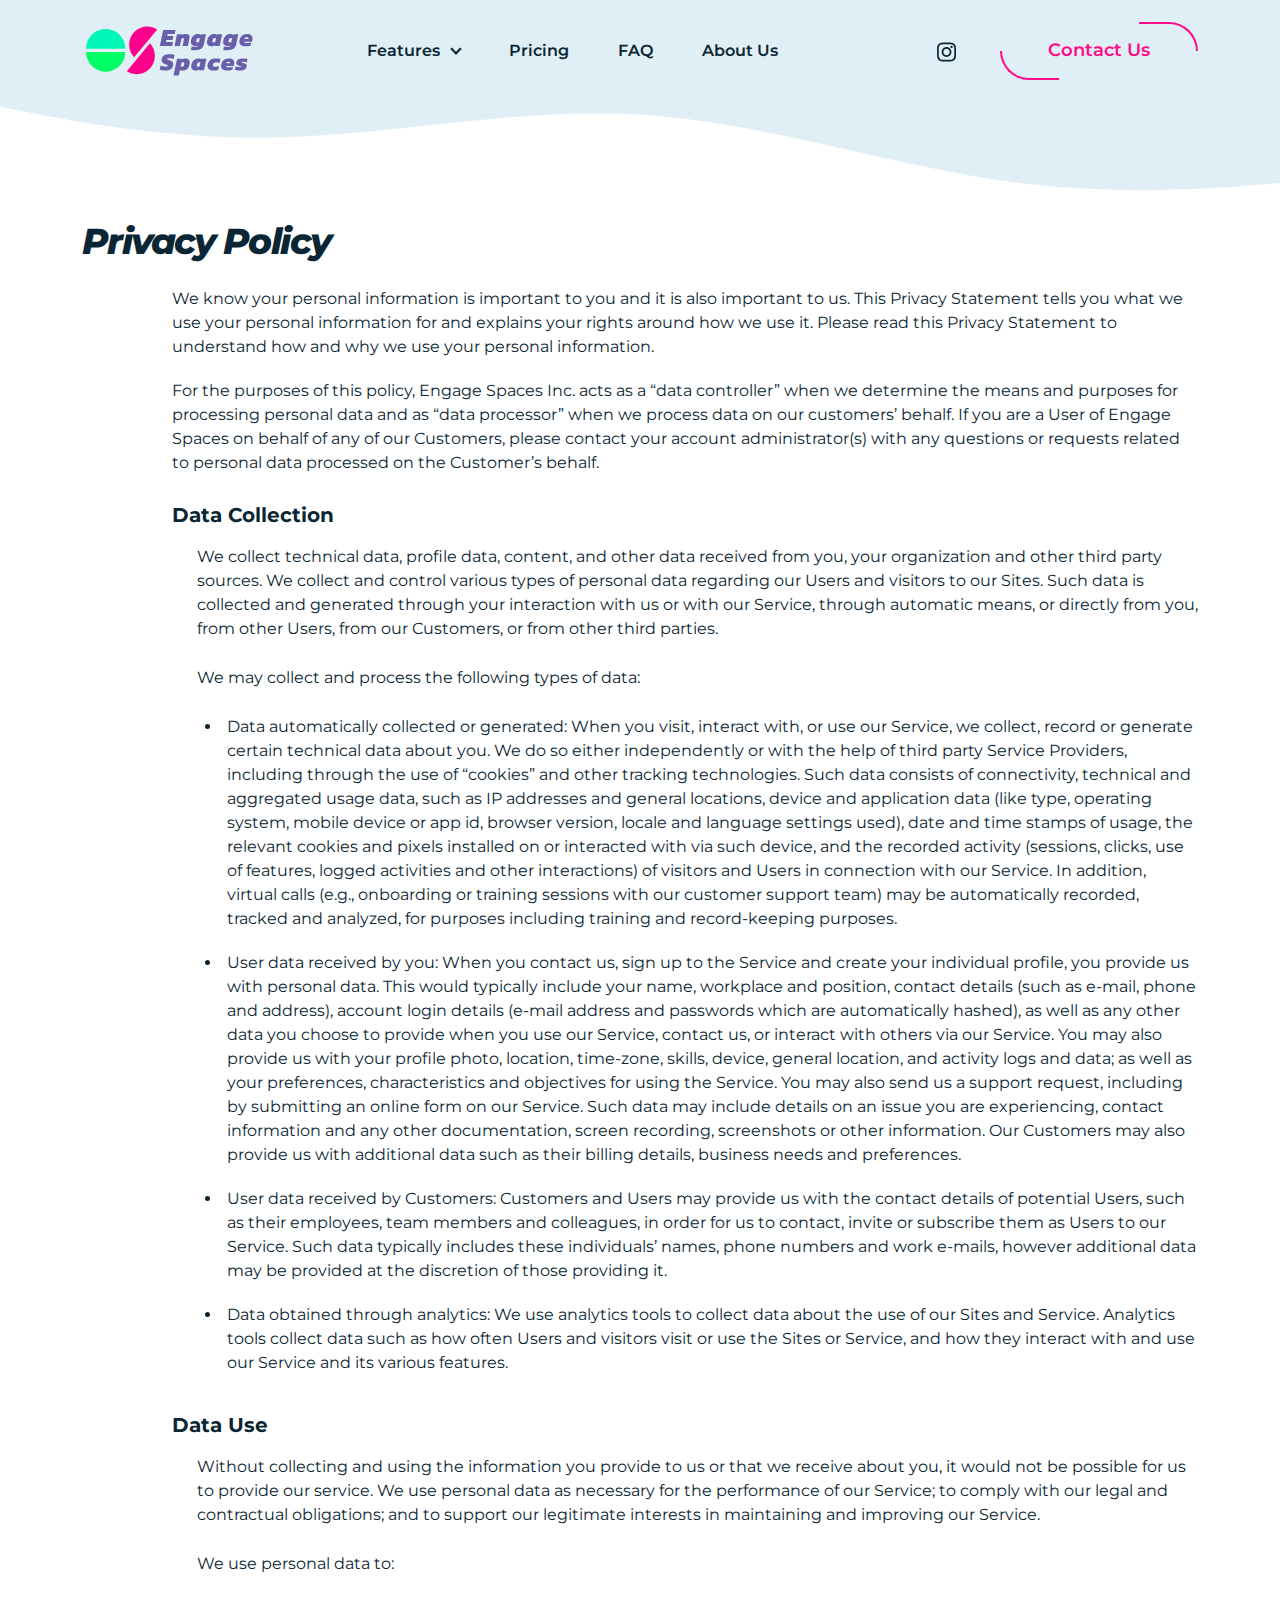
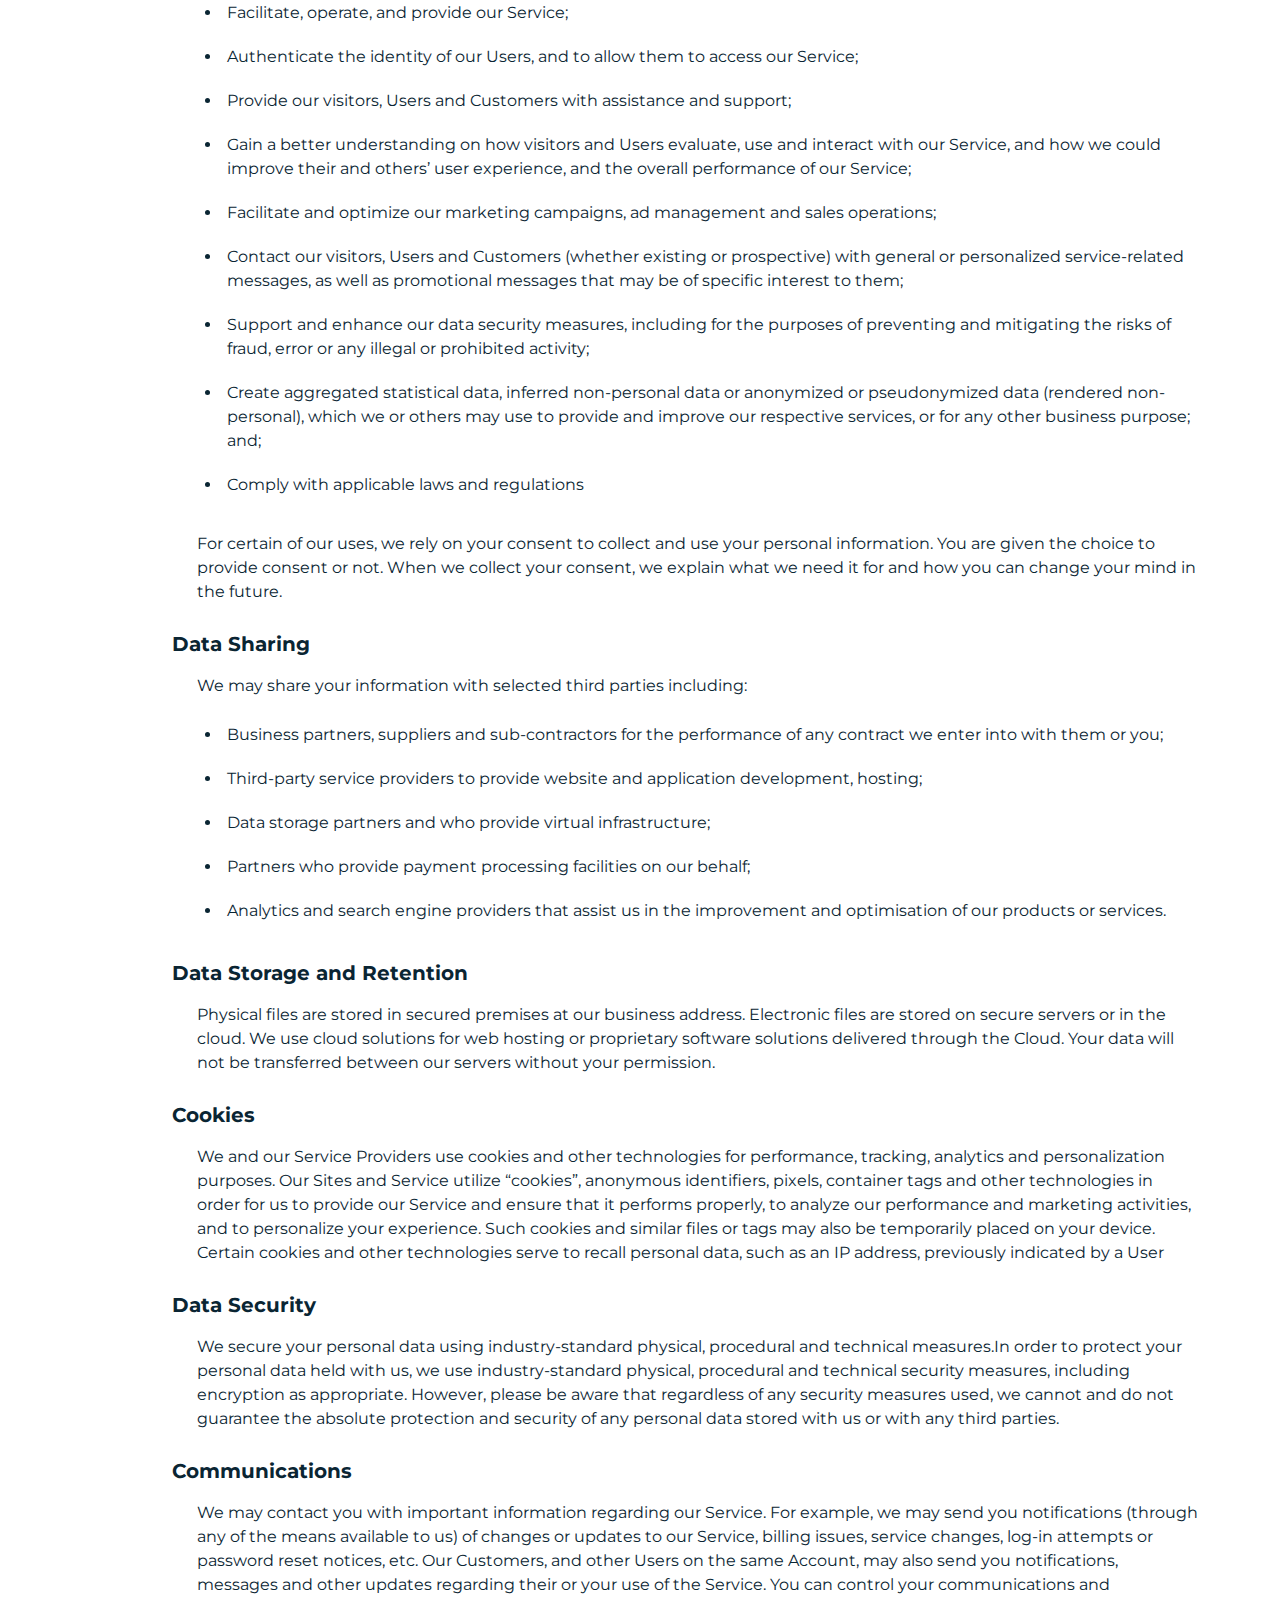
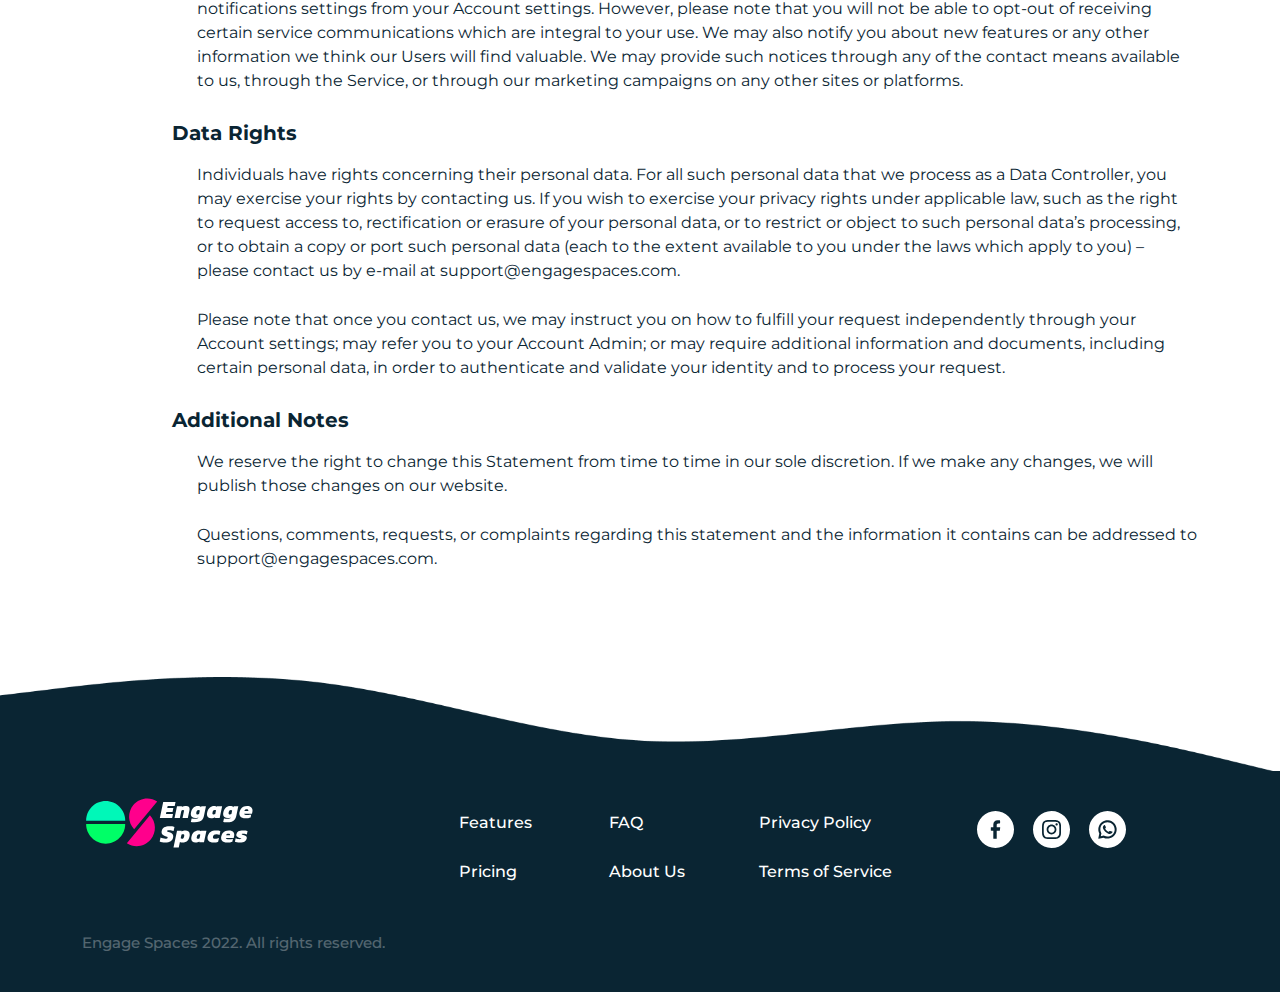
<file: privacy.html>
<!DOCTYPE html>
<html lang="en">

<head>
    <meta charset="UTF-8">
    <meta http-equiv="X-UA-Compatible" content="IE=edge">
    <meta name="viewport" content="width=device-width, initial-scale=1.0">
    <title>Engage Spaces</title>
    <link rel="icon" type="image/x-icon" href="/img/favicon.png">
    <link rel="stylesheet" href="css/lib/bootstrap.min.css">
    <link rel="stylesheet" href="css/lib/aos.css">
    <link rel="stylesheet" href="css/style.css">
</head>

<body>
    <div class="pagewrapper">
        <header class="header">
            <div class="container">
                <div class="row align-items-center">
                    <div class="col-lg-3 col-8">
                        <div class="header__logo">
                            <a href="index.html">
                                <img src="img/svg/logo.svg" alt="logo">
                            </a>
                        </div>
                    </div>
                    <div class="col-xl-6 col-lg-5 col-4">
                        <nav class="header__menu">
                            <ul>
                                <li class="submenu">
                                    <a href="#">Features</a>
                                    <ul>
                                        <li>
                                            <a href="engagement.html#Engagement">
                                                Engagement
                                            </a>
                                        </li>
                                        <li>
                                            <a href="training.html#Training">
                                                Training
                                            </a>
                                        </li>
                                        <li>
                                            <a href="collaboration.html#Collaboration">
                                                Collaboration
                                            </a>
                                        </li>
                                        <li>
                                            <a href="accountability.html#Accountability">
                                                Accountability
                                            </a>
                                        </li>
                                    </ul>
                                </li>
                                <li>
                                    <a href="index.html#pricing">Pricing</a>
                                </li>
                                <li>
                                    <a href="faq.html">FAQ</a>
                                </li>
                                <li>
                                    <a href="about.html">About Us</a>
                                </li>
                            </ul>
                        </nav>
                        <div class="burger-btn">
                            <span></span>
                            <span></span>
                            <span></span>
                        </div>
                        <nav class="mobile__menu">
                            <div class="container">
                                <div class="mobile__menu-inner">
                                    <ul>
                                        <li class="mobile__submenu">
                                            <a href="#">Features</a>
                                            <ul>
                                                <li>
                                                    <a href="engagement.html#Engagement">
                                                        Engagement
                                                    </a>
                                                </li>
                                                <li>
                                                    <a href="training.html#Training">
                                                        Training
                                                    </a>
                                                </li>
                                                <li>
                                                    <a href="collaboration.html#Collaboration">
                                                        Collaboration
                                                    </a>
                                                </li>
                                                <li>
                                                    <a href="accountability.html#Accountability">
                                                        Accountability
                                                    </a>
                                                </li>
                                            </ul>
                                        </li>
                                        <li class="mobile__link">
                                            <a href="index.html#pricing">Pricing</a>
                                        </li>
                                        <li>
                                            <a href="faq.html">FAQ</a>
                                        </li>
                                        <li>
                                            <a href="about.html">About Us</a>
                                        </li>
                                    </ul>
                                    <div class="header__social--mobile">
                                        <a href="instagram.com">
                                            <svg width="19" height="20" viewBox="0 0 19 20" fill="none"
                                                xmlns="http://www.w3.org/2000/svg">
                                                <g clip-path="url(#clip0_165_557)">
                                                    <path
                                                        d="M18.9815 6.08605C18.9369 5.07651 18.7737 4.38246 18.5398 3.78105C18.2986 3.14267 17.9274 2.57114 17.4411 2.09601C16.966 1.6135 16.3907 1.23856 15.7597 1.00107C15.1548 0.767211 14.4644 0.603956 13.4549 0.559445C12.4378 0.511164 12.1149 0.5 9.53529 0.5C6.95569 0.5 6.6328 0.511164 5.61949 0.555675C4.60995 0.600186 3.9159 0.763586 3.31464 0.997305C2.67612 1.23856 2.10458 1.60973 1.62946 2.09601C1.14694 2.57114 0.772154 3.14644 0.534521 3.77743C0.300658 4.38246 0.137403 5.07274 0.0928918 6.08228C0.0446112 7.09936 0.0334473 7.42225 0.0334473 10.0019C0.0334473 12.5815 0.0446112 12.9043 0.0891221 13.9177C0.133633 14.9272 0.297033 15.6213 0.530896 16.2227C0.772154 16.861 1.14694 17.4326 1.62946 17.9077C2.10458 18.3902 2.67989 18.7651 3.31087 19.0026C3.9159 19.2365 4.60618 19.3998 5.61587 19.4443C6.62903 19.4889 6.95206 19.4999 9.53167 19.4999C12.1113 19.4999 12.4342 19.4889 13.4475 19.4443C14.457 19.3998 15.1511 19.2365 15.7523 19.0026C17.0292 18.509 18.0388 17.4994 18.5324 16.2227C18.7662 15.6176 18.9296 14.9272 18.9741 13.9177C19.0186 12.9043 19.0297 12.5815 19.0297 10.0019C19.0297 7.42225 19.026 7.09936 18.9815 6.08605ZM17.2705 13.8434C17.2296 14.7713 17.0737 15.2724 16.9438 15.6065C16.6246 16.4342 15.9676 17.0911 15.1399 17.4104C14.8058 17.5403 14.3011 17.6962 13.3769 17.7369C12.3747 17.7816 12.0742 17.7926 9.53906 17.7926C7.00397 17.7926 6.69964 17.7816 5.70112 17.7369C4.7732 17.6962 4.27213 17.5403 3.93808 17.4104C3.52618 17.2582 3.15124 17.0169 2.84691 16.7014C2.53142 16.3933 2.29016 16.0221 2.13793 15.6102C2.00802 15.2762 1.85216 14.7713 1.81142 13.8472C1.76676 12.845 1.75574 12.5443 1.75574 10.0093C1.75574 7.47416 1.76676 7.16983 1.81142 6.17145C1.85216 5.24353 2.00802 4.74246 2.13793 4.40841C2.29016 3.99636 2.53142 3.62157 2.85068 3.31709C3.15863 3.0016 3.5298 2.76034 3.94185 2.60825C4.2759 2.47835 4.78074 2.32248 5.70489 2.2816C6.70704 2.23709 7.00774 2.22592 9.54269 2.22592C12.0815 2.22592 12.3821 2.23709 13.3806 2.2816C14.3085 2.32248 14.8096 2.47835 15.1437 2.60825C15.5556 2.76034 15.9305 3.0016 16.2348 3.31709C16.5503 3.62519 16.7916 3.99636 16.9438 4.40841C17.0737 4.74246 17.2296 5.24716 17.2705 6.17145C17.315 7.1736 17.3261 7.47416 17.3261 10.0093C17.3261 12.5443 17.315 12.8413 17.2705 13.8434Z"
                                                        fill="#0A2533" />
                                                    <path
                                                        d="M9.53513 5.12109C6.84055 5.12109 4.6543 7.30721 4.6543 10.0019C4.6543 12.6967 6.84055 14.8828 9.53513 14.8828C12.2299 14.8828 14.416 12.6967 14.416 10.0019C14.416 7.30721 12.2299 5.12109 9.53513 5.12109ZM9.53513 13.168C7.78703 13.168 6.36906 11.7502 6.36906 10.0019C6.36906 8.25368 7.78703 6.83585 9.53513 6.83585C11.2834 6.83585 12.7012 8.25368 12.7012 10.0019C12.7012 11.7502 11.2834 13.168 9.53513 13.168Z"
                                                        fill="#0A2533" />
                                                    <path
                                                        d="M15.749 4.92803C15.749 5.55727 15.2388 6.06748 14.6094 6.06748C13.9802 6.06748 13.47 5.55727 13.47 4.92803C13.47 4.29864 13.9802 3.78857 14.6094 3.78857C15.2388 3.78857 15.749 4.29864 15.749 4.92803Z"
                                                        fill="#0A2533" />
                                                </g>
                                                <defs>
                                                    <clipPath id="clip0_165_557">
                                                        <rect width="19" height="19" fill="white"
                                                            transform="translate(0 0.5)" />
                                                    </clipPath>
                                                </defs>
                                            </svg>
                                        </a>
                                    </div>
                                    <div class="header__button--mobile pinkbtn">
                                        <a href="contact.html">Contact Us</a>
                                    </div>
                                </div>
                            </div>
                        </nav>
                    </div>
                    <div class="col-xl-3 col-lg-4">
                        <div class="header__right">
                            <div class="header__social">
                                <a href="instagram.com">
                                    <svg width="19" height="20" viewBox="0 0 19 20" fill="none"
                                        xmlns="http://www.w3.org/2000/svg">
                                        <g clip-path="url(#clip0_165_557)">
                                            <path
                                                d="M18.9815 6.08605C18.9369 5.07651 18.7737 4.38246 18.5398 3.78105C18.2986 3.14267 17.9274 2.57114 17.4411 2.09601C16.966 1.6135 16.3907 1.23856 15.7597 1.00107C15.1548 0.767211 14.4644 0.603956 13.4549 0.559445C12.4378 0.511164 12.1149 0.5 9.53529 0.5C6.95569 0.5 6.6328 0.511164 5.61949 0.555675C4.60995 0.600186 3.9159 0.763586 3.31464 0.997305C2.67612 1.23856 2.10458 1.60973 1.62946 2.09601C1.14694 2.57114 0.772154 3.14644 0.534521 3.77743C0.300658 4.38246 0.137403 5.07274 0.0928918 6.08228C0.0446112 7.09936 0.0334473 7.42225 0.0334473 10.0019C0.0334473 12.5815 0.0446112 12.9043 0.0891221 13.9177C0.133633 14.9272 0.297033 15.6213 0.530896 16.2227C0.772154 16.861 1.14694 17.4326 1.62946 17.9077C2.10458 18.3902 2.67989 18.7651 3.31087 19.0026C3.9159 19.2365 4.60618 19.3998 5.61587 19.4443C6.62903 19.4889 6.95206 19.4999 9.53167 19.4999C12.1113 19.4999 12.4342 19.4889 13.4475 19.4443C14.457 19.3998 15.1511 19.2365 15.7523 19.0026C17.0292 18.509 18.0388 17.4994 18.5324 16.2227C18.7662 15.6176 18.9296 14.9272 18.9741 13.9177C19.0186 12.9043 19.0297 12.5815 19.0297 10.0019C19.0297 7.42225 19.026 7.09936 18.9815 6.08605ZM17.2705 13.8434C17.2296 14.7713 17.0737 15.2724 16.9438 15.6065C16.6246 16.4342 15.9676 17.0911 15.1399 17.4104C14.8058 17.5403 14.3011 17.6962 13.3769 17.7369C12.3747 17.7816 12.0742 17.7926 9.53906 17.7926C7.00397 17.7926 6.69964 17.7816 5.70112 17.7369C4.7732 17.6962 4.27213 17.5403 3.93808 17.4104C3.52618 17.2582 3.15124 17.0169 2.84691 16.7014C2.53142 16.3933 2.29016 16.0221 2.13793 15.6102C2.00802 15.2762 1.85216 14.7713 1.81142 13.8472C1.76676 12.845 1.75574 12.5443 1.75574 10.0093C1.75574 7.47416 1.76676 7.16983 1.81142 6.17145C1.85216 5.24353 2.00802 4.74246 2.13793 4.40841C2.29016 3.99636 2.53142 3.62157 2.85068 3.31709C3.15863 3.0016 3.5298 2.76034 3.94185 2.60825C4.2759 2.47835 4.78074 2.32248 5.70489 2.2816C6.70704 2.23709 7.00774 2.22592 9.54269 2.22592C12.0815 2.22592 12.3821 2.23709 13.3806 2.2816C14.3085 2.32248 14.8096 2.47835 15.1437 2.60825C15.5556 2.76034 15.9305 3.0016 16.2348 3.31709C16.5503 3.62519 16.7916 3.99636 16.9438 4.40841C17.0737 4.74246 17.2296 5.24716 17.2705 6.17145C17.315 7.1736 17.3261 7.47416 17.3261 10.0093C17.3261 12.5443 17.315 12.8413 17.2705 13.8434Z"
                                                fill="#0A2533" />
                                            <path
                                                d="M9.53513 5.12109C6.84055 5.12109 4.6543 7.30721 4.6543 10.0019C4.6543 12.6967 6.84055 14.8828 9.53513 14.8828C12.2299 14.8828 14.416 12.6967 14.416 10.0019C14.416 7.30721 12.2299 5.12109 9.53513 5.12109ZM9.53513 13.168C7.78703 13.168 6.36906 11.7502 6.36906 10.0019C6.36906 8.25368 7.78703 6.83585 9.53513 6.83585C11.2834 6.83585 12.7012 8.25368 12.7012 10.0019C12.7012 11.7502 11.2834 13.168 9.53513 13.168Z"
                                                fill="#0A2533" />
                                            <path
                                                d="M15.749 4.92803C15.749 5.55727 15.2388 6.06748 14.6094 6.06748C13.9802 6.06748 13.47 5.55727 13.47 4.92803C13.47 4.29864 13.9802 3.78857 14.6094 3.78857C15.2388 3.78857 15.749 4.29864 15.749 4.92803Z"
                                                fill="#0A2533" />
                                        </g>
                                        <defs>
                                            <clipPath id="clip0_165_557">
                                                <rect width="19" height="19" fill="white"
                                                    transform="translate(0 0.5)" />
                                            </clipPath>
                                        </defs>
                                    </svg>
                                </a>
                            </div>
                            <div class="header__button">
                                <a href="contact.html">Contact Us</a>
                            </div>
                        </div>
                    </div>
                </div>
            </div>
            <img src="img/header_frame.png" alt="" class="header__frame">
        </header>

        <main class="main">

            <section class="termspage">
                <div class="container">
                    <div class="termspage__inner">
                        <h1 class="pagecontent__title">
                            Privacy Policy
                        </h1>
                        <div class="pagecontent__subtitle">
                            <p>
                                We know your personal information is important to you and it is also important to us. This Privacy Statement tells you what we use your personal information for and explains your rights around how we use it. Please read this Privacy Statement to understand how and why we use your personal information.
                            </p>
                            <p>
                                For the purposes of this policy, Engage Spaces Inc. acts as a “data controller” when we determine the means and purposes for processing personal data and as “data processor” when we process data on our customers’ behalf. If you are a User of Engage Spaces on behalf of any of our Customers, please contact your account administrator(s) with any questions or requests related to personal data processed on the Customer’s behalf. 
                            </p>
                        </div>
                        <div class="termspage__content">
                            <h3>
                                Data Collection
                            </h3>
                            <p>
                                We collect technical data, profile data, content, and other data received from you, your organization and other third party sources. We collect and control various types of personal data regarding our Users and visitors to our Sites. Such data is collected and generated through your interaction with us or with our Service, through automatic means, or directly from you, from other Users, from our Customers, or from other third parties.
                            </p>
                            <p>
                                We may collect and process the following types of data:
                            </p>
                            <ul>
                                <li>
                                    Data automatically collected or generated: When you visit, interact with, or use our Service, we collect, record or generate certain technical data about you. We do so either independently or with the help of third party Service Providers, including through the use of “cookies” and other tracking technologies. Such data consists of connectivity, technical and aggregated usage data, such as IP addresses and general locations, device and application data (like type, operating system, mobile device or app id, browser version, locale and language settings used), date and time stamps of usage, the relevant cookies and pixels installed on or interacted with via such device, and the recorded activity (sessions, clicks, use of features, logged activities and other interactions) of visitors and Users in connection with our Service. In addition, virtual calls (e.g., onboarding or training sessions with our customer support team) may be automatically recorded, tracked and analyzed, for purposes including training and record-keeping purposes.
                                </li>
                                <li>
                                    User data received by you: When you contact us, sign up to the Service and create your individual profile, you provide us with personal data. This would typically include your name, workplace and position, contact details (such as e-mail, phone and address), account login details (e-mail address and passwords which are automatically hashed), as well as any other data you choose to provide when you use our Service, contact us, or interact with others via our Service. You may also provide us with your profile photo, location, time-zone, skills, device, general location, and activity logs and data; as well as your preferences, characteristics and objectives for using the Service. You may also send us a support request, including by submitting an online form on our Service. Such data may include details on an issue you are experiencing, contact information and any other documentation, screen recording, screenshots or other information. Our Customers may also provide us with additional data such as their billing details, business needs and preferences. 
                                </li>
                                <li>
                                    User data received by Customers: Customers and Users may provide us with the contact details of potential Users, such as their employees, team members and colleagues, in order for us to contact, invite or subscribe them as Users to our Service. Such data typically includes these individuals’ names, phone numbers and work e-mails, however additional data may be provided at the discretion of those providing it.
                                </li>
                                <li>
                                    Data obtained through analytics: We use analytics tools to collect data about the use of our Sites and Service. Analytics tools collect data such as how often Users and visitors visit or use the Sites or Service, and how they interact with and use our Service and its various features.
                                </li>
                            </ul>
                            <h3>
                                Data Use
                            </h3>
                            <p>
                                Without collecting and using the information you provide to us or that we receive about you, it would not be possible for us to provide our service. We use personal data as necessary for the performance of our Service; to comply with our legal and contractual obligations; and to support our legitimate interests in maintaining and improving our Service. 
                            </p>
                            <p>
                                We use personal data to:
                            </p>
                            <ul>
                                <li>
                                    Facilitate, operate, and provide our Service;
                                </li>
                                <li>
                                    Authenticate the identity of our Users, and to allow them to access our Service;
                                </li>
                                <li>
                                    Provide our visitors, Users and Customers with assistance and support;
                                </li>
                                <li>
                                    Gain a better understanding on how visitors and Users evaluate, use and interact with our Service, and how we could improve their and others’ user experience, and the overall performance of our Service;
                                </li>
                                <li>
                                    Facilitate and optimize our marketing campaigns, ad management and sales operations;
                                </li>
                                <li>
                                    Contact our visitors, Users and Customers (whether existing or prospective) with general or personalized service-related messages, as well as promotional messages that may be of specific interest to them;
                                </li>
                                <li>
                                    Support and enhance our data security measures, including for the purposes of preventing and mitigating the risks of fraud, error or any illegal or prohibited activity;
                                </li>
                                <li>
                                    Create aggregated statistical data, inferred non-personal data or anonymized or pseudonymized data (rendered non-personal), which we or others may use to provide and improve our respective services, or for any other business purpose; and;
                                </li>
                                <li>
                                    Comply with applicable laws and regulations
                                </li>
                            </ul>
                            <p>
                                For certain of our uses, we rely on your consent to collect and use your personal information. You are given the choice to provide consent or not. When we collect your consent, we explain what we need it for and how you can change your mind in the future.
                            </p>
    
                            <h3>
                                Data Sharing
                            </h3>
                            <p>
                                We may share your information with selected third parties including:
                            </p>
                            <ul>
                                <li>
                                    Business partners, suppliers and sub-contractors for the performance of any contract we enter into with them or you;
                                </li>
                                <li>
                                    Third-party service providers to provide website and application development, hosting;
                                </li>
                                <li>
                                    Data storage partners and who provide virtual infrastructure;
                                </li>
                                <li>
                                    Partners who provide payment processing facilities on our behalf;
                                </li>
                                <li>
                                    Analytics and search engine providers that assist us in the improvement and optimisation of our products or services. 
                                </li>
                            </ul>
                            <h3>
                                Data Storage and Retention
                            </h3>
                            <p>
                                Physical files are stored in secured premises at our business address. Electronic files are stored on secure servers or in the cloud. We use cloud solutions for web hosting or proprietary software solutions delivered through the Cloud. Your data will not be transferred between our servers without your permission.
                            </p>
                            <h3>
                                Cookies
                            </h3>
                            <p>
                                We and our Service Providers use cookies and other technologies for performance, tracking, analytics and personalization purposes. Our Sites and Service utilize “cookies”, anonymous identifiers, pixels, container tags and other technologies in order for us to provide our Service and ensure that it performs properly, to analyze our performance and marketing activities, and to personalize your experience. Such cookies and similar files or tags may also be temporarily placed on your device. Certain cookies and other technologies serve to recall personal data, such as an IP address, previously indicated by a User
                            </p>
                            <h3>
                                Data Security
                            </h3>
                            <p>
                                We secure your personal data using industry-standard physical, procedural and technical measures.In order to protect your personal data held with us, we use industry-standard physical, procedural and technical security measures, including encryption as appropriate. However, please be aware that regardless of any security measures used, we cannot and do not guarantee the absolute protection and security of any personal data stored with us or with any third parties.
                            </p>
                            <h3>
                                Communications
                            </h3>
                            <p>
                                We may contact you with important information regarding our Service. For example, we may send you notifications (through any of the means available to us) of changes or updates to our Service, billing issues, service changes, log-in attempts or password reset notices, etc. Our Customers, and other Users on the same Account, may also send you notifications, messages and other updates regarding their or your use of the Service. You can control your communications and notifications settings from your Account settings. However, please note that you will not be able to opt-out of receiving certain service communications which are integral to your use. We may also notify you about new features or any other information we think our Users will find valuable. We may provide such notices through any of the contact means available to us, through the Service, or through our marketing campaigns on any other sites or platforms.
                            </p>
                            <h3>
                                Data Rights
                            </h3>
                            <p>
                                Individuals have rights concerning their personal data. For all such personal data that we process as a Data Controller, you may exercise your rights by contacting us. If you wish to exercise your privacy rights under applicable law, such as the right to request access to, rectification or erasure of your personal data, or to restrict or object to such personal data’s processing, or to obtain a copy or port such personal data (each to the extent available to you under the laws which apply to you) – please contact us by e-mail at support@engagespaces.com. 
                            </p>
                            <p>
                                Please note that once you contact us, we may instruct you on how to fulfill your request independently through your Account settings; may refer you to your Account Admin; or may require additional information and documents, including certain personal data, in order to authenticate and validate your identity and to process your request.
                            </p>
                            <h3>
                                Additional Notes
                            </h3>
                            <p>
                                We reserve the right to change this Statement from time to time in our sole discretion. If we make any changes, we will publish those changes on our website. 
                            </p>
                            <p>
                                Questions, comments, requests, or complaints regarding this statement and the information it contains can be addressed to support@engagespaces.com.
                            </p>
    
                        </div>
                    </div>
                </div>
            </section>
           

        </main>

        <footer class="footer">
            <img src="img/footer_frame.png" alt="img" class="footer__frame">
            <div class="container">
                <div class="row">
                    <div class="col-xxl-2 col-lg-3 col-md-4">
                        <div class="footer__logo">
                            <a href="index.html">
                                <img src="img/svg/footer__logo.svg" alt="logo">
                            </a>
                        </div>
                    </div>
                    <div class="col-lg-6 col-md-8">
                        <nav class="footer__menu">
                            <ul>
                                <li>
                                    <a href="engagement.html">Features</a>
                                </li>
                                <li>
                                    <a href="faq.html">FAQ</a>
                                </li>
                                <li>
                                    <a href="privacy.html">Privacy Policy</a>
                                </li>
                                <li>
                                    <a href="index.html#pricing">Pricing</a>
                                </li>
                                <li>
                                    <a href="about.html">About Us</a>
                                </li>
                                <li>
                                    <a href="terms.html">Terms of Service</a>
                                </li>
                            </ul>
                        </nav>
                    </div>
                    <div class="col-xxl-4 col-lg-3">
                        <div class="footer__social">
                            <a href="#">
                                <svg width="37" height="37" viewBox="0 0 37 37" fill="none"
                                    xmlns="http://www.w3.org/2000/svg">
                                    <path fill-rule="evenodd" clip-rule="evenodd"
                                        d="M37 18.5C37 28.7173 28.7173 37 18.5 37C8.28273 37 0 28.7173 0 18.5C0 8.28273 8.28273 0 18.5 0C28.7173 0 37 8.28273 37 18.5ZM22.8814 19.3252L23.1881 16.7498C23.1967 16.682 23.1908 16.6131 23.171 16.5477C23.1512 16.4822 23.1178 16.4217 23.073 16.37C23.0282 16.3184 22.973 16.2767 22.9111 16.2478C22.8491 16.2188 22.7818 16.2033 22.7134 16.2021H19.7169V14.0478C19.7169 13.0693 19.9749 12.4145 21.343 12.3926H22.6063C22.7354 12.3926 22.8593 12.3413 22.9506 12.25C23.0419 12.1587 23.0932 12.0348 23.0932 11.9057V9.73684C23.0932 9.60772 23.0419 9.48389 22.9506 9.39259C22.8593 9.30129 22.7354 9.25 22.6063 9.25H20.5445C18.0276 9.25 16.309 10.8225 16.309 13.7119V16.2094H14.2935C14.1644 16.2094 14.0405 16.2607 13.9492 16.352C13.8579 16.4433 13.8066 16.5671 13.8066 16.6962V19.2716C13.8066 19.4008 13.8579 19.5246 13.9492 19.6159C14.0405 19.7072 14.1644 19.7585 14.2935 19.7585H16.3212L16.3066 27.3995C16.3059 27.4449 16.3142 27.4899 16.331 27.5321C16.3478 27.5743 16.3727 27.6128 16.4044 27.6453C16.436 27.6779 16.4738 27.7039 16.5155 27.7218C16.5571 27.7398 16.602 27.7494 16.6474 27.75H19.3761C19.4674 27.7487 19.5544 27.7114 19.6183 27.6462C19.6821 27.581 19.7176 27.4932 19.7169 27.4019V19.7585H22.3945C22.5149 19.7592 22.6313 19.7153 22.7212 19.6353C22.8111 19.5553 22.8681 19.4448 22.8814 19.3252Z"
                                        fill="white" />
                                </svg>
                            </a>
                            <a href="#">
                                <svg width="37" height="37" viewBox="0 0 37 37" fill="none"
                                    xmlns="http://www.w3.org/2000/svg">
                                    <g clip-path="url(#clip0_165_506)">
                                        <path fill-rule="evenodd" clip-rule="evenodd"
                                            d="M37.0006 18.4998C37.0006 28.717 28.718 36.9997 18.5008 36.9997C8.28364 36.9997 0.000976562 28.717 0.000976562 18.4998C0.000976562 8.28266 8.28364 0 18.5008 0C28.718 0 37.0006 8.28266 37.0006 18.4998ZM27.5398 12.2811C27.7737 12.8825 27.9369 13.5765 27.9815 14.5861C28.026 15.5994 28.0297 15.9223 28.0297 18.5019C28.0297 21.0815 28.0186 21.4043 27.9741 22.4177C27.9295 23.4272 27.7661 24.1176 27.5324 24.7227C27.0387 25.9994 26.0292 27.009 24.7523 27.5026C24.151 27.7365 23.457 27.8998 22.4475 27.9443C21.4341 27.9889 21.1113 27.9999 18.5317 27.9999C15.9521 27.9999 15.629 27.9889 14.6159 27.9443C13.6062 27.8998 12.9159 27.7365 12.3109 27.5026C11.6799 27.2652 11.1046 26.8902 10.6295 26.4077C10.1469 25.9326 9.77215 25.361 9.53089 24.7227C9.29702 24.1213 9.13363 23.4272 9.08911 22.4177C9.0446 21.4043 9.03344 21.0815 9.03344 18.5019C9.03344 15.9223 9.0446 15.5994 9.09288 14.5823C9.13739 13.5727 9.30065 12.8825 9.53451 12.2774C9.77215 11.6464 10.1469 11.0711 10.6295 10.596C11.1046 10.1097 11.6761 9.73856 12.3146 9.49731C12.9159 9.26359 13.6099 9.10019 14.6195 9.05568C15.6328 9.01116 15.9557 9 18.5353 9C21.1149 9 21.4378 9.01116 22.4549 9.05945C23.4644 9.10396 24.1548 9.26721 24.7597 9.50107C25.3907 9.73856 25.966 10.1135 26.4411 10.596C26.9274 11.0711 27.2986 11.6427 27.5398 12.2811ZM25.9438 24.1065C26.0737 23.7724 26.2296 23.2713 26.2705 22.3434C26.315 21.3413 26.3261 21.0443 26.3261 18.5093C26.3261 15.9742 26.315 15.6736 26.2705 14.6714C26.2296 13.7472 26.0737 13.2425 25.9438 12.9084C25.7916 12.4964 25.5503 12.1252 25.2348 11.8171C24.9305 11.5016 24.5556 11.2603 24.1437 11.1083C23.8096 10.9783 23.3085 10.8225 22.3806 10.7816C21.3821 10.7371 21.0815 10.7259 18.5427 10.7259C16.0077 10.7259 15.707 10.7371 14.7049 10.7816C13.7807 10.8225 13.2759 10.9783 12.9418 11.1083C12.5298 11.2603 12.1586 11.5016 11.8507 11.8171C11.5314 12.1216 11.2902 12.4964 11.1379 12.9084C11.008 13.2425 10.8522 13.7435 10.8114 14.6714C10.7668 15.6698 10.7557 15.9742 10.7557 18.5093C10.7557 21.0443 10.7668 21.345 10.8114 22.3472C10.8522 23.2713 11.008 23.7762 11.1379 24.1102C11.2902 24.5221 11.5314 24.8933 11.8469 25.2014C12.1512 25.5169 12.5262 25.7582 12.9381 25.9104C13.2721 26.0403 13.7732 26.1962 14.7011 26.2369C15.6996 26.2816 16.004 26.2926 18.5391 26.2926C21.0741 26.2926 21.3747 26.2816 22.3768 26.2369C23.3011 26.1962 23.8058 26.0403 24.1399 25.9104C24.9676 25.5911 25.6245 24.9342 25.9438 24.1065ZM18.5352 13.621C15.8406 13.621 13.6543 15.8071 13.6543 18.5018C13.6543 21.1966 15.8406 23.3827 18.5352 23.3827C21.2299 23.3827 23.416 21.1966 23.416 18.5018C23.416 15.8071 21.2299 13.621 18.5352 13.621ZM18.5352 21.6679C16.7871 21.6679 15.3691 20.2501 15.3691 18.5018C15.3691 16.7536 16.7871 15.3358 18.5352 15.3358C20.2834 15.3358 21.7013 16.7536 21.7013 18.5018C21.7013 20.2501 20.2834 21.6679 18.5352 21.6679ZM23.6094 14.5675C24.2388 14.5675 24.749 14.0573 24.749 13.428C24.749 12.7986 24.2388 12.2886 23.6094 12.2886C22.9802 12.2886 22.47 12.7986 22.47 13.428C22.47 14.0573 22.9802 14.5675 23.6094 14.5675Z"
                                            fill="white" />
                                    </g>
                                    <defs>
                                        <clipPath id="clip0_165_506">
                                            <rect width="37" height="37" fill="white" />
                                        </clipPath>
                                    </defs>
                                </svg>
                            </a>
                            <a href="#">
                                <svg width="37" height="37" viewBox="0 0 37 37" fill="none"
                                    xmlns="http://www.w3.org/2000/svg">
                                    <path fill-rule="evenodd" clip-rule="evenodd"
                                        d="M18.5 37C28.7173 37 37 28.7173 37 18.5C37 8.28273 28.7173 0 18.5 0C8.28273 0 0 8.28273 0 18.5C0 28.7173 8.28273 37 18.5 37ZM25.026 11.974C23.4866 10.4172 21.4413 9.462 19.2593 9.28095C17.0774 9.09991 14.9026 9.70493 13.1276 10.9868C11.3527 12.2686 10.0945 14.1429 9.58022 16.2711C9.06597 18.3992 9.32956 20.6412 10.3234 22.5921L9.34969 27.3193C9.33927 27.3665 9.33886 27.4154 9.34851 27.4628C9.35815 27.5102 9.37763 27.555 9.40568 27.5944C9.44585 27.654 9.50328 27.6999 9.57027 27.726C9.63726 27.7521 9.71062 27.7572 9.78055 27.7404L14.4055 26.6426C16.3511 27.6104 18.5769 27.8564 20.6868 27.3368C22.7968 26.8173 24.6539 25.5659 25.9276 23.8054C27.2014 22.045 27.8091 19.8896 27.6427 17.7231C27.4763 15.5565 26.5464 13.5193 25.0187 11.974H25.026ZM23.5782 23.5068C22.5138 24.5685 21.1435 25.2702 19.6599 25.5133C18.1753 25.7565 16.6519 25.5283 15.3038 24.8608L14.6563 24.5394L11.8155 25.2113V25.1748L12.4144 22.3097L12.0979 21.6865C11.4086 20.3347 11.1652 18.7993 11.4027 17.3006C11.6401 15.8019 12.3463 14.417 13.4197 13.3445C14.7675 11.9981 16.5947 11.2418 18.4999 11.2418C20.405 11.2418 22.2322 11.9981 23.5801 13.3445L23.6117 13.3883C24.942 14.739 25.6847 16.5607 25.6778 18.4566C25.671 20.351 24.9164 22.166 23.5782 23.5068ZM21.7399 22.8063C22.4287 22.6384 22.9813 21.969 23.3294 21.4213C23.3869 21.3338 23.423 21.234 23.4347 21.13C23.4465 21.0259 23.4336 20.9206 23.3971 20.8225C23.3606 20.7244 23.3015 20.6362 23.2246 20.5652C23.1478 20.4941 23.0552 20.4422 22.9545 20.4135L21.1776 19.9048C21.0605 19.8713 20.9365 19.8708 20.8192 19.9035C20.7019 19.9361 20.5959 20.0006 20.513 20.0898L20.0773 20.5328C19.988 20.6246 19.8734 20.6877 19.7482 20.7141C19.6229 20.7406 19.4926 20.7291 19.3738 20.6813C18.7231 20.3449 18.1246 19.9161 17.5968 19.4082C17.1063 18.9933 16.6747 18.5134 16.314 17.9817C16.2502 17.8705 16.221 17.7428 16.2301 17.6149C16.2392 17.487 16.2862 17.3647 16.3651 17.2636L16.7449 16.7768C16.8179 16.6826 16.864 16.5704 16.8781 16.452C16.8923 16.3337 16.874 16.2137 16.8252 16.105L16.0779 14.4156C16.0369 14.3208 15.9743 14.2369 15.8951 14.1707C15.8159 14.1044 15.7223 14.0575 15.6218 14.0339C15.5213 14.0102 15.4166 14.0104 15.3162 14.0344C15.2157 14.0585 15.1223 14.1056 15.0434 14.1722C14.5468 14.5909 13.9577 15.2286 13.8871 15.937C13.7678 17.1809 14.3034 18.7509 16.3213 20.635L16.3505 20.6618C18.6703 22.8063 20.5228 23.0984 21.7399 22.8063Z"
                                        fill="white" />
                                </svg>

                            </a>
                        </div>
                    </div>
                </div>
                <div class="footer__copy">
                    Engage Spaces 2022. All rights reserved.
                </div>
            </div>
        </footer>

        <div class="btnup">
            <img src="img/svg/btnup_arrow.svg" alt="btn">
        </div>
    </div>


    <script src="js/lib/jquery.js"></script>
    <script src="js/lib/bootstrap.min.js"></script>
    <script src="js/lib/aos.js"></script>
    <script src="js/main.js"></script>


</body>

</html>
</file>
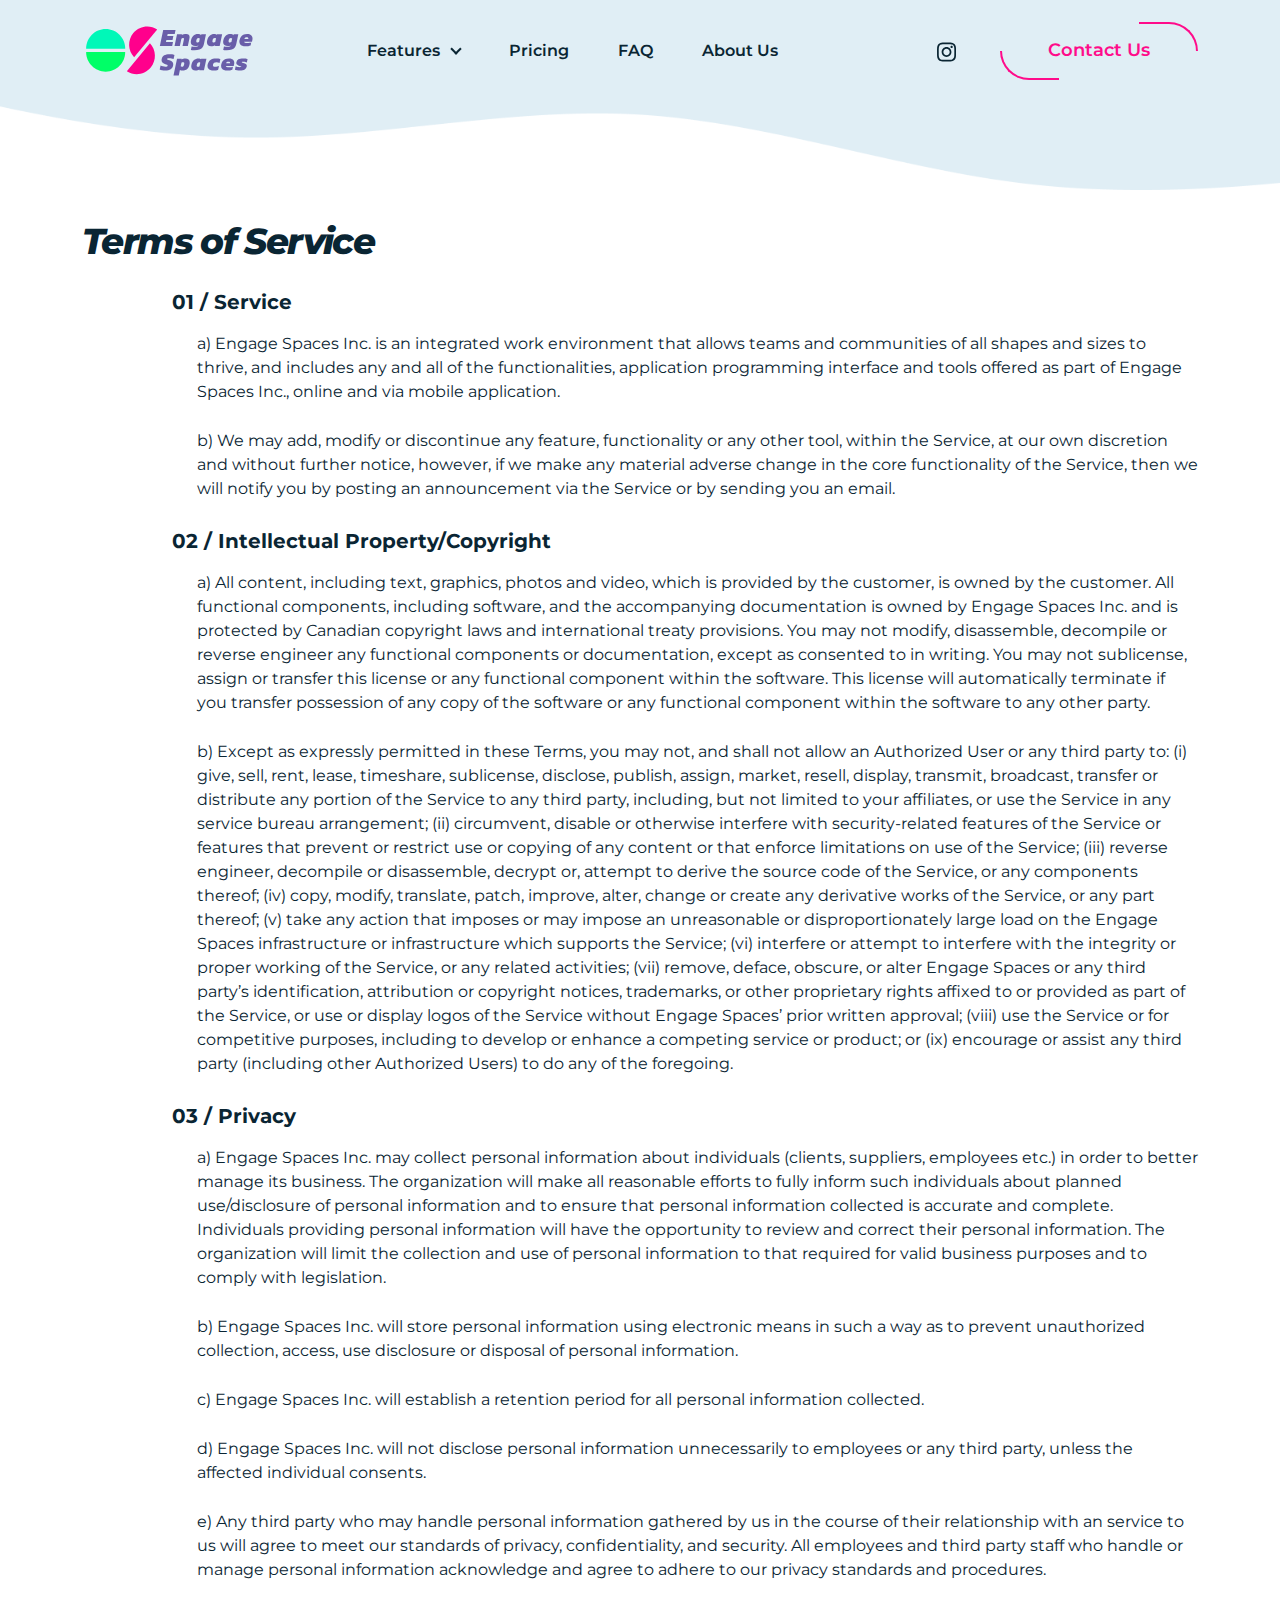
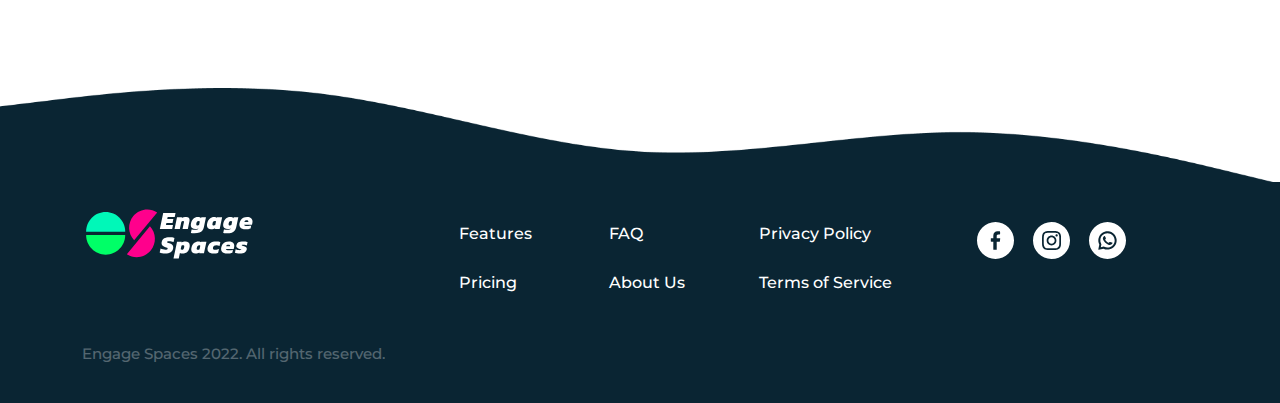
<file: terms.html>
<!DOCTYPE html>
<html lang="en">

<head>
    <meta charset="UTF-8">
    <meta http-equiv="X-UA-Compatible" content="IE=edge">
    <meta name="viewport" content="width=device-width, initial-scale=1.0">
    <title>Engage Spaces</title>
    <link rel="icon" type="image/x-icon" href="/img/favicon.png">
    <link rel="stylesheet" href="css/lib/bootstrap.min.css">
    <link rel="stylesheet" href="css/lib/aos.css">
    <link rel="stylesheet" href="css/style.css">
</head>

<body>
    <div class="pagewrapper">
        <header class="header">
            <div class="container">
                <div class="row align-items-center">
                    <div class="col-lg-3 col-8">
                        <div class="header__logo">
                            <a href="index.html">
                                <img src="img/svg/logo.svg" alt="logo">
                            </a>
                        </div>
                    </div>
                    <div class="col-xl-6 col-lg-5 col-4">
                        <nav class="header__menu">
                            <ul>
                                <li class="submenu">
                                    <a href="#">Features</a>
                                    <ul>
                                        <li>
                                            <a href="engagement.html#Engagement">
                                                Engagement
                                            </a>
                                        </li>
                                        <li>
                                            <a href="training.html#Training">
                                                Training
                                            </a>
                                        </li>
                                        <li>
                                            <a href="collaboration.html#Collaboration">
                                                Collaboration
                                            </a>
                                        </li>
                                        <li>
                                            <a href="accountability.html#Accountability">
                                                Accountability
                                            </a>
                                        </li>
                                    </ul>
                                </li>
                                <li>
                                    <a href="index.html#pricing">Pricing</a>
                                </li>
                                <li>
                                    <a href="faq.html">FAQ</a>
                                </li>
                                <li>
                                    <a href="about.html">About Us</a>
                                </li>
                            </ul>
                        </nav>
                        <div class="burger-btn">
                            <span></span>
                            <span></span>
                            <span></span>
                        </div>
                        <nav class="mobile__menu">
                            <div class="container">
                                <div class="mobile__menu-inner">
                                    <ul>
                                        <li class="mobile__submenu">
                                            <a href="#">Features</a>
                                            <ul>
                                                <li>
                                                    <a href="engagement.html#Engagement">
                                                        Engagement
                                                    </a>
                                                </li>
                                                <li>
                                                    <a href="training.html#Training">
                                                        Training
                                                    </a>
                                                </li>
                                                <li>
                                                    <a href="collaboration.html#Collaboration">
                                                        Collaboration
                                                    </a>
                                                </li>
                                                <li>
                                                    <a href="accountability.html#Accountability">
                                                        Accountability
                                                    </a>
                                                </li>
                                            </ul>
                                        </li>
                                        <li class="mobile__link">
                                            <a href="index.html#pricing">Pricing</a>
                                        </li>
                                        <li>
                                            <a href="faq.html">FAQ</a>
                                        </li>
                                        <li>
                                            <a href="about.html">About Us</a>
                                        </li>
                                    </ul>
                                    <div class="header__social--mobile">
                                        <a href="instagram.com">
                                            <svg width="19" height="20" viewBox="0 0 19 20" fill="none"
                                                xmlns="http://www.w3.org/2000/svg">
                                                <g clip-path="url(#clip0_165_557)">
                                                    <path
                                                        d="M18.9815 6.08605C18.9369 5.07651 18.7737 4.38246 18.5398 3.78105C18.2986 3.14267 17.9274 2.57114 17.4411 2.09601C16.966 1.6135 16.3907 1.23856 15.7597 1.00107C15.1548 0.767211 14.4644 0.603956 13.4549 0.559445C12.4378 0.511164 12.1149 0.5 9.53529 0.5C6.95569 0.5 6.6328 0.511164 5.61949 0.555675C4.60995 0.600186 3.9159 0.763586 3.31464 0.997305C2.67612 1.23856 2.10458 1.60973 1.62946 2.09601C1.14694 2.57114 0.772154 3.14644 0.534521 3.77743C0.300658 4.38246 0.137403 5.07274 0.0928918 6.08228C0.0446112 7.09936 0.0334473 7.42225 0.0334473 10.0019C0.0334473 12.5815 0.0446112 12.9043 0.0891221 13.9177C0.133633 14.9272 0.297033 15.6213 0.530896 16.2227C0.772154 16.861 1.14694 17.4326 1.62946 17.9077C2.10458 18.3902 2.67989 18.7651 3.31087 19.0026C3.9159 19.2365 4.60618 19.3998 5.61587 19.4443C6.62903 19.4889 6.95206 19.4999 9.53167 19.4999C12.1113 19.4999 12.4342 19.4889 13.4475 19.4443C14.457 19.3998 15.1511 19.2365 15.7523 19.0026C17.0292 18.509 18.0388 17.4994 18.5324 16.2227C18.7662 15.6176 18.9296 14.9272 18.9741 13.9177C19.0186 12.9043 19.0297 12.5815 19.0297 10.0019C19.0297 7.42225 19.026 7.09936 18.9815 6.08605ZM17.2705 13.8434C17.2296 14.7713 17.0737 15.2724 16.9438 15.6065C16.6246 16.4342 15.9676 17.0911 15.1399 17.4104C14.8058 17.5403 14.3011 17.6962 13.3769 17.7369C12.3747 17.7816 12.0742 17.7926 9.53906 17.7926C7.00397 17.7926 6.69964 17.7816 5.70112 17.7369C4.7732 17.6962 4.27213 17.5403 3.93808 17.4104C3.52618 17.2582 3.15124 17.0169 2.84691 16.7014C2.53142 16.3933 2.29016 16.0221 2.13793 15.6102C2.00802 15.2762 1.85216 14.7713 1.81142 13.8472C1.76676 12.845 1.75574 12.5443 1.75574 10.0093C1.75574 7.47416 1.76676 7.16983 1.81142 6.17145C1.85216 5.24353 2.00802 4.74246 2.13793 4.40841C2.29016 3.99636 2.53142 3.62157 2.85068 3.31709C3.15863 3.0016 3.5298 2.76034 3.94185 2.60825C4.2759 2.47835 4.78074 2.32248 5.70489 2.2816C6.70704 2.23709 7.00774 2.22592 9.54269 2.22592C12.0815 2.22592 12.3821 2.23709 13.3806 2.2816C14.3085 2.32248 14.8096 2.47835 15.1437 2.60825C15.5556 2.76034 15.9305 3.0016 16.2348 3.31709C16.5503 3.62519 16.7916 3.99636 16.9438 4.40841C17.0737 4.74246 17.2296 5.24716 17.2705 6.17145C17.315 7.1736 17.3261 7.47416 17.3261 10.0093C17.3261 12.5443 17.315 12.8413 17.2705 13.8434Z"
                                                        fill="#0A2533" />
                                                    <path
                                                        d="M9.53513 5.12109C6.84055 5.12109 4.6543 7.30721 4.6543 10.0019C4.6543 12.6967 6.84055 14.8828 9.53513 14.8828C12.2299 14.8828 14.416 12.6967 14.416 10.0019C14.416 7.30721 12.2299 5.12109 9.53513 5.12109ZM9.53513 13.168C7.78703 13.168 6.36906 11.7502 6.36906 10.0019C6.36906 8.25368 7.78703 6.83585 9.53513 6.83585C11.2834 6.83585 12.7012 8.25368 12.7012 10.0019C12.7012 11.7502 11.2834 13.168 9.53513 13.168Z"
                                                        fill="#0A2533" />
                                                    <path
                                                        d="M15.749 4.92803C15.749 5.55727 15.2388 6.06748 14.6094 6.06748C13.9802 6.06748 13.47 5.55727 13.47 4.92803C13.47 4.29864 13.9802 3.78857 14.6094 3.78857C15.2388 3.78857 15.749 4.29864 15.749 4.92803Z"
                                                        fill="#0A2533" />
                                                </g>
                                                <defs>
                                                    <clipPath id="clip0_165_557">
                                                        <rect width="19" height="19" fill="white"
                                                            transform="translate(0 0.5)" />
                                                    </clipPath>
                                                </defs>
                                            </svg>
                                        </a>
                                    </div>
                                    <div class="header__button--mobile pinkbtn">
                                        <a href="contact.html">Contact Us</a>
                                    </div>
                                </div>
                            </div>
                        </nav>
                    </div>
                    <div class="col-xl-3 col-lg-4">
                        <div class="header__right">
                            <div class="header__social">
                                <a href="instagram.com">
                                    <svg width="19" height="20" viewBox="0 0 19 20" fill="none"
                                        xmlns="http://www.w3.org/2000/svg">
                                        <g clip-path="url(#clip0_165_557)">
                                            <path
                                                d="M18.9815 6.08605C18.9369 5.07651 18.7737 4.38246 18.5398 3.78105C18.2986 3.14267 17.9274 2.57114 17.4411 2.09601C16.966 1.6135 16.3907 1.23856 15.7597 1.00107C15.1548 0.767211 14.4644 0.603956 13.4549 0.559445C12.4378 0.511164 12.1149 0.5 9.53529 0.5C6.95569 0.5 6.6328 0.511164 5.61949 0.555675C4.60995 0.600186 3.9159 0.763586 3.31464 0.997305C2.67612 1.23856 2.10458 1.60973 1.62946 2.09601C1.14694 2.57114 0.772154 3.14644 0.534521 3.77743C0.300658 4.38246 0.137403 5.07274 0.0928918 6.08228C0.0446112 7.09936 0.0334473 7.42225 0.0334473 10.0019C0.0334473 12.5815 0.0446112 12.9043 0.0891221 13.9177C0.133633 14.9272 0.297033 15.6213 0.530896 16.2227C0.772154 16.861 1.14694 17.4326 1.62946 17.9077C2.10458 18.3902 2.67989 18.7651 3.31087 19.0026C3.9159 19.2365 4.60618 19.3998 5.61587 19.4443C6.62903 19.4889 6.95206 19.4999 9.53167 19.4999C12.1113 19.4999 12.4342 19.4889 13.4475 19.4443C14.457 19.3998 15.1511 19.2365 15.7523 19.0026C17.0292 18.509 18.0388 17.4994 18.5324 16.2227C18.7662 15.6176 18.9296 14.9272 18.9741 13.9177C19.0186 12.9043 19.0297 12.5815 19.0297 10.0019C19.0297 7.42225 19.026 7.09936 18.9815 6.08605ZM17.2705 13.8434C17.2296 14.7713 17.0737 15.2724 16.9438 15.6065C16.6246 16.4342 15.9676 17.0911 15.1399 17.4104C14.8058 17.5403 14.3011 17.6962 13.3769 17.7369C12.3747 17.7816 12.0742 17.7926 9.53906 17.7926C7.00397 17.7926 6.69964 17.7816 5.70112 17.7369C4.7732 17.6962 4.27213 17.5403 3.93808 17.4104C3.52618 17.2582 3.15124 17.0169 2.84691 16.7014C2.53142 16.3933 2.29016 16.0221 2.13793 15.6102C2.00802 15.2762 1.85216 14.7713 1.81142 13.8472C1.76676 12.845 1.75574 12.5443 1.75574 10.0093C1.75574 7.47416 1.76676 7.16983 1.81142 6.17145C1.85216 5.24353 2.00802 4.74246 2.13793 4.40841C2.29016 3.99636 2.53142 3.62157 2.85068 3.31709C3.15863 3.0016 3.5298 2.76034 3.94185 2.60825C4.2759 2.47835 4.78074 2.32248 5.70489 2.2816C6.70704 2.23709 7.00774 2.22592 9.54269 2.22592C12.0815 2.22592 12.3821 2.23709 13.3806 2.2816C14.3085 2.32248 14.8096 2.47835 15.1437 2.60825C15.5556 2.76034 15.9305 3.0016 16.2348 3.31709C16.5503 3.62519 16.7916 3.99636 16.9438 4.40841C17.0737 4.74246 17.2296 5.24716 17.2705 6.17145C17.315 7.1736 17.3261 7.47416 17.3261 10.0093C17.3261 12.5443 17.315 12.8413 17.2705 13.8434Z"
                                                fill="#0A2533" />
                                            <path
                                                d="M9.53513 5.12109C6.84055 5.12109 4.6543 7.30721 4.6543 10.0019C4.6543 12.6967 6.84055 14.8828 9.53513 14.8828C12.2299 14.8828 14.416 12.6967 14.416 10.0019C14.416 7.30721 12.2299 5.12109 9.53513 5.12109ZM9.53513 13.168C7.78703 13.168 6.36906 11.7502 6.36906 10.0019C6.36906 8.25368 7.78703 6.83585 9.53513 6.83585C11.2834 6.83585 12.7012 8.25368 12.7012 10.0019C12.7012 11.7502 11.2834 13.168 9.53513 13.168Z"
                                                fill="#0A2533" />
                                            <path
                                                d="M15.749 4.92803C15.749 5.55727 15.2388 6.06748 14.6094 6.06748C13.9802 6.06748 13.47 5.55727 13.47 4.92803C13.47 4.29864 13.9802 3.78857 14.6094 3.78857C15.2388 3.78857 15.749 4.29864 15.749 4.92803Z"
                                                fill="#0A2533" />
                                        </g>
                                        <defs>
                                            <clipPath id="clip0_165_557">
                                                <rect width="19" height="19" fill="white"
                                                    transform="translate(0 0.5)" />
                                            </clipPath>
                                        </defs>
                                    </svg>
                                </a>
                            </div>
                            <div class="header__button">
                                <a href="contact.html">Contact Us</a>
                            </div>
                        </div>
                    </div>
                </div>
            </div>
            <img src="img/header_frame.png" alt="" class="header__frame">
        </header>

        <main class="main">

            <section class="termspage">
                <div class="container">
                    <div class="termspage__inner">
                        <h1 class="pagecontent__title">
                            Terms of Service
                        </h1>
                       
                        <div class="termspage__content">
                            <h3>
                                01 / Service
                            </h3>
                            <p>
                                a) Engage Spaces Inc. is an integrated work environment that allows teams and communities of all shapes and sizes to thrive, and includes any and all of the functionalities, application programming interface and tools offered as part of Engage Spaces Inc., online and via mobile application. 
                            </p>
                            <p>
                                b) We may add, modify or discontinue any feature, functionality or any other tool, within the Service, at our own discretion and without further notice, however, if we make any material adverse change in the core functionality of the Service, then we will notify you by posting an announcement via the Service or by sending you an email.
                            </p>
                            <h3>
                                02 / Intellectual Property/Copyright
                            </h3>
                            <p>
                                a) All content, including text, graphics, photos and video, which is provided by the customer, is owned by the customer.  All functional components, including software, and the accompanying documentation is owned by Engage Spaces Inc. and is protected by Canadian copyright laws and international treaty provisions. You may not modify, disassemble, decompile or reverse engineer any functional components or documentation, except as consented to in writing. You may not sublicense, assign or transfer this license or any functional component within the software. This license will automatically terminate if you transfer possession of any copy of the software or any functional component within the software to any other party.
                            </p>
                            <p>
                                b) Except as expressly permitted in these Terms, you may not, and shall not allow  an Authorized User or any third party to: (i) give, sell, rent, lease, timeshare, sublicense, disclose,  publish, assign, market, resell, display, transmit, broadcast, transfer or distribute any portion of the Service to any third party, including, but not limited to your affiliates, or use the Service in  any service bureau arrangement; (ii) circumvent, disable or otherwise interfere with security-related  features of the Service or features that prevent or restrict use or copying of any content or that enforce limitations on use of the Service; (iii) reverse engineer, decompile or disassemble,  decrypt or, attempt to derive the source code of the Service, or any components thereof; (iv)  copy, modify, translate, patch, improve, alter, change or create any derivative works of the Service, or any part thereof; (v) take any action that imposes or may impose an unreasonable or disproportionately large load on the Engage Spaces infrastructure or  infrastructure which supports the Service; (vi) interfere or attempt to interfere with the integrity or proper working of the Service, or any related activities; (vii) remove, deface, obscure, or alter Engage Spaces or any third party’s identification, attribution or copyright notices, trademarks, or other proprietary rights affixed to or provided as part of the Service, or use or display logos of the Service without Engage Spaces’ prior written approval; (viii) use the Service or for competitive purposes, including to develop or enhance a competing service or product; or (ix)  encourage or assist any third party (including other Authorized Users) to do any of the foregoing.
                            </p>
                            <h3>
                                03 / Privacy
                            </h3>
                            <p>
                                a) Engage Spaces Inc. may collect personal information about individuals (clients, suppliers, employees etc.) in order to better manage its business. The organization will make all reasonable efforts to fully inform such individuals about planned use/disclosure of personal information and to ensure that personal information collected is accurate and complete. Individuals providing personal information will have the opportunity to review and correct their personal information. The organization will limit the collection and use of personal information to that required for valid business purposes and to comply with legislation.
                            </p>
                            <p>
                                b) Engage Spaces Inc. will store personal information using electronic means in such a way as to prevent unauthorized collection, access, use disclosure or disposal of personal information. 
                            </p>
                            <p>
                                c) Engage Spaces Inc. will establish a retention period for all personal information collected. 
                            </p>
                            <p>
                                d) Engage Spaces Inc. will not disclose personal information unnecessarily to employees or any third party, unless the affected individual consents. 
                            </p>
                            <p>
                                e) Any third party who may handle personal information gathered by us in the course of their relationship with an service to us will agree to meet our standards of privacy, confidentiality, and security. All employees and third party staff who handle or manage personal information acknowledge and agree to adhere to our privacy standards and procedures.
                            </p>
    
                        </div>
                    </div>
                </div>
            </section>
           

        </main>

        <footer class="footer">
            <img src="img/footer_frame.png" alt="img" class="footer__frame">
            <div class="container">
                <div class="row">
                    <div class="col-xxl-2 col-lg-3 col-md-4">
                        <div class="footer__logo">
                            <a href="index.html">
                                <img src="img/svg/footer__logo.svg" alt="logo">
                            </a>
                        </div>
                    </div>
                    <div class="col-lg-6 col-md-8">
                        <nav class="footer__menu">
                            <ul>
                                <li>
                                    <a href="engagement.html">Features</a>
                                </li>
                                <li>
                                    <a href="faq.html">FAQ</a>
                                </li>
                                <li>
                                    <a href="privacy.html">Privacy Policy</a>
                                </li>
                                <li>
                                    <a href="index.html#pricing">Pricing</a>
                                </li>
                                <li>
                                    <a href="about.html">About Us</a>
                                </li>
                                <li>
                                    <a href="terms.html">Terms of Service</a>
                                </li>
                            </ul>
                        </nav>
                    </div>
                    <div class="col-xxl-4 col-lg-3">
                        <div class="footer__social">
                            <a href="#">
                                <svg width="37" height="37" viewBox="0 0 37 37" fill="none"
                                    xmlns="http://www.w3.org/2000/svg">
                                    <path fill-rule="evenodd" clip-rule="evenodd"
                                        d="M37 18.5C37 28.7173 28.7173 37 18.5 37C8.28273 37 0 28.7173 0 18.5C0 8.28273 8.28273 0 18.5 0C28.7173 0 37 8.28273 37 18.5ZM22.8814 19.3252L23.1881 16.7498C23.1967 16.682 23.1908 16.6131 23.171 16.5477C23.1512 16.4822 23.1178 16.4217 23.073 16.37C23.0282 16.3184 22.973 16.2767 22.9111 16.2478C22.8491 16.2188 22.7818 16.2033 22.7134 16.2021H19.7169V14.0478C19.7169 13.0693 19.9749 12.4145 21.343 12.3926H22.6063C22.7354 12.3926 22.8593 12.3413 22.9506 12.25C23.0419 12.1587 23.0932 12.0348 23.0932 11.9057V9.73684C23.0932 9.60772 23.0419 9.48389 22.9506 9.39259C22.8593 9.30129 22.7354 9.25 22.6063 9.25H20.5445C18.0276 9.25 16.309 10.8225 16.309 13.7119V16.2094H14.2935C14.1644 16.2094 14.0405 16.2607 13.9492 16.352C13.8579 16.4433 13.8066 16.5671 13.8066 16.6962V19.2716C13.8066 19.4008 13.8579 19.5246 13.9492 19.6159C14.0405 19.7072 14.1644 19.7585 14.2935 19.7585H16.3212L16.3066 27.3995C16.3059 27.4449 16.3142 27.4899 16.331 27.5321C16.3478 27.5743 16.3727 27.6128 16.4044 27.6453C16.436 27.6779 16.4738 27.7039 16.5155 27.7218C16.5571 27.7398 16.602 27.7494 16.6474 27.75H19.3761C19.4674 27.7487 19.5544 27.7114 19.6183 27.6462C19.6821 27.581 19.7176 27.4932 19.7169 27.4019V19.7585H22.3945C22.5149 19.7592 22.6313 19.7153 22.7212 19.6353C22.8111 19.5553 22.8681 19.4448 22.8814 19.3252Z"
                                        fill="white" />
                                </svg>
                            </a>
                            <a href="#">
                                <svg width="37" height="37" viewBox="0 0 37 37" fill="none"
                                    xmlns="http://www.w3.org/2000/svg">
                                    <g clip-path="url(#clip0_165_506)">
                                        <path fill-rule="evenodd" clip-rule="evenodd"
                                            d="M37.0006 18.4998C37.0006 28.717 28.718 36.9997 18.5008 36.9997C8.28364 36.9997 0.000976562 28.717 0.000976562 18.4998C0.000976562 8.28266 8.28364 0 18.5008 0C28.718 0 37.0006 8.28266 37.0006 18.4998ZM27.5398 12.2811C27.7737 12.8825 27.9369 13.5765 27.9815 14.5861C28.026 15.5994 28.0297 15.9223 28.0297 18.5019C28.0297 21.0815 28.0186 21.4043 27.9741 22.4177C27.9295 23.4272 27.7661 24.1176 27.5324 24.7227C27.0387 25.9994 26.0292 27.009 24.7523 27.5026C24.151 27.7365 23.457 27.8998 22.4475 27.9443C21.4341 27.9889 21.1113 27.9999 18.5317 27.9999C15.9521 27.9999 15.629 27.9889 14.6159 27.9443C13.6062 27.8998 12.9159 27.7365 12.3109 27.5026C11.6799 27.2652 11.1046 26.8902 10.6295 26.4077C10.1469 25.9326 9.77215 25.361 9.53089 24.7227C9.29702 24.1213 9.13363 23.4272 9.08911 22.4177C9.0446 21.4043 9.03344 21.0815 9.03344 18.5019C9.03344 15.9223 9.0446 15.5994 9.09288 14.5823C9.13739 13.5727 9.30065 12.8825 9.53451 12.2774C9.77215 11.6464 10.1469 11.0711 10.6295 10.596C11.1046 10.1097 11.6761 9.73856 12.3146 9.49731C12.9159 9.26359 13.6099 9.10019 14.6195 9.05568C15.6328 9.01116 15.9557 9 18.5353 9C21.1149 9 21.4378 9.01116 22.4549 9.05945C23.4644 9.10396 24.1548 9.26721 24.7597 9.50107C25.3907 9.73856 25.966 10.1135 26.4411 10.596C26.9274 11.0711 27.2986 11.6427 27.5398 12.2811ZM25.9438 24.1065C26.0737 23.7724 26.2296 23.2713 26.2705 22.3434C26.315 21.3413 26.3261 21.0443 26.3261 18.5093C26.3261 15.9742 26.315 15.6736 26.2705 14.6714C26.2296 13.7472 26.0737 13.2425 25.9438 12.9084C25.7916 12.4964 25.5503 12.1252 25.2348 11.8171C24.9305 11.5016 24.5556 11.2603 24.1437 11.1083C23.8096 10.9783 23.3085 10.8225 22.3806 10.7816C21.3821 10.7371 21.0815 10.7259 18.5427 10.7259C16.0077 10.7259 15.707 10.7371 14.7049 10.7816C13.7807 10.8225 13.2759 10.9783 12.9418 11.1083C12.5298 11.2603 12.1586 11.5016 11.8507 11.8171C11.5314 12.1216 11.2902 12.4964 11.1379 12.9084C11.008 13.2425 10.8522 13.7435 10.8114 14.6714C10.7668 15.6698 10.7557 15.9742 10.7557 18.5093C10.7557 21.0443 10.7668 21.345 10.8114 22.3472C10.8522 23.2713 11.008 23.7762 11.1379 24.1102C11.2902 24.5221 11.5314 24.8933 11.8469 25.2014C12.1512 25.5169 12.5262 25.7582 12.9381 25.9104C13.2721 26.0403 13.7732 26.1962 14.7011 26.2369C15.6996 26.2816 16.004 26.2926 18.5391 26.2926C21.0741 26.2926 21.3747 26.2816 22.3768 26.2369C23.3011 26.1962 23.8058 26.0403 24.1399 25.9104C24.9676 25.5911 25.6245 24.9342 25.9438 24.1065ZM18.5352 13.621C15.8406 13.621 13.6543 15.8071 13.6543 18.5018C13.6543 21.1966 15.8406 23.3827 18.5352 23.3827C21.2299 23.3827 23.416 21.1966 23.416 18.5018C23.416 15.8071 21.2299 13.621 18.5352 13.621ZM18.5352 21.6679C16.7871 21.6679 15.3691 20.2501 15.3691 18.5018C15.3691 16.7536 16.7871 15.3358 18.5352 15.3358C20.2834 15.3358 21.7013 16.7536 21.7013 18.5018C21.7013 20.2501 20.2834 21.6679 18.5352 21.6679ZM23.6094 14.5675C24.2388 14.5675 24.749 14.0573 24.749 13.428C24.749 12.7986 24.2388 12.2886 23.6094 12.2886C22.9802 12.2886 22.47 12.7986 22.47 13.428C22.47 14.0573 22.9802 14.5675 23.6094 14.5675Z"
                                            fill="white" />
                                    </g>
                                    <defs>
                                        <clipPath id="clip0_165_506">
                                            <rect width="37" height="37" fill="white" />
                                        </clipPath>
                                    </defs>
                                </svg>
                            </a>
                            <a href="#">
                                <svg width="37" height="37" viewBox="0 0 37 37" fill="none"
                                    xmlns="http://www.w3.org/2000/svg">
                                    <path fill-rule="evenodd" clip-rule="evenodd"
                                        d="M18.5 37C28.7173 37 37 28.7173 37 18.5C37 8.28273 28.7173 0 18.5 0C8.28273 0 0 8.28273 0 18.5C0 28.7173 8.28273 37 18.5 37ZM25.026 11.974C23.4866 10.4172 21.4413 9.462 19.2593 9.28095C17.0774 9.09991 14.9026 9.70493 13.1276 10.9868C11.3527 12.2686 10.0945 14.1429 9.58022 16.2711C9.06597 18.3992 9.32956 20.6412 10.3234 22.5921L9.34969 27.3193C9.33927 27.3665 9.33886 27.4154 9.34851 27.4628C9.35815 27.5102 9.37763 27.555 9.40568 27.5944C9.44585 27.654 9.50328 27.6999 9.57027 27.726C9.63726 27.7521 9.71062 27.7572 9.78055 27.7404L14.4055 26.6426C16.3511 27.6104 18.5769 27.8564 20.6868 27.3368C22.7968 26.8173 24.6539 25.5659 25.9276 23.8054C27.2014 22.045 27.8091 19.8896 27.6427 17.7231C27.4763 15.5565 26.5464 13.5193 25.0187 11.974H25.026ZM23.5782 23.5068C22.5138 24.5685 21.1435 25.2702 19.6599 25.5133C18.1753 25.7565 16.6519 25.5283 15.3038 24.8608L14.6563 24.5394L11.8155 25.2113V25.1748L12.4144 22.3097L12.0979 21.6865C11.4086 20.3347 11.1652 18.7993 11.4027 17.3006C11.6401 15.8019 12.3463 14.417 13.4197 13.3445C14.7675 11.9981 16.5947 11.2418 18.4999 11.2418C20.405 11.2418 22.2322 11.9981 23.5801 13.3445L23.6117 13.3883C24.942 14.739 25.6847 16.5607 25.6778 18.4566C25.671 20.351 24.9164 22.166 23.5782 23.5068ZM21.7399 22.8063C22.4287 22.6384 22.9813 21.969 23.3294 21.4213C23.3869 21.3338 23.423 21.234 23.4347 21.13C23.4465 21.0259 23.4336 20.9206 23.3971 20.8225C23.3606 20.7244 23.3015 20.6362 23.2246 20.5652C23.1478 20.4941 23.0552 20.4422 22.9545 20.4135L21.1776 19.9048C21.0605 19.8713 20.9365 19.8708 20.8192 19.9035C20.7019 19.9361 20.5959 20.0006 20.513 20.0898L20.0773 20.5328C19.988 20.6246 19.8734 20.6877 19.7482 20.7141C19.6229 20.7406 19.4926 20.7291 19.3738 20.6813C18.7231 20.3449 18.1246 19.9161 17.5968 19.4082C17.1063 18.9933 16.6747 18.5134 16.314 17.9817C16.2502 17.8705 16.221 17.7428 16.2301 17.6149C16.2392 17.487 16.2862 17.3647 16.3651 17.2636L16.7449 16.7768C16.8179 16.6826 16.864 16.5704 16.8781 16.452C16.8923 16.3337 16.874 16.2137 16.8252 16.105L16.0779 14.4156C16.0369 14.3208 15.9743 14.2369 15.8951 14.1707C15.8159 14.1044 15.7223 14.0575 15.6218 14.0339C15.5213 14.0102 15.4166 14.0104 15.3162 14.0344C15.2157 14.0585 15.1223 14.1056 15.0434 14.1722C14.5468 14.5909 13.9577 15.2286 13.8871 15.937C13.7678 17.1809 14.3034 18.7509 16.3213 20.635L16.3505 20.6618C18.6703 22.8063 20.5228 23.0984 21.7399 22.8063Z"
                                        fill="white" />
                                </svg>

                            </a>
                        </div>
                    </div>
                </div>
                <div class="footer__copy">
                    Engage Spaces 2022. All rights reserved.
                </div>
            </div>
        </footer>

        <div class="btnup">
            <img src="img/svg/btnup_arrow.svg" alt="btn">
        </div>
    </div>


    <script src="js/lib/jquery.js"></script>
    <script src="js/lib/bootstrap.min.js"></script>
    <script src="js/lib/aos.js"></script>
    <script src="js/main.js"></script>


</body>

</html>
</file>
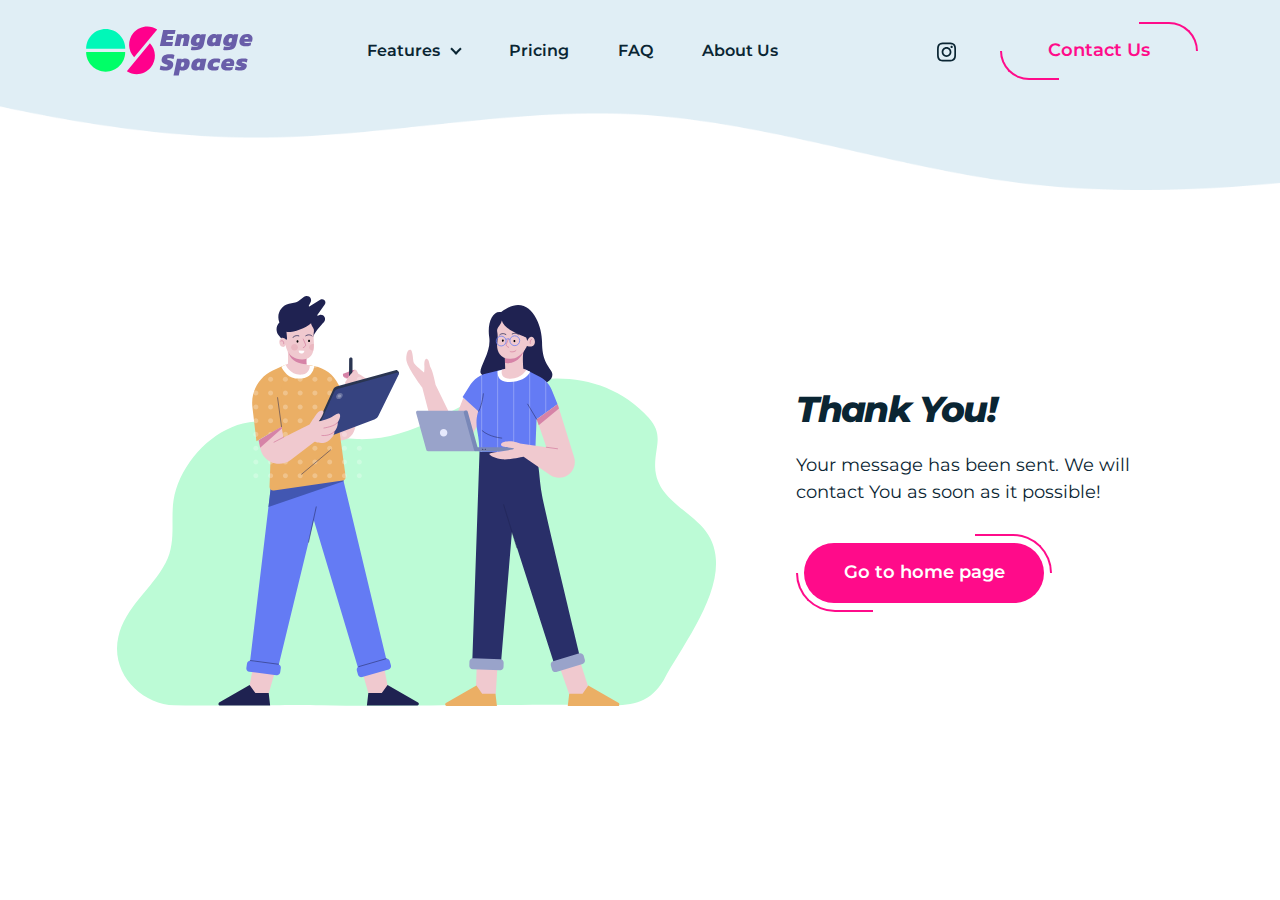
<file: thank-you.html>
<!DOCTYPE html>
<html lang="en">

<head>
    <meta charset="UTF-8">
    <meta http-equiv="X-UA-Compatible" content="IE=edge">
    <meta name="viewport" content="width=device-width, initial-scale=1.0">
    <title>Engage Spaces</title>
    <link rel="icon" type="image/x-icon" href="/img/favicon.png">
    <link rel="stylesheet" href="css/lib/aos.css">
    <link rel="stylesheet" href="css/lib/bootstrap.min.css">
    <link rel="stylesheet" href="css/style.css">
</head>

<body>
    <div class="pagewrapper">
        <header class="header">
            <div class="container">
                <div class="row align-items-center">
                    <div class="col-lg-3 col-8">
                        <div class="header__logo">
                            <a href="index.html">
                                <img src="img/svg/logo.svg" alt="logo">
                            </a>
                        </div>
                    </div>
                    <div class="col-xl-6 col-lg-5 col-4">
                        <nav class="header__menu">
                            <ul>
                                <li class="submenu">
                                    <a href="#">Features</a>
                                    <ul>
                                        <li>
                                            <a href="engagement.html#Engagement">
                                                Engagement
                                            </a>
                                        </li>
                                        <li>
                                            <a href="training.html#Training">
                                                Training
                                            </a>
                                        </li>
                                        <li>
                                            <a href="collaboration.html#Collaboration">
                                                Collaboration
                                            </a>
                                        </li>
                                        <li>
                                            <a href="accountability.html#Accountability">
                                                Accountability
                                            </a>
                                        </li>
                                    </ul>
                                </li>
                                <li>
                                    <a href="index.html#pricing">Pricing</a>
                                </li>
                                <li>
                                    <a href="faq.html">FAQ</a>
                                </li>
                                <li>
                                    <a href="about.html">About Us</a>
                                </li>
                            </ul>
                        </nav>
                        <div class="burger-btn">
                            <span></span>
                            <span></span>
                            <span></span>
                        </div>
                        <nav class="mobile__menu">
                            <div class="container">
                                <div class="mobile__menu-inner">
                                    <ul>
                                        <li class="mobile__submenu">
                                            <a href="#">Features</a>
                                            <ul>
                                                <li>
                                                    <a href="engagement.html#Engagement">
                                                        Engagement
                                                    </a>
                                                </li>
                                                <li>
                                                    <a href="training.html#Training">
                                                        Training
                                                    </a>
                                                </li>
                                                <li>
                                                    <a href="collaboration.html#Collaboration">
                                                        Collaboration
                                                    </a>
                                                </li>
                                                <li>
                                                    <a href="accountability.html#Accountability">
                                                        Accountability
                                                    </a>
                                                </li>
                                            </ul>
                                        </li>
                                        <li class="mobile__link">
                                            <a href="index.html#pricing">Pricing</a>
                                        </li>
                                        <li>
                                            <a href="faq.html">FAQ</a>
                                        </li>
                                        <li>
                                            <a href="about.html">About Us</a>
                                        </li>
                                    </ul>
                                    <div class="header__social--mobile">
                                        <a href="instagram.com">
                                            <svg width="19" height="20" viewBox="0 0 19 20" fill="none"
                                                xmlns="http://www.w3.org/2000/svg">
                                                <g clip-path="url(#clip0_165_557)">
                                                    <path
                                                        d="M18.9815 6.08605C18.9369 5.07651 18.7737 4.38246 18.5398 3.78105C18.2986 3.14267 17.9274 2.57114 17.4411 2.09601C16.966 1.6135 16.3907 1.23856 15.7597 1.00107C15.1548 0.767211 14.4644 0.603956 13.4549 0.559445C12.4378 0.511164 12.1149 0.5 9.53529 0.5C6.95569 0.5 6.6328 0.511164 5.61949 0.555675C4.60995 0.600186 3.9159 0.763586 3.31464 0.997305C2.67612 1.23856 2.10458 1.60973 1.62946 2.09601C1.14694 2.57114 0.772154 3.14644 0.534521 3.77743C0.300658 4.38246 0.137403 5.07274 0.0928918 6.08228C0.0446112 7.09936 0.0334473 7.42225 0.0334473 10.0019C0.0334473 12.5815 0.0446112 12.9043 0.0891221 13.9177C0.133633 14.9272 0.297033 15.6213 0.530896 16.2227C0.772154 16.861 1.14694 17.4326 1.62946 17.9077C2.10458 18.3902 2.67989 18.7651 3.31087 19.0026C3.9159 19.2365 4.60618 19.3998 5.61587 19.4443C6.62903 19.4889 6.95206 19.4999 9.53167 19.4999C12.1113 19.4999 12.4342 19.4889 13.4475 19.4443C14.457 19.3998 15.1511 19.2365 15.7523 19.0026C17.0292 18.509 18.0388 17.4994 18.5324 16.2227C18.7662 15.6176 18.9296 14.9272 18.9741 13.9177C19.0186 12.9043 19.0297 12.5815 19.0297 10.0019C19.0297 7.42225 19.026 7.09936 18.9815 6.08605ZM17.2705 13.8434C17.2296 14.7713 17.0737 15.2724 16.9438 15.6065C16.6246 16.4342 15.9676 17.0911 15.1399 17.4104C14.8058 17.5403 14.3011 17.6962 13.3769 17.7369C12.3747 17.7816 12.0742 17.7926 9.53906 17.7926C7.00397 17.7926 6.69964 17.7816 5.70112 17.7369C4.7732 17.6962 4.27213 17.5403 3.93808 17.4104C3.52618 17.2582 3.15124 17.0169 2.84691 16.7014C2.53142 16.3933 2.29016 16.0221 2.13793 15.6102C2.00802 15.2762 1.85216 14.7713 1.81142 13.8472C1.76676 12.845 1.75574 12.5443 1.75574 10.0093C1.75574 7.47416 1.76676 7.16983 1.81142 6.17145C1.85216 5.24353 2.00802 4.74246 2.13793 4.40841C2.29016 3.99636 2.53142 3.62157 2.85068 3.31709C3.15863 3.0016 3.5298 2.76034 3.94185 2.60825C4.2759 2.47835 4.78074 2.32248 5.70489 2.2816C6.70704 2.23709 7.00774 2.22592 9.54269 2.22592C12.0815 2.22592 12.3821 2.23709 13.3806 2.2816C14.3085 2.32248 14.8096 2.47835 15.1437 2.60825C15.5556 2.76034 15.9305 3.0016 16.2348 3.31709C16.5503 3.62519 16.7916 3.99636 16.9438 4.40841C17.0737 4.74246 17.2296 5.24716 17.2705 6.17145C17.315 7.1736 17.3261 7.47416 17.3261 10.0093C17.3261 12.5443 17.315 12.8413 17.2705 13.8434Z"
                                                        fill="#0A2533" />
                                                    <path
                                                        d="M9.53513 5.12109C6.84055 5.12109 4.6543 7.30721 4.6543 10.0019C4.6543 12.6967 6.84055 14.8828 9.53513 14.8828C12.2299 14.8828 14.416 12.6967 14.416 10.0019C14.416 7.30721 12.2299 5.12109 9.53513 5.12109ZM9.53513 13.168C7.78703 13.168 6.36906 11.7502 6.36906 10.0019C6.36906 8.25368 7.78703 6.83585 9.53513 6.83585C11.2834 6.83585 12.7012 8.25368 12.7012 10.0019C12.7012 11.7502 11.2834 13.168 9.53513 13.168Z"
                                                        fill="#0A2533" />
                                                    <path
                                                        d="M15.749 4.92803C15.749 5.55727 15.2388 6.06748 14.6094 6.06748C13.9802 6.06748 13.47 5.55727 13.47 4.92803C13.47 4.29864 13.9802 3.78857 14.6094 3.78857C15.2388 3.78857 15.749 4.29864 15.749 4.92803Z"
                                                        fill="#0A2533" />
                                                </g>
                                                <defs>
                                                    <clipPath id="clip0_165_557">
                                                        <rect width="19" height="19" fill="white"
                                                            transform="translate(0 0.5)" />
                                                    </clipPath>
                                                </defs>
                                            </svg>
                                        </a>
                                    </div>
                                    <div class="header__button--mobile pinkbtn">
                                        <a href="contact.html">Contact Us</a>
                                    </div>
                                </div>
                            </div>
                        </nav>
                    </div>
                    <div class="col-xl-3 col-lg-4">
                        <div class="header__right">
                            <div class="header__social">
                                <a href="instagram.com">
                                    <svg width="19" height="20" viewBox="0 0 19 20" fill="none"
                                        xmlns="http://www.w3.org/2000/svg">
                                        <g clip-path="url(#clip0_165_557)">
                                            <path
                                                d="M18.9815 6.08605C18.9369 5.07651 18.7737 4.38246 18.5398 3.78105C18.2986 3.14267 17.9274 2.57114 17.4411 2.09601C16.966 1.6135 16.3907 1.23856 15.7597 1.00107C15.1548 0.767211 14.4644 0.603956 13.4549 0.559445C12.4378 0.511164 12.1149 0.5 9.53529 0.5C6.95569 0.5 6.6328 0.511164 5.61949 0.555675C4.60995 0.600186 3.9159 0.763586 3.31464 0.997305C2.67612 1.23856 2.10458 1.60973 1.62946 2.09601C1.14694 2.57114 0.772154 3.14644 0.534521 3.77743C0.300658 4.38246 0.137403 5.07274 0.0928918 6.08228C0.0446112 7.09936 0.0334473 7.42225 0.0334473 10.0019C0.0334473 12.5815 0.0446112 12.9043 0.0891221 13.9177C0.133633 14.9272 0.297033 15.6213 0.530896 16.2227C0.772154 16.861 1.14694 17.4326 1.62946 17.9077C2.10458 18.3902 2.67989 18.7651 3.31087 19.0026C3.9159 19.2365 4.60618 19.3998 5.61587 19.4443C6.62903 19.4889 6.95206 19.4999 9.53167 19.4999C12.1113 19.4999 12.4342 19.4889 13.4475 19.4443C14.457 19.3998 15.1511 19.2365 15.7523 19.0026C17.0292 18.509 18.0388 17.4994 18.5324 16.2227C18.7662 15.6176 18.9296 14.9272 18.9741 13.9177C19.0186 12.9043 19.0297 12.5815 19.0297 10.0019C19.0297 7.42225 19.026 7.09936 18.9815 6.08605ZM17.2705 13.8434C17.2296 14.7713 17.0737 15.2724 16.9438 15.6065C16.6246 16.4342 15.9676 17.0911 15.1399 17.4104C14.8058 17.5403 14.3011 17.6962 13.3769 17.7369C12.3747 17.7816 12.0742 17.7926 9.53906 17.7926C7.00397 17.7926 6.69964 17.7816 5.70112 17.7369C4.7732 17.6962 4.27213 17.5403 3.93808 17.4104C3.52618 17.2582 3.15124 17.0169 2.84691 16.7014C2.53142 16.3933 2.29016 16.0221 2.13793 15.6102C2.00802 15.2762 1.85216 14.7713 1.81142 13.8472C1.76676 12.845 1.75574 12.5443 1.75574 10.0093C1.75574 7.47416 1.76676 7.16983 1.81142 6.17145C1.85216 5.24353 2.00802 4.74246 2.13793 4.40841C2.29016 3.99636 2.53142 3.62157 2.85068 3.31709C3.15863 3.0016 3.5298 2.76034 3.94185 2.60825C4.2759 2.47835 4.78074 2.32248 5.70489 2.2816C6.70704 2.23709 7.00774 2.22592 9.54269 2.22592C12.0815 2.22592 12.3821 2.23709 13.3806 2.2816C14.3085 2.32248 14.8096 2.47835 15.1437 2.60825C15.5556 2.76034 15.9305 3.0016 16.2348 3.31709C16.5503 3.62519 16.7916 3.99636 16.9438 4.40841C17.0737 4.74246 17.2296 5.24716 17.2705 6.17145C17.315 7.1736 17.3261 7.47416 17.3261 10.0093C17.3261 12.5443 17.315 12.8413 17.2705 13.8434Z"
                                                fill="#0A2533" />
                                            <path
                                                d="M9.53513 5.12109C6.84055 5.12109 4.6543 7.30721 4.6543 10.0019C4.6543 12.6967 6.84055 14.8828 9.53513 14.8828C12.2299 14.8828 14.416 12.6967 14.416 10.0019C14.416 7.30721 12.2299 5.12109 9.53513 5.12109ZM9.53513 13.168C7.78703 13.168 6.36906 11.7502 6.36906 10.0019C6.36906 8.25368 7.78703 6.83585 9.53513 6.83585C11.2834 6.83585 12.7012 8.25368 12.7012 10.0019C12.7012 11.7502 11.2834 13.168 9.53513 13.168Z"
                                                fill="#0A2533" />
                                            <path
                                                d="M15.749 4.92803C15.749 5.55727 15.2388 6.06748 14.6094 6.06748C13.9802 6.06748 13.47 5.55727 13.47 4.92803C13.47 4.29864 13.9802 3.78857 14.6094 3.78857C15.2388 3.78857 15.749 4.29864 15.749 4.92803Z"
                                                fill="#0A2533" />
                                        </g>
                                        <defs>
                                            <clipPath id="clip0_165_557">
                                                <rect width="19" height="19" fill="white"
                                                    transform="translate(0 0.5)" />
                                            </clipPath>
                                        </defs>
                                    </svg>
                                </a>
                            </div>
                            <div class="header__button">
                                <a href="contact.html">Contact Us</a>
                            </div>
                        </div>
                    </div>
                </div>
            </div>
            <img src="img/header_frame.png" alt="" class="header__frame">
        </header>

        <main class="main">

            <section class="thank">
                <div class="container">
                    <div class="thank__inner">
                        <div class="row justify-content-center align-items-center">
                            <div class="col-xxl-6 col-lg-7 order-lg-1 order-2">
                                <div class="thank__image">
                                    <img src="img/svg/thankyou_bg.svg" alt="image">
                                </div>
                                <div class="thank__btn--mobile pinkbtn">
                                    <a href="index.html">
                                        Go to home page
                                    </a>
                                </div>
                            </div>
                            <div class="col-xxl-4 col-lg-5  order-lg-2 order-1">
                                <div class="thank__content">
                                    <h1 class="thank__title">
                                        Thank You!
                                    </h1>
                                    <div class="thank__subtitle">
                                        <p>
                                            Your message has been sent. We will contact You as soon as it possible!
                                        </p>
                                    </div>
                                    <div class="thank__btn pinkbtn">
                                        <a href="index.html">
                                            Go to home page
                                        </a>
                                    </div>
                                </div>
                            </div>
                        </div>
                    </div>
                    
                </div>
            </section>


        </main>

    </div>


    <script src="js/lib/jquery.js"></script>
    <script src="js/lib/bootstrap.min.js"></script>
    <script src="js/lib/aos.js"></script>
    <script src="js/main.js"></script>


</body>

</html>
</file>
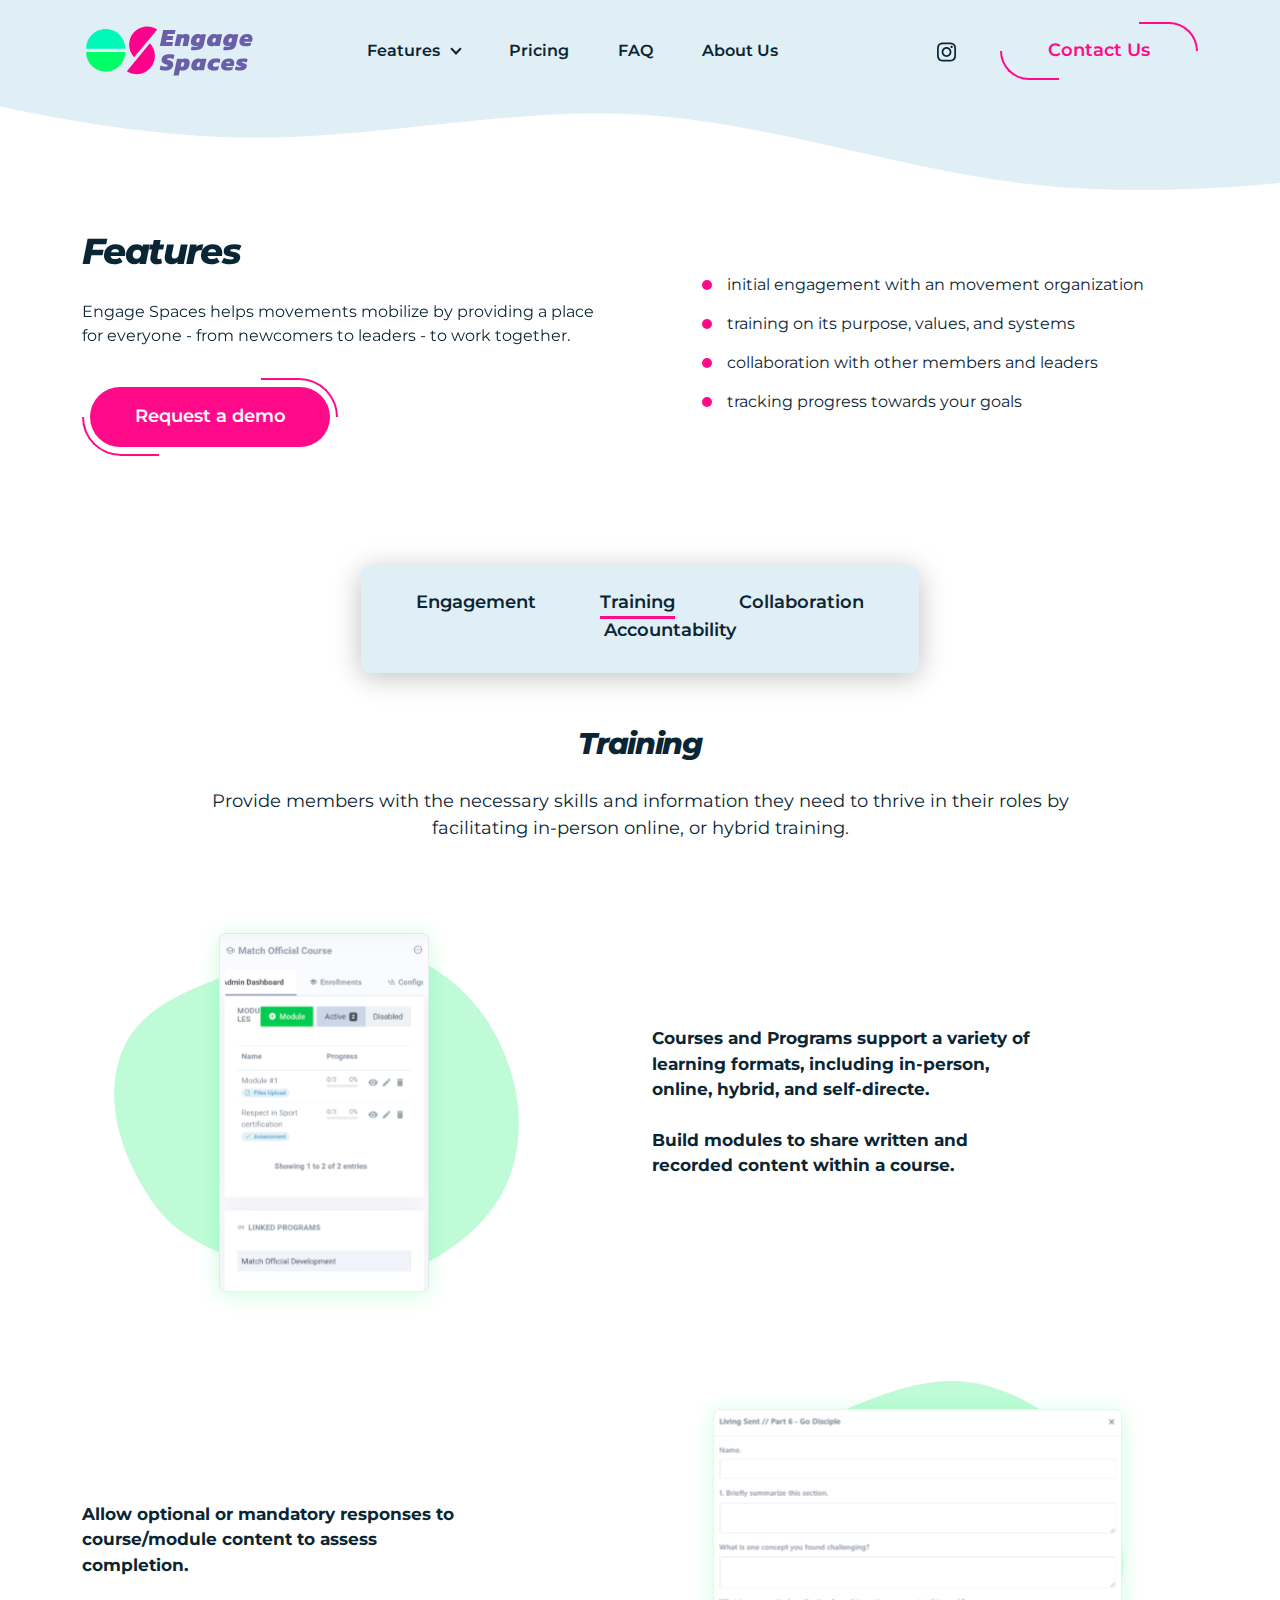
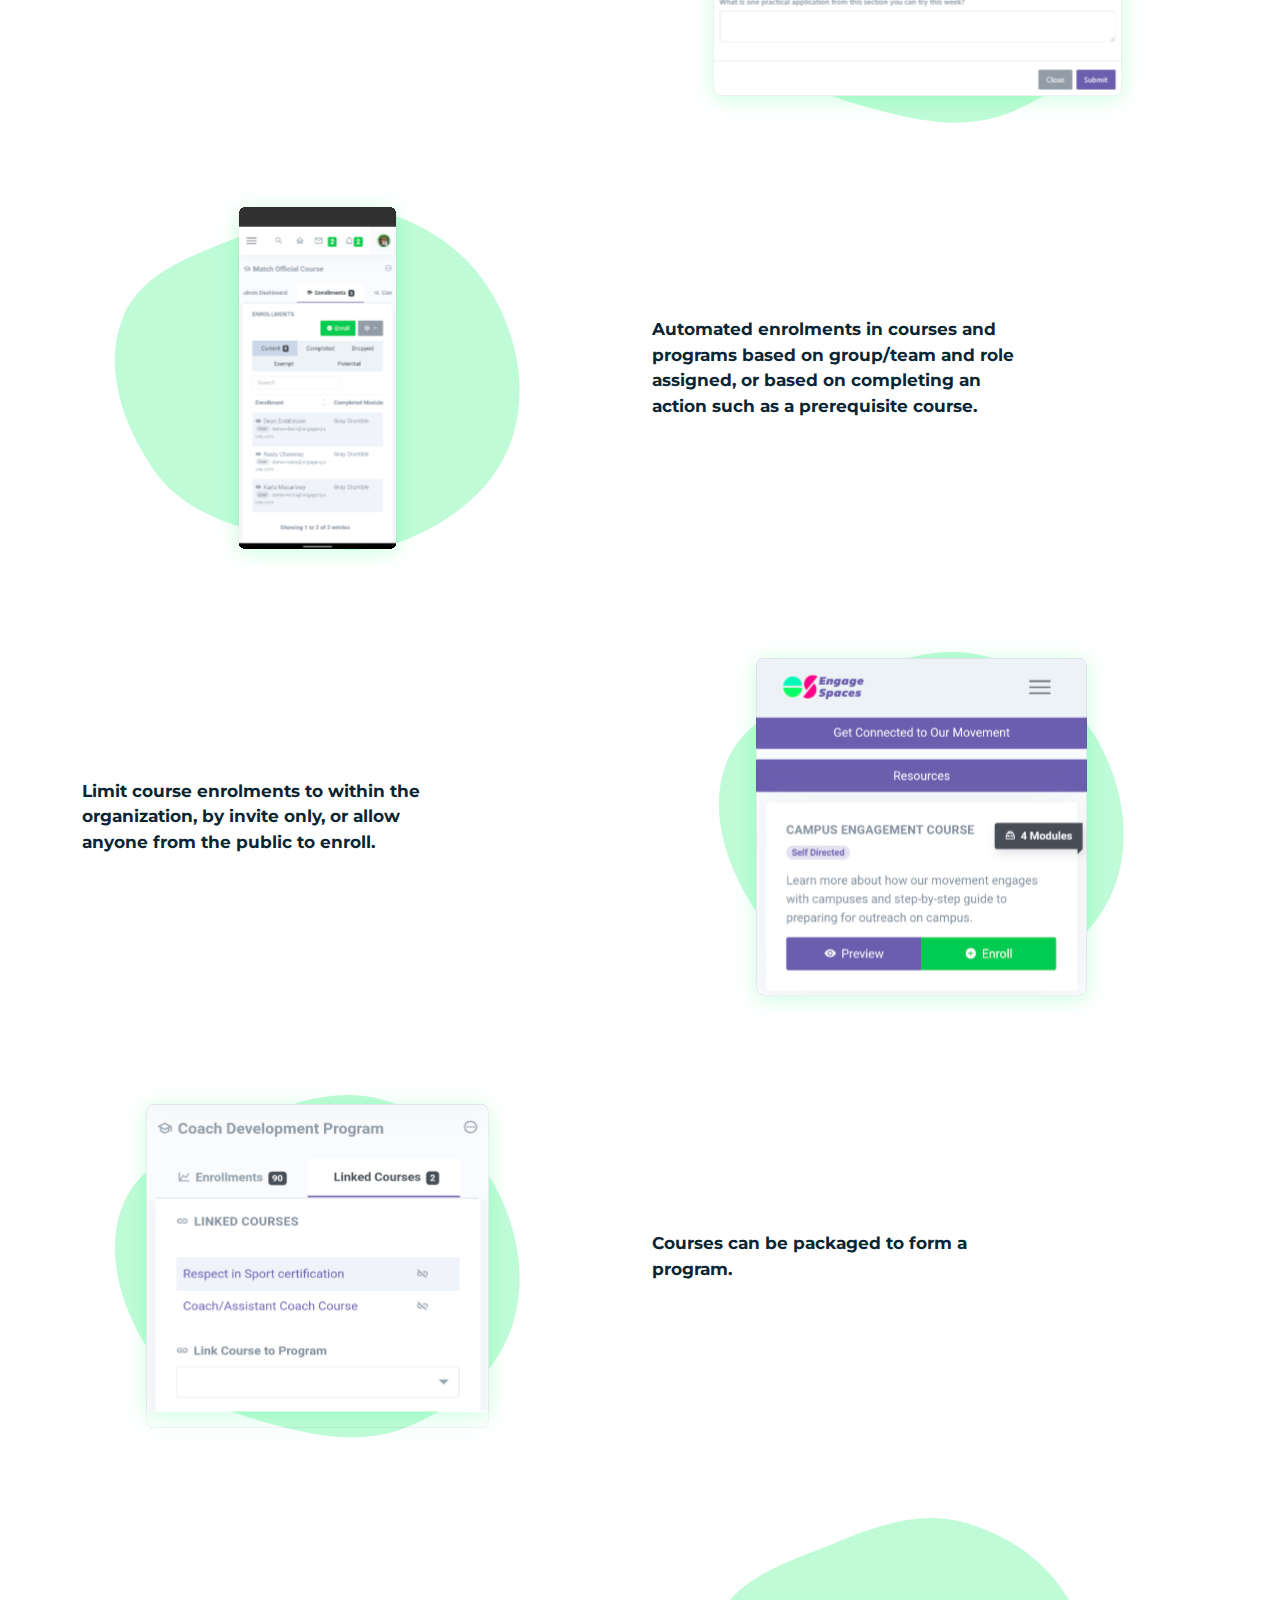
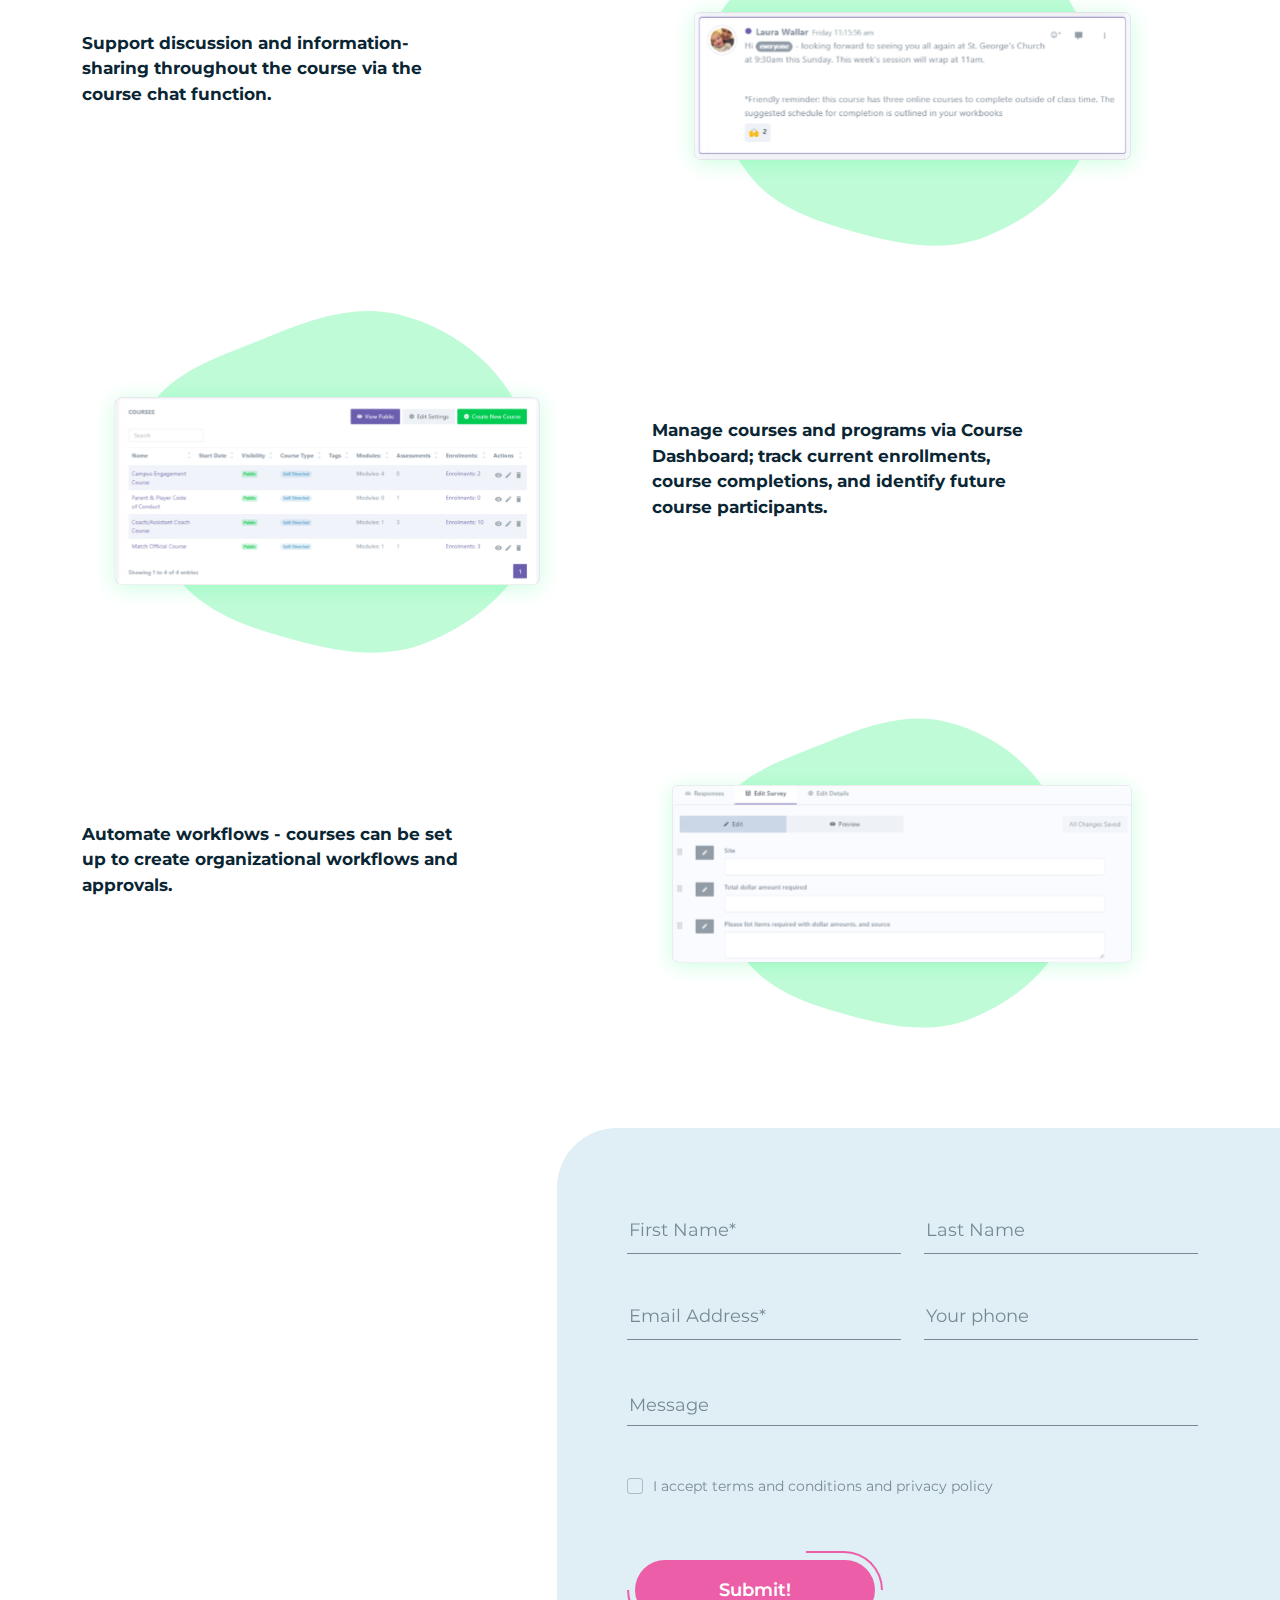
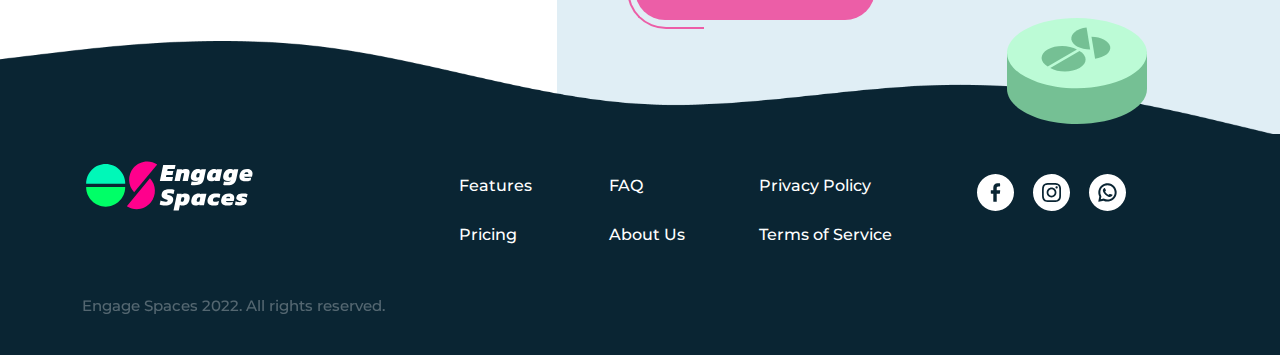
<file: training.html>
<!DOCTYPE html>
<html lang="en">

<head>
    <meta charset="UTF-8">
    <meta http-equiv="X-UA-Compatible" content="IE=edge">
    <meta name="viewport" content="width=device-width, initial-scale=1.0">
    <title>Engage Spaces</title>
    <link rel="icon" type="image/x-icon" href="/img/favicon.png">
    <link rel="stylesheet" href="css/lib/bootstrap.min.css">
    <link rel="stylesheet" href="css/lib/aos.css">
    <link rel="stylesheet" href="css/style.css">
</head>

<body>
    <div class="pagewrapper">
        <header class="header">
            <div class="container">
                <div class="row align-items-center">
                    <div class="col-lg-3 col-8">
                        <div class="header__logo">
                            <a href="index.html">
                                <img src="img/svg/logo.svg" alt="logo">
                            </a>
                        </div>
                    </div>
                    <div class="col-xl-6 col-lg-5 col-4">
                        <nav class="header__menu">
                            <ul>
                                <li class="submenu">
                                    <a href="#">Features</a>
                                    <ul>
                                        <li>
                                            <a href="engagement.html#Engagement">
                                                Engagement
                                            </a>
                                        </li>
                                        <li>
                                            <a href="training.html#Training">
                                                Training
                                            </a>
                                        </li>
                                        <li>
                                            <a href="collaboration.html#Collaboration">
                                                Collaboration
                                            </a>
                                        </li>
                                        <li>
                                            <a href="accountability.html#Accountability">
                                                Accountability
                                            </a>
                                        </li>
                                    </ul>
                                </li>
                                <li>
                                    <a href="index.html#pricing">Pricing</a>
                                </li>
                                <li>
                                    <a href="faq.html">FAQ</a>
                                </li>
                                <li>
                                    <a href="about.html">About Us</a>
                                </li>
                            </ul>
                        </nav>
                        <div class="burger-btn">
                            <span></span>
                            <span></span>
                            <span></span>
                        </div>
                        <nav class="mobile__menu">
                            <div class="container">
                                <div class="mobile__menu-inner">
                                    <ul>
                                        <li class="mobile__submenu">
                                            <a href="#">Features</a>
                                            <ul>
                                                <li>
                                                    <a href="engagement.html#Engagement">
                                                        Engagement
                                                    </a>
                                                </li>
                                                <li>
                                                    <a href="training.html#Training">
                                                        Training
                                                    </a>
                                                </li>
                                                <li>
                                                    <a href="collaboration.html#Collaboration">
                                                        Collaboration
                                                    </a>
                                                </li>
                                                <li>
                                                    <a href="accountability.html#Accountability">
                                                        Accountability
                                                    </a>
                                                </li>
                                            </ul>
                                        </li>
                                        <li class="mobile__link">
                                            <a href="index.html#pricing">Pricing</a>
                                        </li>
                                        <li>
                                            <a href="faq.html">FAQ</a>
                                        </li>
                                        <li>
                                            <a href="about.html">About Us</a>
                                        </li>
                                    </ul>
                                    <div class="header__social--mobile">
                                        <a href="instagram.com">
                                            <svg width="19" height="20" viewBox="0 0 19 20" fill="none"
                                                xmlns="http://www.w3.org/2000/svg">
                                                <g clip-path="url(#clip0_165_557)">
                                                    <path
                                                        d="M18.9815 6.08605C18.9369 5.07651 18.7737 4.38246 18.5398 3.78105C18.2986 3.14267 17.9274 2.57114 17.4411 2.09601C16.966 1.6135 16.3907 1.23856 15.7597 1.00107C15.1548 0.767211 14.4644 0.603956 13.4549 0.559445C12.4378 0.511164 12.1149 0.5 9.53529 0.5C6.95569 0.5 6.6328 0.511164 5.61949 0.555675C4.60995 0.600186 3.9159 0.763586 3.31464 0.997305C2.67612 1.23856 2.10458 1.60973 1.62946 2.09601C1.14694 2.57114 0.772154 3.14644 0.534521 3.77743C0.300658 4.38246 0.137403 5.07274 0.0928918 6.08228C0.0446112 7.09936 0.0334473 7.42225 0.0334473 10.0019C0.0334473 12.5815 0.0446112 12.9043 0.0891221 13.9177C0.133633 14.9272 0.297033 15.6213 0.530896 16.2227C0.772154 16.861 1.14694 17.4326 1.62946 17.9077C2.10458 18.3902 2.67989 18.7651 3.31087 19.0026C3.9159 19.2365 4.60618 19.3998 5.61587 19.4443C6.62903 19.4889 6.95206 19.4999 9.53167 19.4999C12.1113 19.4999 12.4342 19.4889 13.4475 19.4443C14.457 19.3998 15.1511 19.2365 15.7523 19.0026C17.0292 18.509 18.0388 17.4994 18.5324 16.2227C18.7662 15.6176 18.9296 14.9272 18.9741 13.9177C19.0186 12.9043 19.0297 12.5815 19.0297 10.0019C19.0297 7.42225 19.026 7.09936 18.9815 6.08605ZM17.2705 13.8434C17.2296 14.7713 17.0737 15.2724 16.9438 15.6065C16.6246 16.4342 15.9676 17.0911 15.1399 17.4104C14.8058 17.5403 14.3011 17.6962 13.3769 17.7369C12.3747 17.7816 12.0742 17.7926 9.53906 17.7926C7.00397 17.7926 6.69964 17.7816 5.70112 17.7369C4.7732 17.6962 4.27213 17.5403 3.93808 17.4104C3.52618 17.2582 3.15124 17.0169 2.84691 16.7014C2.53142 16.3933 2.29016 16.0221 2.13793 15.6102C2.00802 15.2762 1.85216 14.7713 1.81142 13.8472C1.76676 12.845 1.75574 12.5443 1.75574 10.0093C1.75574 7.47416 1.76676 7.16983 1.81142 6.17145C1.85216 5.24353 2.00802 4.74246 2.13793 4.40841C2.29016 3.99636 2.53142 3.62157 2.85068 3.31709C3.15863 3.0016 3.5298 2.76034 3.94185 2.60825C4.2759 2.47835 4.78074 2.32248 5.70489 2.2816C6.70704 2.23709 7.00774 2.22592 9.54269 2.22592C12.0815 2.22592 12.3821 2.23709 13.3806 2.2816C14.3085 2.32248 14.8096 2.47835 15.1437 2.60825C15.5556 2.76034 15.9305 3.0016 16.2348 3.31709C16.5503 3.62519 16.7916 3.99636 16.9438 4.40841C17.0737 4.74246 17.2296 5.24716 17.2705 6.17145C17.315 7.1736 17.3261 7.47416 17.3261 10.0093C17.3261 12.5443 17.315 12.8413 17.2705 13.8434Z"
                                                        fill="#0A2533" />
                                                    <path
                                                        d="M9.53513 5.12109C6.84055 5.12109 4.6543 7.30721 4.6543 10.0019C4.6543 12.6967 6.84055 14.8828 9.53513 14.8828C12.2299 14.8828 14.416 12.6967 14.416 10.0019C14.416 7.30721 12.2299 5.12109 9.53513 5.12109ZM9.53513 13.168C7.78703 13.168 6.36906 11.7502 6.36906 10.0019C6.36906 8.25368 7.78703 6.83585 9.53513 6.83585C11.2834 6.83585 12.7012 8.25368 12.7012 10.0019C12.7012 11.7502 11.2834 13.168 9.53513 13.168Z"
                                                        fill="#0A2533" />
                                                    <path
                                                        d="M15.749 4.92803C15.749 5.55727 15.2388 6.06748 14.6094 6.06748C13.9802 6.06748 13.47 5.55727 13.47 4.92803C13.47 4.29864 13.9802 3.78857 14.6094 3.78857C15.2388 3.78857 15.749 4.29864 15.749 4.92803Z"
                                                        fill="#0A2533" />
                                                </g>
                                                <defs>
                                                    <clipPath id="clip0_165_557">
                                                        <rect width="19" height="19" fill="white"
                                                            transform="translate(0 0.5)" />
                                                    </clipPath>
                                                </defs>
                                            </svg>
                                        </a>
                                    </div>
                                    <div class="header__button--mobile pinkbtn">
                                        <a href="contact.html">Contact Us</a>
                                    </div>
                                </div>
                            </div>
                        </nav>
                    </div>
                    <div class="col-xl-3 col-lg-4">
                        <div class="header__right">
                            <div class="header__social">
                                <a href="instagram.com">
                                    <svg width="19" height="20" viewBox="0 0 19 20" fill="none"
                                        xmlns="http://www.w3.org/2000/svg">
                                        <g clip-path="url(#clip0_165_557)">
                                            <path
                                                d="M18.9815 6.08605C18.9369 5.07651 18.7737 4.38246 18.5398 3.78105C18.2986 3.14267 17.9274 2.57114 17.4411 2.09601C16.966 1.6135 16.3907 1.23856 15.7597 1.00107C15.1548 0.767211 14.4644 0.603956 13.4549 0.559445C12.4378 0.511164 12.1149 0.5 9.53529 0.5C6.95569 0.5 6.6328 0.511164 5.61949 0.555675C4.60995 0.600186 3.9159 0.763586 3.31464 0.997305C2.67612 1.23856 2.10458 1.60973 1.62946 2.09601C1.14694 2.57114 0.772154 3.14644 0.534521 3.77743C0.300658 4.38246 0.137403 5.07274 0.0928918 6.08228C0.0446112 7.09936 0.0334473 7.42225 0.0334473 10.0019C0.0334473 12.5815 0.0446112 12.9043 0.0891221 13.9177C0.133633 14.9272 0.297033 15.6213 0.530896 16.2227C0.772154 16.861 1.14694 17.4326 1.62946 17.9077C2.10458 18.3902 2.67989 18.7651 3.31087 19.0026C3.9159 19.2365 4.60618 19.3998 5.61587 19.4443C6.62903 19.4889 6.95206 19.4999 9.53167 19.4999C12.1113 19.4999 12.4342 19.4889 13.4475 19.4443C14.457 19.3998 15.1511 19.2365 15.7523 19.0026C17.0292 18.509 18.0388 17.4994 18.5324 16.2227C18.7662 15.6176 18.9296 14.9272 18.9741 13.9177C19.0186 12.9043 19.0297 12.5815 19.0297 10.0019C19.0297 7.42225 19.026 7.09936 18.9815 6.08605ZM17.2705 13.8434C17.2296 14.7713 17.0737 15.2724 16.9438 15.6065C16.6246 16.4342 15.9676 17.0911 15.1399 17.4104C14.8058 17.5403 14.3011 17.6962 13.3769 17.7369C12.3747 17.7816 12.0742 17.7926 9.53906 17.7926C7.00397 17.7926 6.69964 17.7816 5.70112 17.7369C4.7732 17.6962 4.27213 17.5403 3.93808 17.4104C3.52618 17.2582 3.15124 17.0169 2.84691 16.7014C2.53142 16.3933 2.29016 16.0221 2.13793 15.6102C2.00802 15.2762 1.85216 14.7713 1.81142 13.8472C1.76676 12.845 1.75574 12.5443 1.75574 10.0093C1.75574 7.47416 1.76676 7.16983 1.81142 6.17145C1.85216 5.24353 2.00802 4.74246 2.13793 4.40841C2.29016 3.99636 2.53142 3.62157 2.85068 3.31709C3.15863 3.0016 3.5298 2.76034 3.94185 2.60825C4.2759 2.47835 4.78074 2.32248 5.70489 2.2816C6.70704 2.23709 7.00774 2.22592 9.54269 2.22592C12.0815 2.22592 12.3821 2.23709 13.3806 2.2816C14.3085 2.32248 14.8096 2.47835 15.1437 2.60825C15.5556 2.76034 15.9305 3.0016 16.2348 3.31709C16.5503 3.62519 16.7916 3.99636 16.9438 4.40841C17.0737 4.74246 17.2296 5.24716 17.2705 6.17145C17.315 7.1736 17.3261 7.47416 17.3261 10.0093C17.3261 12.5443 17.315 12.8413 17.2705 13.8434Z"
                                                fill="#0A2533" />
                                            <path
                                                d="M9.53513 5.12109C6.84055 5.12109 4.6543 7.30721 4.6543 10.0019C4.6543 12.6967 6.84055 14.8828 9.53513 14.8828C12.2299 14.8828 14.416 12.6967 14.416 10.0019C14.416 7.30721 12.2299 5.12109 9.53513 5.12109ZM9.53513 13.168C7.78703 13.168 6.36906 11.7502 6.36906 10.0019C6.36906 8.25368 7.78703 6.83585 9.53513 6.83585C11.2834 6.83585 12.7012 8.25368 12.7012 10.0019C12.7012 11.7502 11.2834 13.168 9.53513 13.168Z"
                                                fill="#0A2533" />
                                            <path
                                                d="M15.749 4.92803C15.749 5.55727 15.2388 6.06748 14.6094 6.06748C13.9802 6.06748 13.47 5.55727 13.47 4.92803C13.47 4.29864 13.9802 3.78857 14.6094 3.78857C15.2388 3.78857 15.749 4.29864 15.749 4.92803Z"
                                                fill="#0A2533" />
                                        </g>
                                        <defs>
                                            <clipPath id="clip0_165_557">
                                                <rect width="19" height="19" fill="white"
                                                    transform="translate(0 0.5)" />
                                            </clipPath>
                                        </defs>
                                    </svg>
                                </a>
                            </div>
                            <div class="header__button">
                                <a href="contact.html">Contact Us</a>
                            </div>
                        </div>
                    </div>
                </div>
            </div>
            <img src="img/header_frame.png" alt="" class="header__frame">
        </header>

        <main class="main">

            <section class="featureswelcomescreen">
                <div class="container">
                    <div class="row align-items-center justify-content-center">
                        <div class="col-xxl-5 col-lg-6">
                            <div class="featureswelcomescreen__left">
                                <h1 class="featureswelcomescreen__title" data-aos="fade-down">
                                    Features
                                </h1>
                                <div class="featureswelcomescreen__text" data-aos="fade-down"
                                data-aos-delay="300">
                                    <p>
                                        Engage Spaces helps movements mobilize by providing a place for everyone - from newcomers to leaders - to work together. 
                                    </p>
                                </div>
                                <div class="featureswelcomescreen__btn pinkbtn" data-aos="fade-down"
                                data-aos-delay="700">
                                    <a href="#">
                                        Request a demo
                                    </a>
                                </div>
                            </div>
                        </div>
                        <div class="col-xxl-5 col-lg-6">
                            <div class="featureswelcomescreen__right">
                                <ul>
                                    <li>
                                        initial engagement with an movement organization
                                    </li>
                                    <li>
                                        training on its purpose, values, and systems
                                    </li>
                                    <li>
                                        collaboration with other members and leaders
                                    </li>
                                    <li>
                                        tracking progress towards your goals 
                                    </li>
                                </ul>

                            </div>
                        </div>
                    </div>
                </div>
            </section>
            
            <section class="featurescontent">
                <div class="container">

                    <div class="featurescontent__top">
                        <div class="featurescontent__box">
                            <ul>
                                <li>
                                    <a href="engagement.html#Engagement">
                                        Engagement
                                    </a>
                                </li>
                                <li>
                                    <a href="training.html#Training" class="active">
                                        Training
                                    </a>
                                </li>
                                <li>
                                    <a href="collaboration.html#Collaboration">
                                        Collaboration
                                    </a>
                                </li>
                                <li>
                                    <a href="accountability.html#Accountability">
                                        Accountability
                                    </a>
                                </li>
                            </ul>
                        </div>
                        <h2 class="featurescontent__title" id="Training">
                            Training
                        </h2>
                        <div class="featurescontent__text">
                            Provide members with the necessary skills and information they need to thrive in their roles by facilitating in-person online, or hybrid training.
                        </div>
                    </div>

                    <div class="featurescontent__inner">

                        <div class="featurescontent__field">
                            <div class="row align-items-center">
                                <div class="col-lg-6">
                                    <div class="featurescontent__field-img">
                                        <img src="img/svg/training_img1.svg" alt="image">
                                    </div>
                                </div>
                                <div class="col-xxl-5 col-lg-6">
                                    <div class="featurescontent__field-text">
                                        <h3>
                                            Courses and Programs support a variety of learning formats, including in-person, online, hybrid, and self-directe.
                                            
                                        </h3>
                                       <h3>
                                        Build modules to share written and recorded content within a course.
                                       </h3>
                                    </div>
                                </div>
                            </div>
                        </div>

                        <div class="featurescontent__field">
                            <div class="row align-items-center">
                                <div class="col-lg-6">
                                    <div class="featurescontent__field-img">
                                        <img src="img/svg/training_img2.svg" alt="image">
                                    </div>
                                </div>
                                <div class="col-xxl-5 col-lg-6">
                                    <div class="featurescontent__field-text">
                                        <h3>
                                            Allow optional or mandatory responses to course/module content to assess completion.
                                        </h3>
                                    </div>
                                </div>
                            </div>
                        </div>

                        <div class="featurescontent__field">
                            <div class="row align-items-center">
                                <div class="col-lg-6">
                                    <div class="featurescontent__field-img">
                                        <img src="img/svg/training_img3.svg" alt="image">
                                    </div>
                                </div>
                                <div class="col-xxl-5 col-lg-6">
                                    <div class="featurescontent__field-text">
                                        <h3>
                                            Automated enrolments in courses and programs based on group/team and role assigned, or based on completing an action such as a prerequisite course.
                                        </h3>
                                    </div>
                                </div>
                            </div>
                        </div>

                        <div class="featurescontent__field">
                            <div class="row align-items-center">
                                <div class="col-lg-6">
                                    <div class="featurescontent__field-img">
                                        <img src="img/svg/training_img4.svg" alt="image">
                                    </div>
                                </div>
                                <div class="col-xxl-5 col-lg-6">
                                    <div class="featurescontent__field-text">
                                        <h3>
                                            Limit course enrolments to within the organization, by invite only, or allow anyone from the public to enroll.
                                        </h3>
                                    </div>
                                </div>
                            </div>
                        </div>

                        <div class="featurescontent__field">
                            <div class="row align-items-center">
                                <div class="col-lg-6">
                                    <div class="featurescontent__field-img">
                                        <img src="img/svg/training_img5.svg" alt="image">
                                    </div>
                                </div>
                                <div class="col-xxl-5 col-lg-6">
                                    <div class="featurescontent__field-text">
                                        <h3>
                                            Courses can be packaged to form a program.
                                        </h3>
                                    </div>
                                </div>
                            </div>
                        </div>

                        <div class="featurescontent__field">
                            <div class="row align-items-center">
                                <div class="col-lg-6">
                                    <div class="featurescontent__field-img">
                                        <img src="img/svg/training_img6.svg" alt="image">
                                    </div>
                                </div>
                                <div class="col-xxl-5 col-lg-6">
                                    <div class="featurescontent__field-text">
                                        <h3>
                                            Support discussion and information-sharing throughout the course via the course chat function.
                                        </h3>
                                    </div>
                                </div>
                            </div>
                        </div>

                        <div class="featurescontent__field">
                            <div class="row align-items-center">
                                <div class="col-lg-6">
                                    <div class="featurescontent__field-img">
                                        <img src="img/svg/training_img7.svg" alt="image">
                                    </div>
                                </div>
                                <div class="col-xxl-5 col-lg-6">
                                    <div class="featurescontent__field-text">
                                        <h3>
                                            Manage courses and programs via Course Dashboard; track current enrollments, course completions, and identify future course participants.
                                        </h3>
                                    </div>
                                </div>
                            </div>
                        </div>

                        <div class="featurescontent__field">
                            <div class="row align-items-center">
                                <div class="col-lg-6">
                                    <div class="featurescontent__field-img">
                                        <img src="img/svg/training_img8.svg" alt="image">
                                    </div>
                                </div>
                                <div class="col-xxl-5 col-lg-6">
                                    <div class="featurescontent__field-text">
                                        <h3>
                                            Automate workflows - courses can be set up to create organizational workflows and approvals.
                                        </h3>
                                    </div>
                                </div>
                            </div>
                        </div>
                   
                    </div>


                </div>
            </section>



            <section class="contact">
                <div class="container">
                    <div class="row">
                        <div class="col-lg-5">
                            <div class="contact__content">
                                <h2 class="contact__title" data-aos="fade-down">
                                    Let’s Talk!
                                </h2>
                                <div class="contact__subtitle" data-aos="fade-down"
                                data-aos-delay="300">
                                    We’re always here to help you out with any questions or issues you have about Engage
                                    Spaces. Submit the form below and we’ll get back to you as soon as we can.
                                </div>
                            </div>
                        </div>
                        <div class="col-lg-7">
                            <div class="contact__form">
                                <form>
                                    <input type="text" placeholder="First Name*" required>
                                    <input type="text" placeholder="Last Name">
                                    <input type="text" placeholder="Email Address*" required>
                                    <input type="tel" class="phoneinp" placeholder="Your phone">
                                    <textarea placeholder="Message"></textarea>
                                    <div class="checkfield">
                                        <input id="check" type="checkbox">
                                        <label for="check">I accept terms and conditions and privacy policy</label>
                                    </div>
                                    <button class="pinkbtn formbtn" disabled="">
                                        <span>
                                            Submit!
                                        </span>
                                    </button>

                                </form>
                                <img src="img/svg/contact_img.svg" alt="img" class="contact__form-img">
                            </div>
                        </div>
                    </div>
                </div>
            </section>

        </main>

        <footer class="footer">
            <img src="img/footer_frame.png" alt="img" class="footer__frame">
            <div class="container">
                <div class="row">
                    <div class="col-xxl-2 col-lg-3 col-md-4">
                        <div class="footer__logo">
                            <a href="index.html">
                                <img src="img/svg/footer__logo.svg" alt="logo">
                            </a>
                        </div>
                    </div>
                    <div class="col-lg-6 col-md-8">
                        <nav class="footer__menu">
                            <ul>
                                <li>
                                    <a href="engagement.html">Features</a>
                                </li>
                                <li>
                                    <a href="faq.html">FAQ</a>
                                </li>
                                <li>
                                    <a href="privacy.html">Privacy Policy</a>
                                </li>
                                <li>
                                    <a href="index.html#pricing">Pricing</a>
                                </li>
                                <li>
                                    <a href="about.html">About Us</a>
                                </li>
                                <li>
                                    <a href="terms.html">Terms of Service</a>
                                </li>
                            </ul>
                        </nav>
                    </div>
                    <div class="col-xxl-4 col-lg-3">
                        <div class="footer__social">
                            <a href="#">
                                <svg width="37" height="37" viewBox="0 0 37 37" fill="none"
                                    xmlns="http://www.w3.org/2000/svg">
                                    <path fill-rule="evenodd" clip-rule="evenodd"
                                        d="M37 18.5C37 28.7173 28.7173 37 18.5 37C8.28273 37 0 28.7173 0 18.5C0 8.28273 8.28273 0 18.5 0C28.7173 0 37 8.28273 37 18.5ZM22.8814 19.3252L23.1881 16.7498C23.1967 16.682 23.1908 16.6131 23.171 16.5477C23.1512 16.4822 23.1178 16.4217 23.073 16.37C23.0282 16.3184 22.973 16.2767 22.9111 16.2478C22.8491 16.2188 22.7818 16.2033 22.7134 16.2021H19.7169V14.0478C19.7169 13.0693 19.9749 12.4145 21.343 12.3926H22.6063C22.7354 12.3926 22.8593 12.3413 22.9506 12.25C23.0419 12.1587 23.0932 12.0348 23.0932 11.9057V9.73684C23.0932 9.60772 23.0419 9.48389 22.9506 9.39259C22.8593 9.30129 22.7354 9.25 22.6063 9.25H20.5445C18.0276 9.25 16.309 10.8225 16.309 13.7119V16.2094H14.2935C14.1644 16.2094 14.0405 16.2607 13.9492 16.352C13.8579 16.4433 13.8066 16.5671 13.8066 16.6962V19.2716C13.8066 19.4008 13.8579 19.5246 13.9492 19.6159C14.0405 19.7072 14.1644 19.7585 14.2935 19.7585H16.3212L16.3066 27.3995C16.3059 27.4449 16.3142 27.4899 16.331 27.5321C16.3478 27.5743 16.3727 27.6128 16.4044 27.6453C16.436 27.6779 16.4738 27.7039 16.5155 27.7218C16.5571 27.7398 16.602 27.7494 16.6474 27.75H19.3761C19.4674 27.7487 19.5544 27.7114 19.6183 27.6462C19.6821 27.581 19.7176 27.4932 19.7169 27.4019V19.7585H22.3945C22.5149 19.7592 22.6313 19.7153 22.7212 19.6353C22.8111 19.5553 22.8681 19.4448 22.8814 19.3252Z"
                                        fill="white" />
                                </svg>
                            </a>
                            <a href="#">
                                <svg width="37" height="37" viewBox="0 0 37 37" fill="none"
                                    xmlns="http://www.w3.org/2000/svg">
                                    <g clip-path="url(#clip0_165_506)">
                                        <path fill-rule="evenodd" clip-rule="evenodd"
                                            d="M37.0006 18.4998C37.0006 28.717 28.718 36.9997 18.5008 36.9997C8.28364 36.9997 0.000976562 28.717 0.000976562 18.4998C0.000976562 8.28266 8.28364 0 18.5008 0C28.718 0 37.0006 8.28266 37.0006 18.4998ZM27.5398 12.2811C27.7737 12.8825 27.9369 13.5765 27.9815 14.5861C28.026 15.5994 28.0297 15.9223 28.0297 18.5019C28.0297 21.0815 28.0186 21.4043 27.9741 22.4177C27.9295 23.4272 27.7661 24.1176 27.5324 24.7227C27.0387 25.9994 26.0292 27.009 24.7523 27.5026C24.151 27.7365 23.457 27.8998 22.4475 27.9443C21.4341 27.9889 21.1113 27.9999 18.5317 27.9999C15.9521 27.9999 15.629 27.9889 14.6159 27.9443C13.6062 27.8998 12.9159 27.7365 12.3109 27.5026C11.6799 27.2652 11.1046 26.8902 10.6295 26.4077C10.1469 25.9326 9.77215 25.361 9.53089 24.7227C9.29702 24.1213 9.13363 23.4272 9.08911 22.4177C9.0446 21.4043 9.03344 21.0815 9.03344 18.5019C9.03344 15.9223 9.0446 15.5994 9.09288 14.5823C9.13739 13.5727 9.30065 12.8825 9.53451 12.2774C9.77215 11.6464 10.1469 11.0711 10.6295 10.596C11.1046 10.1097 11.6761 9.73856 12.3146 9.49731C12.9159 9.26359 13.6099 9.10019 14.6195 9.05568C15.6328 9.01116 15.9557 9 18.5353 9C21.1149 9 21.4378 9.01116 22.4549 9.05945C23.4644 9.10396 24.1548 9.26721 24.7597 9.50107C25.3907 9.73856 25.966 10.1135 26.4411 10.596C26.9274 11.0711 27.2986 11.6427 27.5398 12.2811ZM25.9438 24.1065C26.0737 23.7724 26.2296 23.2713 26.2705 22.3434C26.315 21.3413 26.3261 21.0443 26.3261 18.5093C26.3261 15.9742 26.315 15.6736 26.2705 14.6714C26.2296 13.7472 26.0737 13.2425 25.9438 12.9084C25.7916 12.4964 25.5503 12.1252 25.2348 11.8171C24.9305 11.5016 24.5556 11.2603 24.1437 11.1083C23.8096 10.9783 23.3085 10.8225 22.3806 10.7816C21.3821 10.7371 21.0815 10.7259 18.5427 10.7259C16.0077 10.7259 15.707 10.7371 14.7049 10.7816C13.7807 10.8225 13.2759 10.9783 12.9418 11.1083C12.5298 11.2603 12.1586 11.5016 11.8507 11.8171C11.5314 12.1216 11.2902 12.4964 11.1379 12.9084C11.008 13.2425 10.8522 13.7435 10.8114 14.6714C10.7668 15.6698 10.7557 15.9742 10.7557 18.5093C10.7557 21.0443 10.7668 21.345 10.8114 22.3472C10.8522 23.2713 11.008 23.7762 11.1379 24.1102C11.2902 24.5221 11.5314 24.8933 11.8469 25.2014C12.1512 25.5169 12.5262 25.7582 12.9381 25.9104C13.2721 26.0403 13.7732 26.1962 14.7011 26.2369C15.6996 26.2816 16.004 26.2926 18.5391 26.2926C21.0741 26.2926 21.3747 26.2816 22.3768 26.2369C23.3011 26.1962 23.8058 26.0403 24.1399 25.9104C24.9676 25.5911 25.6245 24.9342 25.9438 24.1065ZM18.5352 13.621C15.8406 13.621 13.6543 15.8071 13.6543 18.5018C13.6543 21.1966 15.8406 23.3827 18.5352 23.3827C21.2299 23.3827 23.416 21.1966 23.416 18.5018C23.416 15.8071 21.2299 13.621 18.5352 13.621ZM18.5352 21.6679C16.7871 21.6679 15.3691 20.2501 15.3691 18.5018C15.3691 16.7536 16.7871 15.3358 18.5352 15.3358C20.2834 15.3358 21.7013 16.7536 21.7013 18.5018C21.7013 20.2501 20.2834 21.6679 18.5352 21.6679ZM23.6094 14.5675C24.2388 14.5675 24.749 14.0573 24.749 13.428C24.749 12.7986 24.2388 12.2886 23.6094 12.2886C22.9802 12.2886 22.47 12.7986 22.47 13.428C22.47 14.0573 22.9802 14.5675 23.6094 14.5675Z"
                                            fill="white" />
                                    </g>
                                    <defs>
                                        <clipPath id="clip0_165_506">
                                            <rect width="37" height="37" fill="white" />
                                        </clipPath>
                                    </defs>
                                </svg>
                            </a>
                            <a href="#">
                                <svg width="37" height="37" viewBox="0 0 37 37" fill="none"
                                    xmlns="http://www.w3.org/2000/svg">
                                    <path fill-rule="evenodd" clip-rule="evenodd"
                                        d="M18.5 37C28.7173 37 37 28.7173 37 18.5C37 8.28273 28.7173 0 18.5 0C8.28273 0 0 8.28273 0 18.5C0 28.7173 8.28273 37 18.5 37ZM25.026 11.974C23.4866 10.4172 21.4413 9.462 19.2593 9.28095C17.0774 9.09991 14.9026 9.70493 13.1276 10.9868C11.3527 12.2686 10.0945 14.1429 9.58022 16.2711C9.06597 18.3992 9.32956 20.6412 10.3234 22.5921L9.34969 27.3193C9.33927 27.3665 9.33886 27.4154 9.34851 27.4628C9.35815 27.5102 9.37763 27.555 9.40568 27.5944C9.44585 27.654 9.50328 27.6999 9.57027 27.726C9.63726 27.7521 9.71062 27.7572 9.78055 27.7404L14.4055 26.6426C16.3511 27.6104 18.5769 27.8564 20.6868 27.3368C22.7968 26.8173 24.6539 25.5659 25.9276 23.8054C27.2014 22.045 27.8091 19.8896 27.6427 17.7231C27.4763 15.5565 26.5464 13.5193 25.0187 11.974H25.026ZM23.5782 23.5068C22.5138 24.5685 21.1435 25.2702 19.6599 25.5133C18.1753 25.7565 16.6519 25.5283 15.3038 24.8608L14.6563 24.5394L11.8155 25.2113V25.1748L12.4144 22.3097L12.0979 21.6865C11.4086 20.3347 11.1652 18.7993 11.4027 17.3006C11.6401 15.8019 12.3463 14.417 13.4197 13.3445C14.7675 11.9981 16.5947 11.2418 18.4999 11.2418C20.405 11.2418 22.2322 11.9981 23.5801 13.3445L23.6117 13.3883C24.942 14.739 25.6847 16.5607 25.6778 18.4566C25.671 20.351 24.9164 22.166 23.5782 23.5068ZM21.7399 22.8063C22.4287 22.6384 22.9813 21.969 23.3294 21.4213C23.3869 21.3338 23.423 21.234 23.4347 21.13C23.4465 21.0259 23.4336 20.9206 23.3971 20.8225C23.3606 20.7244 23.3015 20.6362 23.2246 20.5652C23.1478 20.4941 23.0552 20.4422 22.9545 20.4135L21.1776 19.9048C21.0605 19.8713 20.9365 19.8708 20.8192 19.9035C20.7019 19.9361 20.5959 20.0006 20.513 20.0898L20.0773 20.5328C19.988 20.6246 19.8734 20.6877 19.7482 20.7141C19.6229 20.7406 19.4926 20.7291 19.3738 20.6813C18.7231 20.3449 18.1246 19.9161 17.5968 19.4082C17.1063 18.9933 16.6747 18.5134 16.314 17.9817C16.2502 17.8705 16.221 17.7428 16.2301 17.6149C16.2392 17.487 16.2862 17.3647 16.3651 17.2636L16.7449 16.7768C16.8179 16.6826 16.864 16.5704 16.8781 16.452C16.8923 16.3337 16.874 16.2137 16.8252 16.105L16.0779 14.4156C16.0369 14.3208 15.9743 14.2369 15.8951 14.1707C15.8159 14.1044 15.7223 14.0575 15.6218 14.0339C15.5213 14.0102 15.4166 14.0104 15.3162 14.0344C15.2157 14.0585 15.1223 14.1056 15.0434 14.1722C14.5468 14.5909 13.9577 15.2286 13.8871 15.937C13.7678 17.1809 14.3034 18.7509 16.3213 20.635L16.3505 20.6618C18.6703 22.8063 20.5228 23.0984 21.7399 22.8063Z"
                                        fill="white" />
                                </svg>

                            </a>
                        </div>
                    </div>
                </div>
                <div class="footer__copy">
                    Engage Spaces 2022. All rights reserved.
                </div>
            </div>
        </footer>

        <div class="btnup">
            <img src="img/svg/btnup_arrow.svg" alt="btn">
        </div>
    </div>


    <script src="js/lib/jquery.js"></script>
    <script src="js/lib/bootstrap.min.js"></script>
    <script src="js/lib/jquery.inputmask.js"></script>
    <script src="js/lib/aos.js"></script>
    <script src="js/main.js"></script>


</body>

</html>
</file>
<file: css/style.css>
@import url("https://fonts.googleapis.com/css2?family=Montserrat:ital,wght@0,400;0,500;0,600;0,700;1,800&display=swap");html{-webkit-box-sizing:border-box;box-sizing:border-box}*,:after,:before{-webkit-box-sizing:inherit;box-sizing:inherit}body,html{height:100%}a{text-decoration:none;color:inherit;cursor:pointer}a:focus,a:hover{color:inherit;text-decoration:none}button:focus,input:focus{outline:transparent}li,ul{margin:0;padding:0;list-style:none}h1,h2,h3,h4,h5,h6,li,ol,p,ul{margin:0;padding:0}img{width:100%;background-size:cover;background-position:center}body{position:relative;overflow-x:hidden;min-width:320px;max-width:100vw;cursor:default;font-family:"Montserrat",sans-serif;font-weight:400}body.hidden{overflow:hidden}.main{-webkit-box-flex:1;-ms-flex:1 1 auto;flex:1 1 auto}.pagewrapper{min-height:100%;display:-webkit-box;display:-ms-flexbox;display:flex;-webkit-box-orient:vertical;-webkit-box-direction:normal;-ms-flex-direction:column;flex-direction:column;overflow:hidden}.pinkbtn{width:256px;height:78px;display:-webkit-box;display:-ms-flexbox;display:flex;-webkit-box-align:center;-ms-flex-align:center;align-items:center;-webkit-box-pack:center;-ms-flex-pack:center;justify-content:center;position:relative}.pinkbtn a{font-weight:600;font-size:18px;line-height:120%;position:relative;z-index:10}.pinkbtn:after,.pinkbtn:before{content:"";position:absolute;width:30%;height:50%;-webkit-transition:0.2s;transition:0.2s;background-color:transparent}.pinkbtn:before{border-left:2px solid #FF0B8A;border-bottom:2px solid #FF0B8A;border-right:none;border-top:none;bottom:0;left:0;border-radius:0 0 0 100px}.pinkbtn:after{border-left:none;border-bottom:none;border-right:2px solid #FF0B8A;border-top:2px solid #FF0B8A;top:0;right:0;border-radius:0 100px 0 0}.pinkbtn:hover:after,.pinkbtn:hover:before{width:100%;height:100%;border-radius:100px}@media (max-width:767.8px){.pinkbtn:hover:after,.pinkbtn:hover:before{width:30%;height:50%}.pinkbtn:hover:before{border-radius:0 0 0 100px}.pinkbtn:hover:after{border-radius:0 100px 0 0}}.pinkbtn a,.pinkbtn span{display:-webkit-box;display:-ms-flexbox;display:flex;-webkit-box-align:center;-ms-flex-align:center;align-items:center;-webkit-box-pack:center;-ms-flex-pack:center;justify-content:center;width:240px;height:60px;color:#FFFFFF;background:#FF0B8A;border-radius:30px;-webkit-transition:0.3s;transition:0.3s}.pinkbtn:disabled:hover:after{width:30%;height:50%;border-radius:0 100px 0 0;border-color:#ec5ea7}.pinkbtn:disabled:hover:before{width:30%;height:50%;border-radius:0 0 0 100px;border-color:#ec5ea7}.pinkbtn:disabled span{background:#ec5ea7}.pinkbtn:disabled:after,.pinkbtn:disabled:before{border-color:#ec5ea7}.btnup{position:fixed;bottom:50px;right:80px;width:63px;height:63px;border:2px solid #FFFFFF;border-radius:7px;opacity:0.7;display:-webkit-box;display:-ms-flexbox;display:flex;-webkit-box-align:center;-ms-flex-align:center;align-items:center;-webkit-box-pack:center;-ms-flex-pack:center;justify-content:center;cursor:pointer;z-index:89}.btnup img{width:18px}@media (max-width:1400px){.btnup{width:55px;height:55px}}@media (max-width:991.8px){.btnup{width:45px;height:45px;right:50px;bottom:30px}}@media (max-width:767.8px){.btnup{width:35px;height:35px;right:25px;bottom:25px;border-radius:5px}.btnup img{width:15px}}@media (max-width:375px){.pinkbtn{width:100%}.pinkbtn a,.pinkbtn span{width:93%!important}}.welcomescreen{background:#E0EEF5;position:relative;padding-bottom:60px}.welcomescreen__inner{height:calc(100vh - 102px);min-height:750px;position:relative;display:-webkit-box;display:-ms-flexbox;display:flex;-webkit-box-align:center;-ms-flex-align:center;align-items:center}.welcomescreen__frame{position:absolute;left:0;bottom:-2px}.welcomescreen__subtitle{font-size:18px;line-height:120%;color:#FF0B8A;margin-bottom:27px;height:15px}.welcomescreen__title{margin-bottom:33px;font-style:italic;font-weight:800;font-size:48px;line-height:110%;letter-spacing:-0.045em;color:#0A2533}@media (max-width:1600px){.welcomescreen__title{font-size:36px}}@media (max-width:767.8px){.welcomescreen__title{font-size:32px}}@media (max-width:575.8px){.welcomescreen__title{font-size:28px}}.welcomescreen__title span{position:relative;display:inline-block}.welcomescreen__title span:after{content:"";position:absolute;top:-3px;background-image:url(../img/svg/line.svg);right:-76px;width:58px;height:37px;background-size:cover}.welcomescreen__text{margin-bottom:70px}.welcomescreen__text p{font-size:18px;max-width:450px;line-height:150%;color:#0A2533}.welcomescreen__text p+.welcomescreen__text p{padding-top:10px}.welcomescreen__btn-down{width:30px;bottom:0px;left:100px;-webkit-animation:2s ease-in-out infinite down;animation:2s ease-in-out infinite down;display:inline-block;position:absolute;z-index:50;width:30px;height:106px}.welcomescreen__btn-down:after{content:"";position:absolute;top:0;left:50%;-webkit-transform:translateX(-50%);transform:translateX(-50%);background:#00FF67;width:2px;height:100%}@-webkit-keyframes down{0%{-webkit-transform:translateY(0);transform:translateY(0);opacity:0}5%{opacity:1}to{-webkit-transform:translateY(40px);transform:translateY(40px);opacity:0}}@keyframes down{0%{-webkit-transform:translateY(0);transform:translateY(0);opacity:0}5%{opacity:1}to{-webkit-transform:translateY(40px);transform:translateY(40px);opacity:0}}.welcomescreen__img{width:942px;margin-left:-50px}.info{position:relative;padding:86px 0 135px}.info__title{max-width:914px;margin:0 auto;text-align:center;color:#0A2533;font-style:italic;font-weight:800;font-size:36px;line-height:120%;letter-spacing:-0.045em;color:#0A2533;margin-bottom:80px}@media (max-width:1400px){.info__title{font-size:30px}}@media (max-width:767.8px){.info__title{font-size:28px}}@media (max-width:375px){.info__title{font-size:24px}}.info__title span{color:#FF0B8A}.info__inner{display:-webkit-box;display:-ms-flexbox;display:flex;-webkit-box-pack:justify;-ms-flex-pack:justify;justify-content:space-between;-ms-flex-wrap:wrap;flex-wrap:wrap}.info__item{width:21%;position:relative;margin-bottom:10px}.info__item+.info__item:after{content:"";position:absolute;background-image:url(../img/svg/info_arrow.svg);width:12px;height:22px;background-size:cover;top:50%;-webkit-transform:translateY(-50%);transform:translateY(-50%);left:-66px}.info__item h2,.info__item h3,.info__item h4{font-style:italic;font-weight:800;font-size:24px;line-height:150%;margin-bottom:9px;color:#0A2533}.info__item p{font-size:15px;line-height:150%;color:#0A2533}.info__item p+p{padding-top:5px}.about{background:#E0EEF5;padding:180px 0;position:relative}.about__frame{position:absolute;top:-2px;left:0}.about__img{max-width:750px}.about__title{font-style:italic;font-weight:800;font-size:36px;line-height:120%;letter-spacing:-0.045em;color:#0A2533;margin-bottom:36px}@media (max-width:1400px){.about__title{font-size:30px}}@media (max-width:767.8px){.about__title{font-size:28px}}@media (max-width:375px){.about__title{font-size:24px}}.about__content{margin-bottom:52px;max-width:525px}.about__content p{font-size:18px;line-height:150%;color:#0A2533}.about__content p+p{padding-top:15px}.pricing{padding:160px 0 290px;position:relative;background:#0A2533}.pricing__frame{position:absolute;top:-1px;left:0}.pricing__left{padding-left:90px}.pricing__right{padding-left:35px}.pricing__title{color:#FFFFFF!important;font-style:italic;font-weight:800;font-size:36px;line-height:120%;letter-spacing:-0.045em;color:#0A2533;padding-left:90px;margin-bottom:43px}@media (max-width:1400px){.pricing__title{font-size:30px}}@media (max-width:767.8px){.pricing__title{font-size:28px}}@media (max-width:375px){.pricing__title{font-size:24px}}.pricing__content{position:relative;z-index:2}.pricing__content p{font-size:18px;line-height:150%;color:#FFFFFF}.pricing__content p+p{padding-top:43px}.pricing__subtitle{margin-bottom:93px;max-width:525px}.pricing__subtitle p{font-size:18px;line-height:150%;color:#FFFFFF}.pricing__subtitle p+p{padding-top:15px}.pricing__frame2{position:absolute;bottom:-3px;z-index:10;left:0}.pricing__posleft{position:absolute;bottom:130px;left:5%;width:179px}.pricing__posright{position:absolute;bottom:0px;right:3%;width:665px}.question{position:relative;padding:70px 0 140px}.question__img{padding-left:95px}.question__img img{max-width:310px}.question__content{padding-left:108px;padding-top:100px;max-width:729px}.question__title{color:#0A2533;margin-bottom:22px;font-style:italic;font-weight:800;font-size:36px;line-height:120%;letter-spacing:-0.045em;color:#0A2533;position:relative;display:inline-block}@media (max-width:1400px){.question__title{font-size:30px}}@media (max-width:767.8px){.question__title{font-size:28px}}@media (max-width:375px){.question__title{font-size:24px}}.question__title:after{content:"";position:absolute;width:57px;height:35px;bottom:-13px;right:-67px;background-image:url(../img/svg/question_line.svg);background-size:cover}.question__subtitle{font-size:18px;line-height:150%;color:#0A2533;margin-bottom:67px}.question__acordeon{width:100%}.question__acordeon-field{border-bottom:1px solid #9BB3BE;padding:28px 0}.question__acordeon-header{cursor:pointer;display:-webkit-box;display:-ms-flexbox;display:flex;-webkit-box-align:center;-ms-flex-align:center;align-items:center;-webkit-box-pack:justify;-ms-flex-pack:justify;justify-content:space-between}.question__acordeon-header h3{font-weight:500;font-size:17px;line-height:150%;color:#0A2533;-webkit-transition:0.3s;transition:0.3s}.question__acordeon-header.active h3{text-shadow:2px 2px 10px rgba(255,11,138,0.1)}.question__acordeon-arrow{width:14px;-webkit-transition:0.4s;transition:0.4s}.question__acordeon-arrow.rotate{-webkit-transform:rotate(180deg);transform:rotate(180deg)}.question__acordeon-body{display:none;font-size:17px;line-height:150%;padding:30px 50px 20px 20px}.contact{position:relative}.contact__content{max-width:520px;padding-top:100px}.contact__title{color:#0A2533;margin-bottom:32px;font-style:italic;font-weight:800;font-size:36px;line-height:120%;letter-spacing:-0.045em;color:#0A2533;position:relative;display:inline-block}@media (max-width:1400px){.contact__title{font-size:30px}}@media (max-width:767.8px){.contact__title{font-size:28px}}@media (max-width:375px){.contact__title{font-size:24px}}.contact__title:after{content:"";position:absolute;width:57px;height:36px;bottom:-13px;right:-80px;background-size:cover;background-image:url(../img/svg/question_line.svg)}.contact__subtitle{font-size:18px;line-height:150%;color:#0A2533}.contact__form{padding:105px 0 105px 92px;position:relative}.contact__form:after{content:"";position:absolute;left:0;top:0;width:200vw;height:100%;background:#E0EEF5;border-radius:60px 0 0 0;z-index:-1}.contact__form form{display:-webkit-box;display:-ms-flexbox;display:flex;-webkit-box-pack:justify;-ms-flex-pack:justify;justify-content:space-between;-ms-flex-wrap:wrap;flex-wrap:wrap;max-width:684px}.contact__form form input{width:48%;padding-bottom:10px;border:none;border-bottom:1px solid rgba(10,37,51,0.5);margin-bottom:50px;background-color:transparent}.contact__form form input::-webkit-input-placeholder{font-size:18px;line-height:150%;color:#0A2533;opacity:0.5;-webkit-transition:0.3s;transition:0.3s}.contact__form form input::-moz-placeholder{font-size:18px;line-height:150%;color:#0A2533;opacity:0.5;-moz-transition:0.3s;transition:0.3s}.contact__form form input:-ms-input-placeholder{font-size:18px;line-height:150%;color:#0A2533;opacity:0.5;-ms-transition:0.3s;transition:0.3s}.contact__form form input::-ms-input-placeholder{font-size:18px;line-height:150%;color:#0A2533;opacity:0.5;-ms-transition:0.3s;transition:0.3s}.contact__form form input::placeholder{font-size:18px;line-height:150%;color:#0A2533;opacity:0.5;-webkit-transition:0.3s;transition:0.3s}.contact__form form input:focus::-webkit-input-placeholder{opacity:0}.contact__form form input:focus::-moz-placeholder{opacity:0}.contact__form form input:focus:-ms-input-placeholder{opacity:0}.contact__form form input:focus::-ms-input-placeholder{opacity:0}.contact__form form input:focus::placeholder{opacity:0}.contact__form form textarea{width:100%;margin-bottom:50px;border:none;resize:none;border-bottom:1px solid rgba(10,37,51,0.5);outline:none;background-color:transparent;max-height:36px}.contact__form form textarea::-webkit-input-placeholder{font-size:18px;line-height:150%;color:#0A2533;opacity:0.5;-webkit-transition:0.3s;transition:0.3s}.contact__form form textarea::-moz-placeholder{font-size:18px;line-height:150%;color:#0A2533;opacity:0.5;-moz-transition:0.3s;transition:0.3s}.contact__form form textarea:-ms-input-placeholder{font-size:18px;line-height:150%;color:#0A2533;opacity:0.5;-ms-transition:0.3s;transition:0.3s}.contact__form form textarea::-ms-input-placeholder{font-size:18px;line-height:150%;color:#0A2533;opacity:0.5;-ms-transition:0.3s;transition:0.3s}.contact__form form textarea::placeholder{font-size:18px;line-height:150%;color:#0A2533;opacity:0.5;-webkit-transition:0.3s;transition:0.3s}.contact__form form textarea:focus::-webkit-input-placeholder{opacity:0}.contact__form form textarea:focus::-moz-placeholder{opacity:0}.contact__form form textarea:focus:-ms-input-placeholder{opacity:0}.contact__form form textarea:focus::-ms-input-placeholder{opacity:0}.contact__form form textarea:focus::placeholder{opacity:0}.contact__form form button{border:none;background-color:transparent}.contact__form form button span{font-weight:600;font-size:18px;line-height:120%;background:#FF0B8A;color:#fff;display:-webkit-box;display:-ms-flexbox;display:flex;-webkit-box-align:center;-ms-flex-align:center;align-items:center;-webkit-box-pack:center;-ms-flex-pack:center;justify-content:center;width:240px;height:60px;border-radius:30px}.checkfield{width:100%;margin-bottom:50px}.checkfield input{cursor:pointer;position:absolute;z-index:-1;opacity:0}.checkfield input+label{display:-webkit-inline-box;display:-ms-inline-flexbox;display:inline-flex;-webkit-box-align:center;-ms-flex-align:center;align-items:center;cursor:pointer;font-size:14px;line-height:150%;opacity:0.5;color:#0A2533}.checkfield input+label:before{content:"";display:inline-block;width:16px;height:16px;border:1px solid rgba(10,37,51,0.5);border-radius:3px;margin-right:10px}.checkfield input:checked+label:before{background-color:#FF0B8A;border:1px solid #FF0B8A;background-image:url(../img/svg/check_arrow.svg);background-repeat:no-repeat;background-position:center}.contact__form-img{position:absolute;width:203px;bottom:15px;right:5%;z-index:33;-webkit-animation:6s ease-in-out infinite levitate;animation:6s ease-in-out infinite levitate}@-webkit-keyframes levitate{0%{-webkit-transform:translateY(0);transform:translateY(0)}50%{-webkit-transform:translateY(-20px);transform:translateY(-20px)}to{-webkit-transform:translateY(0);transform:translateY(0)}}@keyframes levitate{0%{-webkit-transform:translateY(0);transform:translateY(0)}50%{-webkit-transform:translateY(-20px);transform:translateY(-20px)}to{-webkit-transform:translateY(0);transform:translateY(0)}}@media (max-width:1800px){.pricing__posright{width:580px}.pricing__posleft{bottom:100px;width:140px}.question{padding:70px 0 100px}}@media (max-width:1600px){.welcomescreen__title span:after{top:0px;right:-55px;width:44px;height:28px}.welcomescreen__title{margin-bottom:25px}.welcomescreen__img{width:880px}.info__item+.info__item:after{left:-40px}.info{padding:80px 0 100px}.question__subtitle{margin-bottom:30px}.contact__form{padding:90px 0 105px 70px}.contact__content{padding-top:90px}.contact__form-img{width:180px;bottom:10px;right:8%}}@media (max-width:1400px){.info{padding:60px 0 90px}.welcomescreen__inner{min-height:650px}.welcomescreen__text p{font-size:16px}.welcomescreen__img{width:750px}.welcomescreen__text p{font-size:16px}.about__content p{font-size:16px}.pricing__posright{width:470px}.info__title{margin-bottom:60px}.info__item h2,.info__item h3,.info__item h4{font-size:22px}.info__item{width:21%}.about{padding:160px 0 125px}.pricing{padding:120px 0 220px}.pricing__posleft{bottom:85px;width:110px}.pricing__title{padding-left:50px;margin-bottom:35px}.pricing__left{padding-left:50px}.pricing__content p{font-size:16px}.pricing__content p+p{padding-top:35px}.pricing__subtitle p{font-size:16px}.question__content{padding-left:90px;padding-top:70px}.contact__form-img{width:140px}.contact__subtitle{font-size:16px}}@media (max-width:1200px){.welcomescreen__inner{min-height:630px}.welcomescreen__btn-down{display:none}.welcomescreen__img{width:560px}.info__item{width:100%;margin-bottom:0}.info__item+.info__item{margin-top:30px}.info__item+.info__item:after{left:50%;top:-20px;-webkit-transform:translate(-50%,0) rotate(90deg);transform:translate(-50%,0) rotate(90deg)}.about{padding:160px 0 70px}.question__acordeon-field{padding:20px 0}.question__subtitle{margin-bottom:15px}.question__content{padding-left:65px;padding-top:35px}.question{padding:50px 0 70px}.contact__form form input::-webkit-input-placeholder,.contact__form form textarea::-webkit-input-placeholder{font-size:16px}.contact__form form input::-moz-placeholder,.contact__form form textarea::-moz-placeholder{font-size:16px}.contact__form form input:-ms-input-placeholder,.contact__form form textarea:-ms-input-placeholder{font-size:16px}.contact__form form input::-ms-input-placeholder,.contact__form form textarea::-ms-input-placeholder{font-size:16px}.contact__form form input::placeholder,.contact__form form textarea::placeholder{font-size:16px}.contact__form form input,.contact__form form textarea{margin-bottom:30px}.contact__form{padding:65px 0 105px 65px}.contact__content{padding-top:65px}}@media (max-width:991.8px){.welcomescreen__img{width:500px;margin:0 auto 40px}.welcomescreen__text p{max-width:100%}.welcomescreen__text{margin-bottom:20px}.info{padding:60px 0 60px}.about__img{max-width:600px;margin:0 auto 30px}.about__content p{font-size:16px;line-height:150%;color:#0A2533}.pricing{padding:110px 0 180px}.pricing__posright{width:345px}.pricing__posleft{bottom:65px;width:90px}.pricing__title{padding-left:0;margin-bottom:35px}.pricing__btn{position:relative;z-index:2}.pricing__subtitle{margin-bottom:70px;max-width:100%}.pricing__content p+p{padding-top:25px}.pricing__left{padding-left:0;margin-bottom:25px}.pricing__right{padding-left:0}.question__img{padding-left:30%}.question__img img{max-width:250px}.question__acordeon-header h3{font-size:16px;max-width:90%}.question__acordeon-body{font-size:15px;padding:25px 50px 5px 20px}.question__content{padding-left:0;padding-top:35px}.contact__content{padding-top:0;margin-bottom:45px}}@media (max-width:767.8px){.welcomescreen__title{margin-bottom:25px}.welcomescreen__img{width:80%}.pricing__posright{width:260px}.pricing__posleft{bottom:40px;width:70px}.info__item+.info__item:after{width:8px;height:14px}.info__title{margin-bottom:50px}.about{padding:120px 0 70px}.question__img img{max-width:200px}.pricing{padding:80px 0 160px}.contact__title:after{width:50px;height:30px;bottom:-9px;right:-65px}.question__title:after{width:50px;height:30px;bottom:-13px;right:-63px}.question{padding:15px 0 50px}.question__subtitle{margin-bottom:10px;font-size:16px}.contact__form form>input{width:100%}.contact__title{margin-bottom:20px}.contact__form{padding:40px 0 100px 30px}.contact__form-img{width:120px;bottom:0;right:-5%}.contact__form:after{border-radius:35px 0 0 0}}@media (max-width:575.8px){.welcomescreen__img{width:100%}.welcomescreen__img{margin:0 0 20px}.welcomescreen__inner{min-height:680px}.welcomescreen__title{margin-bottom:25px}.pricing__posleft{display:none}.question__acordeon-header h3{font-size:14px}.question__acordeon-body{font-size:14px;padding:20px 40px 5px 10px}}@media (max-width:375px){.question__img{padding-left:25%}}.pen{-webkit-animation:3s ease-in-out infinite penanim;animation:3s ease-in-out infinite penanim;-webkit-transform-origin:center;transform-origin:center}@-webkit-keyframes penanim{0%{-webkit-transform:translate(0);transform:translate(0)}50%{-webkit-transform:translate(2px,5px);transform:translate(2px,5px)}to{-webkit-transform:translate(0);transform:translate(0)}}@keyframes penanim{0%{-webkit-transform:translate(0);transform:translate(0)}50%{-webkit-transform:translate(2px,5px);transform:translate(2px,5px)}to{-webkit-transform:translate(0);transform:translate(0)}}.aboutwelcomescreen{padding:140px 0 120px}.aboutwelcomescreen__content{max-width:636px}.aboutwelcomescreen__title{font-style:italic;font-weight:800;font-size:48px;line-height:110%;letter-spacing:-0.045em;color:#0A2533;margin-bottom:28px}@media (max-width:1600px){.aboutwelcomescreen__title{font-size:36px}}@media (max-width:767.8px){.aboutwelcomescreen__title{font-size:32px}}@media (max-width:575.8px){.aboutwelcomescreen__title{font-size:28px}}.aboutwelcomescreen__text{margin-bottom:52px}.aboutwelcomescreen__text p{font-size:18px;line-height:150%;color:#0A2533}.aboutwelcomescreen__text p+p{padding-top:10px}.aboutwelcomescreen__img{text-align:right}.aboutwelcomescreen__img img{max-width:633px}.aboutinfo{padding-bottom:130px}.aboutinfo__section+.aboutinfo__section{margin-top:130px}.aboutinfo__section:nth-child(2n) .row{-webkit-box-orient:horizontal;-webkit-box-direction:reverse;-ms-flex-direction:row-reverse;flex-direction:row-reverse}.aboutinfo__section:nth-child(2n) .aboutinfo__img{text-align:right}.aboutinfo__section:nth-child(2n) .aboutinfo__content{margin:0 auto 0 0}.aboutinfo__section .aboutinfo__content{margin:0 0 0 auto}.aboutinfo__img img{max-width:651px}.aboutinfo__content{max-width:636px}.aboutinfo__content h2,.aboutinfo__content h3,.aboutinfo__content h4{font-style:italic;font-weight:800;font-size:36px;line-height:120%;letter-spacing:-0.045em;color:#0A2533;margin-bottom:42px}@media (max-width:1400px){.aboutinfo__content h2,.aboutinfo__content h3,.aboutinfo__content h4{font-size:30px}}@media (max-width:767.8px){.aboutinfo__content h2,.aboutinfo__content h3,.aboutinfo__content h4{font-size:28px}}@media (max-width:375px){.aboutinfo__content h2,.aboutinfo__content h3,.aboutinfo__content h4{font-size:24px}}.aboutinfo__content p{font-size:18px;line-height:150%;color:#0A2533}.aboutinfo__content p+p{margin-top:42px}@media (max-width:1400px){.aboutinfo{padding-bottom:100px}.aboutinfo__content h2,.aboutinfo__content h3,.aboutinfo__content h4{margin-bottom:25px}.aboutinfo__section+.aboutinfo__section{margin-top:100px}.aboutinfo__content p{font-size:16px}.aboutinfo__content p+p{margin-top:25px}.aboutwelcomescreen{padding:120px 0 90px}.aboutwelcomescreen__text p{font-size:16px}}@media (max-width:992px){.aboutinfo{padding-bottom:70px}.aboutinfo__section+.aboutinfo__section{margin-top:50px}.aboutinfo__content{max-width:100%}.aboutinfo__content p+p{margin-top:15px}.aboutinfo__img{text-align:center;margin-bottom:30px}.aboutinfo__img img{max-width:450px}.aboutinfo__section:nth-child(2n) .aboutinfo__img{text-align:center}.aboutwelcomescreen__img{text-align:center;margin-bottom:40px}.aboutwelcomescreen{padding:100px 0 70px}}@media (max-width:767.8px){.aboutwelcomescreen{padding:50px 0 50px}.aboutinfo__section+.aboutinfo__section{margin-top:30px}.aboutinfo{padding-bottom:45px}.aboutinfo__content h2,.aboutinfo__content h3,.aboutinfo__content h4{margin-bottom:15px}}.contactpage{padding:150px 0 0;position:relative}.contactpage .contact__form{padding:60px 0 270px 90px}.contactpage .contact__content{max-width:740px;padding:0 0 0 90px}.contactpage .contact__form-img{bottom:-20px}.contactpage .contactpage__img img{max-width:508px}.contactpage .contact__form:after{display:none}@media (max-width:1400px){.contactpage .contact__form{padding:60px 0 130px 90px}.contactpage{padding:120px 0 0;position:relative}}@media (max-width:991.8px){.contactpage{padding:70px 0 0}.contactpage .contactpage__img{text-align:center;margin-bottom:40px}.contactpage .contactpage__img img{max-width:380px}.contactpage .contact__content{max-width:740px;padding:0}.contactpage .contact__form{padding:0 0 130px 0}}@media (max-width:767.8px){.contactpage{padding:50px 0 0}.contactpage .contact__form{padding:0 0 110px 0}}.featureswelcomescreen{padding:200px 0 100px}.featureswelcomescreen__title{font-style:italic;font-weight:800;font-size:48px;line-height:110%;letter-spacing:-0.045em;color:#0A2533;margin-bottom:28px}@media (max-width:1600px){.featureswelcomescreen__title{font-size:36px}}@media (max-width:767.8px){.featureswelcomescreen__title{font-size:32px}}@media (max-width:575.8px){.featureswelcomescreen__title{font-size:28px}}.featureswelcomescreen__text{font-size:18px;line-height:150%;margin-bottom:30px;color:#0A2533;max-width:520px}.featureswelcomescreen__text p+p{padding-top:10px}.featureswelcomescreen__right{padding-left:70px;font-size:18px;line-height:150%;color:#0A2533}.featureswelcomescreen__right ul{max-width:500px}.featureswelcomescreen__right ul li{display:block;position:relative;padding-left:25px}.featureswelcomescreen__right ul li:before{content:"";position:absolute;width:10px;height:10px;border-radius:50%;background:#FF0B8A;left:0;top:50%;-webkit-transform:translateY(-50%);transform:translateY(-50%)}.featureswelcomescreen__right ul li+li{margin-top:15px}.featureswelcomescreen__right p+p{padding-top:10px}.featurescontent{padding-bottom:155px;position:relative}.featurescontent__top{text-align:center;margin-bottom:72px;position:relative;padding-top:180px}.featurescontent__box{position:absolute;top:20px;left:50%;z-index:10;width:-webkit-fit-content;width:-moz-fit-content;width:fit-content;-webkit-transform:translate(-50%,0%);transform:translate(-50%,0%);padding:31px 71px;background:#E0EEF5;-webkit-box-shadow:0px 4px 28px rgba(0,0,0,0.25);box-shadow:0px 4px 28px rgba(0,0,0,0.25);border-radius:10px;display:inline-block}.featurescontent__box.fix{position:fixed}.featurescontent__box>ul{display:inline-block}.featurescontent__box>ul>li{font-weight:600;font-size:18px;line-height:120%;color:#0A2533;display:inline-block;padding-bottom:6px;position:relative}.featurescontent__box>ul>li a:after{content:"";display:inline-block;position:absolute;height:3px;width:0;left:0;right:0;bottom:0;background:#FF0B8A;-webkit-transition:0.5s;transition:0.5s;margin:0 auto}.featurescontent__box>ul>li a.active:after,.featurescontent__box>ul>li:hover a:after{width:100%}.featurescontent__box>ul>li+li{margin-left:60px}.featurescontent__title{font-style:italic;font-weight:800;font-size:36px;line-height:120%;letter-spacing:-0.045em;color:#0A2533;margin-bottom:26px}@media (max-width:1400px){.featurescontent__title{font-size:30px}}@media (max-width:767.8px){.featurescontent__title{font-size:28px}}@media (max-width:375px){.featurescontent__title{font-size:24px}}.featurescontent__text{font-size:18px;line-height:150%;color:#0A2533;max-width:880px;margin:0 auto}.featurescontent__field+.featurescontent__field{margin-top:80px}.featurescontent__field:nth-child(2n) .row{-webkit-box-pack:start;-ms-flex-pack:start;justify-content:flex-start;-webkit-box-orient:horizontal;-webkit-box-direction:reverse;-ms-flex-direction:row-reverse;flex-direction:row-reverse}.featurescontent__field-img img{max-width:690px}.featurescontent__field-text{font-size:16px;line-height:160%;color:#0A2533}.featurescontent__field-text h2,.featurescontent__field-text h3,.featurescontent__field-text h4{font-weight:700;font-size:18px;line-height:150%;margin-bottom:36px;color:#0A2533;max-width:380px}.featurescontent__field-text p{max-width:500px;font-weight:700;font-size:18px;line-height:150%}.featurescontent__field-text p+p{padding-top:40px}.featurescontent__field-text ul{max-width:570px;color:#0A2533}.featurescontent__field-text ul li{display:block;position:relative;padding-left:25px}.featurescontent__field-text ul li:before{content:"";position:absolute;width:10px;height:10px;border-radius:50%;background:#FF0B8A;left:0;top:50%;-webkit-transform:translateY(-50%);transform:translateY(-50%)}.featurescontent__field-text ul li+li{margin-top:15px}@media (max-width:1600px){.featureswelcomescreen{padding:150px 0 100px}}@media (max-width:1400px){.featurescontent{padding-bottom:100px}.featurescontent__field+.featurescontent__field{margin-top:65px}.featurescontent__field-text h2,.featurescontent__field-text h3,.featurescontent__field-text h4{margin-bottom:25px;font-size:17px}.featurescontent__field-text p{font-size:16px}.featurescontent__field-img img{max-width:500px}.featurescontent__field-text ul li+li{margin-top:10px}.featurescontent__box{padding:25px 55px}.featureswelcomescreen__text{font-size:16px}.featureswelcomescreen__right{padding-left:50px;font-size:16px}.featureswelcomescreen{padding:130px 0 90px}}@media (max-width:1200px){.featurescontent__box>ul>li+li{margin-left:40px}.featurescontent__box>ul>li{font-size:16px}.featurescontent__top{margin-bottom:50px;padding-top:170px}.featurescontent__field+.featurescontent__field{margin-top:50px}}@media (max-width:992px){.featurescontent{padding-bottom:80px}.featurescontent__field-text h2,.featurescontent__field-text h3,.featurescontent__field-text h4,.featurescontent__field-text p{max-width:100%}.featurescontent__field-text ul{max-width:100%}.featurescontent__field-img{text-align:center;margin-bottom:30px}.featurescontent__field-img img{max-width:400px}.featureswelcomescreen{padding:100px 0 70px}.featureswelcomescreen__right{padding-left:0;padding-top:45px}}@media (max-width:767.8px){.featurescontent__box>ul>li.active a{color:#FF0B8A}.featurescontent__box>ul>li a:after{display:none}.featurescontent__text{font-size:16px}.featurescontent{padding-bottom:50px}.featurescontent__field-text p+p{padding-top:20px}.featurescontent__box{padding:20px}.featurescontent__box>ul>li.active a:after,.featurescontent__box>ul>li:hover a:after{width:50%}.featurescontent__box{-webkit-animation:none;animation:none}.featurescontent__box ul{display:-webkit-box;display:-ms-flexbox;display:flex;-ms-flex-wrap:wrap;flex-wrap:wrap}.featurescontent__box ul li{width:50%;margin-bottom:20px}.featurescontent__box ul li a{display:inline-block}.featurescontent__box ul li+li{margin:0}.featureswelcomescreen{padding:50px 0 50px}.featureswelcomescreen__right ul li+li{margin-top:10px}}@media (max-width:575.8px){.featurescontent__box>ul>li{font-size:14px}}.faq__inner{padding:200px 0 300px;display:-webkit-box;display:-ms-flexbox;display:flex;-webkit-box-pack:justify;-ms-flex-pack:justify;justify-content:space-between;position:relative}.faq__frame{position:absolute;max-width:203px;right:0;bottom:0;z-index:22;-webkit-animation:6s ease-in-out infinite levitate;animation:6s ease-in-out infinite levitate}.faq__left,.faq__right{width:20%;padding-top:150px}.faq__content{width:52%}.faq__title{text-align:center;font-style:italic;font-weight:800;font-size:36px;line-height:120%;letter-spacing:-0.045em;color:#0A2533;margin-bottom:22px}@media (max-width:1400px){.faq__title{font-size:30px}}@media (max-width:767.8px){.faq__title{font-size:28px}}@media (max-width:375px){.faq__title{font-size:24px}}.faq__subtitle{font-size:18px;line-height:150%;text-align:center;color:#0A2533;margin-bottom:67px}@media (max-width:1600px){.faq__inner{padding:160px 0 250px}.faq__frame{max-width:170px;bottom:-20px}}@media (max-width:1400px){.faq__inner{padding:140px 0 201px}.faq__subtitle{margin-bottom:30px}}@media (max-width:1200px){.faq__inner{padding:100px 0 140px}.faq__frame{max-width:120px;right:5%}}@media (max-width:991.8px){.faq__content{width:65%}.faq__left{padding-top:38%}.faq__right{padding-top:5%}}@media (max-width:767.8px){.faq__content{width:100%}.faq__left,.faq__right{display:none}}@media (max-width:575.8px){.faq__frame{max-width:100px}.faq__inner{padding:50px 0 100px}.faq__subtitle{font-size:16px;margin-bottom:10px}}.termspage{padding:130px 0 250px;font-size:16px;line-height:150%;color:#0A2533}.termspage__inner{max-width:1290px}.pagecontent__title{font-style:italic;font-weight:800;font-size:48px;line-height:110%;letter-spacing:-0.045em;color:#0A2533;margin-bottom:25px}@media (max-width:1600px){.pagecontent__title{font-size:36px}}@media (max-width:767.8px){.pagecontent__title{font-size:32px}}@media (max-width:575.8px){.pagecontent__title{font-size:28px}}.pagecontent__subtitle{margin-bottom:25px;padding-left:90px}.pagecontent__subtitle p+p{margin-top:20px}.termspage__content{padding-left:90px}.termspage__content h2,.termspage__content h3,.termspage__content h4{font-weight:700;font-size:20px;line-height:150%;color:#0A2533;margin-bottom:15px;margin-top:25px}.termspage__content p{padding-left:25px}.termspage__content p+p{margin-top:25px}.termspage__content ul{padding-left:50px;margin-bottom:35px;margin-top:25px}.termspage__content ul li{list-style:disc;padding-left:5px}.termspage__content ul li+li{margin-top:20px}.thank__inner{height:calc(100vh - 102px);min-height:600px;display:-webkit-box;display:-ms-flexbox;display:flex;-webkit-box-align:center;-ms-flex-align:center;align-items:center;-webkit-box-pack:center;-ms-flex-pack:center;justify-content:center}.thank__image img{max-width:633px}.thank__content{padding-left:55px;max-width:390px}.thank__title{font-style:italic;font-weight:800;font-size:48px;line-height:110%;letter-spacing:-0.045em;color:#0A2533;margin-bottom:22px}@media (max-width:1600px){.thank__title{font-size:36px}}@media (max-width:767.8px){.thank__title{font-size:32px}}@media (max-width:575.8px){.thank__title{font-size:28px}}.thank__subtitle{font-size:18px;line-height:150%;margin-bottom:28px;color:#0A2533}.thank__btn--mobile{display:none}@media (max-width:1600px){.termspage{padding:120px 0px 200px}}@media (max-width:1200px){.pagecontent__subtitle{padding-left:40px}.termspage__content{padding-left:40px}}@media (max-width:991.8px){.termspage{padding:85px 0px 100px}.thank__inner{height:calc(100vh - 97px);min-height:600px}.thank__image{text-align:center}.thank__image img{max-width:400px}.thank__content{padding-left:0;max-width:600px;text-align:center;margin:0 auto}.thank__btn--mobile{display:-webkit-box;display:-ms-flexbox;display:flex;margin:0 auto}.thank__btn{display:none}.thank__image{text-align:center;margin-bottom:40px}}@media (max-width:767.8px){.termspage__content{padding-left:0px}.pagecontent__subtitle{padding-left:0px}.termspage__content p{padding-left:0}.termspage__content ul{padding-left:20px}.pagecontent__subtitle p+p{margin-top:15px}.pagecontent__title{margin-bottom:20px}.termspage{padding:70px 0px 90px}.pagecontent__subtitle{margin-bottom:15px}.termspage__content p+p{margin-top:15px}.termspage__content ul{margin-bottom:20px;margin-top:20px}.termspage__content ul li+li{margin-top:15px}}.header{background:#E0EEF5;padding:19px 0;position:relative}.header__frame{position:absolute;top:100px;left:0;z-index:-1}.header__logo a{display:block;max-width:175px;position:relative;z-index:99}.header__menu{padding-left:75px}.header__menu li{display:inline-block;-webkit-transition:0.3s;transition:0.3s;color:#0A2533}.header__menu li+li{margin-left:60px}.header__menu li:hover{color:#f561ad}.header__menu a{font-weight:600;font-size:18px;line-height:120%}.header__menu .menu-item-has-children,.header__menu .submenu{position:relative;padding-right:20px;cursor:pointer}.header__menu .menu-item-has-children:after,.header__menu .submenu:after{content:"";position:absolute;top:25%;right:0px;width:8px;height:8px;-webkit-transform:rotate(45deg);transform:rotate(45deg);border-right:2px solid #0A2533;border-bottom:2px solid #0A2533;-webkit-transition:0.3s;transition:0.3s}.header__menu .menu-item-has-children>ul,.header__menu .submenu>ul{position:absolute;z-index:-1;visibility:hidden;top:calc(100% + 15px);left:0;padding:40px;opacity:0;-webkit-transition:0.5s;transition:0.5s;-webkit-transform:translateY(-10px);transform:translateY(-10px);width:278px;background:#FFFFFF;border:1px solid rgba(0,0,0,0.1);-webkit-box-shadow:0px 11px 33px rgba(0,0,0,0.14);box-shadow:0px 11px 33px rgba(0,0,0,0.14);border-radius:17px}.header__menu .menu-item-has-children>ul li,.header__menu .submenu>ul li{display:block;margin-left:0}.header__menu .menu-item-has-children>ul li+li,.header__menu .submenu>ul li+li{padding-top:22px}.header__menu .menu-item-has-children:hover:after,.header__menu .submenu:hover:after{border-color:#f561ad}.header__menu .menu-item-has-children:hover ul,.header__menu .submenu:hover ul{opacity:1;z-index:5;visibility:visible;-webkit-transform:translateY(0px);transform:translateY(0px)}.header__right{display:-webkit-box;display:-ms-flexbox;display:flex;-webkit-box-align:center;-ms-flex-align:center;align-items:center;-webkit-box-pack:end;-ms-flex-pack:end;justify-content:flex-end}.header__social{margin-right:46px}.header__social svg path{-webkit-transition:0.3s;transition:0.3s}.header__social a:hover svg path{fill:#f561ad}.header__button{position:relative}.header__button a{display:block;color:#FF0B8A;padding:18px 48px}.header__button a{font-weight:600;font-size:18px;line-height:120%;position:relative;z-index:10}.header__button:after,.header__button:before{content:"";position:absolute;width:30%;height:50%;-webkit-transition:0.2s;transition:0.2s;background-color:transparent}.header__button:before{border-left:2px solid #FF0B8A;border-bottom:2px solid #FF0B8A;border-right:none;border-top:none;bottom:0;left:0;border-radius:0 0 0 100px}.header__button:after{border-left:none;border-bottom:none;border-right:2px solid #FF0B8A;border-top:2px solid #FF0B8A;top:0;right:0;border-radius:0 100px 0 0}.header__button:hover:after,.header__button:hover:before{width:100%;height:100%;border-radius:100px}@media (max-width:767.8px){.header__button:hover:after,.header__button:hover:before{width:30%;height:50%}.header__button:hover:before{border-radius:0 0 0 100px}.header__button:hover:after{border-radius:0 100px 0 0}}#menu-header-1 .menu-item-has-children ul,.burger-btn,.mobile__menu,.mobile__submenu ul{display:none}@media (max-width:1400px){.header__menu{padding-left:0px}.header__menu a{font-size:16px}.header__menu li+li{margin-left:45px}.header__social{margin-right:25px}.header__right{display:-webkit-box;display:-ms-flexbox;display:flex;-webkit-box-align:center;-ms-flex-align:center;align-items:center;-webkit-box-pack:justify;-ms-flex-pack:justify;justify-content:space-between}}@media (max-width:1200px){.header__menu li+li{margin-left:20px}.header__menu .submenu>ul{padding:25px 30px;width:250px}.header__menu .submenu>ul li+li{padding-top:15px}}@media (max-width:991.8px){.header__frame{top:93px}.header__menu,.header__right{display:none}.header__logo{max-width:160px;margin-top:0}.mobile__menu{display:block;overflow-y:scroll;padding-top:70px;padding-bottom:10px;position:fixed;z-index:80;text-align:center;top:70px;left:0;bottom:0;right:0;height:calc(100vh - 70px);background:#E0EEF5;opacity:0;-webkit-transform:translateX(-120%);transform:translateX(-120%);-webkit-transition:0.4s;transition:0.4s}.mobile__menu.active{-webkit-transform:translate(0);transform:translate(0);opacity:1}.mobile__menu a{font-weight:600;font-size:18px;line-height:120%;color:#0A2533}.mobile__menu .mobile__menu-inner>ul{margin-bottom:90px}.mobile__menu .mobile__menu-inner>ul>li+li{margin-top:45px}.burger-btn{display:table;position:relative;z-index:99;margin:0 0 0 auto;cursor:pointer}.burger-btn span{width:32px;height:2px;background:#0A2533;display:block;-webkit-transition:0.4s;transition:0.4s}.burger-btn span+span{margin-top:8px}.burger-btn.active span:first-child{-webkit-transform:rotate(45deg) translate(11px,9px);transform:rotate(45deg) translate(11px,9px)}.burger-btn.active span:nth-child(2){opacity:0;-webkit-transform:translateX(30px);transform:translateX(30px)}.burger-btn.active span:nth-child(3){-webkit-transform:rotate(-45deg) translate(5px,-3px);transform:rotate(-45deg) translate(5px,-3px)}#menu-header-1 .menu-item-has-children ul,.mobile__submenu ul{text-align:center;padding:25px 0 0}#menu-header-1 .menu-item-has-children ul li,.mobile__submenu ul li{display:block;margin-left:0}#menu-header-1 .menu-item-has-children ul li+li,.mobile__submenu ul li+li{padding-top:25px}#menu-header-1 .menu-item-has-children ul li a,.mobile__submenu ul li a{text-shadow:2px 2px 10px rgba(255,11,138,0.2)}#menu-header-1 .menu-item-has-children>a,.mobile__submenu>a{position:relative;-webkit-transition:0.3s;transition:0.3s}#menu-header-1 .menu-item-has-children.pink>a,.mobile__submenu.pink>a{color:#FF0B8A}#menu-header-1 .menu-item-has-children.pink>a:after,.mobile__submenu.pink>a:after{border-color:#FF0B8A}#menu-header-1 .menu-item-has-children>a:after,.mobile__submenu>a:after{content:"";-webkit-transition:0.3s;transition:0.3s;position:absolute;top:25%;right:-20px;width:8px;height:8px;-webkit-transform:rotate(45deg);transform:rotate(45deg);border-right:2px solid #0A2533;border-bottom:2px solid #0A2533;transition:0.3s}.header__social--mobile{margin-bottom:80px}.header__button--mobile{margin:0 auto}.header__button--mobile a{color:#FFFFFF}}@media (max-width:767.8px){.header__social--mobile{margin-bottom:50px}.mobile__menu .mobile__menu-inner>ul{margin-bottom:50px}}@media (max-width:575.8px){.header__logo{max-width:130px;margin-top:0}.header__frame{top:84px}}.footer{padding:40px 0 40px;background:#0A2533;position:relative}.footer__frame{position:absolute;left:0;bottom:calc(100% - 2px)}.footer__logo{max-width:175px;margin-top:-20px}.footer__menu{padding-left:92px}.footer__menu ul{display:-webkit-box;display:-ms-flexbox;display:flex;-ms-flex-wrap:wrap;flex-wrap:wrap}.footer__menu ul li{width:33%;margin-bottom:25px}.footer__menu ul a{font-weight:500;font-size:16px;line-height:120%;color:#FFFFFF;-webkit-transition:0.3s;transition:0.3s}.footer__menu ul a:hover{color:#FF0B8A}.footer__social{padding-left:40px}.footer__social a{display:inline-block}.footer__social a+a{margin-left:15px}.footer__social a svg path{-webkit-transition:0.3s;transition:0.3s}.footer__social a:hover svg path{fill:#FF0B8A}.footer__copy{padding-top:25px;font-weight:500;font-size:15px;line-height:120%;opacity:0.3;color:#FFFFFF}@media (max-width:1200px){.footer__menu{padding-left:20px}}@media (max-width:991.8px){.footer__social a+a{margin-left:25px}.footer__social{padding-left:0}.footer__logo{max-width:160px;margin-top:0}.footer__social{margin-bottom:15px}}@media (max-width:767.8px){.footer__menu{padding-left:0}.footer__logo{max-width:140px;margin-bottom:30px}.footer__menu{padding-left:0;margin-bottom:20px}}@media (max-width:575.8px){.footer__menu ul li{width:50%;margin-bottom:20px}.footer__copy{padding-top:20px;font-size:13px}.footer{padding:30px 0}}@media (min-width:1500px){.container,.container-lg,.container-md,.container-sm,.container-xl,.container-xxl{max-width:1430px}}
</file>
